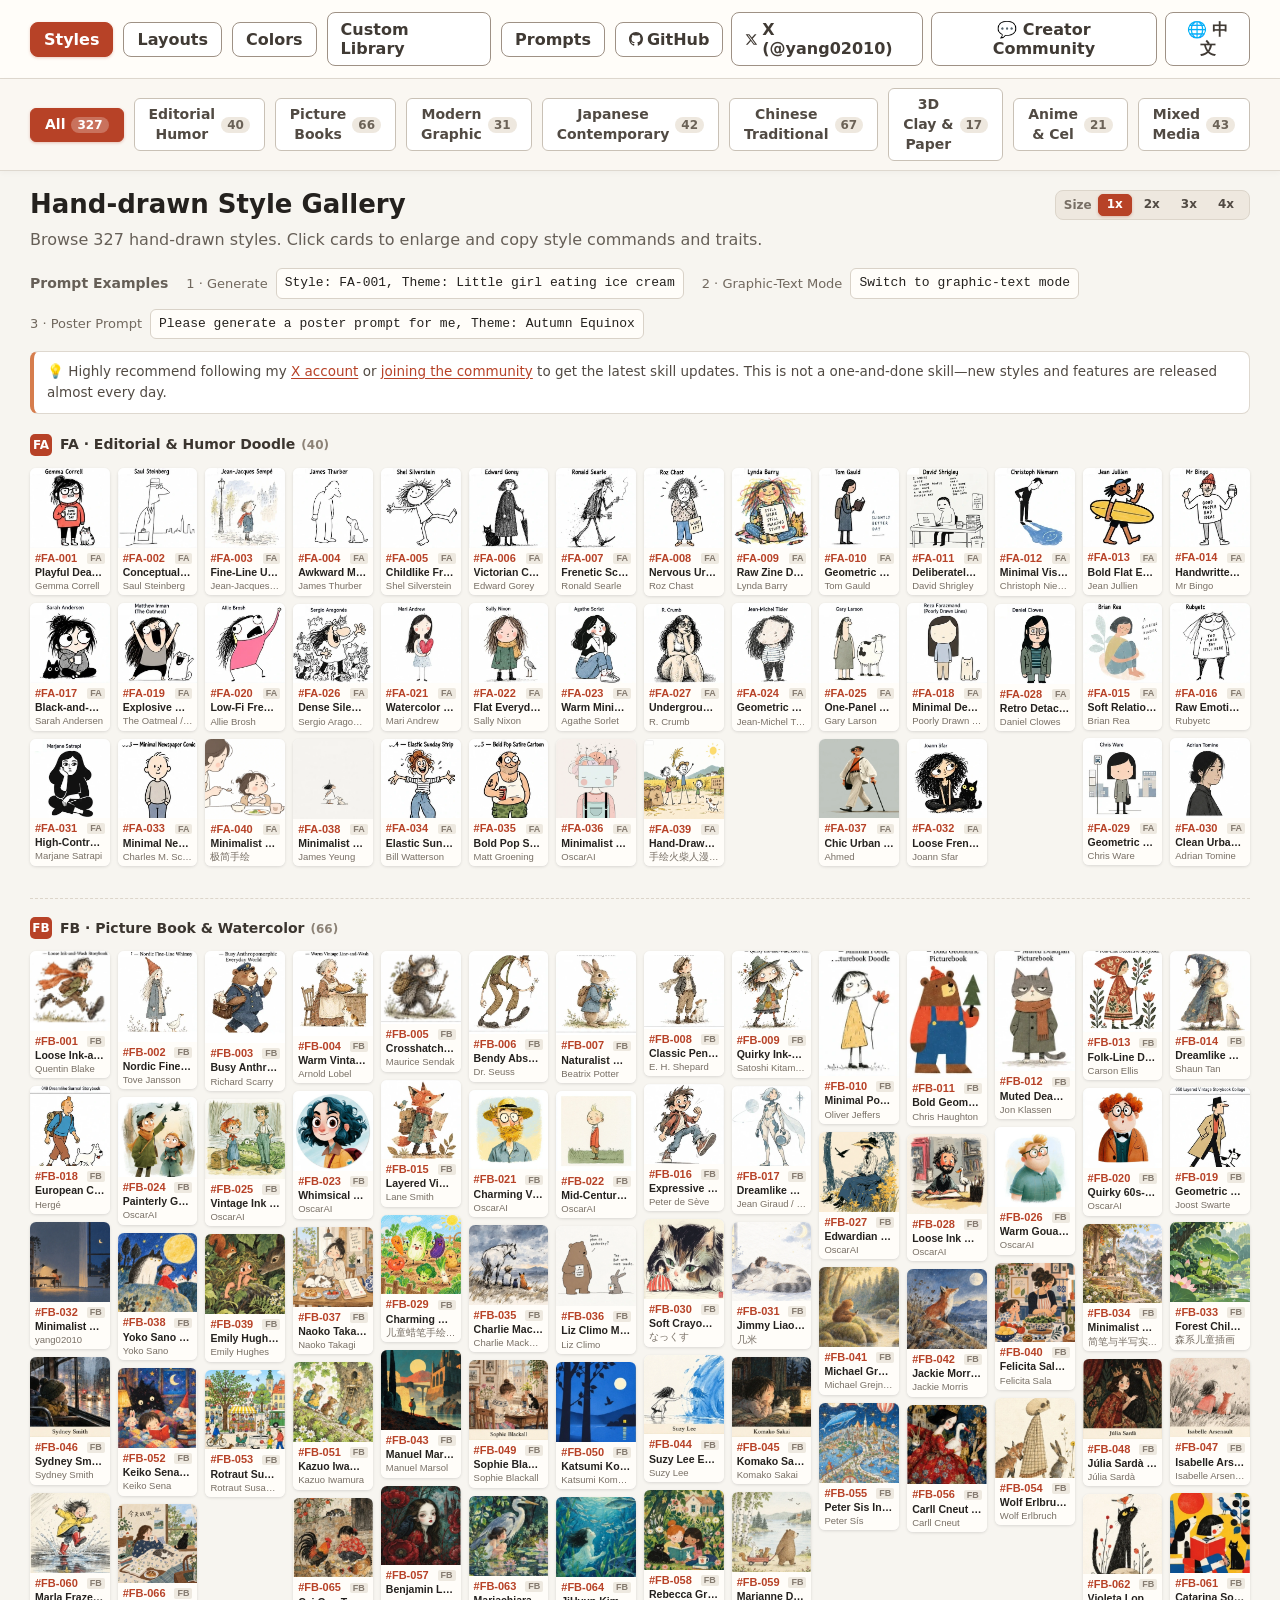
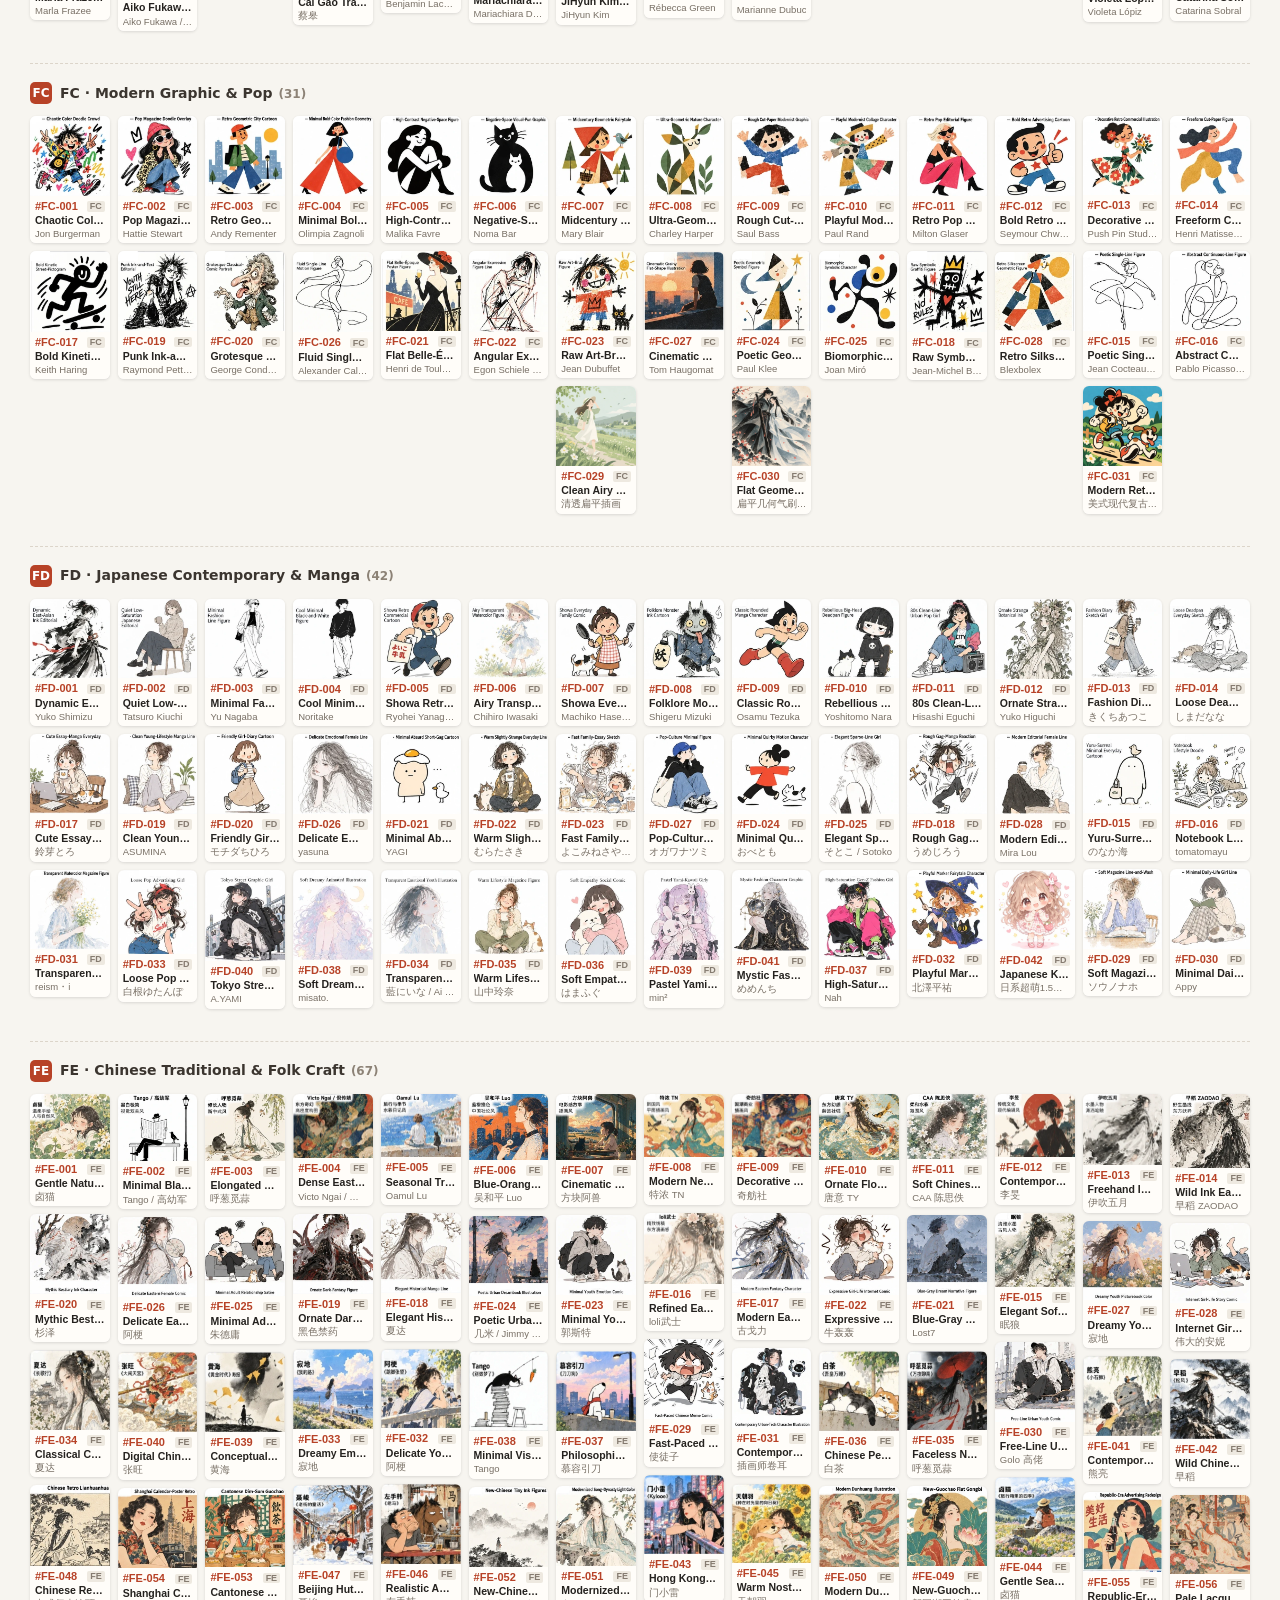
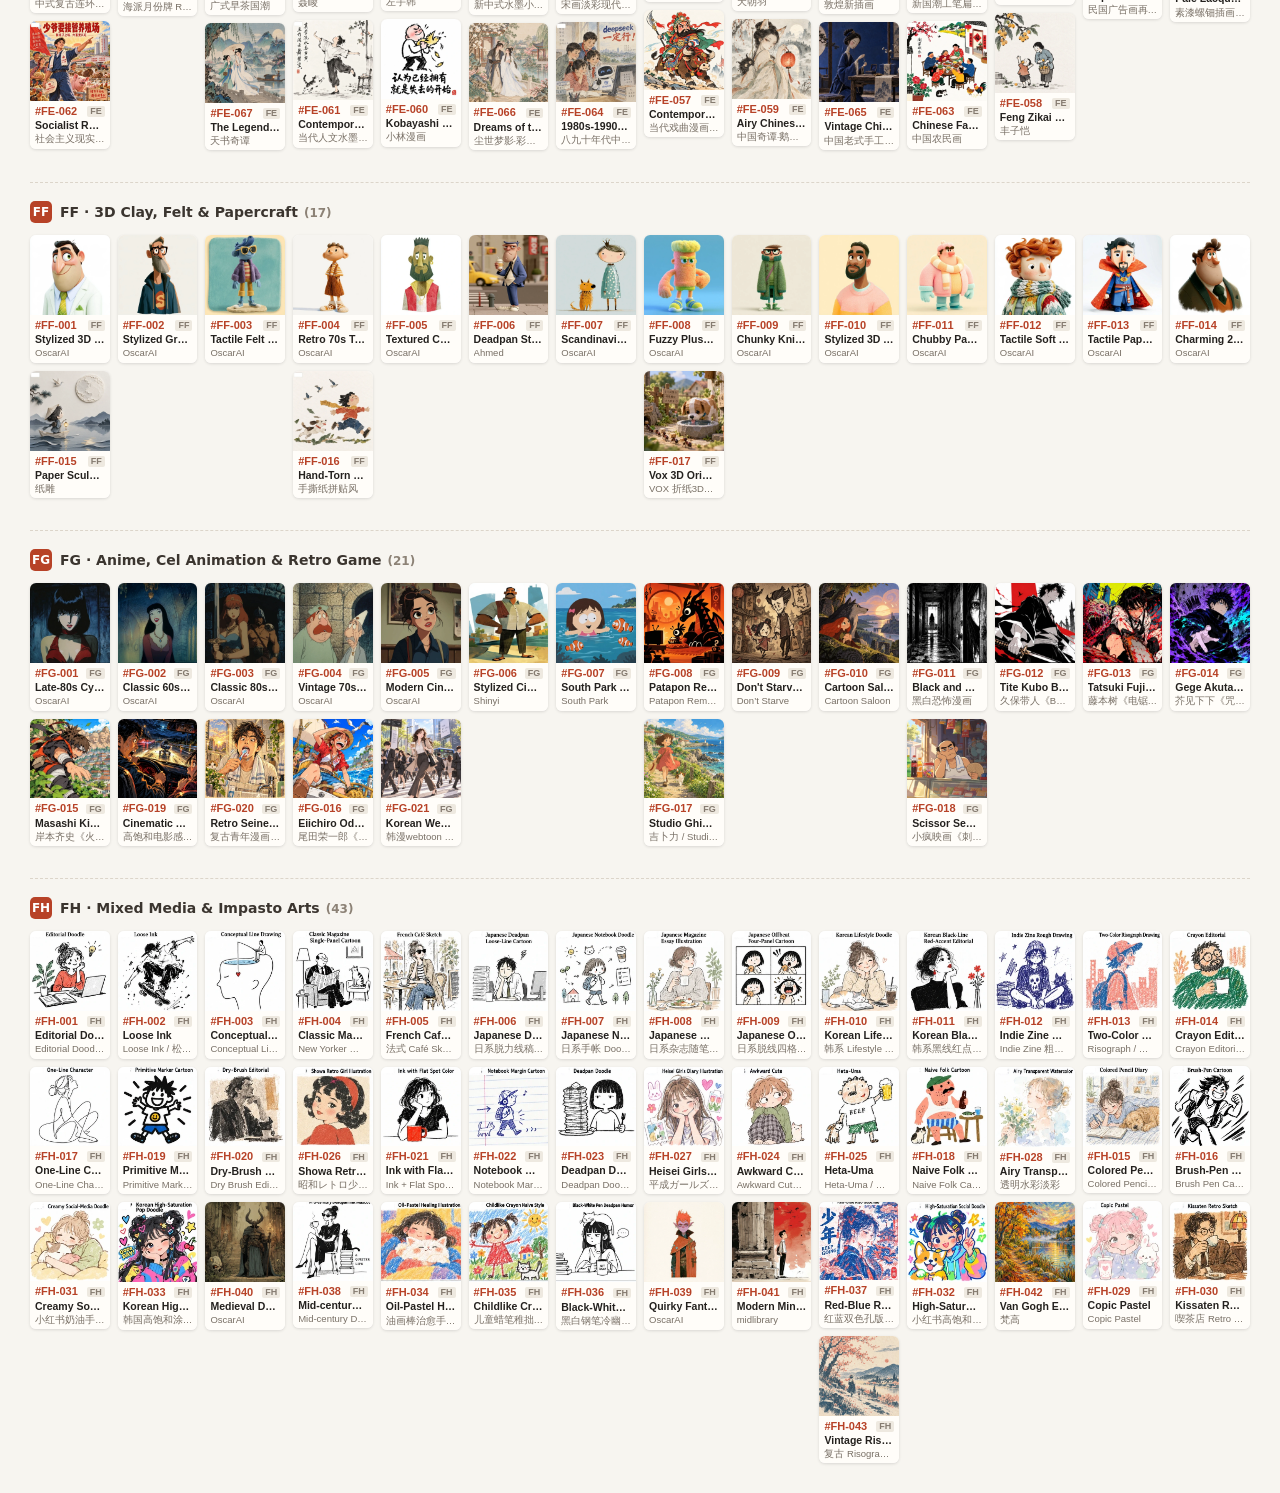
<file: static/handraw-style/skills/handdraw-style-prompter/gallery/index.html>
<!doctype html>
<html lang="zh-CN"><head><meta charset="utf-8"><meta name="viewport" content="width=device-width, initial-scale=1">
<title>手绘风格编号画廊</title><style>
:root{color:#24211e;background:#f7f5f0;font:16px/1.5 system-ui,"Microsoft YaHei",sans-serif}
body{margin:0}
main{max-width:1440px;margin:auto;padding:18px 30px 30px}
.sticky-header{position:sticky;top:0;z-index:100}
.site-nav{display:flex;align-items:center;gap:10px;margin:0;padding:12px 30px;border-bottom:1px solid #ded8cf;background:#fffdf9}
.site-nav a{border:1px solid #9e9185;border-radius:8px;background:#fff;color:#403a34;padding:7px 13px;text-decoration:none;font-weight:800;line-height:1.2;transition:background .15s,color .15s,border-color .15s}
.site-nav a:hover{border-color:#b74227;background:#fff0eb;color:#9f351f}
.site-nav a[aria-current="page"]{border-color:#b74227;background:#b74227;color:#fff;box-shadow:0 1px 3px #b7422744}
.nav-right{margin-left:auto;display:flex;align-items:center;gap:8px}
.nav-ext{display:inline-flex;align-items:center;font-weight:700}
.nav-btn{border:1px solid #9e9185;border-radius:8px;background:#fff;color:#403a34;padding:7px 13px;font:inherit;font-weight:700;line-height:1.2;cursor:pointer;transition:background .15s,color .15s,border-color .15s}
.nav-btn:hover{border-color:#b74227;background:#fff0eb;color:#9f351f}
.nav-btn:focus-visible,.site-nav a:focus-visible{outline:3px solid #d67d4d;outline-offset:3px}
.sub-nav{display:flex;gap:10px;align-items:center;padding:9px 30px;background:#faf7f2;border-bottom:1px solid #ded8cf;box-shadow:0 2px 6px rgba(0,0,0,0.03)}
.filter{display:inline-flex;align-items:center;gap:6px;border:1px solid #c9c1b6;border-radius:6px;background:#fff;color:#514a43;padding:6px 14px;font:inherit;font-size:14px;font-weight:600;line-height:1.4;cursor:pointer;transition:background .15s,color .15s,border-color .15s,box-shadow .15s}
.filter:hover{border-color:#b74227;color:#b74227;background:#fff8f5}
.filter span{display:inline-block;padding:1px 6px;border-radius:999px;background:#eee8df;color:#6b6257;font-size:12px;font-weight:700;font-variant-numeric:tabular-nums;line-height:1.2;transition:all .15s}
.filter.is-active{border-color:#b74227;background:#b74227;color:#fff;box-shadow:0 1px 3px rgba(183,66,39,0.3)}
.filter.is-active span{background:rgba(255,255,255,0.25);color:#fff}
h1{margin:0}
.lead{margin:8px 0 16px;color:#665f57}
.prompt-examples{display:flex;align-items:center;flex-wrap:wrap;gap:10px 18px;margin:12px 0 20px}
.prompt-examples h2{margin:0;color:#665f57;font-size:14px;font-weight:600}
.prompt-example{display:flex;align-items:center;gap:8px;min-width:0}
.prompt-label{color:#71685e;font-size:13px;white-space:nowrap}
.prompt-value{padding:5px 8px;border:1px solid #d9d2c8;border-radius:6px;background:#fffdf9;color:#24211e;font:13px/1.4 ui-monospace,SFMono-Regular,Consolas,"Liberation Mono",monospace;white-space:nowrap}
.prompt-notice{width:100%;box-sizing:border-box;margin:2px 0 0;padding:9px 13px;border:1px solid #ded8cf;border-left:4px solid #d67d4d;border-radius:8px;background:#fff;color:#514a43;font-size:13.5px;line-height:1.6}
.prompt-notice a,.prompt-notice button{color:#b74227;font-weight:700;text-decoration:underline;text-underline-offset:2px;background:transparent;border:0;padding:0;font:inherit;cursor:pointer;display:inline}
.prompt-notice a:hover,.prompt-notice button:hover{color:#9f351f}
.update-status{display:flex;align-items:center;gap:8px;flex-wrap:wrap;margin:14px 0 18px;padding:9px 12px;border-left:3px solid #8b8177;background:#ece8e2;color:#514a43;font-size:14px}
.update-status strong{color:#24211e}
.update-status.is-update{border-color:#b74227;background:#fff0eb;color:#7f3022}
.update-status button{border:1px solid currentColor;border-radius:6px;background:transparent;color:inherit;padding:4px 8px;font:inherit;cursor:pointer}
.update-status button:hover{background:#ffffff80}
.gallery-root{display:block}
.style-group{margin-top:32px}
.style-group.is-first,.is-filtered .style-group{margin-top:10px}
.group-header{display:flex;align-items:center;gap:8px;padding-top:18px;border-top:1px dashed #dcd5ca;margin-bottom:12px}
.style-group.is-first .group-header,.is-filtered .group-header{border-top:none;padding-top:0}
.group-badge{display:inline-flex;align-items:center;justify-content:center;width:22px;height:22px;background:#b74227;color:#fff;font-size:12px;font-weight:800;border-radius:5px;line-height:1;flex-shrink:0}
.group-title{margin:0;font-size:14px;font-weight:700;color:#3b352f;display:flex;align-items:baseline;gap:6px}
.group-count{font-size:12px;color:#8c8276;font-weight:600;font-variant-numeric:tabular-nums}
.gallery{--columns:14;--gap:8px;display:grid;grid-template-columns:repeat(var(--columns),minmax(0,1fr));gap:var(--gap);align-items:start}
.masonry-column{display:flex;flex-direction:column;gap:var(--gap);min-width:0}
.style-card{display:block;box-sizing:border-box;position:relative;width:100%;margin:0;padding:0;border:0;border-radius:6px;background:#fff;box-shadow:0 1px 3px #0000001f;overflow:hidden;cursor:zoom-in;text-align:left;transition:transform .15s ease,box-shadow .15s ease}
.style-card:hover{transform:scale(1.04);z-index:5;box-shadow:0 4px 12px rgba(0,0,0,0.18)}
.style-card:focus-visible,.filter:focus-visible,.copy:focus-visible,.close:focus-visible{outline:2px solid #d67d4d;outline-offset:2px}
.style-card img{display:block;width:100%;height:auto;background:#ede8e1}
.style-info{display:block;padding:4px 5px;background:#fffdf9}
.style-header{display:flex;align-items:center;justify-content:space-between;margin-bottom:1px}
.style-num{color:#b74227;font-weight:850;font-size:11px;font-variant-numeric:tabular-nums;line-height:1.2}
.style-group-pill{font-size:9px;font-weight:700;color:#857b70;background:#eee9e0;padding:0 3px;border-radius:2px;line-height:1.2}
.style-name{display:block;font-weight:700;font-size:10.5px;color:#24211e;overflow:hidden;text-overflow:ellipsis;white-space:nowrap;line-height:1.25}
.style-ref{display:block;font-size:9.5px;color:#786f65;margin-top:1px;overflow:hidden;text-overflow:ellipsis;white-space:nowrap;line-height:1.2}
dialog#preview{width:min(94vw,960px);max-height:94vh;padding:18px;border:0;border-radius:14px;background:#171513;color:#fff;box-shadow:0 20px 70px #0008;box-sizing:border-box}
dialog::backdrop{background:#000b}
.dialog-content{display:flex;flex-direction:column;max-height:86vh}
.dialog-image-box{display:flex;align-items:center;justify-content:center;min-height:0;flex:1 1 auto;overflow:hidden}
dialog img{display:block;max-width:100%;max-height:60vh;margin:auto;object-fit:contain;border-radius:8px}
.dialog-body{margin-top:12px;display:flex;flex-direction:column;gap:8px;flex-shrink:0}
.dialog-title-row{display:flex;align-items:baseline;justify-content:space-between;gap:12px;flex-wrap:wrap}
.dialog-title{margin:0;font-size:17px;font-weight:700;color:#fff}
.dialog-ref{font-size:13.5px;color:#c4bbb0}
.dialog-traits{background:#23201d;border:1px solid #3d3731;border-radius:8px;padding:9px 12px;font-size:13px;line-height:1.5;color:#ded8cf;max-height:14vh;overflow-y:auto}
.dialog-actions{display:flex;align-items:center;gap:10px;margin-top:4px}
.copy,.close{border:0;border-radius:7px;padding:7px 12px;font:inherit;font-size:13.5px;font-weight:600;cursor:pointer;transition:background .15s,opacity .15s}
.copy{background:#b74227;color:#fff}
.copy:hover{background:#cf4f33}
.copy-secondary{background:#38332c;color:#ded8cf;border:1px solid #544d44}
.copy-secondary:hover{background:#4a443b;color:#fff}
.close{background:#332f2b;color:#ded8cf;margin-left:auto}
.close:hover{background:#47423d;color:#fff}
.dialog-tip{margin:6px 0 0;font-size:12px;color:#8e877e;text-align:center}
.visually-hidden{position:absolute;width:1px;height:1px;padding:0;margin:-1px;overflow:hidden;clip:rect(0,0,0,0);white-space:nowrap;border:0}
[hidden]{display:none!important}
@media(min-width:1441px){.gallery{--columns:16;--gap:8px}}
@media(max-width:1200px){.gallery{--columns:11;--gap:7px}}
@media(max-width:960px){.gallery{--columns:9;--gap:6px}}
@media(max-width:760px){main{padding:14px 16px 20px}
.site-nav{padding:10px 16px;flex-wrap:wrap;gap:8px}
.nav-right{width:100%;justify-content:flex-start;gap:6px;margin-left:0}
.site-nav a,.nav-btn{padding:6px 10px;font-size:13px}
.sub-nav{padding:8px 16px;gap:6px;overflow-x:auto;-webkit-overflow-scrolling:touch}
.filter{padding:4px 8px;font-size:12.5px;white-space:nowrap}
.prompt-examples{align-items:flex-start;flex-direction:column;gap:8px}
.prompt-example{flex-wrap:wrap}
.prompt-value{white-space:normal}
.gallery{--columns:7;--gap:6px}
.dialog-actions{flex-wrap:wrap}
.gallery-title-bar{gap:10px}
.gallery-title-bar h1{font-size:22px}
}
@media(max-width:560px){.gallery{--columns:5;--gap:5px}}
@media(max-width:400px){.gallery{--columns:4;--gap:4px}}
.gallery-title-bar{display:flex;align-items:center;justify-content:space-between;gap:14px;flex-wrap:wrap;margin:0 0 2px}
.gallery-title-bar h1{margin:0;font-size:26px;font-weight:800;color:#24211e;line-height:1.2}
.size-switcher{display:inline-flex;align-items:center;gap:6px;background:#eee8df;padding:3px 6px;border-radius:8px;border:1px solid #dcd5ca;margin-left:auto}
.size-label{font-size:12px;color:#786f65;font-weight:700;line-height:1;margin-left:2px}
.size-btn-group{display:inline-flex;align-items:center;gap:3px}
.size-btn{border:1px solid transparent;background:transparent;color:#514a43;font:inherit;font-size:12px;font-weight:750;padding:2px 8px;border-radius:5px;cursor:pointer;line-height:1.3;transition:background .15s,color .15s,border-color .15s,box-shadow .15s}
.size-btn:hover{color:#b74227;background:#ffffffa0}
.size-btn.is-active{background:#b74227;color:#fff;border-color:#b74227;box-shadow:0 1px 3px rgba(183,66,39,0.3)}
.size-btn:focus-visible{outline:2px solid #d67d4d;outline-offset:1px}

[data-size="2x"] .gallery{--columns:7;--gap:10px}
[data-size="2x"] .style-info{padding:6px 7px}
[data-size="2x"] .style-num{font-size:12px}
[data-size="2x"] .style-group-pill{font-size:10px;padding:1px 4px}
[data-size="2x"] .style-name{font-size:12px}
[data-size="2x"] .style-ref{font-size:11px}
@media(min-width:1441px){[data-size="2x"] .gallery{--columns:8;--gap:10px}}
@media(max-width:1200px){[data-size="2x"] .gallery{--columns:6;--gap:9px}}
@media(max-width:960px){[data-size="2x"] .gallery{--columns:5;--gap:8px}}
@media(max-width:760px){[data-size="2x"] .gallery{--columns:4;--gap:8px}}
@media(max-width:560px){[data-size="2x"] .gallery{--columns:3;--gap:7px}}
@media(max-width:400px){[data-size="2x"] .gallery{--columns:2;--gap:6px}}

[data-size="3x"] .gallery{--columns:5;--gap:12px}
[data-size="3x"] .style-info{padding:8px 9px}
[data-size="3x"] .style-num{font-size:13px}
[data-size="3x"] .style-group-pill{font-size:11px;padding:1px 5px}
[data-size="3x"] .style-name{font-size:13px}
[data-size="3x"] .style-ref{font-size:12px}
@media(min-width:1441px){[data-size="3x"] .gallery{--columns:5;--gap:12px}}
@media(max-width:1200px){[data-size="3x"] .gallery{--columns:4;--gap:10px}}
@media(max-width:960px){[data-size="3x"] .gallery{--columns:3;--gap:10px}}
@media(max-width:760px){[data-size="3x"] .gallery{--columns:3;--gap:8px}}
@media(max-width:560px){[data-size="3x"] .gallery{--columns:2;--gap:8px}}
@media(max-width:400px){[data-size="3x"] .gallery{--columns:2;--gap:6px}}

[data-size="4x"] .gallery{--columns:3;--gap:14px}
[data-size="4x"] .style-info{padding:9px 11px}
[data-size="4x"] .style-num{font-size:14px}
[data-size="4x"] .style-group-pill{font-size:11.5px;padding:2px 5px}
[data-size="4x"] .style-name{font-size:14px}
[data-size="4x"] .style-ref{font-size:12.5px}
@media(min-width:1441px){[data-size="4x"] .gallery{--columns:4;--gap:14px}}
@media(max-width:1200px){[data-size="4x"] .gallery{--columns:3;--gap:12px}}
@media(max-width:960px){[data-size="4x"] .gallery{--columns:3;--gap:12px}}
@media(max-width:760px){[data-size="4x"] .gallery{--columns:2;--gap:10px}}
@media(max-width:560px){[data-size="4x"] .gallery{--columns:2;--gap:8px}}
@media(max-width:400px){[data-size="4x"] .gallery{--columns:1;--gap:8px}}
</style></head>
<body>
<header class="sticky-header">
<nav class="site-nav" aria-label="画廊导航"><a href="index.html" aria-current="page" data-i18n="stylesNav">风格画廊</a><a href="layouts.html" data-i18n="layoutsNav">图型画廊</a><a href="colors.html" data-i18n="colorsNav">色彩画廊</a><a href="assets.html" data-i18n="assetsNav">自建图库</a><a href="tutorials.html" data-i18n="tutorialsNav">提示词</a><div class="nav-right"><a class="nav-ext" href="https://github.com/yang0/handraw-style" target="_blank" rel="noopener noreferrer" title="GitHub 仓库"><svg width="14" height="14" viewBox="0 0 16 16" fill="currentColor" style="vertical-align:-2px;margin-right:4px" aria-hidden="true"><path d="M8 0C3.58 0 0 3.58 0 8c0 3.54 2.29 6.53 5.47 7.59.4.07.55-.17.55-.38 0-.19-.01-.82-.01-1.49-2.01.37-2.53-.49-2.69-.94-.09-.23-.48-.94-.82-1.13-.28-.15-.68-.52-.01-.53.63-.01 1.08.58 1.23.82.72 1.21 1.87.87 2.33.66.07-.52.28-.87.51-1.07-1.78-.2-3.64-.89-3.64-3.95 0-.87.31-1.59.82-2.15-.08-.2-.36-1.02.08-2.12 0 0 .67-.21 2.2.82.64-.18 1.32-.27 2-.27.68 0 1.36.09 2 .27 1.53-1.04 2.2-.82 2.2-.82.44 1.1.16 1.92.08 2.12.51.56.82 1.27.82 2.15 0 3.07-1.87 3.75-3.65 3.95.29.25.54.73.54 1.48 0 1.07-.01 1.93-.01 2.2 0 .21.15.46.55.38A8.013 8.013 0 0016 8c0-4.42-3.58-8-8-8z"/></svg>GitHub</a><a class="nav-ext" href="https://x.com/yang02010" target="_blank" rel="noopener noreferrer" title="X (Twitter) @yang02010"><svg width="13" height="13" viewBox="0 0 24 24" fill="currentColor" style="vertical-align:-2px;margin-right:4px" aria-hidden="true"><path d="M18.244 2.25h3.308l-7.227 8.26 8.502 11.24H16.17l-5.214-6.817L4.99 21.75H1.68l7.73-8.835L1.254 2.25H8.08l4.713 6.231zm-1.161 17.52h1.833L7.084 4.126H5.117z"/></svg>X (@yang02010)</a><button class="nav-btn" id="wechat-btn" type="button" data-i18n="wechatBtn">💬 创作变现交流群</button><button class="nav-btn" id="lang-btn" type="button" aria-label="Switch Language">🌐 EN / 中</button></div></nav>
<nav class="sub-nav filters" aria-label="风格分类"><button class="filter is-active" type="button" data-group="all" data-label-zh="全部" data-label-en="All">全部 <span>327</span></button><button class="filter" type="button" data-group="FA" data-label-zh="国际社论" data-label-en="Editorial Humor">国际社论 <span>40</span></button><button class="filter" type="button" data-group="FB" data-label-zh="经典绘本" data-label-en="Picture Books">经典绘本 <span>66</span></button><button class="filter" type="button" data-group="FC" data-label-zh="现代平面" data-label-en="Modern Graphic">现代平面 <span>31</span></button><button class="filter" type="button" data-group="FD" data-label-zh="日本当代" data-label-en="Japanese Contemporary">日本当代 <span>42</span></button><button class="filter" type="button" data-group="FE" data-label-zh="新国风非遗" data-label-en="Chinese Traditional">新国风非遗 <span>67</span></button><button class="filter" type="button" data-group="FF" data-label-zh="3D黏土纸雕" data-label-en="3D Clay & Paper">3D黏土纸雕 <span>17</span></button><button class="filter" type="button" data-group="FG" data-label-zh="动漫和赛璐璐" data-label-en="Anime & Cel">动漫和赛璐璐 <span>21</span></button><button class="filter" type="button" data-group="FH" data-label-zh="先锋综合" data-label-en="Mixed Media">先锋综合 <span>43</span></button></nav>
</header>
<main data-local-version="1.8.5" data-remote-version-url="https://raw.githubusercontent.com/yang0/handraw-style/master/skills/handdraw-style-prompter/references/version.json">
<div class="gallery-title-bar">
<h1 data-i18n="title">手绘风格编号画廊</h1>
<div class="size-switcher" role="group" aria-label="图片尺寸">
<span class="size-label" data-i18n="sizeLabel">尺寸</span>
<div class="size-btn-group">
<button type="button" class="size-btn is-active" data-size="1x">1x</button>
<button type="button" class="size-btn" data-size="2x">2x</button>
<button type="button" class="size-btn" data-size="3x">3x</button>
<button type="button" class="size-btn" data-size="4x">4x</button>
</div>
</div>
</div>
<p class="lead" data-i18n="lead">浏览 327 种手绘风格，点击卡片放大查看并复制生图指令与特征词。</p>
<section class="prompt-examples" aria-labelledby="prompt-examples-title">
<h2 id="prompt-examples-title" data-i18n="promptTitle">提示词案例</h2>
<div class="prompt-example"><span class="prompt-label" data-i18n="ex1Label">1 · 出图</span><code class="prompt-value" data-i18n="ex1Code">风格：001，主题：吃冰淇淋的小姑娘</code></div>
<div class="prompt-example"><span class="prompt-label" data-i18n="ex2Label">2 · 切换图文模式</span><code class="prompt-value" data-i18n="ex2Code">切换为图文模式</code></div>
<div class="prompt-example"><span class="prompt-label" data-i18n="ex3Label">3 · 海报提示词</span><code class="prompt-value" data-i18n="ex3Code">请帮我出海报提示词， 主题：秋分</code></div>
<div class="prompt-notice" data-i18n-html="promptNotice">💡 强烈推荐大家关注我的<a href="https://x.com/yang02010" target="_blank" rel="noopener noreferrer">x账号</a>，或者<button type="button" class="open-wechat-modal">加入交流群</button>获取skill更新的最新信息。因为这不是一个发布就完事的skill，这段时间几乎每天都会有新的风格或者功能发布。</div>
</section>
<section id="update-status" class="update-status" role="status" aria-live="polite" hidden></section>
<h2 data-i18n="stylesTitle" class="visually-hidden">风格索引（327）</h2>
<section id="gallery" class="gallery-root"><section class="style-group is-first" data-group="FA"><div class="group-header"><span class="group-badge">FA</span><h2 class="group-title" data-zh="国际社论幽默" data-en="Editorial &amp; Humor Doodle">FA · 国际社论幽默 <span class="group-count">(40)</span></h2></div><div class="gallery group-gallery"><button class="style-card" type="button" data-number="FA-001" data-group="FA" data-legacy="001" data-image="../../../images/individual/FA/FA-001.webp" data-name="Playful Deadpan Doodle" data-reference="Gemma Correll" data-traits="松散黑线、怪萌人物、少量点色、白底、日常吐槽与尴尬幽默；人物轮廓优先于细节堆砌，脸型、头身比例与手脚形状要形成清楚而独立的视觉语言；表情偏冷脸、尴尬或突然夸张，姿态要有明确喜剧节奏，避免统一的可爱微笑。" title="#FA-001 · Playful Deadpan Doodle (Gemma Correll)" aria-label="查看 #FA-001 Playful Deadpan Doodle"><img src="../../../images/individual/FA/FA-001.webp" alt="#FA-001 Playful Deadpan Doodle" loading="lazy"><span class="style-info"><span class="style-header"><span class="style-num">#FA-001</span><span class="style-group-pill">FA</span></span><span class="style-name">Playful Deadpan Doodle</span><span class="style-ref">Gemma Correll</span></span></button>
<button class="style-card" type="button" data-number="FA-002" data-group="FA" data-legacy="002" data-image="../../../images/individual/FA/FA-002.webp" data-name="Conceptual Continuous-Line Editorial" data-reference="Saul Steinberg" data-traits="极简线描、连续线、概念隐喻、人与空间一体化、智性幽默。" title="#FA-002 · Conceptual Continuous-Line Editorial (Saul Steinberg)" aria-label="查看 #FA-002 Conceptual Continuous-Line Editorial"><img src="../../../images/individual/FA/FA-002.webp" alt="#FA-002 Conceptual Continuous-Line Editorial" loading="lazy"><span class="style-info"><span class="style-header"><span class="style-num">#FA-002</span><span class="style-group-pill">FA</span></span><span class="style-name">Conceptual Continuous-Line Editorial</span><span class="style-ref">Saul Steinberg</span></span></button>
<button class="style-card" type="button" data-number="FA-003" data-group="FA" data-legacy="003" data-image="../../../images/individual/FA/FA-003.webp" data-name="Fine-Line Urban Miniature" data-reference="Jean-Jacques Sempé" data-traits="极细钢笔线、小人物大空间、大量留白、温柔法式都市幽默。" title="#FA-003 · Fine-Line Urban Miniature (Jean-Jacques Sempé)" aria-label="查看 #FA-003 Fine-Line Urban Miniature"><img src="../../../images/individual/FA/FA-003.webp" alt="#FA-003 Fine-Line Urban Miniature" loading="lazy"><span class="style-info"><span class="style-header"><span class="style-num">#FA-003</span><span class="style-group-pill">FA</span></span><span class="style-name">Fine-Line Urban Miniature</span><span class="style-ref">Jean-Jacques Sempé</span></span></button>
<button class="style-card" type="button" data-number="FA-004" data-group="FA" data-legacy="004" data-image="../../../images/individual/FA/FA-004.webp" data-name="Awkward Minimal Ink Cartoon" data-reference="James Thurber" data-traits="故意笨拙的极简线条、比例失衡、几笔成形、冷幽默。" title="#FA-004 · Awkward Minimal Ink Cartoon (James Thurber)" aria-label="查看 #FA-004 Awkward Minimal Ink Cartoon"><img src="../../../images/individual/FA/FA-004.webp" alt="#FA-004 Awkward Minimal Ink Cartoon" loading="lazy"><span class="style-info"><span class="style-header"><span class="style-num">#FA-004</span><span class="style-group-pill">FA</span></span><span class="style-name">Awkward Minimal Ink Cartoon</span><span class="style-ref">James Thurber</span></span></button>
<button class="style-card" type="button" data-number="FA-005" data-group="FA" data-legacy="005" data-image="../../../images/individual/FA/FA-005.webp" data-name="Childlike Free-Line Humor" data-reference="Shel Silverstein" data-traits="极简黑线、儿童式自由造型、荒诞动作、低细节。" title="#FA-005 · Childlike Free-Line Humor (Shel Silverstein)" aria-label="查看 #FA-005 Childlike Free-Line Humor"><img src="../../../images/individual/FA/FA-005.webp" alt="#FA-005 Childlike Free-Line Humor" loading="lazy"><span class="style-info"><span class="style-header"><span class="style-num">#FA-005</span><span class="style-group-pill">FA</span></span><span class="style-name">Childlike Free-Line Humor</span><span class="style-ref">Shel Silverstein</span></span></button>
<button class="style-card" type="button" data-number="FA-006" data-group="FA" data-legacy="006" data-image="../../../images/individual/FA/FA-006.webp" data-name="Victorian Crosshatch Gothic Cartoon" data-reference="Edward Gorey" data-traits="黑白钢笔、密集排线、维多利亚气息、古怪冷峻黑色幽默。" title="#FA-006 · Victorian Crosshatch Gothic Cartoon (Edward Gorey)" aria-label="查看 #FA-006 Victorian Crosshatch Gothic Cartoon"><img src="../../../images/individual/FA/FA-006.webp" alt="#FA-006 Victorian Crosshatch Gothic Cartoon" loading="lazy"><span class="style-info"><span class="style-header"><span class="style-num">#FA-006</span><span class="style-group-pill">FA</span></span><span class="style-name">Victorian Crosshatch Gothic Cartoon</span><span class="style-ref">Edward Gorey</span></span></button>
<button class="style-card" type="button" data-number="FA-007" data-group="FA" data-legacy="007" data-image="../../../images/individual/FA/FA-007.webp" data-name="Frenetic Scratch-Ink Caricature" data-reference="Ronald Searle" data-traits="狂躁钢笔、断裂墨线、细长人体、尖锐夸张、动态极强。" title="#FA-007 · Frenetic Scratch-Ink Caricature (Ronald Searle)" aria-label="查看 #FA-007 Frenetic Scratch-Ink Caricature"><img src="../../../images/individual/FA/FA-007.webp" alt="#FA-007 Frenetic Scratch-Ink Caricature" loading="lazy"><span class="style-info"><span class="style-header"><span class="style-num">#FA-007</span><span class="style-group-pill">FA</span></span><span class="style-name">Frenetic Scratch-Ink Caricature</span><span class="style-ref">Ronald Searle</span></span></button>
<button class="style-card" type="button" data-number="FA-008" data-group="FA" data-legacy="008" data-image="../../../images/individual/FA/FA-008.webp" data-name="Nervous Urban Notebook Cartoon" data-reference="Roz Chast" data-traits="神经质手绘、歪斜线条、手写文字、都市焦虑式喜剧；人物轮廓优先于细节堆砌，脸型、头身比例与手脚形状要形成清楚而独立的视觉语言；表情与肢体动作要服从该风格的人格机制，避免回落为统一的标准Q版表情。" title="#FA-008 · Nervous Urban Notebook Cartoon (Roz Chast)" aria-label="查看 #FA-008 Nervous Urban Notebook Cartoon"><img src="../../../images/individual/FA/FA-008.webp" alt="#FA-008 Nervous Urban Notebook Cartoon" loading="lazy"><span class="style-info"><span class="style-header"><span class="style-num">#FA-008</span><span class="style-group-pill">FA</span></span><span class="style-name">Nervous Urban Notebook Cartoon</span><span class="style-ref">Roz Chast</span></span></button>
<button class="style-card" type="button" data-number="FA-009" data-group="FA" data-legacy="009" data-image="../../../images/individual/FA/FA-009.webp" data-name="Raw Zine Diary Cartoon" data-reference="Lynda Barry" data-traits="粗糙手帐、Zine 感、手写字、原始情绪、反精致；人物轮廓优先于细节堆砌，脸型、头身比例与手脚形状要形成清楚而独立的视觉语言；保留纸纹、颗粒、套印或手工媒介的不完美，强化独立出版物的触感。" title="#FA-009 · Raw Zine Diary Cartoon (Lynda Barry)" aria-label="查看 #FA-009 Raw Zine Diary Cartoon"><img src="../../../images/individual/FA/FA-009.webp" alt="#FA-009 Raw Zine Diary Cartoon" loading="lazy"><span class="style-info"><span class="style-header"><span class="style-num">#FA-009</span><span class="style-group-pill">FA</span></span><span class="style-name">Raw Zine Diary Cartoon</span><span class="style-ref">Lynda Barry</span></span></button>
<button class="style-card" type="button" data-number="FA-010" data-group="FA" data-legacy="010" data-image="../../../images/individual/FA/FA-010.webp" data-name="Geometric Literary Deadpan" data-reference="Tom Gauld" data-traits="极小几何人物、极简场景、文学/科技梗、冷面幽默；脸部与服装主动做减法，依靠清楚轮廓、眼口和少量关键形状建立人物辨识度；表情偏冷脸、尴尬或突然夸张，姿态要有明确喜剧节奏，避免统一的可爱微笑。" title="#FA-010 · Geometric Literary Deadpan (Tom Gauld)" aria-label="查看 #FA-010 Geometric Literary Deadpan"><img src="../../../images/individual/FA/FA-010.webp" alt="#FA-010 Geometric Literary Deadpan" loading="lazy"><span class="style-info"><span class="style-header"><span class="style-num">#FA-010</span><span class="style-group-pill">FA</span></span><span class="style-name">Geometric Literary Deadpan</span><span class="style-ref">Tom Gauld</span></span></button>
<button class="style-card" type="button" data-number="FA-011" data-group="FA" data-legacy="011" data-image="../../../images/individual/FA/FA-011.webp" data-name="Deliberately Bad Absurd Doodle" data-reference="David Shrigley" data-traits="故意画坏、粗糙黑线、幼稚造型、荒诞文字、强 meme 感；人物轮廓优先于细节堆砌，脸型、头身比例与手脚形状要形成清楚而独立的视觉语言；表情偏冷脸、尴尬或突然夸张，姿态要有明确喜剧节奏，避免统一的可爱微笑。" title="#FA-011 · Deliberately Bad Absurd Doodle (David Shrigley)" aria-label="查看 #FA-011 Deliberately Bad Absurd Doodle"><img src="../../../images/individual/FA/FA-011.webp" alt="#FA-011 Deliberately Bad Absurd Doodle" loading="lazy"><span class="style-info"><span class="style-header"><span class="style-num">#FA-011</span><span class="style-group-pill">FA</span></span><span class="style-name">Deliberately Bad Absurd Doodle</span><span class="style-ref">David Shrigley</span></span></button>
<button class="style-card" type="button" data-number="FA-012" data-group="FA" data-legacy="012" data-image="../../../images/individual/FA/FA-012.webp" data-name="Minimal Visual-Pun Editorial" data-reference="Christoph Niemann" data-traits="极简概念设计、物体重解释、视觉双关、脑洞型构图；脸部与服装主动做减法，依靠清楚轮廓、眼口和少量关键形状建立人物辨识度；表情与肢体动作要服从该风格的人格机制，避免回落为统一的标准Q版表情。" title="#FA-012 · Minimal Visual-Pun Editorial (Christoph Niemann)" aria-label="查看 #FA-012 Minimal Visual-Pun Editorial"><img src="../../../images/individual/FA/FA-012.webp" alt="#FA-012 Minimal Visual-Pun Editorial" loading="lazy"><span class="style-info"><span class="style-header"><span class="style-num">#FA-012</span><span class="style-group-pill">FA</span></span><span class="style-name">Minimal Visual-Pun Editorial</span><span class="style-ref">Christoph Niemann</span></span></button>
<button class="style-card" type="button" data-number="FA-013" data-group="FA" data-legacy="013" data-image="../../../images/individual/FA/FA-013.webp" data-name="Bold Flat Everyday Satire" data-reference="Jean Jullien" data-traits="粗黑轮廓、扁平色块、现代人物、互联网生活讽刺；以醒目外轮廓和大形组织人物，五官少而有力，动作通过肩胯与手脚方向直接传达；表情偏冷脸、尴尬或突然夸张，姿态要有明确喜剧节奏，避免统一的可爱微笑。" title="#FA-013 · Bold Flat Everyday Satire (Jean Jullien)" aria-label="查看 #FA-013 Bold Flat Everyday Satire"><img src="../../../images/individual/FA/FA-013.webp" alt="#FA-013 Bold Flat Everyday Satire" loading="lazy"><span class="style-info"><span class="style-header"><span class="style-num">#FA-013</span><span class="style-group-pill">FA</span></span><span class="style-name">Bold Flat Everyday Satire</span><span class="style-ref">Jean Jullien</span></span></button>
<button class="style-card" type="button" data-number="FA-014" data-group="FA" data-legacy="014" data-image="../../../images/individual/FA/FA-014.webp" data-name="Handwritten British Anti-Inspiration Cartoon" data-reference="Mr Bingo" data-traits="随手钢笔、手写字、恶趣味、英式反鸡汤幽默；保留明显手绘笔压、停顿与轻微不齐整感，让轮廓产生真实纸上绘制的节奏；表情偏冷脸、尴尬或突然夸张，姿态要有明确喜剧节奏，避免统一的可爱微笑。" title="#FA-014 · Handwritten British Anti-Inspiration Cartoon (Mr Bingo)" aria-label="查看 #FA-014 Handwritten British Anti-Inspiration Cartoon"><img src="../../../images/individual/FA/FA-014.webp" alt="#FA-014 Handwritten British Anti-Inspiration Cartoon" loading="lazy"><span class="style-info"><span class="style-header"><span class="style-num">#FA-014</span><span class="style-group-pill">FA</span></span><span class="style-name">Handwritten British Anti-Inspiration Cartoon</span><span class="style-ref">Mr Bingo</span></span></button>
<button class="style-card" type="button" data-number="FA-015" data-group="FA" data-legacy="015" data-image="../../../images/individual/FA/FA-015.webp" data-name="Soft Relationship Editorial Line Art" data-reference="Brian Rea" data-traits="极简人物线稿、人与关系、柔和色块、生活型社论；脸部与服装主动做减法，依靠清楚轮廓、眼口和少量关键形状建立人物辨识度；配色控制在柔和低刺激色域，用少量点色区分层次，背景保持轻和干净。" title="#FA-015 · Soft Relationship Editorial Line Art (Brian Rea)" aria-label="查看 #FA-015 Soft Relationship Editorial Line Art"><img src="../../../images/individual/FA/FA-015.webp" alt="#FA-015 Soft Relationship Editorial Line Art" loading="lazy"><span class="style-info"><span class="style-header"><span class="style-num">#FA-015</span><span class="style-group-pill">FA</span></span><span class="style-name">Soft Relationship Editorial Line Art</span><span class="style-ref">Brian Rea</span></span></button>
<button class="style-card" type="button" data-number="FA-016" data-group="FA" data-legacy="016" data-image="../../../images/individual/FA/FA-016.webp" data-name="Raw Emotional Internet Doodle" data-reference="Rubyetc" data-traits="粗糙黑线、极简人体、心理情绪、自嘲式互联网漫画；脸部与服装主动做减法，依靠清楚轮廓、眼口和少量关键形状建立人物辨识度；保留纸纹、颗粒、套印或手工媒介的不完美，强化独立出版物的触感。" title="#FA-016 · Raw Emotional Internet Doodle (Rubyetc)" aria-label="查看 #FA-016 Raw Emotional Internet Doodle"><img src="../../../images/individual/FA/FA-016.webp" alt="#FA-016 Raw Emotional Internet Doodle" loading="lazy"><span class="style-info"><span class="style-header"><span class="style-num">#FA-016</span><span class="style-group-pill">FA</span></span><span class="style-name">Raw Emotional Internet Doodle</span><span class="style-ref">Rubyetc</span></span></button>
<button class="style-card" type="button" data-number="FA-017" data-group="FA" data-legacy="017" data-image="../../../images/individual/FA/FA-017.webp" data-name="Black-and-White Reaction Diary Cartoon" data-reference="Sarah Andersen" data-traits="黑白简线、圆眼反应表情、松散黑发、日常衣着；人物常与小动物或生活物件并置，依靠简单轮廓和大面积留白塑造轻松的生活漫画感。" title="#FA-017 · Black-and-White Reaction Diary Cartoon (Sarah Andersen)" aria-label="查看 #FA-017 Black-and-White Reaction Diary Cartoon"><img src="../../../images/individual/FA/FA-017.webp" alt="#FA-017 Black-and-White Reaction Diary Cartoon" loading="lazy"><span class="style-info"><span class="style-header"><span class="style-num">#FA-017</span><span class="style-group-pill">FA</span></span><span class="style-name">Black-and-White Reaction Diary Cartoon</span><span class="style-ref">Sarah Andersen</span></span></button>
<button class="style-card" type="button" data-number="FA-018" data-group="FA" data-legacy="018" data-image="../../../images/individual/FA/FA-018.webp" data-name="Minimal Deadpan Dialogue Cartoon" data-reference="Poorly Drawn Lines / Reza Farazmand" data-traits="极简圆头人物、面无表情、简单动物、灰蓝与米色小色块；人物和动物以干净轮廓置于白底中，靠冷淡姿态和微小关系制造荒诞幽默。" title="#FA-018 · Minimal Deadpan Dialogue Cartoon (Poorly Drawn Lines / Reza Farazmand)" aria-label="查看 #FA-018 Minimal Deadpan Dialogue Cartoon"><img src="../../../images/individual/FA/FA-018.webp" alt="#FA-018 Minimal Deadpan Dialogue Cartoon" loading="lazy"><span class="style-info"><span class="style-header"><span class="style-num">#FA-018</span><span class="style-group-pill">FA</span></span><span class="style-name">Minimal Deadpan Dialogue Cartoon</span><span class="style-ref">Poorly Drawn Lines / Reza Farazmand</span></span></button>
<button class="style-card" type="button" data-number="FA-019" data-group="FA" data-legacy="019" data-image="../../../images/individual/FA/FA-019.webp" data-name="Explosive Webcomic Exaggeration" data-reference="The Oatmeal / Matthew Inman" data-traits="粗黑线、夸张圆眼、张大嘴、头发和四肢大幅甩动；人物常与动物同框，以强烈动作、巨大表情和少量灰黑色块形成爆发式网络漫画效果。" title="#FA-019 · Explosive Webcomic Exaggeration (The Oatmeal / Matthew Inman)" aria-label="查看 #FA-019 Explosive Webcomic Exaggeration"><img src="../../../images/individual/FA/FA-019.webp" alt="#FA-019 Explosive Webcomic Exaggeration" loading="lazy"><span class="style-info"><span class="style-header"><span class="style-num">#FA-019</span><span class="style-group-pill">FA</span></span><span class="style-name">Explosive Webcomic Exaggeration</span><span class="style-ref">The Oatmeal / Matthew Inman</span></span></button>
<button class="style-card" type="button" data-number="FA-020" data-group="FA" data-legacy="020" data-image="../../../images/individual/FA/FA-020.webp" data-name="Low-Fi Frenzy Cartoon" data-reference="Allie Brosh" data-traits="粗糙鼠绘感、黑色乱发、极端大眼大嘴、粉色大色块、单人失控动作；保留低保真数字涂画的不规整轮廓和直接粗粝的互联网幽默。" title="#FA-020 · Low-Fi Frenzy Cartoon (Allie Brosh)" aria-label="查看 #FA-020 Low-Fi Frenzy Cartoon"><img src="../../../images/individual/FA/FA-020.webp" alt="#FA-020 Low-Fi Frenzy Cartoon" loading="lazy"><span class="style-info"><span class="style-header"><span class="style-num">#FA-020</span><span class="style-group-pill">FA</span></span><span class="style-name">Low-Fi Frenzy Cartoon</span><span class="style-ref">Allie Brosh</span></span></button>
<button class="style-card" type="button" data-number="FA-021" data-group="FA" data-legacy="021" data-image="../../../images/individual/FA/FA-021.webp" data-name="Watercolor Handwritten Life Notes" data-reference="Mari Andrew" data-traits="极简女性人物、细黑线、细长四肢、柔和水彩点染；以红色心形等单一物件承载生活情绪，画面保持白底、留白和轻微纸张质感。" title="#FA-021 · Watercolor Handwritten Life Notes (Mari Andrew)" aria-label="查看 #FA-021 Watercolor Handwritten Life Notes"><img src="../../../images/individual/FA/FA-021.webp" alt="#FA-021 Watercolor Handwritten Life Notes" loading="lazy"><span class="style-info"><span class="style-header"><span class="style-num">#FA-021</span><span class="style-group-pill">FA</span></span><span class="style-name">Watercolor Handwritten Life Notes</span><span class="style-ref">Mari Andrew</span></span></button>
<button class="style-card" type="button" data-number="FA-022" data-group="FA" data-legacy="022" data-image="../../../images/individual/FA/FA-022.webp" data-name="Flat Everyday Women Lifestyle" data-reference="Sally Nixon" data-traits="日常女性人物、蓬松手绘线稿、低饱和外套与围巾、旁边的小鸟；姿态自然站立，服装和动物用清楚色块区分，整体保留生活速写的轻松感。" title="#FA-022 · Flat Everyday Women Lifestyle (Sally Nixon)" aria-label="查看 #FA-022 Flat Everyday Women Lifestyle"><img src="../../../images/individual/FA/FA-022.webp" alt="#FA-022 Flat Everyday Women Lifestyle" loading="lazy"><span class="style-info"><span class="style-header"><span class="style-num">#FA-022</span><span class="style-group-pill">FA</span></span><span class="style-name">Flat Everyday Women Lifestyle</span><span class="style-ref">Sally Nixon</span></span></button>
<button class="style-card" type="button" data-number="FA-023" data-group="FA" data-legacy="023" data-image="../../../images/individual/FA/FA-023.webp" data-name="Warm Minimal Female Line Cartoon" data-reference="Agathe Sorlet" data-traits="黑色简线、黑色长发女性、坐姿、白上衣与蓝色牛仔裤；以少量暖色腮红和红色鞋带点亮画面，背景保持干净，气质亲密而松弛。" title="#FA-023 · Warm Minimal Female Line Cartoon (Agathe Sorlet)" aria-label="查看 #FA-023 Warm Minimal Female Line Cartoon"><img src="../../../images/individual/FA/FA-023.webp" alt="#FA-023 Warm Minimal Female Line Cartoon" loading="lazy"><span class="style-info"><span class="style-header"><span class="style-num">#FA-023</span><span class="style-group-pill">FA</span></span><span class="style-name">Warm Minimal Female Line Cartoon</span><span class="style-ref">Agathe Sorlet</span></span></button>
<button class="style-card" type="button" data-number="FA-024" data-group="FA" data-legacy="024" data-image="../../../images/individual/FA/FA-024.webp" data-name="Geometric Fashion Deadpan" data-reference="Jean-Michel Tixier" data-traits="夸张大头、松散黑色短线、冷面人物、横条纹上衣、灰黑与浅色块；人物比例故意不协调，依靠简化脸部和粗略纹理形成时尚而疏离的幽默感。" title="#FA-024 · Geometric Fashion Deadpan (Jean-Michel Tixier)" aria-label="查看 #FA-024 Geometric Fashion Deadpan"><img src="../../../images/individual/FA/FA-024.webp" alt="#FA-024 Geometric Fashion Deadpan" loading="lazy"><span class="style-info"><span class="style-header"><span class="style-num">#FA-024</span><span class="style-group-pill">FA</span></span><span class="style-name">Geometric Fashion Deadpan</span><span class="style-ref">Jean-Michel Tixier</span></span></button>
<button class="style-card" type="button" data-number="FA-025" data-group="FA" data-legacy="025" data-image="../../../images/individual/FA/FA-025.webp" data-name="One-Panel Absurd Social Cartoon" data-reference="Gary Larson" data-traits="单格漫画、极简黑线、细长人物与动物并置、荒诞社会情境；人物和动物以克制的姿态和少量灰绿色块呈现一本正经的反逻辑幽默。" title="#FA-025 · One-Panel Absurd Social Cartoon (Gary Larson)" aria-label="查看 #FA-025 One-Panel Absurd Social Cartoon"><img src="../../../images/individual/FA/FA-025.webp" alt="#FA-025 One-Panel Absurd Social Cartoon" loading="lazy"><span class="style-info"><span class="style-header"><span class="style-num">#FA-025</span><span class="style-group-pill">FA</span></span><span class="style-name">One-Panel Absurd Social Cartoon</span><span class="style-ref">Gary Larson</span></span></button>
<button class="style-card" type="button" data-number="FA-026" data-group="FA" data-legacy="026" data-image="../../../images/individual/FA/FA-026.webp" data-name="Dense Silent Physical Comedy" data-reference="Sergio Aragonés" data-traits="密集小动物和小人物、粗黑线、夸张鼻子与张嘴大笑、四肢向外伸展；画面充满无字肢体喜剧和拥挤的动作信息。" title="#FA-026 · Dense Silent Physical Comedy (Sergio Aragonés)" aria-label="查看 #FA-026 Dense Silent Physical Comedy"><img src="../../../images/individual/FA/FA-026.webp" alt="#FA-026 Dense Silent Physical Comedy" loading="lazy"><span class="style-info"><span class="style-header"><span class="style-num">#FA-026</span><span class="style-group-pill">FA</span></span><span class="style-name">Dense Silent Physical Comedy</span><span class="style-ref">Sergio Aragonés</span></span></button>
<button class="style-card" type="button" data-number="FA-027" data-group="FA" data-legacy="027" data-image="../../../images/individual/FA/FA-027.webp" data-name="Underground Crosshatched Grotesque Cartoon" data-reference="R. Crumb" data-traits="黑色密排线、粗重轮廓、坐姿人物、夸张而不修饰的人体比例；皮肤、头发和衣物依靠密集交叉排线塑造，带有地下漫画的粗粝与怪诞。" title="#FA-027 · Underground Crosshatched Grotesque Cartoon (R. Crumb)" aria-label="查看 #FA-027 Underground Crosshatched Grotesque Cartoon"><img src="../../../images/individual/FA/FA-027.webp" alt="#FA-027 Underground Crosshatched Grotesque Cartoon" loading="lazy"><span class="style-info"><span class="style-header"><span class="style-num">#FA-027</span><span class="style-group-pill">FA</span></span><span class="style-name">Underground Crosshatched Grotesque Cartoon</span><span class="style-ref">R. Crumb</span></span></button>
<button class="style-card" type="button" data-number="FA-028" data-group="FA" data-legacy="028" data-image="../../../images/individual/FA/FA-028.webp" data-name="Retro Detached American Comic" data-reference="Daniel Clowes" data-traits="黑色齐肩直发、方形眼镜、条纹上衣与绿色外套、冷静平涂色块；人物正面站立、表情疏离，画面具有复古美式成人漫画的克制感。" title="#FA-028 · Retro Detached American Comic (Daniel Clowes)" aria-label="查看 #FA-028 Retro Detached American Comic"><img src="../../../images/individual/FA/FA-028.webp" alt="#FA-028 Retro Detached American Comic" loading="lazy"><span class="style-info"><span class="style-header"><span class="style-num">#FA-028</span><span class="style-group-pill">FA</span></span><span class="style-name">Retro Detached American Comic</span><span class="style-ref">Daniel Clowes</span></span></button>
<button class="style-card" type="button" data-number="FA-029" data-group="FA" data-legacy="029" data-image="../../../images/individual/FA/FA-029.webp" data-name="Geometric Diagrammatic Narrative" data-reference="Chris Ware" data-traits="几何精密线条、孤立小人物、公交站牌与城市方块、信息图式留白；人物和环境由规整矩形与细线组成，色彩克制，叙事像一张安静的城市图表。" title="#FA-029 · Geometric Diagrammatic Narrative (Chris Ware)" aria-label="查看 #FA-029 Geometric Diagrammatic Narrative"><img src="../../../images/individual/FA/FA-029.webp" alt="#FA-029 Geometric Diagrammatic Narrative" loading="lazy"><span class="style-info"><span class="style-header"><span class="style-num">#FA-029</span><span class="style-group-pill">FA</span></span><span class="style-name">Geometric Diagrammatic Narrative</span><span class="style-ref">Chris Ware</span></span></button>
<button class="style-card" type="button" data-number="FA-030" data-group="FA" data-legacy="030" data-image="../../../images/individual/FA/FA-030.webp" data-name="Clean Urban Solitude Comic" data-reference="Adrian Tomine" data-traits="清晰细线、年轻亚洲女性半身像、深色外套、低饱和肤色与黑发；人物侧身回望，表情安静克制，背景留白，呈现都市观察和轻微疏离。" title="#FA-030 · Clean Urban Solitude Comic (Adrian Tomine)" aria-label="查看 #FA-030 Clean Urban Solitude Comic"><img src="../../../images/individual/FA/FA-030.webp" alt="#FA-030 Clean Urban Solitude Comic" loading="lazy"><span class="style-info"><span class="style-header"><span class="style-num">#FA-030</span><span class="style-group-pill">FA</span></span><span class="style-name">Clean Urban Solitude Comic</span><span class="style-ref">Adrian Tomine</span></span></button>
<button class="style-card" type="button" data-number="FA-031" data-group="FA" data-legacy="031" data-image="../../../images/individual/FA/FA-031.webp" data-name="High-Contrast Black-White Memoir Cartoon" data-reference="Marjane Satrapi" data-traits="黑白高对比、粗黑剪影、盘坐女性、简化五官、大片纯黑服装；人物姿态直接而静止，依靠白色脸部和黑色轮廓形成克制的回忆录漫画感。" title="#FA-031 · High-Contrast Black-White Memoir Cartoon (Marjane Satrapi)" aria-label="查看 #FA-031 High-Contrast Black-White Memoir Cartoon"><img src="../../../images/individual/FA/FA-031.webp" alt="#FA-031 High-Contrast Black-White Memoir Cartoon" loading="lazy"><span class="style-info"><span class="style-header"><span class="style-num">#FA-031</span><span class="style-group-pill">FA</span></span><span class="style-name">High-Contrast Black-White Memoir Cartoon</span><span class="style-ref">Marjane Satrapi</span></span></button>
<button class="style-card" type="button" data-number="FA-032" data-group="FA" data-legacy="032" data-image="../../../images/individual/FA/FA-032.webp" data-name="Loose French Improvised Ink" data-reference="Joann Sfar" data-traits="松散法式墨线、蓬乱卷发、大眼女性、黑猫、随意坐姿；线条保留手绘停顿和轻微不齐整，配合少量暖色块，形成即兴、俏皮而略带怪诞的画面。" title="#FA-032 · Loose French Improvised Ink (Joann Sfar)" aria-label="查看 #FA-032 Loose French Improvised Ink"><img src="../../../images/individual/FA/FA-032.webp" alt="#FA-032 Loose French Improvised Ink" loading="lazy"><span class="style-info"><span class="style-header"><span class="style-num">#FA-032</span><span class="style-group-pill">FA</span></span><span class="style-name">Loose French Improvised Ink</span><span class="style-ref">Joann Sfar</span></span></button>
<button class="style-card" type="button" data-number="FA-033" data-group="FA" data-legacy="033" data-image="../../../images/individual/FA/FA-033.webp" data-name="Minimal Newspaper Comic" data-reference="Charles M. Schulz" data-traits="极简报纸漫画线、圆头小人物、低动作高人格、细微表情。" title="#FA-033 · Minimal Newspaper Comic (Charles M. Schulz)" aria-label="查看 #FA-033 Minimal Newspaper Comic"><img src="../../../images/individual/FA/FA-033.webp" alt="#FA-033 Minimal Newspaper Comic" loading="lazy"><span class="style-info"><span class="style-header"><span class="style-num">#FA-033</span><span class="style-group-pill">FA</span></span><span class="style-name">Minimal Newspaper Comic</span><span class="style-ref">Charles M. Schulz</span></span></button>
<button class="style-card" type="button" data-number="FA-034" data-group="FA" data-legacy="034" data-image="../../../images/individual/FA/FA-034.webp" data-name="Elastic Sunday Strip" data-reference="Bill Watterson" data-traits="松散弹性墨线、夸张儿童表情、强肢体动作、少量透明水彩；保留明显手绘笔压、停顿与轻微不齐整感，让轮廓产生真实纸上绘制的节奏；上色保留透明叠染、柔软边缘和纸纹，允许轻微颜色不均与留白。" title="#FA-034 · Elastic Sunday Strip (Bill Watterson)" aria-label="查看 #FA-034 Elastic Sunday Strip"><img src="../../../images/individual/FA/FA-034.webp" alt="#FA-034 Elastic Sunday Strip" loading="lazy"><span class="style-info"><span class="style-header"><span class="style-num">#FA-034</span><span class="style-group-pill">FA</span></span><span class="style-name">Elastic Sunday Strip</span><span class="style-ref">Bill Watterson</span></span></button>
<button class="style-card" type="button" data-number="FA-035" data-group="FA" data-legacy="035" data-image="../../../images/individual/FA/FA-035.webp" data-name="Bold Pop Satire Cartoon" data-reference="Matt Groening" data-traits="粗黑轮廓、圆凸大眼、扁平人物、极少阴影、成人讽刺；以醒目外轮廓和大形组织人物，五官少而有力，动作通过肩胯与手脚方向直接传达；配色使用少量高纯度撞色和平涂，让人物剪影和服装保持强图形对比。" title="#FA-035 · Bold Pop Satire Cartoon (Matt Groening)" aria-label="查看 #FA-035 Bold Pop Satire Cartoon"><img src="../../../images/individual/FA/FA-035.webp" alt="#FA-035 Bold Pop Satire Cartoon" loading="lazy"><span class="style-info"><span class="style-header"><span class="style-num">#FA-035</span><span class="style-group-pill">FA</span></span><span class="style-name">Bold Pop Satire Cartoon</span><span class="style-ref">Matt Groening</span></span></button>
<button class="style-card" type="button" data-number="FA-036" data-group="FA" data-legacy="229" data-image="../../../images/individual/FA/FA-036.webp" data-name="Minimalist Organic Pastel Editorial" data-reference="OscarAI" data-traits="现代极简编辑插画风、轻细灵动的铅笔/墨线、抽象有机几何形状、柔和莫兰迪粉彩色调、微颗粒纸本噪点与呼吸感留白。" title="#FA-036 · Minimalist Organic Pastel Editorial (OscarAI)" aria-label="查看 #FA-036 Minimalist Organic Pastel Editorial"><img src="../../../images/individual/FA/FA-036.webp" alt="#FA-036 Minimalist Organic Pastel Editorial" loading="lazy"><span class="style-info"><span class="style-header"><span class="style-num">#FA-036</span><span class="style-group-pill">FA</span></span><span class="style-name">Minimalist Organic Pastel Editorial</span><span class="style-ref">OscarAI</span></span></button>
<button class="style-card" type="button" data-number="FA-037" data-group="FA" data-legacy="231" data-image="../../../images/individual/FA/FA-037.webp" data-name="Chic Urban Editorial Motion Character" data-reference="Ahmed" data-traits="现代都市时尚编辑插画风、优雅舒展的动态剪影、松弛大方的服饰垂坠感、哑光粉彩与柔和铅笔微颗粒纹理、暖色提亮撞色、兼具高级时尚感与动画角色设计的清爽气质。" title="#FA-037 · Chic Urban Editorial Motion Character (Ahmed)" aria-label="查看 #FA-037 Chic Urban Editorial Motion Character"><img src="../../../images/individual/FA/FA-037.webp" alt="#FA-037 Chic Urban Editorial Motion Character" loading="lazy"><span class="style-info"><span class="style-header"><span class="style-num">#FA-037</span><span class="style-group-pill">FA</span></span><span class="style-name">Chic Urban Editorial Motion Character</span><span class="style-ref">Ahmed</span></span></button>
<button class="style-card" type="button" data-number="FA-038" data-group="FA" data-legacy="253" data-image="../../../images/individual/FA/FA-038.webp" data-name="Minimalist Poetic Sempé Ink Doodle" data-reference="James Yeung" data-traits="极简法式诗意水墨线描风、桑贝式松弛写意小人与萌宠、大面积纯净留白、质朴手绘墨水笔触、治愈松弛的都市童心与生活小哲思。" title="#FA-038 · Minimalist Poetic Sempé Ink Doodle (James Yeung)" aria-label="查看 #FA-038 Minimalist Poetic Sempé Ink Doodle"><img src="../../../images/individual/FA/FA-038.webp" alt="#FA-038 Minimalist Poetic Sempé Ink Doodle" loading="lazy"><span class="style-info"><span class="style-header"><span class="style-num">#FA-038</span><span class="style-group-pill">FA</span></span><span class="style-name">Minimalist Poetic Sempé Ink Doodle</span><span class="style-ref">James Yeung</span></span></button>
<button class="style-card" type="button" data-number="FA-039" data-group="FA" data-legacy="274" data-image="../../../images/individual/FA/FA-039.webp" data-name="Hand-Drawn Stick Figure Cartoon" data-reference="手绘火柴人漫画" data-traits="手绘火柴人漫画。人物必须采用真正的 stick figure anatomy：正常偏小的圆形头部，头部约占人物总高度 1/4～1/3；脖子、躯干、双臂、双腿主要由单根细黑线构成。肩、肘、膝只通过线条折角表达，手和脚极度简化。五官仅用两个小黑点眼睛、短线眉毛和极简单嘴型，发型用简单平涂。人物姿态依靠火柴线骨架的倾斜、弯曲、重心和四肢方向表达。黑色细手绘线条，轻微不规则，但整体清晰克制。上身/衣服用极简单的几何色块。背景根据主题使用低细节卡通，部分留白。" title="#FA-039 · Hand-Drawn Stick Figure Cartoon (手绘火柴人漫画)" aria-label="查看 #FA-039 Hand-Drawn Stick Figure Cartoon"><img src="../../../images/individual/FA/FA-039.webp" alt="#FA-039 Hand-Drawn Stick Figure Cartoon" loading="lazy"><span class="style-info"><span class="style-header"><span class="style-num">#FA-039</span><span class="style-group-pill">FA</span></span><span class="style-name">Hand-Drawn Stick Figure Cartoon</span><span class="style-ref">手绘火柴人漫画</span></span></button>
<button class="style-card" type="button" data-number="FA-040" data-group="FA" data-legacy="279" data-image="../../../images/individual/FA/FA-040.webp" data-name="Minimalist 2D Hand-Drawn Doodle" data-reference="极简手绘" data-traits="极简2D手绘简笔画表现，强调概括造型、轻柔线条、低细节、天真趣味" title="#FA-040 · Minimalist 2D Hand-Drawn Doodle (极简手绘)" aria-label="查看 #FA-040 Minimalist 2D Hand-Drawn Doodle"><img src="../../../images/individual/FA/FA-040.webp" alt="#FA-040 Minimalist 2D Hand-Drawn Doodle" loading="lazy"><span class="style-info"><span class="style-header"><span class="style-num">#FA-040</span><span class="style-group-pill">FA</span></span><span class="style-name">Minimalist 2D Hand-Drawn Doodle</span><span class="style-ref">极简手绘</span></span></button></div></section>
<section class="style-group" data-group="FB"><div class="group-header"><span class="group-badge">FB</span><h2 class="group-title" data-zh="经典绘本叙事" data-en="Picture Book &amp; Watercolor">FB · 经典绘本叙事 <span class="group-count">(66)</span></h2></div><div class="gallery group-gallery"><button class="style-card" type="button" data-number="FB-001" data-group="FB" data-legacy="036" data-image="../../../images/individual/FB/FB-001.webp" data-name="Loose Ink-and-Wash Storybook" data-reference="Quentin Blake" data-traits="抖动墨线、松散水彩、四肢夸张、动作极灵、快速速写感。" title="#FB-001 · Loose Ink-and-Wash Storybook (Quentin Blake)" aria-label="查看 #FB-001 Loose Ink-and-Wash Storybook"><img src="../../../images/individual/FB/FB-001.webp" alt="#FB-001 Loose Ink-and-Wash Storybook" loading="lazy"><span class="style-info"><span class="style-header"><span class="style-num">#FB-001</span><span class="style-group-pill">FB</span></span><span class="style-name">Loose Ink-and-Wash Storybook</span><span class="style-ref">Quentin Blake</span></span></button>
<button class="style-card" type="button" data-number="FB-002" data-group="FB" data-legacy="037" data-image="../../../images/individual/FB/FB-002.webp" data-name="Nordic Fine-Line Whimsy" data-reference="Tove Jansson" data-traits="北欧墨线、细密但轻盈、奇异人物、温柔孤独、大留白。" title="#FB-002 · Nordic Fine-Line Whimsy (Tove Jansson)" aria-label="查看 #FB-002 Nordic Fine-Line Whimsy"><img src="../../../images/individual/FB/FB-002.webp" alt="#FB-002 Nordic Fine-Line Whimsy" loading="lazy"><span class="style-info"><span class="style-header"><span class="style-num">#FB-002</span><span class="style-group-pill">FB</span></span><span class="style-name">Nordic Fine-Line Whimsy</span><span class="style-ref">Tove Jansson</span></span></button>
<button class="style-card" type="button" data-number="FB-003" data-group="FB" data-legacy="038" data-image="../../../images/individual/FB/FB-003.webp" data-name="Busy Anthropomorphic Everyday World" data-reference="Richard Scarry" data-traits="拟人动物社会、职业角色、圆润轮廓、丰富生活动作。" title="#FB-003 · Busy Anthropomorphic Everyday World (Richard Scarry)" aria-label="查看 #FB-003 Busy Anthropomorphic Everyday World"><img src="../../../images/individual/FB/FB-003.webp" alt="#FB-003 Busy Anthropomorphic Everyday World" loading="lazy"><span class="style-info"><span class="style-header"><span class="style-num">#FB-003</span><span class="style-group-pill">FB</span></span><span class="style-name">Busy Anthropomorphic Everyday World</span><span class="style-ref">Richard Scarry</span></span></button>
<button class="style-card" type="button" data-number="FB-004" data-group="FB" data-legacy="039" data-image="../../../images/individual/FB/FB-004.webp" data-name="Warm Vintage Line-and-Wash" data-reference="Arnold Lobel" data-traits="古典细线、水彩旧书感、安静角色、温暖生活气息。" title="#FB-004 · Warm Vintage Line-and-Wash (Arnold Lobel)" aria-label="查看 #FB-004 Warm Vintage Line-and-Wash"><img src="../../../images/individual/FB/FB-004.webp" alt="#FB-004 Warm Vintage Line-and-Wash" loading="lazy"><span class="style-info"><span class="style-header"><span class="style-num">#FB-004</span><span class="style-group-pill">FB</span></span><span class="style-name">Warm Vintage Line-and-Wash</span><span class="style-ref">Arnold Lobel</span></span></button>
<button class="style-card" type="button" data-number="FB-005" data-group="FB" data-legacy="040" data-image="../../../images/individual/FB/FB-005.webp" data-name="Crosshatched Wild Storybook" data-reference="Maurice Sendak" data-traits="细线排线、怪物造型、童话荒诞、毛茸茸纹理。" title="#FB-005 · Crosshatched Wild Storybook (Maurice Sendak)" aria-label="查看 #FB-005 Crosshatched Wild Storybook"><img src="../../../images/individual/FB/FB-005.webp" alt="#FB-005 Crosshatched Wild Storybook" loading="lazy"><span class="style-info"><span class="style-header"><span class="style-num">#FB-005</span><span class="style-group-pill">FB</span></span><span class="style-name">Crosshatched Wild Storybook</span><span class="style-ref">Maurice Sendak</span></span></button>
<button class="style-card" type="button" data-number="FB-006" data-group="FB" data-legacy="041" data-image="../../../images/individual/FB/FB-006.webp" data-name="Bendy Absurd Storybook" data-reference="Dr. Seuss" data-traits="极端比例、弯曲结构、怪生物、流动线条、疯狂想象。" title="#FB-006 · Bendy Absurd Storybook (Dr. Seuss)" aria-label="查看 #FB-006 Bendy Absurd Storybook"><img src="../../../images/individual/FB/FB-006.webp" alt="#FB-006 Bendy Absurd Storybook" loading="lazy"><span class="style-info"><span class="style-header"><span class="style-num">#FB-006</span><span class="style-group-pill">FB</span></span><span class="style-name">Bendy Absurd Storybook</span><span class="style-ref">Dr. Seuss</span></span></button>
<button class="style-card" type="button" data-number="FB-007" data-group="FB" data-legacy="042" data-image="../../../images/individual/FB/FB-007.webp" data-name="Naturalist Watercolor Animal Storybook" data-reference="Beatrix Potter" data-traits="精细水彩、自然主义动物、古典绘本、柔和纸张感。" title="#FB-007 · Naturalist Watercolor Animal Storybook (Beatrix Potter)" aria-label="查看 #FB-007 Naturalist Watercolor Animal Storybook"><img src="../../../images/individual/FB/FB-007.webp" alt="#FB-007 Naturalist Watercolor Animal Storybook" loading="lazy"><span class="style-info"><span class="style-header"><span class="style-num">#FB-007</span><span class="style-group-pill">FB</span></span><span class="style-name">Naturalist Watercolor Animal Storybook</span><span class="style-ref">Beatrix Potter</span></span></button>
<button class="style-card" type="button" data-number="FB-008" data-group="FB" data-legacy="043" data-image="../../../images/individual/FB/FB-008.webp" data-name="Classic Pen-and-Light-Wash Storybook" data-reference="E. H. Shepard" data-traits="钢笔速写、淡水彩、古典角色、优雅而轻松。" title="#FB-008 · Classic Pen-and-Light-Wash Storybook (E. H. Shepard)" aria-label="查看 #FB-008 Classic Pen-and-Light-Wash Storybook"><img src="../../../images/individual/FB/FB-008.webp" alt="#FB-008 Classic Pen-and-Light-Wash Storybook" loading="lazy"><span class="style-info"><span class="style-header"><span class="style-num">#FB-008</span><span class="style-group-pill">FB</span></span><span class="style-name">Classic Pen-and-Light-Wash Storybook</span><span class="style-ref">E. H. Shepard</span></span></button>
<button class="style-card" type="button" data-number="FB-009" data-group="FB" data-legacy="044" data-image="../../../images/individual/FB/FB-009.webp" data-name="Quirky Ink-and-Watercolor Tale" data-reference="Satoshi Kitamura" data-traits="怪趣人物、墨线、水彩、不规则比例、现代童话；保留明显手绘笔压、停顿与轻微不齐整感，让轮廓产生真实纸上绘制的节奏；上色保留透明叠染、柔软边缘和纸纹，允许轻微颜色不均与留白。" title="#FB-009 · Quirky Ink-and-Watercolor Tale (Satoshi Kitamura)" aria-label="查看 #FB-009 Quirky Ink-and-Watercolor Tale"><img src="../../../images/individual/FB/FB-009.webp" alt="#FB-009 Quirky Ink-and-Watercolor Tale" loading="lazy"><span class="style-info"><span class="style-header"><span class="style-num">#FB-009</span><span class="style-group-pill">FB</span></span><span class="style-name">Quirky Ink-and-Watercolor Tale</span><span class="style-ref">Satoshi Kitamura</span></span></button>
<button class="style-card" type="button" data-number="FB-010" data-group="FB" data-legacy="045" data-image="../../../images/individual/FB/FB-010.webp" data-name="Minimal Poetic Picturebook Doodle" data-reference="Oliver Jeffers" data-traits="极简人物、手写感、松散涂色、诗意荒诞；脸部与服装主动做减法，依靠清楚轮廓、眼口和少量关键形状建立人物辨识度；表情偏冷脸、尴尬或突然夸张，姿态要有明确喜剧节奏，避免统一的可爱微笑。" title="#FB-010 · Minimal Poetic Picturebook Doodle (Oliver Jeffers)" aria-label="查看 #FB-010 Minimal Poetic Picturebook Doodle"><img src="../../../images/individual/FB/FB-010.webp" alt="#FB-010 Minimal Poetic Picturebook Doodle" loading="lazy"><span class="style-info"><span class="style-header"><span class="style-num">#FB-010</span><span class="style-group-pill">FB</span></span><span class="style-name">Minimal Poetic Picturebook Doodle</span><span class="style-ref">Oliver Jeffers</span></span></button>
<button class="style-card" type="button" data-number="FB-011" data-group="FB" data-legacy="046" data-image="../../../images/individual/FB/FB-011.webp" data-name="Bold Geometric Picturebook" data-reference="Chris Haughton" data-traits="几何块面、极简轮廓、高饱和色、强剪影；脸部与服装主动做减法，依靠清楚轮廓、眼口和少量关键形状建立人物辨识度；配色使用少量高纯度撞色和平涂，让人物剪影和服装保持强图形对比。" title="#FB-011 · Bold Geometric Picturebook (Chris Haughton)" aria-label="查看 #FB-011 Bold Geometric Picturebook"><img src="../../../images/individual/FB/FB-011.webp" alt="#FB-011 Bold Geometric Picturebook" loading="lazy"><span class="style-info"><span class="style-header"><span class="style-num">#FB-011</span><span class="style-group-pill">FB</span></span><span class="style-name">Bold Geometric Picturebook</span><span class="style-ref">Chris Haughton</span></span></button>
<button class="style-card" type="button" data-number="FB-012" data-group="FB" data-legacy="047" data-image="../../../images/individual/FB/FB-012.webp" data-name="Muted Deadpan Picturebook" data-reference="Jon Klassen" data-traits="极简动物、半闭眼、低饱和、Deadpan 冷幽默；脸部与服装主动做减法，依靠清楚轮廓、眼口和少量关键形状建立人物辨识度；配色控制在柔和低刺激色域，用少量点色区分层次，背景保持轻和干净。" title="#FB-012 · Muted Deadpan Picturebook (Jon Klassen)" aria-label="查看 #FB-012 Muted Deadpan Picturebook"><img src="../../../images/individual/FB/FB-012.webp" alt="#FB-012 Muted Deadpan Picturebook" loading="lazy"><span class="style-info"><span class="style-header"><span class="style-num">#FB-012</span><span class="style-group-pill">FB</span></span><span class="style-name">Muted Deadpan Picturebook</span><span class="style-ref">Jon Klassen</span></span></button>
<button class="style-card" type="button" data-number="FB-013" data-group="FB" data-legacy="048" data-image="../../../images/individual/FB/FB-013.webp" data-name="Folk-Line Decorative Storybook" data-reference="Carson Ellis" data-traits="民俗线描、复古配色、植物纹样、奇异群像；人物轮廓优先于细节堆砌，脸型、头身比例与手脚形状要形成清楚而独立的视觉语言；表情与肢体动作要服从该风格的人格机制，避免回落为统一的标准Q版表情。" title="#FB-013 · Folk-Line Decorative Storybook (Carson Ellis)" aria-label="查看 #FB-013 Folk-Line Decorative Storybook"><img src="../../../images/individual/FB/FB-013.webp" alt="#FB-013 Folk-Line Decorative Storybook" loading="lazy"><span class="style-info"><span class="style-header"><span class="style-num">#FB-013</span><span class="style-group-pill">FB</span></span><span class="style-name">Folk-Line Decorative Storybook</span><span class="style-ref">Carson Ellis</span></span></button>
<button class="style-card" type="button" data-number="FB-014" data-group="FB" data-legacy="049" data-image="../../../images/individual/FB/FB-014.webp" data-name="Dreamlike Surreal Storybook" data-reference="Shaun Tan" data-traits="柔和手绘笔触、轻微超现实人物、低饱和梦境配色、安静叙事气质；人物轮廓简洁清楚，比例略诗意变形，表情克制偏沉静，留出白底与空间感，避免过于指向单一作者的独特怪脸机制。" title="#FB-014 · Dreamlike Surreal Storybook (Shaun Tan)" aria-label="查看 #FB-014 Dreamlike Surreal Storybook"><img src="../../../images/individual/FB/FB-014.webp" alt="#FB-014 Dreamlike Surreal Storybook" loading="lazy"><span class="style-info"><span class="style-header"><span class="style-num">#FB-014</span><span class="style-group-pill">FB</span></span><span class="style-name">Dreamlike Surreal Storybook</span><span class="style-ref">Shaun Tan</span></span></button>
<button class="style-card" type="button" data-number="FB-015" data-group="FB" data-legacy="050" data-image="../../../images/individual/FB/FB-015.webp" data-name="Layered Vintage Storybook Collage" data-reference="Lane Smith" data-traits="分层拼贴质感、复古纸张肌理、手工剪贴与印刷颗粒感并存；人物由大形与贴纸般色块构成，造型怪趣但易读，配色温暖克制，强调材料感与旧书气息，避免复现某个固定童书角色。" title="#FB-015 · Layered Vintage Storybook Collage (Lane Smith)" aria-label="查看 #FB-015 Layered Vintage Storybook Collage"><img src="../../../images/individual/FB/FB-015.webp" alt="#FB-015 Layered Vintage Storybook Collage" loading="lazy"><span class="style-info"><span class="style-header"><span class="style-num">#FB-015</span><span class="style-group-pill">FB</span></span><span class="style-name">Layered Vintage Storybook Collage</span><span class="style-ref">Lane Smith</span></span></button>
<button class="style-card" type="button" data-number="FB-016" data-group="FB" data-legacy="051" data-image="../../../images/individual/FB/FB-016.webp" data-name="Expressive Character Sketch Cartoon" data-reference="Peter de Sève" data-traits="速写式手绘线条、夸张但亲切的人物表演、清楚外轮廓与鲜明性格；脸部结构简化，眉眼嘴主导情绪，动作有动画草图般弹性和节奏，适合做高人格角色，避免过度逼近具体作者角色设计。" title="#FB-016 · Expressive Character Sketch Cartoon (Peter de Sève)" aria-label="查看 #FB-016 Expressive Character Sketch Cartoon"><img src="../../../images/individual/FB/FB-016.webp" alt="#FB-016 Expressive Character Sketch Cartoon" loading="lazy"><span class="style-info"><span class="style-header"><span class="style-num">#FB-016</span><span class="style-group-pill">FB</span></span><span class="style-name">Expressive Character Sketch Cartoon</span><span class="style-ref">Peter de Sève</span></span></button>
<button class="style-card" type="button" data-number="FB-017" data-group="FB" data-legacy="052" data-image="../../../images/individual/FB/FB-017.webp" data-name="Dreamlike Clean-Line Sci-Fi Figure" data-reference="Jean Giraud / Moebius" data-traits="干净细线、轻科技感人物、简洁未来服装与梦境般留白；线条清晰克制，配色偏浅淡蓝灰或柔和中性色，人物修长、姿态安静，强调现代科幻插图气质而非某个具体世界观。" title="#FB-017 · Dreamlike Clean-Line Sci-Fi Figure (Jean Giraud / Moebius)" aria-label="查看 #FB-017 Dreamlike Clean-Line Sci-Fi Figure"><img src="../../../images/individual/FB/FB-017.webp" alt="#FB-017 Dreamlike Clean-Line Sci-Fi Figure" loading="lazy"><span class="style-info"><span class="style-header"><span class="style-num">#FB-017</span><span class="style-group-pill">FB</span></span><span class="style-name">Dreamlike Clean-Line Sci-Fi Figure</span><span class="style-ref">Jean Giraud / Moebius</span></span></button>
<button class="style-card" type="button" data-number="FB-018" data-group="FB" data-legacy="053" data-image="../../../images/individual/FB/FB-018.webp" data-name="European Clear-Line Adventure Figure" data-reference="Hergé" data-traits="欧洲清线漫画语言、整洁闭合轮廓、平涂配色、人物可读性极高；造型简洁、动作明确，脸部结构控制在少量特征之内，带轻冒险叙事感，避免直接滑向某个经典固定角色。" title="#FB-018 · European Clear-Line Adventure Figure (Hergé)" aria-label="查看 #FB-018 European Clear-Line Adventure Figure"><img src="../../../images/individual/FB/FB-018.webp" alt="#FB-018 European Clear-Line Adventure Figure" loading="lazy"><span class="style-info"><span class="style-header"><span class="style-num">#FB-018</span><span class="style-group-pill">FB</span></span><span class="style-name">European Clear-Line Adventure Figure</span><span class="style-ref">Hergé</span></span></button>
<button class="style-card" type="button" data-number="FB-019" data-group="FB" data-legacy="054" data-image="../../../images/individual/FB/FB-019.webp" data-name="Geometric European Clear-Line Figure" data-reference="Joost Swarte" data-traits="几何化清线人物、现代主义图形秩序、简洁建筑感服装与姿态；以圆方弧线组织角色，平涂色块干净，表情直接而克制，整体更偏欧洲平面设计人物感，避免过强的单一作者指纹。" title="#FB-019 · Geometric European Clear-Line Figure (Joost Swarte)" aria-label="查看 #FB-019 Geometric European Clear-Line Figure"><img src="../../../images/individual/FB/FB-019.webp" alt="#FB-019 Geometric European Clear-Line Figure" loading="lazy"><span class="style-info"><span class="style-header"><span class="style-num">#FB-019</span><span class="style-group-pill">FB</span></span><span class="style-name">Geometric European Clear-Line Figure</span><span class="style-ref">Joost Swarte</span></span></button>
<button class="style-card" type="button" data-number="FB-020" data-group="FB" data-legacy="218" data-image="../../../images/individual/FB/FB-020.webp" data-name="Quirky 60s-70s Retro Storybook Illustration" data-reference="OscarAI" data-traits="60-70年代复古儿童绘本插画感、夸张大眼睛与生动面部特征、粗糙手绘线条、质朴色铅笔/蜡笔颗粒质感、暖调复古配色、简练几何轮廓与怪诞可爱的人物造型。" title="#FB-020 · Quirky 60s-70s Retro Storybook Illustration (OscarAI)" aria-label="查看 #FB-020 Quirky 60s-70s Retro Storybook Illustration"><img src="../../../images/individual/FB/FB-020.webp" alt="#FB-020 Quirky 60s-70s Retro Storybook Illustration" loading="lazy"><span class="style-info"><span class="style-header"><span class="style-num">#FB-020</span><span class="style-group-pill">FB</span></span><span class="style-name">Quirky 60s-70s Retro Storybook Illustration</span><span class="style-ref">OscarAI</span></span></button>
<button class="style-card" type="button" data-number="FB-021" data-group="FB" data-legacy="219" data-image="../../../images/individual/FB/FB-021.webp" data-name="Charming Vintage Storybook Illustration" data-reference="OscarAI" data-traits="复古暖调手绘儿童绘本插画风、质感蜡笔与彩铅颗粒肌理、松弛粗糙的墨水轮廓线、夸张生动的大眼睛与古怪可爱角色造型、复古纸本留边边框、明亮温暖的欧式复古动画叙事感。" title="#FB-021 · Charming Vintage Storybook Illustration (OscarAI)" aria-label="查看 #FB-021 Charming Vintage Storybook Illustration"><img src="../../../images/individual/FB/FB-021.webp" alt="#FB-021 Charming Vintage Storybook Illustration" loading="lazy"><span class="style-info"><span class="style-header"><span class="style-num">#FB-021</span><span class="style-group-pill">FB</span></span><span class="style-name">Charming Vintage Storybook Illustration</span><span class="style-ref">OscarAI</span></span></button>
<button class="style-card" type="button" data-number="FB-022" data-group="FB" data-legacy="222" data-image="../../../images/individual/FB/FB-022.webp" data-name="Mid-Century Poetic Ink &amp; Watercolor Storybook" data-reference="OscarAI" data-traits="二十世纪中叶经典复古儿童绘本风、细腻松弛的钢笔墨水线条、清透柔和的水彩晕染、大面积纯净留白、质朴水彩纸纹理、丁丁历险记般的诗意复古童趣。" title="#FB-022 · Mid-Century Poetic Ink &amp; Watercolor Storybook (OscarAI)" aria-label="查看 #FB-022 Mid-Century Poetic Ink &amp; Watercolor Storybook"><img src="../../../images/individual/FB/FB-022.webp" alt="#FB-022 Mid-Century Poetic Ink &amp; Watercolor Storybook" loading="lazy"><span class="style-info"><span class="style-header"><span class="style-num">#FB-022</span><span class="style-group-pill">FB</span></span><span class="style-name">Mid-Century Poetic Ink &amp; Watercolor Storybook</span><span class="style-ref">OscarAI</span></span></button>
<button class="style-card" type="button" data-number="FB-023" data-group="FB" data-legacy="223" data-image="../../../images/individual/FB/FB-023.webp" data-name="Whimsical Watercolor Die-Cut Sticker Cartoon" data-reference="OscarAI" data-traits="手绘水彩贴纸风、圆形模切与干净白边边框、明亮灵动的大眼睛与微卷发丝、温润水彩与不透明水粉质感、治愈可爱的现代儿童插画与潮玩贴纸美学。" title="#FB-023 · Whimsical Watercolor Die-Cut Sticker Cartoon (OscarAI)" aria-label="查看 #FB-023 Whimsical Watercolor Die-Cut Sticker Cartoon"><img src="../../../images/individual/FB/FB-023.webp" alt="#FB-023 Whimsical Watercolor Die-Cut Sticker Cartoon" loading="lazy"><span class="style-info"><span class="style-header"><span class="style-num">#FB-023</span><span class="style-group-pill">FB</span></span><span class="style-name">Whimsical Watercolor Die-Cut Sticker Cartoon</span><span class="style-ref">OscarAI</span></span></button>
<button class="style-card" type="button" data-number="FB-024" data-group="FB" data-legacy="226" data-image="../../../images/individual/FB/FB-024.webp" data-name="Painterly Gouache Animation Storybook" data-reference="OscarAI" data-traits="温暖厚涂水粉动画插画风、松弛可见的干湿画笔笔触、夸张清澈的纯真大眼、温润电影感柔光与雪景氛围、复古绘本与现代动画长片概念美术质感。" title="#FB-024 · Painterly Gouache Animation Storybook (OscarAI)" aria-label="查看 #FB-024 Painterly Gouache Animation Storybook"><img src="../../../images/individual/FB/FB-024.webp" alt="#FB-024 Painterly Gouache Animation Storybook" loading="lazy"><span class="style-info"><span class="style-header"><span class="style-num">#FB-024</span><span class="style-group-pill">FB</span></span><span class="style-name">Painterly Gouache Animation Storybook</span><span class="style-ref">OscarAI</span></span></button>
<button class="style-card" type="button" data-number="FB-025" data-group="FB" data-legacy="230" data-image="../../../images/individual/FB/FB-025.webp" data-name="Vintage Ink &amp; Watercolor Comic Storybook" data-reference="OscarAI" data-traits="经典复古手绘漫画绘本风、生动流畅的蘸水笔墨水线条、温润质朴的水彩平涂晕染、复古报刊插画排线、大眼睛与红润脸蛋的可爱人物造型、温暖怀旧的童年冒险叙事感。" title="#FB-025 · Vintage Ink &amp; Watercolor Comic Storybook (OscarAI)" aria-label="查看 #FB-025 Vintage Ink &amp; Watercolor Comic Storybook"><img src="../../../images/individual/FB/FB-025.webp" alt="#FB-025 Vintage Ink &amp; Watercolor Comic Storybook" loading="lazy"><span class="style-info"><span class="style-header"><span class="style-num">#FB-025</span><span class="style-group-pill">FB</span></span><span class="style-name">Vintage Ink &amp; Watercolor Comic Storybook</span><span class="style-ref">OscarAI</span></span></button>
<button class="style-card" type="button" data-number="FB-026" data-group="FB" data-legacy="233" data-image="../../../images/individual/FB/FB-026.webp" data-name="Warm Gouache &amp; Colored Pencil Storybook Character" data-reference="OscarAI" data-traits="温暖水粉与彩色铅笔手绘绘本风、细腻柔和的铅笔颗粒质感与排线肌理、圆润饱满的卡通面部轮廓、大黑框眼镜与可爱红鼻头、治愈温馨的现代儿童插画质感。" title="#FB-026 · Warm Gouache &amp; Colored Pencil Storybook Character (OscarAI)" aria-label="查看 #FB-026 Warm Gouache &amp; Colored Pencil Storybook Character"><img src="../../../images/individual/FB/FB-026.webp" alt="#FB-026 Warm Gouache &amp; Colored Pencil Storybook Character" loading="lazy"><span class="style-info"><span class="style-header"><span class="style-num">#FB-026</span><span class="style-group-pill">FB</span></span><span class="style-name">Warm Gouache &amp; Colored Pencil Storybook Character</span><span class="style-ref">OscarAI</span></span></button>
<button class="style-card" type="button" data-number="FB-027" data-group="FB" data-legacy="235" data-image="../../../images/individual/FB/FB-027.webp" data-name="Edwardian Vintage Ink Fashion Editorial" data-reference="OscarAI" data-traits="爱德华时代复古时尚墨水插画风、精美利落的钢笔排线与羽化阴影、典雅复古的礼帽长裙剪影、极简复古蓝与芥末黄点缀平涂、大面积呼吸感留白与诗意文学氛围。" title="#FB-027 · Edwardian Vintage Ink Fashion Editorial (OscarAI)" aria-label="查看 #FB-027 Edwardian Vintage Ink Fashion Editorial"><img src="../../../images/individual/FB/FB-027.webp" alt="#FB-027 Edwardian Vintage Ink Fashion Editorial" loading="lazy"><span class="style-info"><span class="style-header"><span class="style-num">#FB-027</span><span class="style-group-pill">FB</span></span><span class="style-name">Edwardian Vintage Ink Fashion Editorial</span><span class="style-ref">OscarAI</span></span></button>
<button class="style-card" type="button" data-number="FB-028" data-group="FB" data-legacy="243" data-image="../../../images/individual/FB/FB-028.webp" data-name="Loose Ink &amp; Gouache Storybook Studio" data-reference="OscarAI" data-traits="松散墨水线条与水粉手绘插画风、率性写意的笔触排线、大头蓬松卷发与胡须大叔与宠物鸭子、温馨充满故事感的欧式生活日常画室。" title="#FB-028 · Loose Ink &amp; Gouache Storybook Studio (OscarAI)" aria-label="查看 #FB-028 Loose Ink &amp; Gouache Storybook Studio"><img src="../../../images/individual/FB/FB-028.webp" alt="#FB-028 Loose Ink &amp; Gouache Storybook Studio" loading="lazy"><span class="style-info"><span class="style-header"><span class="style-num">#FB-028</span><span class="style-group-pill">FB</span></span><span class="style-name">Loose Ink &amp; Gouache Storybook Studio</span><span class="style-ref">OscarAI</span></span></button>
<button class="style-card" type="button" data-number="FB-029" data-group="FB" data-legacy="251" data-image="../../../images/individual/FB/FB-029.webp" data-name="Charming Children Crayon Storybook" data-reference="儿童蜡笔手绘绘本" data-traits="儿童蜡笔手绘绘本风、粗蜡笔涂抹质感与明显手绘肌理、低幼绘本插画、童真可爱、造型简化与平视视角、画面干净简约、温暖柔和马卡龙配色、明亮轻快、线条自然稚拙、整体温暖治愈。" title="#FB-029 · Charming Children Crayon Storybook (儿童蜡笔手绘绘本)" aria-label="查看 #FB-029 Charming Children Crayon Storybook"><img src="../../../images/individual/FB/FB-029.webp" alt="#FB-029 Charming Children Crayon Storybook" loading="lazy"><span class="style-info"><span class="style-header"><span class="style-num">#FB-029</span><span class="style-group-pill">FB</span></span><span class="style-name">Charming Children Crayon Storybook</span><span class="style-ref">儿童蜡笔手绘绘本</span></span></button>
<button class="style-card" type="button" data-number="FB-030" data-group="FB" data-legacy="252" data-image="../../../images/individual/FB/FB-030.webp" data-name="Soft Crayon &amp; Sumi-e Cat Storybook" data-reference="なっくす" data-traits="温润蜡笔与水墨和风绘本风、质朴手绘炭笔蜡笔颗粒肌理、巨型猫咪的翡翠绿眼与细腻毛流、微型人偶与红色印章、充满童趣温暖的日式日常绘本。" title="#FB-030 · Soft Crayon &amp; Sumi-e Cat Storybook (なっくす)" aria-label="查看 #FB-030 Soft Crayon &amp; Sumi-e Cat Storybook"><img src="../../../images/individual/FB/FB-030.webp" alt="#FB-030 Soft Crayon &amp; Sumi-e Cat Storybook" loading="lazy"><span class="style-info"><span class="style-header"><span class="style-num">#FB-030</span><span class="style-group-pill">FB</span></span><span class="style-name">Soft Crayon &amp; Sumi-e Cat Storybook</span><span class="style-ref">なっくす</span></span></button>
<button class="style-card" type="button" data-number="FB-031" data-group="FB" data-legacy="254" data-image="../../../images/individual/FB/FB-031.webp" data-name="Jimmy Liao Whimsical &amp; Poetic Storybook Watercolor" data-reference="几米" data-traits="几米绘本插画风、大面积纯净留白与空灵通透构图、童真童趣与细腻温情、淡雅水彩晕染与柔和手绘线条、治愈诗意的绘本故事感。" title="#FB-031 · Jimmy Liao Whimsical &amp; Poetic Storybook Watercolor (几米)" aria-label="查看 #FB-031 Jimmy Liao Whimsical &amp; Poetic Storybook Watercolor"><img src="../../../images/individual/FB/FB-031.webp" alt="#FB-031 Jimmy Liao Whimsical &amp; Poetic Storybook Watercolor" loading="lazy"><span class="style-info"><span class="style-header"><span class="style-num">#FB-031</span><span class="style-group-pill">FB</span></span><span class="style-name">Jimmy Liao Whimsical &amp; Poetic Storybook Watercolor</span><span class="style-ref">几米</span></span></button>
<button class="style-card" type="button" data-number="FB-032" data-group="FB" data-legacy="258" data-image="../../../images/individual/FB/FB-032.webp" data-name="Minimalist Atmospheric Storybook &amp; Vast Scale Contrast" data-reference="yang02010" data-traits="现代极简绘本插画风、大面积同色系连续环境主导画面、背景极度简化并仅保留少量必要景物、人物微缩与宏大环境强烈尺度反差、安静松弛与诗意孤独氛围、非对称大面积负空间留白、主体轮廓简练概括、手绘笔触与纸张颗粒/蜡笔丙烯干刷纹理。" title="#FB-032 · Minimalist Atmospheric Storybook &amp; Vast Scale Contrast (yang02010)" aria-label="查看 #FB-032 Minimalist Atmospheric Storybook &amp; Vast Scale Contrast"><img src="../../../images/individual/FB/FB-032.webp" alt="#FB-032 Minimalist Atmospheric Storybook &amp; Vast Scale Contrast" loading="lazy"><span class="style-info"><span class="style-header"><span class="style-num">#FB-032</span><span class="style-group-pill">FB</span></span><span class="style-name">Minimalist Atmospheric Storybook &amp; Vast Scale Contrast</span><span class="style-ref">yang02010</span></span></button>
<button class="style-card" type="button" data-number="FB-033" data-group="FB" data-legacy="266" data-image="../../../images/individual/FB/FB-033.webp" data-name="Forest Children Storybook Illustration" data-reference="森系儿童插画" data-traits="新自然系童话绘本插画；孩子与自然环境共处；人物小巧可爱、造型圆润简洁；自然植物占据画面主体；嫩绿、草绿、深绿与少量暖色点缀；柔和自然光、树影斑驳、逆光透叶；雨露与水面高光；环境丰富但不过度写实；植物轮廓概括而有节奏；儿童绘本与动画背景结合；温暖、安静、清透、富有生命力；现代平面装饰型森林童话插画；高度二维化；圆润几何植物；大块纯色色形；弱透视、弱光影；简洁童真、安静治愈、装饰海报感" title="#FB-033 · Forest Children Storybook Illustration (森系儿童插画)" aria-label="查看 #FB-033 Forest Children Storybook Illustration"><img src="../../../images/individual/FB/FB-033.webp" alt="#FB-033 Forest Children Storybook Illustration" loading="lazy"><span class="style-info"><span class="style-header"><span class="style-num">#FB-033</span><span class="style-group-pill">FB</span></span><span class="style-name">Forest Children Storybook Illustration</span><span class="style-ref">森系儿童插画</span></span></button>
<button class="style-card" type="button" data-number="FB-034" data-group="FB" data-legacy="280" data-image="../../../images/individual/FB/FB-034.webp" data-name="Minimalist Doodle &amp; Semi-Realistic Hybrid Illustration" data-reference="简笔与半写实融合风" data-traits="写实与简笔融合的混合插画风。画面中同时存在两种清晰区分的视觉语言：一部分内容采用细腻写实或半写实表现，强调自然质感、真实纹理、柔和层次、细节刻画与轻盈光感；另一部分内容采用极简2D手绘简笔画表现，强调概括造型、轻柔线条、低细节、适度留白与天真趣味。两种画法并置共存，形成明确可辨的风格反差，同时保持统一、和谐、克制的审美协调。 主体角色或主要视觉对象优先采用2D插画化表现，保持平面感、手绘感与概括感，不要做成照片感、3D感或厚重写实感；其余环境、植物、材质、局部场景元素可适度引入细腻半写实表现，另有部分装饰性元素可继续使用极简手绘简笔语言。整体应保留“主体偏2D、局部写实、局部简笔”的清晰层次关系。 整体气质轻盈、温柔、治愈、清新、诗意，带有文艺感与绘本感。色彩以低饱和、高明度、柔和通透的浅色系为主，避免浓烈对比、厚重综合色块和高饱和炫目视觉。背景倾向干净、简洁、留白充足，不过度堆叠信息，画面重视呼吸感、秩序感与视觉节奏。 写实部分不要过度摄影化，不要强烈商业修图感，不要走照片级写实路线；简笔部分不要复杂化，不追求真实结构与繁复刻画，应保留手绘的松弛感、稚拙感与亲和力。线条细而柔和，造型圆润、概括、克制，整体呈现“精致与天真并存”“真实与童趣并存”的视觉效果。 风格重点不是把所有内容统一成单一画法，而是保留“精细写实”与“简洁手绘”之间清晰可辨的差异，并让这种差异成为画面的核心风格特征。整体不做厚涂，不做3D，不做强戏剧光影，不做复杂纹样堆砌，不做过强体积塑造，不做商业海报式锐利修饰。" title="#FB-034 · Minimalist Doodle &amp; Semi-Realistic Hybrid Illustration (简笔与半写实融合风)" aria-label="查看 #FB-034 Minimalist Doodle &amp; Semi-Realistic Hybrid Illustration"><img src="../../../images/individual/FB/FB-034.webp" alt="#FB-034 Minimalist Doodle &amp; Semi-Realistic Hybrid Illustration" loading="lazy"><span class="style-info"><span class="style-header"><span class="style-num">#FB-034</span><span class="style-group-pill">FB</span></span><span class="style-name">Minimalist Doodle &amp; Semi-Realistic Hybrid Illustration</span><span class="style-ref">简笔与半写实融合风</span></span></button>
<button class="style-card" type="button" data-number="FB-035" data-group="FB" data-legacy="291" data-image="../../../images/individual/FB/FB-035.webp" data-name="Charlie Mackesy Expressive Ink &amp; Watercolor Storybook" data-reference="Charlie Mackesy" data-traits="参考绘本作者Charlie Mackesy" title="#FB-035 · Charlie Mackesy Expressive Ink &amp; Watercolor Storybook (Charlie Mackesy)" aria-label="查看 #FB-035 Charlie Mackesy Expressive Ink &amp; Watercolor Storybook"><img src="../../../images/individual/FB/FB-035.webp" alt="#FB-035 Charlie Mackesy Expressive Ink &amp; Watercolor Storybook" loading="lazy"><span class="style-info"><span class="style-header"><span class="style-num">#FB-035</span><span class="style-group-pill">FB</span></span><span class="style-name">Charlie Mackesy Expressive Ink &amp; Watercolor Storybook</span><span class="style-ref">Charlie Mackesy</span></span></button>
<button class="style-card" type="button" data-number="FB-036" data-group="FB" data-legacy="292" data-image="../../../images/individual/FB/FB-036.webp" data-name="Liz Climo Minimal Animal Cartoon Storybook" data-reference="Liz Climo" data-traits="参考绘本作者Liz Climo" title="#FB-036 · Liz Climo Minimal Animal Cartoon Storybook (Liz Climo)" aria-label="查看 #FB-036 Liz Climo Minimal Animal Cartoon Storybook"><img src="../../../images/individual/FB/FB-036.webp" alt="#FB-036 Liz Climo Minimal Animal Cartoon Storybook" loading="lazy"><span class="style-info"><span class="style-header"><span class="style-num">#FB-036</span><span class="style-group-pill">FB</span></span><span class="style-name">Liz Climo Minimal Animal Cartoon Storybook</span><span class="style-ref">Liz Climo</span></span></button>
<button class="style-card" type="button" data-number="FB-037" data-group="FB" data-legacy="293" data-image="../../../images/individual/FB/FB-037.webp" data-name="Naoko Takagi Warm Daily Life Storybook" data-reference="Naoko Takagi" data-traits="参考绘本作者Naoko Takagi" title="#FB-037 · Naoko Takagi Warm Daily Life Storybook (Naoko Takagi)" aria-label="查看 #FB-037 Naoko Takagi Warm Daily Life Storybook"><img src="../../../images/individual/FB/FB-037.webp" alt="#FB-037 Naoko Takagi Warm Daily Life Storybook" loading="lazy"><span class="style-info"><span class="style-header"><span class="style-num">#FB-037</span><span class="style-group-pill">FB</span></span><span class="style-name">Naoko Takagi Warm Daily Life Storybook</span><span class="style-ref">Naoko Takagi</span></span></button>
<button class="style-card" type="button" data-number="FB-038" data-group="FB" data-legacy="294" data-image="../../../images/individual/FB/FB-038.webp" data-name="Yoko Sano Whimsical Crayon &amp; Watercolor Storybook" data-reference="Yoko Sano" data-traits="参考绘本作者Yoko Sano" title="#FB-038 · Yoko Sano Whimsical Crayon &amp; Watercolor Storybook (Yoko Sano)" aria-label="查看 #FB-038 Yoko Sano Whimsical Crayon &amp; Watercolor Storybook"><img src="../../../images/individual/FB/FB-038.webp" alt="#FB-038 Yoko Sano Whimsical Crayon &amp; Watercolor Storybook" loading="lazy"><span class="style-info"><span class="style-header"><span class="style-num">#FB-038</span><span class="style-group-pill">FB</span></span><span class="style-name">Yoko Sano Whimsical Crayon &amp; Watercolor Storybook</span><span class="style-ref">Yoko Sano</span></span></button>
<button class="style-card" type="button" data-number="FB-039" data-group="FB" data-legacy="295" data-image="../../../images/individual/FB/FB-039.webp" data-name="Emily Hughes Wild Lush Botanical Storybook" data-reference="Emily Hughes" data-traits="参考绘本作者Emily Hughes" title="#FB-039 · Emily Hughes Wild Lush Botanical Storybook (Emily Hughes)" aria-label="查看 #FB-039 Emily Hughes Wild Lush Botanical Storybook"><img src="../../../images/individual/FB/FB-039.webp" alt="#FB-039 Emily Hughes Wild Lush Botanical Storybook" loading="lazy"><span class="style-info"><span class="style-header"><span class="style-num">#FB-039</span><span class="style-group-pill">FB</span></span><span class="style-name">Emily Hughes Wild Lush Botanical Storybook</span><span class="style-ref">Emily Hughes</span></span></button>
<button class="style-card" type="button" data-number="FB-040" data-group="FB" data-legacy="296" data-image="../../../images/individual/FB/FB-040.webp" data-name="Felicita Sala Cozy Kitchen &amp; Nature Storybook" data-reference="Felicita Sala" data-traits="参考绘本作者Felicita Sala" title="#FB-040 · Felicita Sala Cozy Kitchen &amp; Nature Storybook (Felicita Sala)" aria-label="查看 #FB-040 Felicita Sala Cozy Kitchen &amp; Nature Storybook"><img src="../../../images/individual/FB/FB-040.webp" alt="#FB-040 Felicita Sala Cozy Kitchen &amp; Nature Storybook" loading="lazy"><span class="style-info"><span class="style-header"><span class="style-num">#FB-040</span><span class="style-group-pill">FB</span></span><span class="style-name">Felicita Sala Cozy Kitchen &amp; Nature Storybook</span><span class="style-ref">Felicita Sala</span></span></button>
<button class="style-card" type="button" data-number="FB-041" data-group="FB" data-legacy="297" data-image="../../../images/individual/FB/FB-041.webp" data-name="Michael Grejniec Textured Paper Watercolor Storybook" data-reference="Michael Grejniec" data-traits="参考绘本作者Michael Grejniec" title="#FB-041 · Michael Grejniec Textured Paper Watercolor Storybook (Michael Grejniec)" aria-label="查看 #FB-041 Michael Grejniec Textured Paper Watercolor Storybook"><img src="../../../images/individual/FB/FB-041.webp" alt="#FB-041 Michael Grejniec Textured Paper Watercolor Storybook" loading="lazy"><span class="style-info"><span class="style-header"><span class="style-num">#FB-041</span><span class="style-group-pill">FB</span></span><span class="style-name">Michael Grejniec Textured Paper Watercolor Storybook</span><span class="style-ref">Michael Grejniec</span></span></button>
<button class="style-card" type="button" data-number="FB-042" data-group="FB" data-legacy="298" data-image="../../../images/individual/FB/FB-042.webp" data-name="Jackie Morris Luminous Wildlife Watercolor Storybook" data-reference="Jackie Morris" data-traits="参考绘本作者Jackie Morris" title="#FB-042 · Jackie Morris Luminous Wildlife Watercolor Storybook (Jackie Morris)" aria-label="查看 #FB-042 Jackie Morris Luminous Wildlife Watercolor Storybook"><img src="../../../images/individual/FB/FB-042.webp" alt="#FB-042 Jackie Morris Luminous Wildlife Watercolor Storybook" loading="lazy"><span class="style-info"><span class="style-header"><span class="style-num">#FB-042</span><span class="style-group-pill">FB</span></span><span class="style-name">Jackie Morris Luminous Wildlife Watercolor Storybook</span><span class="style-ref">Jackie Morris</span></span></button>
<button class="style-card" type="button" data-number="FB-043" data-group="FB" data-legacy="299" data-image="../../../images/individual/FB/FB-043.webp" data-name="Manuel Marsol Bold Acrylic Cinematic Storybook" data-reference="Manuel Marsol" data-traits="参考绘本作者Manuel Marsol" title="#FB-043 · Manuel Marsol Bold Acrylic Cinematic Storybook (Manuel Marsol)" aria-label="查看 #FB-043 Manuel Marsol Bold Acrylic Cinematic Storybook"><img src="../../../images/individual/FB/FB-043.webp" alt="#FB-043 Manuel Marsol Bold Acrylic Cinematic Storybook" loading="lazy"><span class="style-info"><span class="style-header"><span class="style-num">#FB-043</span><span class="style-group-pill">FB</span></span><span class="style-name">Manuel Marsol Bold Acrylic Cinematic Storybook</span><span class="style-ref">Manuel Marsol</span></span></button>
<button class="style-card" type="button" data-number="FB-044" data-group="FB" data-legacy="300" data-image="../../../images/individual/FB/FB-044.webp" data-name="Suzy Lee Expressive Border Charcoal &amp; Watercolor Storybook" data-reference="Suzy Lee" data-traits="参考绘本作者Suzy Lee" title="#FB-044 · Suzy Lee Expressive Border Charcoal &amp; Watercolor Storybook (Suzy Lee)" aria-label="查看 #FB-044 Suzy Lee Expressive Border Charcoal &amp; Watercolor Storybook"><img src="../../../images/individual/FB/FB-044.webp" alt="#FB-044 Suzy Lee Expressive Border Charcoal &amp; Watercolor Storybook" loading="lazy"><span class="style-info"><span class="style-header"><span class="style-num">#FB-044</span><span class="style-group-pill">FB</span></span><span class="style-name">Suzy Lee Expressive Border Charcoal &amp; Watercolor Storybook</span><span class="style-ref">Suzy Lee</span></span></button>
<button class="style-card" type="button" data-number="FB-045" data-group="FB" data-legacy="301" data-image="../../../images/individual/FB/FB-045.webp" data-name="Komako Sakai Textured Acrylic &amp; Charcoal Storybook" data-reference="Komako Sakai" data-traits="参考绘本作者Komako Sakai" title="#FB-045 · Komako Sakai Textured Acrylic &amp; Charcoal Storybook (Komako Sakai)" aria-label="查看 #FB-045 Komako Sakai Textured Acrylic &amp; Charcoal Storybook"><img src="../../../images/individual/FB/FB-045.webp" alt="#FB-045 Komako Sakai Textured Acrylic &amp; Charcoal Storybook" loading="lazy"><span class="style-info"><span class="style-header"><span class="style-num">#FB-045</span><span class="style-group-pill">FB</span></span><span class="style-name">Komako Sakai Textured Acrylic &amp; Charcoal Storybook</span><span class="style-ref">Komako Sakai</span></span></button>
<button class="style-card" type="button" data-number="FB-046" data-group="FB" data-legacy="302" data-image="../../../images/individual/FB/FB-046.webp" data-name="Sydney Smith Luminous Atmospheric Watercolor Storybook" data-reference="Sydney Smith" data-traits="参考绘本作者Sydney Smith" title="#FB-046 · Sydney Smith Luminous Atmospheric Watercolor Storybook (Sydney Smith)" aria-label="查看 #FB-046 Sydney Smith Luminous Atmospheric Watercolor Storybook"><img src="../../../images/individual/FB/FB-046.webp" alt="#FB-046 Sydney Smith Luminous Atmospheric Watercolor Storybook" loading="lazy"><span class="style-info"><span class="style-header"><span class="style-num">#FB-046</span><span class="style-group-pill">FB</span></span><span class="style-name">Sydney Smith Luminous Atmospheric Watercolor Storybook</span><span class="style-ref">Sydney Smith</span></span></button>
<button class="style-card" type="button" data-number="FB-047" data-group="FB" data-legacy="303" data-image="../../../images/individual/FB/FB-047.webp" data-name="Isabelle Arsenault Poetic Pencil &amp; Gouache Storybook" data-reference="Isabelle Arsenault" data-traits="参考绘本作者Isabelle Arsenault" title="#FB-047 · Isabelle Arsenault Poetic Pencil &amp; Gouache Storybook (Isabelle Arsenault)" aria-label="查看 #FB-047 Isabelle Arsenault Poetic Pencil &amp; Gouache Storybook"><img src="../../../images/individual/FB/FB-047.webp" alt="#FB-047 Isabelle Arsenault Poetic Pencil &amp; Gouache Storybook" loading="lazy"><span class="style-info"><span class="style-header"><span class="style-num">#FB-047</span><span class="style-group-pill">FB</span></span><span class="style-name">Isabelle Arsenault Poetic Pencil &amp; Gouache Storybook</span><span class="style-ref">Isabelle Arsenault</span></span></button>
<button class="style-card" type="button" data-number="FB-048" data-group="FB" data-legacy="304" data-image="../../../images/individual/FB/FB-048.webp" data-name="Júlia Sardà Ornate Gothic Whimsical Storybook" data-reference="Júlia Sardà" data-traits="参考绘本作者Júlia Sardà" title="#FB-048 · Júlia Sardà Ornate Gothic Whimsical Storybook (Júlia Sardà)" aria-label="查看 #FB-048 Júlia Sardà Ornate Gothic Whimsical Storybook"><img src="../../../images/individual/FB/FB-048.webp" alt="#FB-048 Júlia Sardà Ornate Gothic Whimsical Storybook" loading="lazy"><span class="style-info"><span class="style-header"><span class="style-num">#FB-048</span><span class="style-group-pill">FB</span></span><span class="style-name">Júlia Sardà Ornate Gothic Whimsical Storybook</span><span class="style-ref">Júlia Sardà</span></span></button>
<button class="style-card" type="button" data-number="FB-049" data-group="FB" data-legacy="305" data-image="../../../images/individual/FB/FB-049.webp" data-name="Sophie Blackall Vintage Chinese Ink &amp; Watercolor Storybook" data-reference="Sophie Blackall" data-traits="参考绘本作者Sophie Blackall" title="#FB-049 · Sophie Blackall Vintage Chinese Ink &amp; Watercolor Storybook (Sophie Blackall)" aria-label="查看 #FB-049 Sophie Blackall Vintage Chinese Ink &amp; Watercolor Storybook"><img src="../../../images/individual/FB/FB-049.webp" alt="#FB-049 Sophie Blackall Vintage Chinese Ink &amp; Watercolor Storybook" loading="lazy"><span class="style-info"><span class="style-header"><span class="style-num">#FB-049</span><span class="style-group-pill">FB</span></span><span class="style-name">Sophie Blackall Vintage Chinese Ink &amp; Watercolor Storybook</span><span class="style-ref">Sophie Blackall</span></span></button>
<button class="style-card" type="button" data-number="FB-050" data-group="FB" data-legacy="306" data-image="../../../images/individual/FB/FB-050.webp" data-name="Katsumi Komagata Minimal Geometric Cut-Paper Storybook" data-reference="Katsumi Komagata" data-traits="参考绘本作者Katsumi Komagata" title="#FB-050 · Katsumi Komagata Minimal Geometric Cut-Paper Storybook (Katsumi Komagata)" aria-label="查看 #FB-050 Katsumi Komagata Minimal Geometric Cut-Paper Storybook"><img src="../../../images/individual/FB/FB-050.webp" alt="#FB-050 Katsumi Komagata Minimal Geometric Cut-Paper Storybook" loading="lazy"><span class="style-info"><span class="style-header"><span class="style-num">#FB-050</span><span class="style-group-pill">FB</span></span><span class="style-name">Katsumi Komagata Minimal Geometric Cut-Paper Storybook</span><span class="style-ref">Katsumi Komagata</span></span></button>
<button class="style-card" type="button" data-number="FB-051" data-group="FB" data-legacy="307" data-image="../../../images/individual/FB/FB-051.webp" data-name="Kazuo Iwamura Warm Forest Animals Watercolor Storybook" data-reference="Kazuo Iwamura" data-traits="参考绘本作者Kazuo Iwamura" title="#FB-051 · Kazuo Iwamura Warm Forest Animals Watercolor Storybook (Kazuo Iwamura)" aria-label="查看 #FB-051 Kazuo Iwamura Warm Forest Animals Watercolor Storybook"><img src="../../../images/individual/FB/FB-051.webp" alt="#FB-051 Kazuo Iwamura Warm Forest Animals Watercolor Storybook" loading="lazy"><span class="style-info"><span class="style-header"><span class="style-num">#FB-051</span><span class="style-group-pill">FB</span></span><span class="style-name">Kazuo Iwamura Warm Forest Animals Watercolor Storybook</span><span class="style-ref">Kazuo Iwamura</span></span></button>
<button class="style-card" type="button" data-number="FB-052" data-group="FB" data-legacy="308" data-image="../../../images/individual/FB/FB-052.webp" data-name="Keiko Sena Whimsical Collage Paper-Cut Storybook" data-reference="Keiko Sena" data-traits="参考绘本作者Keiko Sena" title="#FB-052 · Keiko Sena Whimsical Collage Paper-Cut Storybook (Keiko Sena)" aria-label="查看 #FB-052 Keiko Sena Whimsical Collage Paper-Cut Storybook"><img src="../../../images/individual/FB/FB-052.webp" alt="#FB-052 Keiko Sena Whimsical Collage Paper-Cut Storybook" loading="lazy"><span class="style-info"><span class="style-header"><span class="style-num">#FB-052</span><span class="style-group-pill">FB</span></span><span class="style-name">Keiko Sena Whimsical Collage Paper-Cut Storybook</span><span class="style-ref">Keiko Sena</span></span></button>
<button class="style-card" type="button" data-number="FB-053" data-group="FB" data-legacy="309" data-image="../../../images/individual/FB/FB-053.webp" data-name="Rotraut Susanne Berner Bustling Wimmelbuch Line &amp; Wash Storybook" data-reference="Rotraut Susanne Berner" data-traits="参考绘本作者Rotraut Susanne Berner" title="#FB-053 · Rotraut Susanne Berner Bustling Wimmelbuch Line &amp; Wash Storybook (Rotraut Susanne Berner)" aria-label="查看 #FB-053 Rotraut Susanne Berner Bustling Wimmelbuch Line &amp; Wash Storybook"><img src="../../../images/individual/FB/FB-053.webp" alt="#FB-053 Rotraut Susanne Berner Bustling Wimmelbuch Line &amp; Wash Storybook" loading="lazy"><span class="style-info"><span class="style-header"><span class="style-num">#FB-053</span><span class="style-group-pill">FB</span></span><span class="style-name">Rotraut Susanne Berner Bustling Wimmelbuch Line &amp; Wash Storybook</span><span class="style-ref">Rotraut Susanne Berner</span></span></button>
<button class="style-card" type="button" data-number="FB-054" data-group="FB" data-legacy="310" data-image="../../../images/individual/FB/FB-054.webp" data-name="Wolf Erlbruch Philosophical Collage &amp; Chalk Storybook" data-reference="Wolf Erlbruch" data-traits="参考绘本作者Wolf Erlbruch" title="#FB-054 · Wolf Erlbruch Philosophical Collage &amp; Chalk Storybook (Wolf Erlbruch)" aria-label="查看 #FB-054 Wolf Erlbruch Philosophical Collage &amp; Chalk Storybook"><img src="../../../images/individual/FB/FB-054.webp" alt="#FB-054 Wolf Erlbruch Philosophical Collage &amp; Chalk Storybook" loading="lazy"><span class="style-info"><span class="style-header"><span class="style-num">#FB-054</span><span class="style-group-pill">FB</span></span><span class="style-name">Wolf Erlbruch Philosophical Collage &amp; Chalk Storybook</span><span class="style-ref">Wolf Erlbruch</span></span></button>
<button class="style-card" type="button" data-number="FB-055" data-group="FB" data-legacy="311" data-image="../../../images/individual/FB/FB-055.webp" data-name="Peter Sis Intricate Stippled Map &amp; Fantasy Storybook" data-reference="Peter Sís" data-traits="参考绘本作者Peter Sis" title="#FB-055 · Peter Sis Intricate Stippled Map &amp; Fantasy Storybook (Peter Sís)" aria-label="查看 #FB-055 Peter Sis Intricate Stippled Map &amp; Fantasy Storybook"><img src="../../../images/individual/FB/FB-055.webp" alt="#FB-055 Peter Sis Intricate Stippled Map &amp; Fantasy Storybook" loading="lazy"><span class="style-info"><span class="style-header"><span class="style-num">#FB-055</span><span class="style-group-pill">FB</span></span><span class="style-name">Peter Sis Intricate Stippled Map &amp; Fantasy Storybook</span><span class="style-ref">Peter Sís</span></span></button>
<button class="style-card" type="button" data-number="FB-056" data-group="FB" data-legacy="312" data-image="../../../images/individual/FB/FB-056.webp" data-name="Carll Cneut Ornate Flemish Baroque Gouache Storybook" data-reference="Carll Cneut" data-traits="参考绘本作者Carll Cneut" title="#FB-056 · Carll Cneut Ornate Flemish Baroque Gouache Storybook (Carll Cneut)" aria-label="查看 #FB-056 Carll Cneut Ornate Flemish Baroque Gouache Storybook"><img src="../../../images/individual/FB/FB-056.webp" alt="#FB-056 Carll Cneut Ornate Flemish Baroque Gouache Storybook" loading="lazy"><span class="style-info"><span class="style-header"><span class="style-num">#FB-056</span><span class="style-group-pill">FB</span></span><span class="style-name">Carll Cneut Ornate Flemish Baroque Gouache Storybook</span><span class="style-ref">Carll Cneut</span></span></button>
<button class="style-card" type="button" data-number="FB-057" data-group="FB" data-legacy="313" data-image="../../../images/individual/FB/FB-057.webp" data-name="Benjamin Lacombe Gothic Romantic Gouache Storybook" data-reference="Benjamin Lacombe" data-traits="参考绘本作者Benjamin Lacombe" title="#FB-057 · Benjamin Lacombe Gothic Romantic Gouache Storybook (Benjamin Lacombe)" aria-label="查看 #FB-057 Benjamin Lacombe Gothic Romantic Gouache Storybook"><img src="../../../images/individual/FB/FB-057.webp" alt="#FB-057 Benjamin Lacombe Gothic Romantic Gouache Storybook" loading="lazy"><span class="style-info"><span class="style-header"><span class="style-num">#FB-057</span><span class="style-group-pill">FB</span></span><span class="style-name">Benjamin Lacombe Gothic Romantic Gouache Storybook</span><span class="style-ref">Benjamin Lacombe</span></span></button>
<button class="style-card" type="button" data-number="FB-058" data-group="FB" data-legacy="314" data-image="../../../images/individual/FB/FB-058.webp" data-name="Rebecca Green Cozy Gouache &amp; Colored Pencil Storybook" data-reference="Rébecca Green" data-traits="参考绘本作者Rebecca Green" title="#FB-058 · Rebecca Green Cozy Gouache &amp; Colored Pencil Storybook (Rébecca Green)" aria-label="查看 #FB-058 Rebecca Green Cozy Gouache &amp; Colored Pencil Storybook"><img src="../../../images/individual/FB/FB-058.webp" alt="#FB-058 Rebecca Green Cozy Gouache &amp; Colored Pencil Storybook" loading="lazy"><span class="style-info"><span class="style-header"><span class="style-num">#FB-058</span><span class="style-group-pill">FB</span></span><span class="style-name">Rebecca Green Cozy Gouache &amp; Colored Pencil Storybook</span><span class="style-ref">Rébecca Green</span></span></button>
<button class="style-card" type="button" data-number="FB-059" data-group="FB" data-legacy="315" data-image="../../../images/individual/FB/FB-059.webp" data-name="Marianne Dubuc Gentle Forest Animal Watercolor Storybook" data-reference="Marianne Dubuc" data-traits="参考绘本作者Marianne Dubuc" title="#FB-059 · Marianne Dubuc Gentle Forest Animal Watercolor Storybook (Marianne Dubuc)" aria-label="查看 #FB-059 Marianne Dubuc Gentle Forest Animal Watercolor Storybook"><img src="../../../images/individual/FB/FB-059.webp" alt="#FB-059 Marianne Dubuc Gentle Forest Animal Watercolor Storybook" loading="lazy"><span class="style-info"><span class="style-header"><span class="style-num">#FB-059</span><span class="style-group-pill">FB</span></span><span class="style-name">Marianne Dubuc Gentle Forest Animal Watercolor Storybook</span><span class="style-ref">Marianne Dubuc</span></span></button>
<button class="style-card" type="button" data-number="FB-060" data-group="FB" data-legacy="316" data-image="../../../images/individual/FB/FB-060.webp" data-name="Marla Frazee Playful Childlike Pencil &amp; Watercolor Storybook" data-reference="Marla Frazee" data-traits="参考绘本作者Marla Frazee" title="#FB-060 · Marla Frazee Playful Childlike Pencil &amp; Watercolor Storybook (Marla Frazee)" aria-label="查看 #FB-060 Marla Frazee Playful Childlike Pencil &amp; Watercolor Storybook"><img src="../../../images/individual/FB/FB-060.webp" alt="#FB-060 Marla Frazee Playful Childlike Pencil &amp; Watercolor Storybook" loading="lazy"><span class="style-info"><span class="style-header"><span class="style-num">#FB-060</span><span class="style-group-pill">FB</span></span><span class="style-name">Marla Frazee Playful Childlike Pencil &amp; Watercolor Storybook</span><span class="style-ref">Marla Frazee</span></span></button>
<button class="style-card" type="button" data-number="FB-061" data-group="FB" data-legacy="317" data-image="../../../images/individual/FB/FB-061.webp" data-name="Catarina Sobral Bold Geometric Midcentury Graphic Storybook" data-reference="Catarina Sobral" data-traits="参考绘本作者Catarina Sobral" title="#FB-061 · Catarina Sobral Bold Geometric Midcentury Graphic Storybook (Catarina Sobral)" aria-label="查看 #FB-061 Catarina Sobral Bold Geometric Midcentury Graphic Storybook"><img src="../../../images/individual/FB/FB-061.webp" alt="#FB-061 Catarina Sobral Bold Geometric Midcentury Graphic Storybook" loading="lazy"><span class="style-info"><span class="style-header"><span class="style-num">#FB-061</span><span class="style-group-pill">FB</span></span><span class="style-name">Catarina Sobral Bold Geometric Midcentury Graphic Storybook</span><span class="style-ref">Catarina Sobral</span></span></button>
<button class="style-card" type="button" data-number="FB-062" data-group="FB" data-legacy="318" data-image="../../../images/individual/FB/FB-062.webp" data-name="Violeta Lopiz Poetic Minimal Ink &amp; Botanical Storybook" data-reference="Violeta Lópiz" data-traits="参考绘本作者Violeta Lopiz" title="#FB-062 · Violeta Lopiz Poetic Minimal Ink &amp; Botanical Storybook (Violeta Lópiz)" aria-label="查看 #FB-062 Violeta Lopiz Poetic Minimal Ink &amp; Botanical Storybook"><img src="../../../images/individual/FB/FB-062.webp" alt="#FB-062 Violeta Lopiz Poetic Minimal Ink &amp; Botanical Storybook" loading="lazy"><span class="style-info"><span class="style-header"><span class="style-num">#FB-062</span><span class="style-group-pill">FB</span></span><span class="style-name">Violeta Lopiz Poetic Minimal Ink &amp; Botanical Storybook</span><span class="style-ref">Violeta Lópiz</span></span></button>
<button class="style-card" type="button" data-number="FB-063" data-group="FB" data-legacy="319" data-image="../../../images/individual/FB/FB-063.webp" data-name="Mariachiara Di Giorgio Luminous Atmospheric Water &amp; Nature Storybook" data-reference="Mariachiara Di Giorgio" data-traits="参考绘本作者Mariachiara Di Giorgio" title="#FB-063 · Mariachiara Di Giorgio Luminous Atmospheric Water &amp; Nature Storybook (Mariachiara Di Giorgio)" aria-label="查看 #FB-063 Mariachiara Di Giorgio Luminous Atmospheric Water &amp; Nature Storybook"><img src="../../../images/individual/FB/FB-063.webp" alt="#FB-063 Mariachiara Di Giorgio Luminous Atmospheric Water &amp; Nature Storybook" loading="lazy"><span class="style-info"><span class="style-header"><span class="style-num">#FB-063</span><span class="style-group-pill">FB</span></span><span class="style-name">Mariachiara Di Giorgio Luminous Atmospheric Water &amp; Nature Storybook</span><span class="style-ref">Mariachiara Di Giorgio</span></span></button>
<button class="style-card" type="button" data-number="FB-064" data-group="FB" data-legacy="320" data-image="../../../images/individual/FB/FB-064.webp" data-name="JiHyun Kim Deep Ocean Sunlit Watercolor Storybook" data-reference="JiHyun Kim" data-traits="参考绘本作者JiHyun Kim" title="#FB-064 · JiHyun Kim Deep Ocean Sunlit Watercolor Storybook (JiHyun Kim)" aria-label="查看 #FB-064 JiHyun Kim Deep Ocean Sunlit Watercolor Storybook"><img src="../../../images/individual/FB/FB-064.webp" alt="#FB-064 JiHyun Kim Deep Ocean Sunlit Watercolor Storybook" loading="lazy"><span class="style-info"><span class="style-header"><span class="style-num">#FB-064</span><span class="style-group-pill">FB</span></span><span class="style-name">JiHyun Kim Deep Ocean Sunlit Watercolor Storybook</span><span class="style-ref">JiHyun Kim</span></span></button>
<button class="style-card" type="button" data-number="FB-065" data-group="FB" data-legacy="321" data-image="../../../images/individual/FB/FB-065.webp" data-name="Cai Gao Traditional Chinese Folk Warm Storybook" data-reference="蔡皋" data-traits="参考绘本作者蔡皋" title="#FB-065 · Cai Gao Traditional Chinese Folk Warm Storybook (蔡皋)" aria-label="查看 #FB-065 Cai Gao Traditional Chinese Folk Warm Storybook"><img src="../../../images/individual/FB/FB-065.webp" alt="#FB-065 Cai Gao Traditional Chinese Folk Warm Storybook" loading="lazy"><span class="style-info"><span class="style-header"><span class="style-num">#FB-065</span><span class="style-group-pill">FB</span></span><span class="style-name">Cai Gao Traditional Chinese Folk Warm Storybook</span><span class="style-ref">蔡皋</span></span></button>
<button class="style-card" type="button" data-number="FB-066" data-group="FB" data-legacy="322" data-image="../../../images/individual/FB/FB-066.webp" data-name="Aiko Fukawa Cozy Domestic Life &amp; Floral Gouache Storybook" data-reference="Aiko Fukawa / 布川爱子" data-traits="参考绘本作者Aiko Fukawa" title="#FB-066 · Aiko Fukawa Cozy Domestic Life &amp; Floral Gouache Storybook (Aiko Fukawa / 布川爱子)" aria-label="查看 #FB-066 Aiko Fukawa Cozy Domestic Life &amp; Floral Gouache Storybook"><img src="../../../images/individual/FB/FB-066.webp" alt="#FB-066 Aiko Fukawa Cozy Domestic Life &amp; Floral Gouache Storybook" loading="lazy"><span class="style-info"><span class="style-header"><span class="style-num">#FB-066</span><span class="style-group-pill">FB</span></span><span class="style-name">Aiko Fukawa Cozy Domestic Life &amp; Floral Gouache Storybook</span><span class="style-ref">Aiko Fukawa / 布川爱子</span></span></button></div></section>
<section class="style-group" data-group="FC"><div class="group-header"><span class="group-badge">FC</span><h2 class="group-title" data-zh="现代平面艺术" data-en="Modern Graphic &amp; Pop">FC · 现代平面艺术 <span class="group-count">(31)</span></h2></div><div class="gallery group-gallery"><button class="style-card" type="button" data-number="FC-001" data-group="FC" data-legacy="055" data-image="../../../images/individual/FC/FC-001.webp" data-name="Chaotic Color Doodle Crowd" data-reference="Jon Burgerman" data-traits="" title="#FC-001 · Chaotic Color Doodle Crowd (Jon Burgerman)" aria-label="查看 #FC-001 Chaotic Color Doodle Crowd"><img src="../../../images/individual/FC/FC-001.webp" alt="#FC-001 Chaotic Color Doodle Crowd" loading="lazy"><span class="style-info"><span class="style-header"><span class="style-num">#FC-001</span><span class="style-group-pill">FC</span></span><span class="style-name">Chaotic Color Doodle Crowd</span><span class="style-ref">Jon Burgerman</span></span></button>
<button class="style-card" type="button" data-number="FC-002" data-group="FC" data-legacy="056" data-image="../../../images/individual/FC/FC-002.webp" data-name="Pop Magazine Doodle Overlay" data-reference="Hattie Stewart" data-traits="卡通嘴眼、杂志涂鸦覆盖、Pop 色彩、朋克恶搞；人物轮廓优先于细节堆砌，脸型、头身比例与手脚形状要形成清楚而独立的视觉语言；配色使用少量高纯度撞色和平涂，让人物剪影和服装保持强图形对比。" title="#FC-002 · Pop Magazine Doodle Overlay (Hattie Stewart)" aria-label="查看 #FC-002 Pop Magazine Doodle Overlay"><img src="../../../images/individual/FC/FC-002.webp" alt="#FC-002 Pop Magazine Doodle Overlay" loading="lazy"><span class="style-info"><span class="style-header"><span class="style-num">#FC-002</span><span class="style-group-pill">FC</span></span><span class="style-name">Pop Magazine Doodle Overlay</span><span class="style-ref">Hattie Stewart</span></span></button>
<button class="style-card" type="button" data-number="FC-003" data-group="FC" data-legacy="057" data-image="../../../images/individual/FC/FC-003.webp" data-name="Retro Geometric City Cartoon" data-reference="Andy Rementer" data-traits="几何人物、复古城市、高饱和平涂、70s–80s 商业卡通感；人物以圆、方、弧线等大形构成，五官图标化，比例强调图形辨识而非写实解剖；配色使用少量高纯度撞色和平涂，让人物剪影和服装保持强图形对比。" title="#FC-003 · Retro Geometric City Cartoon (Andy Rementer)" aria-label="查看 #FC-003 Retro Geometric City Cartoon"><img src="../../../images/individual/FC/FC-003.webp" alt="#FC-003 Retro Geometric City Cartoon" loading="lazy"><span class="style-info"><span class="style-header"><span class="style-num">#FC-003</span><span class="style-group-pill">FC</span></span><span class="style-name">Retro Geometric City Cartoon</span><span class="style-ref">Andy Rementer</span></span></button>
<button class="style-card" type="button" data-number="FC-004" data-group="FC" data-legacy="058" data-image="../../../images/individual/FC/FC-004.webp" data-name="Minimal Bold-Color Fashion Geometry" data-reference="Olimpia Zagnoli" data-traits="极简几何、大块高饱和色、女性时尚人物；脸部与服装主动做减法，依靠清楚轮廓、眼口和少量关键形状建立人物辨识度；配色使用少量高纯度撞色和平涂，让人物剪影和服装保持强图形对比。" title="#FC-004 · Minimal Bold-Color Fashion Geometry (Olimpia Zagnoli)" aria-label="查看 #FC-004 Minimal Bold-Color Fashion Geometry"><img src="../../../images/individual/FC/FC-004.webp" alt="#FC-004 Minimal Bold-Color Fashion Geometry" loading="lazy"><span class="style-info"><span class="style-header"><span class="style-num">#FC-004</span><span class="style-group-pill">FC</span></span><span class="style-name">Minimal Bold-Color Fashion Geometry</span><span class="style-ref">Olimpia Zagnoli</span></span></button>
<button class="style-card" type="button" data-number="FC-005" data-group="FC" data-legacy="059" data-image="../../../images/individual/FC/FC-005.webp" data-name="High-Contrast Negative-Space Figure" data-reference="Malika Favre" data-traits="极简剪影、正负形、高对比色、强视觉切割；脸部与服装主动做减法，依靠清楚轮廓、眼口和少量关键形状建立人物辨识度；主要依靠黑白关系和大面积留白塑形，表情集中在眼神、眉形与嘴形变化。" title="#FC-005 · High-Contrast Negative-Space Figure (Malika Favre)" aria-label="查看 #FC-005 High-Contrast Negative-Space Figure"><img src="../../../images/individual/FC/FC-005.webp" alt="#FC-005 High-Contrast Negative-Space Figure" loading="lazy"><span class="style-info"><span class="style-header"><span class="style-num">#FC-005</span><span class="style-group-pill">FC</span></span><span class="style-name">High-Contrast Negative-Space Figure</span><span class="style-ref">Malika Favre</span></span></button>
<button class="style-card" type="button" data-number="FC-006" data-group="FC" data-legacy="060" data-image="../../../images/individual/FC/FC-006.webp" data-name="Negative-Space Visual-Pun Graphic" data-reference="Noma Bar" data-traits="负空间、双重图像、极少颜色、视觉双关；人物轮廓优先于细节堆砌，脸型、头身比例与手脚形状要形成清楚而独立的视觉语言；表情与肢体动作要服从该风格的人格机制，避免回落为统一的标准Q版表情。" title="#FC-006 · Negative-Space Visual-Pun Graphic (Noma Bar)" aria-label="查看 #FC-006 Negative-Space Visual-Pun Graphic"><img src="../../../images/individual/FC/FC-006.webp" alt="#FC-006 Negative-Space Visual-Pun Graphic" loading="lazy"><span class="style-info"><span class="style-header"><span class="style-num">#FC-006</span><span class="style-group-pill">FC</span></span><span class="style-name">Negative-Space Visual-Pun Graphic</span><span class="style-ref">Noma Bar</span></span></button>
<button class="style-card" type="button" data-number="FC-007" data-group="FC" data-legacy="061" data-image="../../../images/individual/FC/FC-007.webp" data-name="Midcentury Geometric Fairytale" data-reference="Mary Blair" data-traits="几何童话、现代主义色块、夸张比例、明快配色。" title="#FC-007 · Midcentury Geometric Fairytale (Mary Blair)" aria-label="查看 #FC-007 Midcentury Geometric Fairytale"><img src="../../../images/individual/FC/FC-007.webp" alt="#FC-007 Midcentury Geometric Fairytale" loading="lazy"><span class="style-info"><span class="style-header"><span class="style-num">#FC-007</span><span class="style-group-pill">FC</span></span><span class="style-name">Midcentury Geometric Fairytale</span><span class="style-ref">Mary Blair</span></span></button>
<button class="style-card" type="button" data-number="FC-008" data-group="FC" data-legacy="062" data-image="../../../images/individual/FC/FC-008.webp" data-name="Ultra-Geometric Nature Character" data-reference="Charley Harper" data-traits="极端几何化动物与人物、Flat Shape、装饰性强。" title="#FC-008 · Ultra-Geometric Nature Character (Charley Harper)" aria-label="查看 #FC-008 Ultra-Geometric Nature Character"><img src="../../../images/individual/FC/FC-008.webp" alt="#FC-008 Ultra-Geometric Nature Character" loading="lazy"><span class="style-info"><span class="style-header"><span class="style-num">#FC-008</span><span class="style-group-pill">FC</span></span><span class="style-name">Ultra-Geometric Nature Character</span><span class="style-ref">Charley Harper</span></span></button>
<button class="style-card" type="button" data-number="FC-009" data-group="FC" data-legacy="063" data-image="../../../images/individual/FC/FC-009.webp" data-name="Rough Cut-Paper Modernist Graphic" data-reference="Saul Bass" data-traits="剪纸般粗粝几何形、强符号、极少元素。" title="#FC-009 · Rough Cut-Paper Modernist Graphic (Saul Bass)" aria-label="查看 #FC-009 Rough Cut-Paper Modernist Graphic"><img src="../../../images/individual/FC/FC-009.webp" alt="#FC-009 Rough Cut-Paper Modernist Graphic" loading="lazy"><span class="style-info"><span class="style-header"><span class="style-num">#FC-009</span><span class="style-group-pill">FC</span></span><span class="style-name">Rough Cut-Paper Modernist Graphic</span><span class="style-ref">Saul Bass</span></span></button>
<button class="style-card" type="button" data-number="FC-010" data-group="FC" data-legacy="064" data-image="../../../images/individual/FC/FC-010.webp" data-name="Playful Modernist Collage Character" data-reference="Paul Rand" data-traits="拼贴、玩具式图形、几何人物、现代主义幽默。" title="#FC-010 · Playful Modernist Collage Character (Paul Rand)" aria-label="查看 #FC-010 Playful Modernist Collage Character"><img src="../../../images/individual/FC/FC-010.webp" alt="#FC-010 Playful Modernist Collage Character" loading="lazy"><span class="style-info"><span class="style-header"><span class="style-num">#FC-010</span><span class="style-group-pill">FC</span></span><span class="style-name">Playful Modernist Collage Character</span><span class="style-ref">Paul Rand</span></span></button>
<button class="style-card" type="button" data-number="FC-011" data-group="FC" data-legacy="065" data-image="../../../images/individual/FC/FC-011.webp" data-name="Retro Pop Editorial Figure" data-reference="Milton Glaser" data-traits="复古社论、强轮廓、波普色彩、海报化人物。" title="#FC-011 · Retro Pop Editorial Figure (Milton Glaser)" aria-label="查看 #FC-011 Retro Pop Editorial Figure"><img src="../../../images/individual/FC/FC-011.webp" alt="#FC-011 Retro Pop Editorial Figure" loading="lazy"><span class="style-info"><span class="style-header"><span class="style-num">#FC-011</span><span class="style-group-pill">FC</span></span><span class="style-name">Retro Pop Editorial Figure</span><span class="style-ref">Milton Glaser</span></span></button>
<button class="style-card" type="button" data-number="FC-012" data-group="FC" data-legacy="066" data-image="../../../images/individual/FC/FC-012.webp" data-name="Bold Retro Advertising Cartoon" data-reference="Seymour Chwast" data-traits="粗线、复古广告、怪趣人物、Push Pin 气质。" title="#FC-012 · Bold Retro Advertising Cartoon (Seymour Chwast)" aria-label="查看 #FC-012 Bold Retro Advertising Cartoon"><img src="../../../images/individual/FC/FC-012.webp" alt="#FC-012 Bold Retro Advertising Cartoon" loading="lazy"><span class="style-info"><span class="style-header"><span class="style-num">#FC-012</span><span class="style-group-pill">FC</span></span><span class="style-name">Bold Retro Advertising Cartoon</span><span class="style-ref">Seymour Chwast</span></span></button>
<button class="style-card" type="button" data-number="FC-013" data-group="FC" data-legacy="067" data-image="../../../images/individual/FC/FC-013.webp" data-name="Decorative Retro Commercial Illustration" data-reference="Push Pin Studios" data-traits="复古商业插画、装饰线条、怪人物、印刷感。" title="#FC-013 · Decorative Retro Commercial Illustration (Push Pin Studios)" aria-label="查看 #FC-013 Decorative Retro Commercial Illustration"><img src="../../../images/individual/FC/FC-013.webp" alt="#FC-013 Decorative Retro Commercial Illustration" loading="lazy"><span class="style-info"><span class="style-header"><span class="style-num">#FC-013</span><span class="style-group-pill">FC</span></span><span class="style-name">Decorative Retro Commercial Illustration</span><span class="style-ref">Push Pin Studios</span></span></button>
<button class="style-card" type="button" data-number="FC-014" data-group="FC" data-legacy="068" data-image="../../../images/individual/FC/FC-014.webp" data-name="Freeform Cut-Paper Figure" data-reference="Henri Matisse cut-outs" data-traits="剪纸色块、自由人体、极简轮廓、大面积纯色。" title="#FC-014 · Freeform Cut-Paper Figure (Henri Matisse cut-outs)" aria-label="查看 #FC-014 Freeform Cut-Paper Figure"><img src="../../../images/individual/FC/FC-014.webp" alt="#FC-014 Freeform Cut-Paper Figure" loading="lazy"><span class="style-info"><span class="style-header"><span class="style-num">#FC-014</span><span class="style-group-pill">FC</span></span><span class="style-name">Freeform Cut-Paper Figure</span><span class="style-ref">Henri Matisse cut-outs</span></span></button>
<button class="style-card" type="button" data-number="FC-015" data-group="FC" data-legacy="069" data-image="../../../images/individual/FC/FC-015.webp" data-name="Poetic Single-Line Figure" data-reference="Jean Cocteau line drawing" data-traits="单线脸、不断笔、极少细节、优雅诗性。" title="#FC-015 · Poetic Single-Line Figure (Jean Cocteau line drawing)" aria-label="查看 #FC-015 Poetic Single-Line Figure"><img src="../../../images/individual/FC/FC-015.webp" alt="#FC-015 Poetic Single-Line Figure" loading="lazy"><span class="style-info"><span class="style-header"><span class="style-num">#FC-015</span><span class="style-group-pill">FC</span></span><span class="style-name">Poetic Single-Line Figure</span><span class="style-ref">Jean Cocteau line drawing</span></span></button>
<button class="style-card" type="button" data-number="FC-016" data-group="FC" data-legacy="070" data-image="../../../images/individual/FC/FC-016.webp" data-name="Abstract Continuous-Line Figure" data-reference="Pablo Picasso line drawings" data-traits="连续线、抽象人体、几何变形、符号化。" title="#FC-016 · Abstract Continuous-Line Figure (Pablo Picasso line drawings)" aria-label="查看 #FC-016 Abstract Continuous-Line Figure"><img src="../../../images/individual/FC/FC-016.webp" alt="#FC-016 Abstract Continuous-Line Figure" loading="lazy"><span class="style-info"><span class="style-header"><span class="style-num">#FC-016</span><span class="style-group-pill">FC</span></span><span class="style-name">Abstract Continuous-Line Figure</span><span class="style-ref">Pablo Picasso line drawings</span></span></button>
<button class="style-card" type="button" data-number="FC-017" data-group="FC" data-legacy="071" data-image="../../../images/individual/FC/FC-017.webp" data-name="Bold Kinetic Street-Pictogram" data-reference="Keith Haring" data-traits="粗黑连续轮廓、动态小人、高动作、街头图腾。" title="#FC-017 · Bold Kinetic Street-Pictogram (Keith Haring)" aria-label="查看 #FC-017 Bold Kinetic Street-Pictogram"><img src="../../../images/individual/FC/FC-017.webp" alt="#FC-017 Bold Kinetic Street-Pictogram" loading="lazy"><span class="style-info"><span class="style-header"><span class="style-num">#FC-017</span><span class="style-group-pill">FC</span></span><span class="style-name">Bold Kinetic Street-Pictogram</span><span class="style-ref">Keith Haring</span></span></button>
<button class="style-card" type="button" data-number="FC-018" data-group="FC" data-legacy="072" data-image="../../../images/individual/FC/FC-018.webp" data-name="Raw Symbolic Graffiti Figure" data-reference="Jean-Michel Basquiat" data-traits="原始涂鸦、皇冠与符号、文字碎片、爆裂能量。" title="#FC-018 · Raw Symbolic Graffiti Figure (Jean-Michel Basquiat)" aria-label="查看 #FC-018 Raw Symbolic Graffiti Figure"><img src="../../../images/individual/FC/FC-018.webp" alt="#FC-018 Raw Symbolic Graffiti Figure" loading="lazy"><span class="style-info"><span class="style-header"><span class="style-num">#FC-018</span><span class="style-group-pill">FC</span></span><span class="style-name">Raw Symbolic Graffiti Figure</span><span class="style-ref">Jean-Michel Basquiat</span></span></button>
<button class="style-card" type="button" data-number="FC-019" data-group="FC" data-legacy="073" data-image="../../../images/individual/FC/FC-019.webp" data-name="Punk Ink-and-Text Editorial" data-reference="Raymond Pettibon" data-traits="黑墨速写、朋克线稿、文字并置、粗粝社论；保留明显手绘笔压、停顿与轻微不齐整感，让轮廓产生真实纸上绘制的节奏；表情与肢体动作要服从该风格的人格机制，避免回落为统一的标准Q版表情。" title="#FC-019 · Punk Ink-and-Text Editorial (Raymond Pettibon)" aria-label="查看 #FC-019 Punk Ink-and-Text Editorial"><img src="../../../images/individual/FC/FC-019.webp" alt="#FC-019 Punk Ink-and-Text Editorial" loading="lazy"><span class="style-info"><span class="style-header"><span class="style-num">#FC-019</span><span class="style-group-pill">FC</span></span><span class="style-name">Punk Ink-and-Text Editorial</span><span class="style-ref">Raymond Pettibon</span></span></button>
<button class="style-card" type="button" data-number="FC-020" data-group="FC" data-legacy="074" data-image="../../../images/individual/FC/FC-020.webp" data-name="Grotesque Classical-Comic Portrait" data-reference="George Condo drawing" data-traits="扭曲五官、怪表情、古典人物与漫画混合；人物轮廓优先于细节堆砌，脸型、头身比例与手脚形状要形成清楚而独立的视觉语言；表情与肢体动作要服从该风格的人格机制，避免回落为统一的标准Q版表情。" title="#FC-020 · Grotesque Classical-Comic Portrait (George Condo drawing)" aria-label="查看 #FC-020 Grotesque Classical-Comic Portrait"><img src="../../../images/individual/FC/FC-020.webp" alt="#FC-020 Grotesque Classical-Comic Portrait" loading="lazy"><span class="style-info"><span class="style-header"><span class="style-num">#FC-020</span><span class="style-group-pill">FC</span></span><span class="style-name">Grotesque Classical-Comic Portrait</span><span class="style-ref">George Condo drawing</span></span></button>
<button class="style-card" type="button" data-number="FC-021" data-group="FC" data-legacy="075" data-image="../../../images/individual/FC/FC-021.webp" data-name="Flat Belle-Époque Poster Figure" data-reference="Henri de Toulouse-Lautrec" data-traits="海报式人物、简化轮廓、平面色块、都市生活。" title="#FC-021 · Flat Belle-Époque Poster Figure (Henri de Toulouse-Lautrec)" aria-label="查看 #FC-021 Flat Belle-Époque Poster Figure"><img src="../../../images/individual/FC/FC-021.webp" alt="#FC-021 Flat Belle-Époque Poster Figure" loading="lazy"><span class="style-info"><span class="style-header"><span class="style-num">#FC-021</span><span class="style-group-pill">FC</span></span><span class="style-name">Flat Belle-Époque Poster Figure</span><span class="style-ref">Henri de Toulouse-Lautrec</span></span></button>
<button class="style-card" type="button" data-number="FC-022" data-group="FC" data-legacy="076" data-image="../../../images/individual/FC/FC-022.webp" data-name="Angular Expressive Figure Line" data-reference="Egon Schiele drawing" data-traits="断裂敏感线条、细瘦人体、扭曲姿态、强情绪。" title="#FC-022 · Angular Expressive Figure Line (Egon Schiele drawing)" aria-label="查看 #FC-022 Angular Expressive Figure Line"><img src="../../../images/individual/FC/FC-022.webp" alt="#FC-022 Angular Expressive Figure Line" loading="lazy"><span class="style-info"><span class="style-header"><span class="style-num">#FC-022</span><span class="style-group-pill">FC</span></span><span class="style-name">Angular Expressive Figure Line</span><span class="style-ref">Egon Schiele drawing</span></span></button>
<button class="style-card" type="button" data-number="FC-023" data-group="FC" data-legacy="077" data-image="../../../images/individual/FC/FC-023.webp" data-name="Raw Art-Brut Figure" data-reference="Jean Dubuffet" data-traits="Art Brut、粗糙线、人形符号、儿童式反精致。" title="#FC-023 · Raw Art-Brut Figure (Jean Dubuffet)" aria-label="查看 #FC-023 Raw Art-Brut Figure"><img src="../../../images/individual/FC/FC-023.webp" alt="#FC-023 Raw Art-Brut Figure" loading="lazy"><span class="style-info"><span class="style-header"><span class="style-num">#FC-023</span><span class="style-group-pill">FC</span></span><span class="style-name">Raw Art-Brut Figure</span><span class="style-ref">Jean Dubuffet</span></span></button>
<button class="style-card" type="button" data-number="FC-024" data-group="FC" data-legacy="078" data-image="../../../images/individual/FC/FC-024.webp" data-name="Poetic Geometric Symbol Figure" data-reference="Paul Klee" data-traits="细线几何、童真符号、诗意色块、抽象人物。" title="#FC-024 · Poetic Geometric Symbol Figure (Paul Klee)" aria-label="查看 #FC-024 Poetic Geometric Symbol Figure"><img src="../../../images/individual/FC/FC-024.webp" alt="#FC-024 Poetic Geometric Symbol Figure" loading="lazy"><span class="style-info"><span class="style-header"><span class="style-num">#FC-024</span><span class="style-group-pill">FC</span></span><span class="style-name">Poetic Geometric Symbol Figure</span><span class="style-ref">Paul Klee</span></span></button>
<button class="style-card" type="button" data-number="FC-025" data-group="FC" data-legacy="079" data-image="../../../images/individual/FC/FC-025.webp" data-name="Biomorphic Symbolic Character" data-reference="Joan Miró" data-traits="生物符号、原始线条、红蓝黄点色、自由空间。" title="#FC-025 · Biomorphic Symbolic Character (Joan Miró)" aria-label="查看 #FC-025 Biomorphic Symbolic Character"><img src="../../../images/individual/FC/FC-025.webp" alt="#FC-025 Biomorphic Symbolic Character" loading="lazy"><span class="style-info"><span class="style-header"><span class="style-num">#FC-025</span><span class="style-group-pill">FC</span></span><span class="style-name">Biomorphic Symbolic Character</span><span class="style-ref">Joan Miró</span></span></button>
<button class="style-card" type="button" data-number="FC-026" data-group="FC" data-legacy="080" data-image="../../../images/individual/FC/FC-026.webp" data-name="Fluid Single-Line Motion Figure" data-reference="Alexander Calder drawings" data-traits="单线人物、流畅连续线、极简动态。" title="#FC-026 · Fluid Single-Line Motion Figure (Alexander Calder drawings)" aria-label="查看 #FC-026 Fluid Single-Line Motion Figure"><img src="../../../images/individual/FC/FC-026.webp" alt="#FC-026 Fluid Single-Line Motion Figure" loading="lazy"><span class="style-info"><span class="style-header"><span class="style-num">#FC-026</span><span class="style-group-pill">FC</span></span><span class="style-name">Fluid Single-Line Motion Figure</span><span class="style-ref">Alexander Calder drawings</span></span></button>
<button class="style-card" type="button" data-number="FC-027" data-group="FC" data-legacy="081" data-image="../../../images/individual/FC/FC-027.webp" data-name="Cinematic Grainy Flat-Shape Illustration" data-reference="Tom Haugomat" data-traits="电影感极简色块、颗粒、强光影、远近层次；脸部与服装主动做减法，依靠清楚轮廓、眼口和少量关键形状建立人物辨识度；保留纸纹、颗粒、套印或手工媒介的不完美，强化独立出版物的触感。" title="#FC-027 · Cinematic Grainy Flat-Shape Illustration (Tom Haugomat)" aria-label="查看 #FC-027 Cinematic Grainy Flat-Shape Illustration"><img src="../../../images/individual/FC/FC-027.webp" alt="#FC-027 Cinematic Grainy Flat-Shape Illustration" loading="lazy"><span class="style-info"><span class="style-header"><span class="style-num">#FC-027</span><span class="style-group-pill">FC</span></span><span class="style-name">Cinematic Grainy Flat-Shape Illustration</span><span class="style-ref">Tom Haugomat</span></span></button>
<button class="style-card" type="button" data-number="FC-028" data-group="FC" data-legacy="082" data-image="../../../images/individual/FC/FC-028.webp" data-name="Retro Silkscreen Geometric Figure" data-reference="Blexbolex" data-traits="复古丝网印刷、厚重几何色层、旧书颗粒；人物以圆、方、弧线等大形构成，五官图标化，比例强调图形辨识而非写实解剖；保留纸纹、颗粒、套印或手工媒介的不完美，强化独立出版物的触感。" title="#FC-028 · Retro Silkscreen Geometric Figure (Blexbolex)" aria-label="查看 #FC-028 Retro Silkscreen Geometric Figure"><img src="../../../images/individual/FC/FC-028.webp" alt="#FC-028 Retro Silkscreen Geometric Figure" loading="lazy"><span class="style-info"><span class="style-header"><span class="style-num">#FC-028</span><span class="style-group-pill">FC</span></span><span class="style-name">Retro Silkscreen Geometric Figure</span><span class="style-ref">Blexbolex</span></span></button>
<button class="style-card" type="button" data-number="FC-029" data-group="FC" data-legacy="276" data-image="../../../images/individual/FC/FC-029.webp" data-name="Clean Airy Flat Vector Illustration" data-reference="清透扁平插画" data-traits="轮廓清晰的大面积平涂色块塑造形体；造型适度概括与圆润几何化，保留关键识别特征；每个区域最多两级平面明暗与清晰硬边阴影，通过色块明度、冷暖和面积对比表现空间层次；色彩明亮清爽、柔和通透，纯净平滑的画面质感；极简主义、简洁现代，具有轻盈的现代商业插画与编辑插画感" title="#FC-029 · Clean Airy Flat Vector Illustration (清透扁平插画)" aria-label="查看 #FC-029 Clean Airy Flat Vector Illustration"><img src="../../../images/individual/FC/FC-029.webp" alt="#FC-029 Clean Airy Flat Vector Illustration" loading="lazy"><span class="style-info"><span class="style-header"><span class="style-num">#FC-029</span><span class="style-group-pill">FC</span></span><span class="style-name">Clean Airy Flat Vector Illustration</span><span class="style-ref">清透扁平插画</span></span></button>
<button class="style-card" type="button" data-number="FC-030" data-group="FC" data-legacy="287" data-image="../../../images/individual/FC/FC-030.webp" data-name="Flat Geometric Airbrush Grain Illustration" data-reference="扁平几何气刷颗粒插画" data-traits="扁平几何插图、夸张的不对称比例、柔和的气刷阴影、精细的印刷颗粒感。角色由几个超大尺寸、不对称的形状构建而成。大型物体是姿势的一部分，并改变轮廓。黑色剪纸面部特征。情感从全身姿态中传达出来。扁平颜色块带有清晰边缘；形状重叠处采用柔和的深色到颜色的喷雾渐变。精细的点刻颗粒主要位于墨水区域内部，在纸张上几乎不可见。" title="#FC-030 · Flat Geometric Airbrush Grain Illustration (扁平几何气刷颗粒插画)" aria-label="查看 #FC-030 Flat Geometric Airbrush Grain Illustration"><img src="../../../images/individual/FC/FC-030.webp" alt="#FC-030 Flat Geometric Airbrush Grain Illustration" loading="lazy"><span class="style-info"><span class="style-header"><span class="style-num">#FC-030</span><span class="style-group-pill">FC</span></span><span class="style-name">Flat Geometric Airbrush Grain Illustration</span><span class="style-ref">扁平几何气刷颗粒插画</span></span></button>
<button class="style-card" type="button" data-number="FC-031" data-group="FC" data-legacy="288" data-image="../../../images/individual/FC/FC-031.webp" data-name="Modern Retro Rubber-Hose Cartoon Illustration" data-reference="美式现代复古橡皮管卡通插画" data-traits="灵感来自美式现代复古 Rubber-Hose 插画风格。但整体更加现代、明亮、干净、可爱。角色采用圆润、简洁、夸张的卡通造型，四肢像柔软的橡皮管一样自然弯曲和延伸，弱化真实关节与人体结构，让动作更自由、更有节奏感。整体以粗而流畅的黑色轮廓线搭配干净的平涂色块，减少复杂光影和厚重做旧效果。造型简洁时尚，比例可爱，表情有个性。整体清爽、协调、有设计感。画面具有轻松幽默、俏皮可爱和一点点怪趣感，动作夸张流畅，像带有爵士节奏的动态瞬间。整体视觉偏现代潮流插画、复古海报和独立品牌插画质感，干净、可爱、有辨识度，减少老旧胶片颗粒与过度怀旧感。" title="#FC-031 · Modern Retro Rubber-Hose Cartoon Illustration (美式现代复古橡皮管卡通插画)" aria-label="查看 #FC-031 Modern Retro Rubber-Hose Cartoon Illustration"><img src="../../../images/individual/FC/FC-031.webp" alt="#FC-031 Modern Retro Rubber-Hose Cartoon Illustration" loading="lazy"><span class="style-info"><span class="style-header"><span class="style-num">#FC-031</span><span class="style-group-pill">FC</span></span><span class="style-name">Modern Retro Rubber-Hose Cartoon Illustration</span><span class="style-ref">美式现代复古橡皮管卡通插画</span></span></button></div></section>
<section class="style-group" data-group="FD"><div class="group-header"><span class="group-badge">FD</span><h2 class="group-title" data-zh="日本当代插画" data-en="Japanese Contemporary &amp; Manga">FD · 日本当代插画 <span class="group-count">(42)</span></h2></div><div class="gallery group-gallery"><button class="style-card" type="button" data-number="FD-001" data-group="FD" data-legacy="083" data-image="../../../images/individual/FD/FD-001.webp" data-name="Dynamic East-Asian Ink Editorial" data-reference="Yuko Shimizu" data-traits="流动墨线、东方笔意、强动作、现代 Editorial；保留明显手绘笔压、停顿与轻微不齐整感，让轮廓产生真实纸上绘制的节奏；线条带书写性与留白意识，衣褶、发丝和姿势顺势流动，东方感来自形与节奏。" title="#FD-001 · Dynamic East-Asian Ink Editorial (Yuko Shimizu)" aria-label="查看 #FD-001 Dynamic East-Asian Ink Editorial"><img src="../../../images/individual/FD/FD-001.webp" alt="#FD-001 Dynamic East-Asian Ink Editorial" loading="lazy"><span class="style-info"><span class="style-header"><span class="style-num">#FD-001</span><span class="style-group-pill">FD</span></span><span class="style-name">Dynamic East-Asian Ink Editorial</span><span class="style-ref">Yuko Shimizu</span></span></button>
<button class="style-card" type="button" data-number="FD-002" data-group="FD" data-legacy="084" data-image="../../../images/individual/FD/FD-002.webp" data-name="Quiet Low-Saturation Japanese Editorial" data-reference="Tatsuro Kiuchi" data-traits="安静平面人物、低饱和、留白、日系现代社论；人物轮廓优先于细节堆砌，脸型、头身比例与手脚形状要形成清楚而独立的视觉语言；配色控制在柔和低刺激色域，用少量点色区分层次，背景保持轻和干净。" title="#FD-002 · Quiet Low-Saturation Japanese Editorial (Tatsuro Kiuchi)" aria-label="查看 #FD-002 Quiet Low-Saturation Japanese Editorial"><img src="../../../images/individual/FD/FD-002.webp" alt="#FD-002 Quiet Low-Saturation Japanese Editorial" loading="lazy"><span class="style-info"><span class="style-header"><span class="style-num">#FD-002</span><span class="style-group-pill">FD</span></span><span class="style-name">Quiet Low-Saturation Japanese Editorial</span><span class="style-ref">Tatsuro Kiuchi</span></span></button>
<button class="style-card" type="button" data-number="FD-003" data-group="FD" data-legacy="085" data-image="../../../images/individual/FD/FD-003.webp" data-name="Minimal Fashion Line Figure" data-reference="Yu Nagaba" data-traits="极简黑线、时尚人物、无阴影、大白底；脸部与服装主动做减法，依靠清楚轮廓、眼口和少量关键形状建立人物辨识度；人物姿态松弛自然，服装靠清楚剪影体现时尚感，避免模板化甜美脸。" title="#FD-003 · Minimal Fashion Line Figure (Yu Nagaba)" aria-label="查看 #FD-003 Minimal Fashion Line Figure"><img src="../../../images/individual/FD/FD-003.webp" alt="#FD-003 Minimal Fashion Line Figure" loading="lazy"><span class="style-info"><span class="style-header"><span class="style-num">#FD-003</span><span class="style-group-pill">FD</span></span><span class="style-name">Minimal Fashion Line Figure</span><span class="style-ref">Yu Nagaba</span></span></button>
<button class="style-card" type="button" data-number="FD-004" data-group="FD" data-legacy="086" data-image="../../../images/individual/FD/FD-004.webp" data-name="Cool Minimal Black-and-White Figure" data-reference="Noritake" data-traits="黑白线稿、极简脸、无表情、清冷日常；脸部与服装主动做减法，依靠清楚轮廓、眼口和少量关键形状建立人物辨识度；主要依靠黑白关系和大面积留白塑形，表情集中在眼神、眉形与嘴形变化。" title="#FD-004 · Cool Minimal Black-and-White Figure (Noritake)" aria-label="查看 #FD-004 Cool Minimal Black-and-White Figure"><img src="../../../images/individual/FD/FD-004.webp" alt="#FD-004 Cool Minimal Black-and-White Figure" loading="lazy"><span class="style-info"><span class="style-header"><span class="style-num">#FD-004</span><span class="style-group-pill">FD</span></span><span class="style-name">Cool Minimal Black-and-White Figure</span><span class="style-ref">Noritake</span></span></button>
<button class="style-card" type="button" data-number="FD-005" data-group="FD" data-legacy="087" data-image="../../../images/individual/FD/FD-005.webp" data-name="Showa Retro Commercial Cartoon" data-reference="Ryohei Yanagihara" data-traits="昭和商业插画、圆润人物、明快复古色。" title="#FD-005 · Showa Retro Commercial Cartoon (Ryohei Yanagihara)" aria-label="查看 #FD-005 Showa Retro Commercial Cartoon"><img src="../../../images/individual/FD/FD-005.webp" alt="#FD-005 Showa Retro Commercial Cartoon" loading="lazy"><span class="style-info"><span class="style-header"><span class="style-num">#FD-005</span><span class="style-group-pill">FD</span></span><span class="style-name">Showa Retro Commercial Cartoon</span><span class="style-ref">Ryohei Yanagihara</span></span></button>
<button class="style-card" type="button" data-number="FD-006" data-group="FD" data-legacy="088" data-image="../../../images/individual/FD/FD-006.webp" data-name="Airy Transparent Watercolor Figure" data-reference="Chihiro Iwasaki" data-traits="极轻透明水彩、柔和人物、湿边晕染、大量白纸。" title="#FD-006 · Airy Transparent Watercolor Figure (Chihiro Iwasaki)" aria-label="查看 #FD-006 Airy Transparent Watercolor Figure"><img src="../../../images/individual/FD/FD-006.webp" alt="#FD-006 Airy Transparent Watercolor Figure" loading="lazy"><span class="style-info"><span class="style-header"><span class="style-num">#FD-006</span><span class="style-group-pill">FD</span></span><span class="style-name">Airy Transparent Watercolor Figure</span><span class="style-ref">Chihiro Iwasaki</span></span></button>
<button class="style-card" type="button" data-number="FD-007" data-group="FD" data-legacy="089" data-image="../../../images/individual/FD/FD-007.webp" data-name="Showa Everyday Family Comic" data-reference="Machiko Hasegawa" data-traits="昭和家庭漫画、简洁线条、日常观察。" title="#FD-007 · Showa Everyday Family Comic (Machiko Hasegawa)" aria-label="查看 #FD-007 Showa Everyday Family Comic"><img src="../../../images/individual/FD/FD-007.webp" alt="#FD-007 Showa Everyday Family Comic" loading="lazy"><span class="style-info"><span class="style-header"><span class="style-num">#FD-007</span><span class="style-group-pill">FD</span></span><span class="style-name">Showa Everyday Family Comic</span><span class="style-ref">Machiko Hasegawa</span></span></button>
<button class="style-card" type="button" data-number="FD-008" data-group="FD" data-legacy="090" data-image="../../../images/individual/FD/FD-008.webp" data-name="Folklore Monster Ink Cartoon" data-reference="Shigeru Mizuki" data-traits="朴拙漫画线、民俗怪谈、妖怪造型、黑白纹理。" title="#FD-008 · Folklore Monster Ink Cartoon (Shigeru Mizuki)" aria-label="查看 #FD-008 Folklore Monster Ink Cartoon"><img src="../../../images/individual/FD/FD-008.webp" alt="#FD-008 Folklore Monster Ink Cartoon" loading="lazy"><span class="style-info"><span class="style-header"><span class="style-num">#FD-008</span><span class="style-group-pill">FD</span></span><span class="style-name">Folklore Monster Ink Cartoon</span><span class="style-ref">Shigeru Mizuki</span></span></button>
<button class="style-card" type="button" data-number="FD-009" data-group="FD" data-legacy="091" data-image="../../../images/individual/FD/FD-009.webp" data-name="Classic Rounded Manga Character" data-reference="Osamu Tezuka" data-traits="圆润漫画轮廓、清楚表演、大眼、强动作可读性。" title="#FD-009 · Classic Rounded Manga Character (Osamu Tezuka)" aria-label="查看 #FD-009 Classic Rounded Manga Character"><img src="../../../images/individual/FD/FD-009.webp" alt="#FD-009 Classic Rounded Manga Character" loading="lazy"><span class="style-info"><span class="style-header"><span class="style-num">#FD-009</span><span class="style-group-pill">FD</span></span><span class="style-name">Classic Rounded Manga Character</span><span class="style-ref">Osamu Tezuka</span></span></button>
<button class="style-card" type="button" data-number="FD-010" data-group="FD" data-legacy="092" data-image="../../../images/individual/FD/FD-010.webp" data-name="Rebellious Big-Head Deadpan Figure" data-reference="Yoshitomo Nara" data-traits="大头冷脸、叛逆眼神、极少背景、怪可爱；人物轮廓优先于细节堆砌，脸型、头身比例与手脚形状要形成清楚而独立的视觉语言；表情偏冷脸、尴尬或突然夸张，姿态要有明确喜剧节奏，避免统一的可爱微笑。" title="#FD-010 · Rebellious Big-Head Deadpan Figure (Yoshitomo Nara)" aria-label="查看 #FD-010 Rebellious Big-Head Deadpan Figure"><img src="../../../images/individual/FD/FD-010.webp" alt="#FD-010 Rebellious Big-Head Deadpan Figure" loading="lazy"><span class="style-info"><span class="style-header"><span class="style-num">#FD-010</span><span class="style-group-pill">FD</span></span><span class="style-name">Rebellious Big-Head Deadpan Figure</span><span class="style-ref">Yoshitomo Nara</span></span></button>
<button class="style-card" type="button" data-number="FD-011" data-group="FD" data-legacy="093" data-image="../../../images/individual/FD/FD-011.webp" data-name="80s Clean-Line Urban Pop Girl" data-reference="Hisashi Eguchi" data-traits="清线都市少女、80s 时尚、大块留白、Pop 色；人物轮廓优先于细节堆砌，脸型、头身比例与手脚形状要形成清楚而独立的视觉语言；配色使用少量高纯度撞色和平涂，让人物剪影和服装保持强图形对比。" title="#FD-011 · 80s Clean-Line Urban Pop Girl (Hisashi Eguchi)" aria-label="查看 #FD-011 80s Clean-Line Urban Pop Girl"><img src="../../../images/individual/FD/FD-011.webp" alt="#FD-011 80s Clean-Line Urban Pop Girl" loading="lazy"><span class="style-info"><span class="style-header"><span class="style-num">#FD-011</span><span class="style-group-pill">FD</span></span><span class="style-name">80s Clean-Line Urban Pop Girl</span><span class="style-ref">Hisashi Eguchi</span></span></button>
<button class="style-card" type="button" data-number="FD-012" data-group="FD" data-legacy="094" data-image="../../../images/individual/FD/FD-012.webp" data-name="Ornate Strange Botanical Ink" data-reference="Yuko Higuchi" data-traits="精密钢笔、奇异动植物、古典怪萌、细节密集；保留明显手绘笔压、停顿与轻微不齐整感，让轮廓产生真实纸上绘制的节奏；表情与肢体动作要服从该风格的人格机制，避免回落为统一的标准Q版表情。" title="#FD-012 · Ornate Strange Botanical Ink (Yuko Higuchi)" aria-label="查看 #FD-012 Ornate Strange Botanical Ink"><img src="../../../images/individual/FD/FD-012.webp" alt="#FD-012 Ornate Strange Botanical Ink" loading="lazy"><span class="style-info"><span class="style-header"><span class="style-num">#FD-012</span><span class="style-group-pill">FD</span></span><span class="style-name">Ornate Strange Botanical Ink</span><span class="style-ref">Yuko Higuchi</span></span></button>
<button class="style-card" type="button" data-number="FD-013" data-group="FD" data-legacy="095" data-image="../../../images/individual/FD/FD-013.webp" data-name="Fashion Diary Sketch Girl" data-reference="きくちあつこ" data-traits="女孩穿搭速写、手绘服装、Instagram 日记感；保留明显手绘笔压、停顿与轻微不齐整感，让轮廓产生真实纸上绘制的节奏；人物姿态松弛自然，服装靠清楚剪影体现时尚感，避免模板化甜美脸。" title="#FD-013 · Fashion Diary Sketch Girl (きくちあつこ)" aria-label="查看 #FD-013 Fashion Diary Sketch Girl"><img src="../../../images/individual/FD/FD-013.webp" alt="#FD-013 Fashion Diary Sketch Girl" loading="lazy"><span class="style-info"><span class="style-header"><span class="style-num">#FD-013</span><span class="style-group-pill">FD</span></span><span class="style-name">Fashion Diary Sketch Girl</span><span class="style-ref">きくちあつこ</span></span></button>
<button class="style-card" type="button" data-number="FD-014" data-group="FD" data-legacy="096" data-image="../../../images/individual/FD/FD-014.webp" data-name="Loose Deadpan Everyday Sketch" data-reference="しまだなな" data-traits="脱力人物、松散线条、生活吐槽；人物轮廓优先于细节堆砌，脸型、头身比例与手脚形状要形成清楚而独立的视觉语言；表情偏冷脸、尴尬或突然夸张，姿态要有明确喜剧节奏，避免统一的可爱微笑。" title="#FD-014 · Loose Deadpan Everyday Sketch (しまだなな)" aria-label="查看 #FD-014 Loose Deadpan Everyday Sketch"><img src="../../../images/individual/FD/FD-014.webp" alt="#FD-014 Loose Deadpan Everyday Sketch" loading="lazy"><span class="style-info"><span class="style-header"><span class="style-num">#FD-014</span><span class="style-group-pill">FD</span></span><span class="style-name">Loose Deadpan Everyday Sketch</span><span class="style-ref">しまだなな</span></span></button>
<button class="style-card" type="button" data-number="FD-015" data-group="FD" data-legacy="097" data-image="../../../images/individual/FD/FD-015.webp" data-name="Yuru-Surreal Minimal Everyday Cartoon" data-reference="のなか海" data-traits="ゆるシュール、极简人物、反逻辑日常；脸部与服装主动做减法，依靠清楚轮廓、眼口和少量关键形状建立人物辨识度；表情与肢体动作要服从该风格的人格机制，避免回落为统一的标准Q版表情。" title="#FD-015 · Yuru-Surreal Minimal Everyday Cartoon (のなか海)" aria-label="查看 #FD-015 Yuru-Surreal Minimal Everyday Cartoon"><img src="../../../images/individual/FD/FD-015.webp" alt="#FD-015 Yuru-Surreal Minimal Everyday Cartoon" loading="lazy"><span class="style-info"><span class="style-header"><span class="style-num">#FD-015</span><span class="style-group-pill">FD</span></span><span class="style-name">Yuru-Surreal Minimal Everyday Cartoon</span><span class="style-ref">のなか海</span></span></button>
<button class="style-card" type="button" data-number="FD-016" data-group="FD" data-legacy="098" data-image="../../../images/individual/FD/FD-016.webp" data-name="Notebook Lifestyle Doodle" data-reference="tomatomayu" data-traits="手帐式小人物、小物罗列、文字注记、生活记录；人物轮廓优先于细节堆砌，脸型、头身比例与手脚形状要形成清楚而独立的视觉语言；表情与肢体动作要服从该风格的人格机制，避免回落为统一的标准Q版表情。" title="#FD-016 · Notebook Lifestyle Doodle (tomatomayu)" aria-label="查看 #FD-016 Notebook Lifestyle Doodle"><img src="../../../images/individual/FD/FD-016.webp" alt="#FD-016 Notebook Lifestyle Doodle" loading="lazy"><span class="style-info"><span class="style-header"><span class="style-num">#FD-016</span><span class="style-group-pill">FD</span></span><span class="style-name">Notebook Lifestyle Doodle</span><span class="style-ref">tomatomayu</span></span></button>
<button class="style-card" type="button" data-number="FD-017" data-group="FD" data-legacy="099" data-image="../../../images/individual/FD/FD-017.webp" data-name="Cute Essay-Manga Everyday" data-reference="鈴芽とろ" data-traits="可爱 Essay Manga、生活与职场小剧场；人物轮廓优先于细节堆砌，脸型、头身比例与手脚形状要形成清楚而独立的视觉语言；表情与肢体动作要服从该风格的人格机制，避免回落为统一的标准Q版表情。" title="#FD-017 · Cute Essay-Manga Everyday (鈴芽とろ)" aria-label="查看 #FD-017 Cute Essay-Manga Everyday"><img src="../../../images/individual/FD/FD-017.webp" alt="#FD-017 Cute Essay-Manga Everyday" loading="lazy"><span class="style-info"><span class="style-header"><span class="style-num">#FD-017</span><span class="style-group-pill">FD</span></span><span class="style-name">Cute Essay-Manga Everyday</span><span class="style-ref">鈴芽とろ</span></span></button>
<button class="style-card" type="button" data-number="FD-018" data-group="FD" data-legacy="100" data-image="../../../images/individual/FD/FD-018.webp" data-name="Rough Gag-Manga Reaction" data-reference="うめじろう" data-traits="粗糙搞笑漫画、强 reaction、夸张情绪；人物轮廓优先于细节堆砌，脸型、头身比例与手脚形状要形成清楚而独立的视觉语言；表情偏冷脸、尴尬或突然夸张，姿态要有明确喜剧节奏，避免统一的可爱微笑。" title="#FD-018 · Rough Gag-Manga Reaction (うめじろう)" aria-label="查看 #FD-018 Rough Gag-Manga Reaction"><img src="../../../images/individual/FD/FD-018.webp" alt="#FD-018 Rough Gag-Manga Reaction" loading="lazy"><span class="style-info"><span class="style-header"><span class="style-num">#FD-018</span><span class="style-group-pill">FD</span></span><span class="style-name">Rough Gag-Manga Reaction</span><span class="style-ref">うめじろう</span></span></button>
<button class="style-card" type="button" data-number="FD-019" data-group="FD" data-legacy="101" data-image="../../../images/individual/FD/FD-019.webp" data-name="Clean Young-Lifestyle Manga Line" data-reference="ASUMINA" data-traits="清秀线稿、年轻女性、轻宅生活感；人物轮廓优先于细节堆砌，脸型、头身比例与手脚形状要形成清楚而独立的视觉语言；人物姿态松弛自然，服装靠清楚剪影体现时尚感，避免模板化甜美脸。" title="#FD-019 · Clean Young-Lifestyle Manga Line (ASUMINA)" aria-label="查看 #FD-019 Clean Young-Lifestyle Manga Line"><img src="../../../images/individual/FD/FD-019.webp" alt="#FD-019 Clean Young-Lifestyle Manga Line" loading="lazy"><span class="style-info"><span class="style-header"><span class="style-num">#FD-019</span><span class="style-group-pill">FD</span></span><span class="style-name">Clean Young-Lifestyle Manga Line</span><span class="style-ref">ASUMINA</span></span></button>
<button class="style-card" type="button" data-number="FD-020" data-group="FD" data-legacy="102" data-image="../../../images/individual/FD/FD-020.webp" data-name="Friendly Girl-Diary Cartoon" data-reference="モチダちひろ" data-traits="女生日常博客漫画、简单可亲、生活感；人物轮廓优先于细节堆砌，脸型、头身比例与手脚形状要形成清楚而独立的视觉语言；人物姿态松弛自然，服装靠清楚剪影体现时尚感，避免模板化甜美脸。" title="#FD-020 · Friendly Girl-Diary Cartoon (モチダちひろ)" aria-label="查看 #FD-020 Friendly Girl-Diary Cartoon"><img src="../../../images/individual/FD/FD-020.webp" alt="#FD-020 Friendly Girl-Diary Cartoon" loading="lazy"><span class="style-info"><span class="style-header"><span class="style-num">#FD-020</span><span class="style-group-pill">FD</span></span><span class="style-name">Friendly Girl-Diary Cartoon</span><span class="style-ref">モチダちひろ</span></span></button>
<button class="style-card" type="button" data-number="FD-021" data-group="FD" data-legacy="103" data-image="../../../images/individual/FD/FD-021.webp" data-name="Minimal Absurd Short-Gag Cartoon" data-reference="YAGI" data-traits="荒诞短漫画、冷笑话、极简小人物；脸部与服装主动做减法，依靠清楚轮廓、眼口和少量关键形状建立人物辨识度；表情偏冷脸、尴尬或突然夸张，姿态要有明确喜剧节奏，避免统一的可爱微笑。" title="#FD-021 · Minimal Absurd Short-Gag Cartoon (YAGI)" aria-label="查看 #FD-021 Minimal Absurd Short-Gag Cartoon"><img src="../../../images/individual/FD/FD-021.webp" alt="#FD-021 Minimal Absurd Short-Gag Cartoon" loading="lazy"><span class="style-info"><span class="style-header"><span class="style-num">#FD-021</span><span class="style-group-pill">FD</span></span><span class="style-name">Minimal Absurd Short-Gag Cartoon</span><span class="style-ref">YAGI</span></span></button>
<button class="style-card" type="button" data-number="FD-022" data-group="FD" data-legacy="104" data-image="../../../images/individual/FD/FD-022.webp" data-name="Warm Slightly-Strange Everyday Line" data-reference="むらたさき" data-traits="温暖线条、轻怪角色、小众生活气质；人物轮廓优先于细节堆砌，脸型、头身比例与手脚形状要形成清楚而独立的视觉语言；表情与肢体动作要服从该风格的人格机制，避免回落为统一的标准Q版表情。" title="#FD-022 · Warm Slightly-Strange Everyday Line (むらたさき)" aria-label="查看 #FD-022 Warm Slightly-Strange Everyday Line"><img src="../../../images/individual/FD/FD-022.webp" alt="#FD-022 Warm Slightly-Strange Everyday Line" loading="lazy"><span class="style-info"><span class="style-header"><span class="style-num">#FD-022</span><span class="style-group-pill">FD</span></span><span class="style-name">Warm Slightly-Strange Everyday Line</span><span class="style-ref">むらたさき</span></span></button>
<button class="style-card" type="button" data-number="FD-023" data-group="FD" data-legacy="105" data-image="../../../images/individual/FD/FD-023.webp" data-name="Fast Family-Essay Sketch" data-reference="よこみねさやか" data-traits="家庭 Essay、快速线稿、日常观察；人物轮廓优先于细节堆砌，脸型、头身比例与手脚形状要形成清楚而独立的视觉语言；表情与肢体动作要服从该风格的人格机制，避免回落为统一的标准Q版表情。" title="#FD-023 · Fast Family-Essay Sketch (よこみねさやか)" aria-label="查看 #FD-023 Fast Family-Essay Sketch"><img src="../../../images/individual/FD/FD-023.webp" alt="#FD-023 Fast Family-Essay Sketch" loading="lazy"><span class="style-info"><span class="style-header"><span class="style-num">#FD-023</span><span class="style-group-pill">FD</span></span><span class="style-name">Fast Family-Essay Sketch</span><span class="style-ref">よこみねさやか</span></span></button>
<button class="style-card" type="button" data-number="FD-024" data-group="FD" data-legacy="106" data-image="../../../images/individual/FD/FD-024.webp" data-name="Minimal Quirky Motion Character" data-reference="おべとも" data-traits="极简古怪人物、图形化、短动画式节奏；脸部与服装主动做减法，依靠清楚轮廓、眼口和少量关键形状建立人物辨识度；表情与肢体动作要服从该风格的人格机制，避免回落为统一的标准Q版表情。" title="#FD-024 · Minimal Quirky Motion Character (おべとも)" aria-label="查看 #FD-024 Minimal Quirky Motion Character"><img src="../../../images/individual/FD/FD-024.webp" alt="#FD-024 Minimal Quirky Motion Character" loading="lazy"><span class="style-info"><span class="style-header"><span class="style-num">#FD-024</span><span class="style-group-pill">FD</span></span><span class="style-name">Minimal Quirky Motion Character</span><span class="style-ref">おべとも</span></span></button>
<button class="style-card" type="button" data-number="FD-025" data-group="FD" data-legacy="107" data-image="../../../images/individual/FD/FD-025.webp" data-name="Elegant Sparse-Line Girl" data-reference="そとこ / Sotoko" data-traits="极少线条、纤细女孩、优雅留白；线条轻细并保留呼吸感，人物比例偏修长，眉眼与嘴角的小变化承担主要表情；人物姿态松弛自然，服装靠清楚剪影体现时尚感，避免模板化甜美脸。" title="#FD-025 · Elegant Sparse-Line Girl (そとこ / Sotoko)" aria-label="查看 #FD-025 Elegant Sparse-Line Girl"><img src="../../../images/individual/FD/FD-025.webp" alt="#FD-025 Elegant Sparse-Line Girl" loading="lazy"><span class="style-info"><span class="style-header"><span class="style-num">#FD-025</span><span class="style-group-pill">FD</span></span><span class="style-name">Elegant Sparse-Line Girl</span><span class="style-ref">そとこ / Sotoko</span></span></button>
<button class="style-card" type="button" data-number="FD-026" data-group="FD" data-legacy="108" data-image="../../../images/individual/FD/FD-026.webp" data-name="Delicate Emotional Female Line" data-reference="yasuna" data-traits="纤细人物线稿、女性情绪、长线条发丝；线条轻细并保留呼吸感，人物比例偏修长，眉眼与嘴角的小变化承担主要表情；人物姿态松弛自然，服装靠清楚剪影体现时尚感，避免模板化甜美脸。" title="#FD-026 · Delicate Emotional Female Line (yasuna)" aria-label="查看 #FD-026 Delicate Emotional Female Line"><img src="../../../images/individual/FD/FD-026.webp" alt="#FD-026 Delicate Emotional Female Line" loading="lazy"><span class="style-info"><span class="style-header"><span class="style-num">#FD-026</span><span class="style-group-pill">FD</span></span><span class="style-name">Delicate Emotional Female Line</span><span class="style-ref">yasuna</span></span></button>
<button class="style-card" type="button" data-number="FD-027" data-group="FD" data-legacy="109" data-image="../../../images/individual/FD/FD-027.webp" data-name="Pop-Culture Minimal Figure" data-reference="オガワナツミ" data-traits="简化人物、Pop Culture、年轻轻时尚；脸部与服装主动做减法，依靠清楚轮廓、眼口和少量关键形状建立人物辨识度；配色使用少量高纯度撞色和平涂，让人物剪影和服装保持强图形对比。" title="#FD-027 · Pop-Culture Minimal Figure (オガワナツミ)" aria-label="查看 #FD-027 Pop-Culture Minimal Figure"><img src="../../../images/individual/FD/FD-027.webp" alt="#FD-027 Pop-Culture Minimal Figure" loading="lazy"><span class="style-info"><span class="style-header"><span class="style-num">#FD-027</span><span class="style-group-pill">FD</span></span><span class="style-name">Pop-Culture Minimal Figure</span><span class="style-ref">オガワナツミ</span></span></button>
<button class="style-card" type="button" data-number="FD-028" data-group="FD" data-legacy="110" data-image="../../../images/individual/FD/FD-028.webp" data-name="Modern Editorial Female Line" data-reference="Mira Lou" data-traits="现代女性线稿、编辑插画、清爽人物；人物轮廓优先于细节堆砌，脸型、头身比例与手脚形状要形成清楚而独立的视觉语言；人物姿态松弛自然，服装靠清楚剪影体现时尚感，避免模板化甜美脸。" title="#FD-028 · Modern Editorial Female Line (Mira Lou)" aria-label="查看 #FD-028 Modern Editorial Female Line"><img src="../../../images/individual/FD/FD-028.webp" alt="#FD-028 Modern Editorial Female Line" loading="lazy"><span class="style-info"><span class="style-header"><span class="style-num">#FD-028</span><span class="style-group-pill">FD</span></span><span class="style-name">Modern Editorial Female Line</span><span class="style-ref">Mira Lou</span></span></button>
<button class="style-card" type="button" data-number="FD-029" data-group="FD" data-legacy="111" data-image="../../../images/individual/FD/FD-029.webp" data-name="Soft Magazine Line-and-Wash" data-reference="ソウノナホ" data-traits="细线 + 淡水彩、生活方式、日系杂志感；线条轻细并保留呼吸感，人物比例偏修长，眉眼与嘴角的小变化承担主要表情；上色保留透明叠染、柔软边缘和纸纹，允许轻微颜色不均与留白。" title="#FD-029 · Soft Magazine Line-and-Wash (ソウノナホ)" aria-label="查看 #FD-029 Soft Magazine Line-and-Wash"><img src="../../../images/individual/FD/FD-029.webp" alt="#FD-029 Soft Magazine Line-and-Wash" loading="lazy"><span class="style-info"><span class="style-header"><span class="style-num">#FD-029</span><span class="style-group-pill">FD</span></span><span class="style-name">Soft Magazine Line-and-Wash</span><span class="style-ref">ソウノナホ</span></span></button>
<button class="style-card" type="button" data-number="FD-030" data-group="FD" data-legacy="112" data-image="../../../images/individual/FD/FD-030.webp" data-name="Minimal Daily-Life Girl Line" data-reference="Appy" data-traits="极简女生日常、细线、低干扰构图；脸部与服装主动做减法，依靠清楚轮廓、眼口和少量关键形状建立人物辨识度；人物姿态松弛自然，服装靠清楚剪影体现时尚感，避免模板化甜美脸。" title="#FD-030 · Minimal Daily-Life Girl Line (Appy)" aria-label="查看 #FD-030 Minimal Daily-Life Girl Line"><img src="../../../images/individual/FD/FD-030.webp" alt="#FD-030 Minimal Daily-Life Girl Line" loading="lazy"><span class="style-info"><span class="style-header"><span class="style-num">#FD-030</span><span class="style-group-pill">FD</span></span><span class="style-name">Minimal Daily-Life Girl Line</span><span class="style-ref">Appy</span></span></button>
<button class="style-card" type="button" data-number="FD-031" data-group="FD" data-legacy="113" data-image="../../../images/individual/FD/FD-031.webp" data-name="Transparent Watercolor Magazine Figure" data-reference="reism・i" data-traits="简线人物、透明水彩、干净女性杂志感；人物轮廓优先于细节堆砌，脸型、头身比例与手脚形状要形成清楚而独立的视觉语言；上色保留透明叠染、柔软边缘和纸纹，允许轻微颜色不均与留白。" title="#FD-031 · Transparent Watercolor Magazine Figure (reism・i)" aria-label="查看 #FD-031 Transparent Watercolor Magazine Figure"><img src="../../../images/individual/FD/FD-031.webp" alt="#FD-031 Transparent Watercolor Magazine Figure" loading="lazy"><span class="style-info"><span class="style-header"><span class="style-num">#FD-031</span><span class="style-group-pill">FD</span></span><span class="style-name">Transparent Watercolor Magazine Figure</span><span class="style-ref">reism・i</span></span></button>
<button class="style-card" type="button" data-number="FD-032" data-group="FD" data-legacy="114" data-image="../../../images/individual/FD/FD-032.webp" data-name="Playful Marker Fairytale Character" data-reference="北澤平祐" data-traits="彩色马克笔、奇想小物、轻童话人物；以醒目外轮廓和大形组织人物，五官少而有力，动作通过肩胯与手脚方向直接传达；表情与肢体动作要服从该风格的人格机制，避免回落为统一的标准Q版表情。" title="#FD-032 · Playful Marker Fairytale Character (北澤平祐)" aria-label="查看 #FD-032 Playful Marker Fairytale Character"><img src="../../../images/individual/FD/FD-032.webp" alt="#FD-032 Playful Marker Fairytale Character" loading="lazy"><span class="style-info"><span class="style-header"><span class="style-num">#FD-032</span><span class="style-group-pill">FD</span></span><span class="style-name">Playful Marker Fairytale Character</span><span class="style-ref">北澤平祐</span></span></button>
<button class="style-card" type="button" data-number="FD-033" data-group="FD" data-legacy="115" data-image="../../../images/individual/FD/FD-033.webp" data-name="Loose Pop Advertising Girl" data-reference="白根ゆたんぽ" data-traits="女孩、奇怪姿态、广告 Pop、松弛幽默；人物轮廓优先于细节堆砌，脸型、头身比例与手脚形状要形成清楚而独立的视觉语言；配色使用少量高纯度撞色和平涂，让人物剪影和服装保持强图形对比。" title="#FD-033 · Loose Pop Advertising Girl (白根ゆたんぽ)" aria-label="查看 #FD-033 Loose Pop Advertising Girl"><img src="../../../images/individual/FD/FD-033.webp" alt="#FD-033 Loose Pop Advertising Girl" loading="lazy"><span class="style-info"><span class="style-header"><span class="style-num">#FD-033</span><span class="style-group-pill">FD</span></span><span class="style-name">Loose Pop Advertising Girl</span><span class="style-ref">白根ゆたんぽ</span></span></button>
<button class="style-card" type="button" data-number="FD-034" data-group="FD" data-legacy="116" data-image="../../../images/individual/FD/FD-034.webp" data-name="Transparent Emotional Youth Illustration" data-reference="藍にいな / Ai Niina" data-traits="青春情绪、透明色、MV 感、线条流动；人物轮廓优先于细节堆砌，脸型、头身比例与手脚形状要形成清楚而独立的视觉语言；上色保留透明叠染、柔软边缘和纸纹，允许轻微颜色不均与留白。" title="#FD-034 · Transparent Emotional Youth Illustration (藍にいな / Ai Niina)" aria-label="查看 #FD-034 Transparent Emotional Youth Illustration"><img src="../../../images/individual/FD/FD-034.webp" alt="#FD-034 Transparent Emotional Youth Illustration" loading="lazy"><span class="style-info"><span class="style-header"><span class="style-num">#FD-034</span><span class="style-group-pill">FD</span></span><span class="style-name">Transparent Emotional Youth Illustration</span><span class="style-ref">藍にいな / Ai Niina</span></span></button>
<button class="style-card" type="button" data-number="FD-035" data-group="FD" data-legacy="117" data-image="../../../images/individual/FD/FD-035.webp" data-name="Warm Lifestyle Magazine Figure" data-reference="山中玲奈" data-traits="温暖人物、轻线稿、生活杂志氛围；人物轮廓优先于细节堆砌，脸型、头身比例与手脚形状要形成清楚而独立的视觉语言；保留纸纹、颗粒、套印或手工媒介的不完美，强化独立出版物的触感。" title="#FD-035 · Warm Lifestyle Magazine Figure (山中玲奈)" aria-label="查看 #FD-035 Warm Lifestyle Magazine Figure"><img src="../../../images/individual/FD/FD-035.webp" alt="#FD-035 Warm Lifestyle Magazine Figure" loading="lazy"><span class="style-info"><span class="style-header"><span class="style-num">#FD-035</span><span class="style-group-pill">FD</span></span><span class="style-name">Warm Lifestyle Magazine Figure</span><span class="style-ref">山中玲奈</span></span></button>
<button class="style-card" type="button" data-number="FD-036" data-group="FD" data-legacy="118" data-image="../../../images/individual/FD/FD-036.webp" data-name="Soft Empathy Social Comic" data-reference="はまふぐ" data-traits="柔软人物、共感型短漫画、社交媒体情绪；人物轮廓优先于细节堆砌，脸型、头身比例与手脚形状要形成清楚而独立的视觉语言；配色控制在柔和低刺激色域，用少量点色区分层次，背景保持轻和干净。" title="#FD-036 · Soft Empathy Social Comic (はまふぐ)" aria-label="查看 #FD-036 Soft Empathy Social Comic"><img src="../../../images/individual/FD/FD-036.webp" alt="#FD-036 Soft Empathy Social Comic" loading="lazy"><span class="style-info"><span class="style-header"><span class="style-num">#FD-036</span><span class="style-group-pill">FD</span></span><span class="style-name">Soft Empathy Social Comic</span><span class="style-ref">はまふぐ</span></span></button>
<button class="style-card" type="button" data-number="FD-037" data-group="FD" data-legacy="119" data-image="../../../images/individual/FD/FD-037.webp" data-name="High-Saturation Gen-Z Fashion Girl" data-reference="Nah" data-traits="潮流女孩、高饱和、Z 世代、Graphic Fashion；人物轮廓优先于细节堆砌，脸型、头身比例与手脚形状要形成清楚而独立的视觉语言；配色使用少量高纯度撞色和平涂，让人物剪影和服装保持强图形对比。" title="#FD-037 · High-Saturation Gen-Z Fashion Girl (Nah)" aria-label="查看 #FD-037 High-Saturation Gen-Z Fashion Girl"><img src="../../../images/individual/FD/FD-037.webp" alt="#FD-037 High-Saturation Gen-Z Fashion Girl" loading="lazy"><span class="style-info"><span class="style-header"><span class="style-num">#FD-037</span><span class="style-group-pill">FD</span></span><span class="style-name">High-Saturation Gen-Z Fashion Girl</span><span class="style-ref">Nah</span></span></button>
<button class="style-card" type="button" data-number="FD-038" data-group="FD" data-legacy="120" data-image="../../../images/individual/FD/FD-038.webp" data-name="Soft Dreamy Animated Illustration" data-reference="misato." data-traits="柔和幻想、轻动画感、梦境人物；人物轮廓优先于细节堆砌，脸型、头身比例与手脚形状要形成清楚而独立的视觉语言；配色控制在柔和低刺激色域，用少量点色区分层次，背景保持轻和干净。" title="#FD-038 · Soft Dreamy Animated Illustration (misato.)" aria-label="查看 #FD-038 Soft Dreamy Animated Illustration"><img src="../../../images/individual/FD/FD-038.webp" alt="#FD-038 Soft Dreamy Animated Illustration" loading="lazy"><span class="style-info"><span class="style-header"><span class="style-num">#FD-038</span><span class="style-group-pill">FD</span></span><span class="style-name">Soft Dreamy Animated Illustration</span><span class="style-ref">misato.</span></span></button>
<button class="style-card" type="button" data-number="FD-039" data-group="FD" data-legacy="121" data-image="../../../images/individual/FD/FD-039.webp" data-name="Pastel Yami-Kawaii Girly" data-reference="min²" data-traits="Pastel Girly、梦幻、Yami-kawaii、低对比；人物轮廓优先于细节堆砌，脸型、头身比例与手脚形状要形成清楚而独立的视觉语言；人物姿态松弛自然，服装靠清楚剪影体现时尚感，避免模板化甜美脸。" title="#FD-039 · Pastel Yami-Kawaii Girly (min²)" aria-label="查看 #FD-039 Pastel Yami-Kawaii Girly"><img src="../../../images/individual/FD/FD-039.webp" alt="#FD-039 Pastel Yami-Kawaii Girly" loading="lazy"><span class="style-info"><span class="style-header"><span class="style-num">#FD-039</span><span class="style-group-pill">FD</span></span><span class="style-name">Pastel Yami-Kawaii Girly</span><span class="style-ref">min²</span></span></button>
<button class="style-card" type="button" data-number="FD-040" data-group="FD" data-legacy="122" data-image="../../../images/individual/FD/FD-040.webp" data-name="Tokyo Street Graphic Girl" data-reference="A.YAMI" data-traits="东京街头、图形化女孩、年轻潮流；人物轮廓优先于细节堆砌，脸型、头身比例与手脚形状要形成清楚而独立的视觉语言；人物姿态松弛自然，服装靠清楚剪影体现时尚感，避免模板化甜美脸。" title="#FD-040 · Tokyo Street Graphic Girl (A.YAMI)" aria-label="查看 #FD-040 Tokyo Street Graphic Girl"><img src="../../../images/individual/FD/FD-040.webp" alt="#FD-040 Tokyo Street Graphic Girl" loading="lazy"><span class="style-info"><span class="style-header"><span class="style-num">#FD-040</span><span class="style-group-pill">FD</span></span><span class="style-name">Tokyo Street Graphic Girl</span><span class="style-ref">A.YAMI</span></span></button>
<button class="style-card" type="button" data-number="FD-041" data-group="FD" data-legacy="123" data-image="../../../images/individual/FD/FD-041.webp" data-name="Mystic Fashion Character Graphic" data-reference="めめんち" data-traits="强配色、神秘女孩、Fashion × Character；人物轮廓优先于细节堆砌，脸型、头身比例与手脚形状要形成清楚而独立的视觉语言；人物姿态松弛自然，服装靠清楚剪影体现时尚感，避免模板化甜美脸。" title="#FD-041 · Mystic Fashion Character Graphic (めめんち)" aria-label="查看 #FD-041 Mystic Fashion Character Graphic"><img src="../../../images/individual/FD/FD-041.webp" alt="#FD-041 Mystic Fashion Character Graphic" loading="lazy"><span class="style-info"><span class="style-header"><span class="style-num">#FD-041</span><span class="style-group-pill">FD</span></span><span class="style-name">Mystic Fashion Character Graphic</span><span class="style-ref">めめんち</span></span></button>
<button class="style-card" type="button" data-number="FD-042" data-group="FD" data-legacy="260" data-image="../../../images/individual/FD/FD-042.webp" data-name="Japanese Kawaii Mini Chibi 2D Illustration" data-reference="日系超萌1.5头身Q版" data-traits="Japanese Mini Chibi /Kawaii Chibi, 2d, 1.5 头身。" title="#FD-042 · Japanese Kawaii Mini Chibi 2D Illustration (日系超萌1.5头身Q版)" aria-label="查看 #FD-042 Japanese Kawaii Mini Chibi 2D Illustration"><img src="../../../images/individual/FD/FD-042.webp" alt="#FD-042 Japanese Kawaii Mini Chibi 2D Illustration" loading="lazy"><span class="style-info"><span class="style-header"><span class="style-num">#FD-042</span><span class="style-group-pill">FD</span></span><span class="style-name">Japanese Kawaii Mini Chibi 2D Illustration</span><span class="style-ref">日系超萌1.5头身Q版</span></span></button></div></section>
<section class="style-group" data-group="FE"><div class="group-header"><span class="group-badge">FE</span><h2 class="group-title" data-zh="新国风与传统工艺" data-en="Chinese Traditional &amp; Folk Craft">FE · 新国风与传统工艺 <span class="group-count">(67)</span></h2></div><div class="gallery group-gallery"><button class="style-card" type="button" data-number="FE-001" data-group="FE" data-legacy="124" data-image="../../../images/individual/FE/FE-001.webp" data-name="Gentle Nature Dreambook Illustration" data-reference="卤猫" data-traits="温柔手绘、人与自然、植物动物、梦境色彩；人物轮廓优先于细节堆砌，脸型、头身比例与手脚形状要形成清楚而独立的视觉语言；表情与肢体动作要服从该风格的人格机制，避免回落为统一的标准Q版表情。" title="#FE-001 · Gentle Nature Dreambook Illustration (卤猫)" aria-label="查看 #FE-001 Gentle Nature Dreambook Illustration"><img src="../../../images/individual/FE/FE-001.webp" alt="#FE-001 Gentle Nature Dreambook Illustration" loading="lazy"><span class="style-info"><span class="style-header"><span class="style-num">#FE-001</span><span class="style-group-pill">FE</span></span><span class="style-name">Gentle Nature Dreambook Illustration</span><span class="style-ref">卤猫</span></span></button>
<button class="style-card" type="button" data-number="FE-002" data-group="FE" data-legacy="125" data-image="../../../images/individual/FE/FE-002.webp" data-name="Minimal Black-White Visual-Pun Cartoon" data-reference="Tango / 高幼军" data-traits="黑白极简、视觉双关、几笔成梗、无对白冷幽默；脸部与服装主动做减法，依靠清楚轮廓、眼口和少量关键形状建立人物辨识度；主要依靠黑白关系和大面积留白塑形，表情集中在眼神、眉形与嘴形变化。" title="#FE-002 · Minimal Black-White Visual-Pun Cartoon (Tango / 高幼军)" aria-label="查看 #FE-002 Minimal Black-White Visual-Pun Cartoon"><img src="../../../images/individual/FE/FE-002.webp" alt="#FE-002 Minimal Black-White Visual-Pun Cartoon" loading="lazy"><span class="style-info"><span class="style-header"><span class="style-num">#FE-002</span><span class="style-group-pill">FE</span></span><span class="style-name">Minimal Black-White Visual-Pun Cartoon</span><span class="style-ref">Tango / 高幼军</span></span></button>
<button class="style-card" type="button" data-number="FE-003" data-group="FE" data-legacy="126" data-image="../../../images/individual/FE/FE-003.webp" data-name="Elongated New-Chinese Minimal Figure" data-reference="呼葱觅蒜" data-traits="修长人物、无脸或弱五官、新中式、古典生活；脸部与服装主动做减法，依靠清楚轮廓、眼口和少量关键形状建立人物辨识度；线条带书写性与留白意识，衣褶、发丝和姿势顺势流动，东方感来自形与节奏。" title="#FE-003 · Elongated New-Chinese Minimal Figure (呼葱觅蒜)" aria-label="查看 #FE-003 Elongated New-Chinese Minimal Figure"><img src="../../../images/individual/FE/FE-003.webp" alt="#FE-003 Elongated New-Chinese Minimal Figure" loading="lazy"><span class="style-info"><span class="style-header"><span class="style-num">#FE-003</span><span class="style-group-pill">FE</span></span><span class="style-name">Elongated New-Chinese Minimal Figure</span><span class="style-ref">呼葱觅蒜</span></span></button>
<button class="style-card" type="button" data-number="FE-004" data-group="FE" data-legacy="127" data-image="../../../images/individual/FE/FE-004.webp" data-name="Dense East-Asian Fantasy Editorial" data-reference="Victo Ngai / 倪传婧" data-traits="高密度东方构图、丰富线条、奇幻 Editorial；人物轮廓优先于细节堆砌，脸型、头身比例与手脚形状要形成清楚而独立的视觉语言；线条带书写性与留白意识，衣褶、发丝和姿势顺势流动，东方感来自形与节奏。" title="#FE-004 · Dense East-Asian Fantasy Editorial (Victo Ngai / 倪传婧)" aria-label="查看 #FE-004 Dense East-Asian Fantasy Editorial"><img src="../../../images/individual/FE/FE-004.webp" alt="#FE-004 Dense East-Asian Fantasy Editorial" loading="lazy"><span class="style-info"><span class="style-header"><span class="style-num">#FE-004</span><span class="style-group-pill">FE</span></span><span class="style-name">Dense East-Asian Fantasy Editorial</span><span class="style-ref">Victo Ngai / 倪传婧</span></span></button>
<button class="style-card" type="button" data-number="FE-005" data-group="FE" data-legacy="128" data-image="../../../images/individual/FE/FE-005.webp" data-name="Seasonal Travel Watercolor Diary" data-reference="Oamul Lu" data-traits="柔和水彩、季节与旅行、自然、治愈留白；人物轮廓优先于细节堆砌，脸型、头身比例与手脚形状要形成清楚而独立的视觉语言；上色保留透明叠染、柔软边缘和纸纹，允许轻微颜色不均与留白。" title="#FE-005 · Seasonal Travel Watercolor Diary (Oamul Lu)" aria-label="查看 #FE-005 Seasonal Travel Watercolor Diary"><img src="../../../images/individual/FE/FE-005.webp" alt="#FE-005 Seasonal Travel Watercolor Diary" loading="lazy"><span class="style-info"><span class="style-header"><span class="style-num">#FE-005</span><span class="style-group-pill">FE</span></span><span class="style-name">Seasonal Travel Watercolor Diary</span><span class="style-ref">Oamul Lu</span></span></button>
<button class="style-card" type="button" data-number="FE-006" data-group="FE" data-legacy="129" data-image="../../../images/individual/FE/FE-006.webp" data-name="Blue-Orange Grainy Chinese Editorial" data-reference="吴和平 Luo" data-traits="蓝橙撞色、颗粒色块、中国现代社论；人物轮廓优先于细节堆砌，脸型、头身比例与手脚形状要形成清楚而独立的视觉语言；线条带书写性与留白意识，衣褶、发丝和姿势顺势流动，东方感来自形与节奏。" title="#FE-006 · Blue-Orange Grainy Chinese Editorial (吴和平 Luo)" aria-label="查看 #FE-006 Blue-Orange Grainy Chinese Editorial"><img src="../../../images/individual/FE/FE-006.webp" alt="#FE-006 Blue-Orange Grainy Chinese Editorial" loading="lazy"><span class="style-info"><span class="style-header"><span class="style-num">#FE-006</span><span class="style-group-pill">FE</span></span><span class="style-name">Blue-Orange Grainy Chinese Editorial</span><span class="style-ref">吴和平 Luo</span></span></button>
<button class="style-card" type="button" data-number="FE-007" data-group="FE" data-legacy="130" data-image="../../../images/individual/FE/FE-007.webp" data-name="Cinematic Saturated Story Illustration" data-reference="方块阿兽" data-traits="强色彩、电影感场景、故事性人物；人物轮廓优先于细节堆砌，脸型、头身比例与手脚形状要形成清楚而独立的视觉语言；表情与肢体动作要服从该风格的人格机制，避免回落为统一的标准Q版表情。" title="#FE-007 · Cinematic Saturated Story Illustration (方块阿兽)" aria-label="查看 #FE-007 Cinematic Saturated Story Illustration"><img src="../../../images/individual/FE/FE-007.webp" alt="#FE-007 Cinematic Saturated Story Illustration" loading="lazy"><span class="style-info"><span class="style-header"><span class="style-num">#FE-007</span><span class="style-group-pill">FE</span></span><span class="style-name">Cinematic Saturated Story Illustration</span><span class="style-ref">方块阿兽</span></span></button>
<button class="style-card" type="button" data-number="FE-008" data-group="FE" data-legacy="131" data-image="../../../images/individual/FE/FE-008.webp" data-name="Modern New-Guofeng Flat-Line Illustration" data-reference="特浓 TN" data-traits="新国风、流畅线条、黄橙蓝绿、传统元素现代化；人物以圆、方、弧线等大形构成，五官图标化，比例强调图形辨识而非写实解剖；线条带书写性与留白意识，衣褶、发丝和姿势顺势流动，东方感来自形与节奏。" title="#FE-008 · Modern New-Guofeng Flat-Line Illustration (特浓 TN)" aria-label="查看 #FE-008 Modern New-Guofeng Flat-Line Illustration"><img src="../../../images/individual/FE/FE-008.webp" alt="#FE-008 Modern New-Guofeng Flat-Line Illustration" loading="lazy"><span class="style-info"><span class="style-header"><span class="style-num">#FE-008</span><span class="style-group-pill">FE</span></span><span class="style-name">Modern New-Guofeng Flat-Line Illustration</span><span class="style-ref">特浓 TN</span></span></button>
<button class="style-card" type="button" data-number="FE-009" data-group="FE" data-legacy="132" data-image="../../../images/individual/FE/FE-009.webp" data-name="Decorative Guochao Character Illustration" data-reference="奇舫社" data-traits="国潮商业插画、人物 + 建筑 + 装饰纹样；人物轮廓优先于细节堆砌，脸型、头身比例与手脚形状要形成清楚而独立的视觉语言；表情与肢体动作要服从该风格的人格机制，避免回落为统一的标准Q版表情。" title="#FE-009 · Decorative Guochao Character Illustration (奇舫社)" aria-label="查看 #FE-009 Decorative Guochao Character Illustration"><img src="../../../images/individual/FE/FE-009.webp" alt="#FE-009 Decorative Guochao Character Illustration" loading="lazy"><span class="style-info"><span class="style-header"><span class="style-num">#FE-009</span><span class="style-group-pill">FE</span></span><span class="style-name">Decorative Guochao Character Illustration</span><span class="style-ref">奇舫社</span></span></button>
<button class="style-card" type="button" data-number="FE-010" data-group="FE" data-legacy="133" data-image="../../../images/individual/FE/FE-010.webp" data-name="Ornate Flowing Eastern Fantasy Figure" data-reference="唐意 TY" data-traits="飘逸人物、东方幻想、蓝绿橙红、装饰性强；人物轮廓优先于细节堆砌，脸型、头身比例与手脚形状要形成清楚而独立的视觉语言；线条带书写性与留白意识，衣褶、发丝和姿势顺势流动，东方感来自形与节奏。" title="#FE-010 · Ornate Flowing Eastern Fantasy Figure (唐意 TY)" aria-label="查看 #FE-010 Ornate Flowing Eastern Fantasy Figure"><img src="../../../images/individual/FE/FE-010.webp" alt="#FE-010 Ornate Flowing Eastern Fantasy Figure" loading="lazy"><span class="style-info"><span class="style-header"><span class="style-num">#FE-010</span><span class="style-group-pill">FE</span></span><span class="style-name">Ornate Flowing Eastern Fantasy Figure</span><span class="style-ref">唐意 TY</span></span></button>
<button class="style-card" type="button" data-number="FE-011" data-group="FE" data-legacy="134" data-image="../../../images/individual/FE/FE-011.webp" data-name="Soft Chinese Watercolor Atmosphere" data-reference="CAA 陈思佚" data-traits="柔和水彩、中国元素、朦胧光线；人物轮廓优先于细节堆砌，脸型、头身比例与手脚形状要形成清楚而独立的视觉语言；上色保留透明叠染、柔软边缘和纸纹，允许轻微颜色不均与留白。" title="#FE-011 · Soft Chinese Watercolor Atmosphere (CAA 陈思佚)" aria-label="查看 #FE-011 Soft Chinese Watercolor Atmosphere"><img src="../../../images/individual/FE/FE-011.webp" alt="#FE-011 Soft Chinese Watercolor Atmosphere" loading="lazy"><span class="style-info"><span class="style-header"><span class="style-num">#FE-011</span><span class="style-group-pill">FE</span></span><span class="style-name">Soft Chinese Watercolor Atmosphere</span><span class="style-ref">CAA 陈思佚</span></span></button>
<button class="style-card" type="button" data-number="FE-012" data-group="FE" data-legacy="135" data-image="../../../images/individual/FE/FE-012.webp" data-name="Contemporary Chinese Cultural Editorial" data-reference="李旻" data-traits="传统文化现代编辑化、干净构图、当代中国气质；人物轮廓优先于细节堆砌，脸型、头身比例与手脚形状要形成清楚而独立的视觉语言；线条带书写性与留白意识，衣褶、发丝和姿势顺势流动，东方感来自形与节奏。" title="#FE-012 · Contemporary Chinese Cultural Editorial (李旻)" aria-label="查看 #FE-012 Contemporary Chinese Cultural Editorial"><img src="../../../images/individual/FE/FE-012.webp" alt="#FE-012 Contemporary Chinese Cultural Editorial" loading="lazy"><span class="style-info"><span class="style-header"><span class="style-num">#FE-012</span><span class="style-group-pill">FE</span></span><span class="style-name">Contemporary Chinese Cultural Editorial</span><span class="style-ref">李旻</span></span></button>
<button class="style-card" type="button" data-number="FE-013" data-group="FE" data-legacy="136" data-image="../../../images/individual/FE/FE-013.webp" data-name="Freehand Ink-Wash Ancient Figure" data-reference="伊吹五月" data-traits="水墨人物、古风衣袂、潇洒笔触、大面积留白；保留明显手绘笔压、停顿与轻微不齐整感，让轮廓产生真实纸上绘制的节奏；上色保留透明叠染、柔软边缘和纸纹，允许轻微颜色不均与留白。" title="#FE-013 · Freehand Ink-Wash Ancient Figure (伊吹五月)" aria-label="查看 #FE-013 Freehand Ink-Wash Ancient Figure"><img src="../../../images/individual/FE/FE-013.webp" alt="#FE-013 Freehand Ink-Wash Ancient Figure" loading="lazy"><span class="style-info"><span class="style-header"><span class="style-num">#FE-013</span><span class="style-group-pill">FE</span></span><span class="style-name">Freehand Ink-Wash Ancient Figure</span><span class="style-ref">伊吹五月</span></span></button>
<button class="style-card" type="button" data-number="FE-014" data-group="FE" data-legacy="137" data-image="../../../images/individual/FE/FE-014.webp" data-name="Wild Ink Eastern Weirdness" data-reference="早稻 ZAODAO" data-traits="野生墨线、水墨怪人、东方妖异、极强作者手感；保留明显手绘笔压、停顿与轻微不齐整感，让轮廓产生真实纸上绘制的节奏；线条带书写性与留白意识，衣褶、发丝和姿势顺势流动，东方感来自形与节奏。" title="#FE-014 · Wild Ink Eastern Weirdness (早稻 ZAODAO)" aria-label="查看 #FE-014 Wild Ink Eastern Weirdness"><img src="../../../images/individual/FE/FE-014.webp" alt="#FE-014 Wild Ink Eastern Weirdness" loading="lazy"><span class="style-info"><span class="style-header"><span class="style-num">#FE-014</span><span class="style-group-pill">FE</span></span><span class="style-name">Wild Ink Eastern Weirdness</span><span class="style-ref">早稻 ZAODAO</span></span></button>
<button class="style-card" type="button" data-number="FE-015" data-group="FE" data-legacy="138" data-image="../../../images/individual/FE/FE-015.webp" data-name="Elegant Soft Ink Ancient Figure" data-reference="眠狼" data-traits="清雅水墨、古风人物、柔和情绪；保留明显手绘笔压、停顿与轻微不齐整感，让轮廓产生真实纸上绘制的节奏；配色控制在柔和低刺激色域，用少量点色区分层次，背景保持轻和干净。" title="#FE-015 · Elegant Soft Ink Ancient Figure (眠狼)" aria-label="查看 #FE-015 Elegant Soft Ink Ancient Figure"><img src="../../../images/individual/FE/FE-015.webp" alt="#FE-015 Elegant Soft Ink Ancient Figure" loading="lazy"><span class="style-info"><span class="style-header"><span class="style-num">#FE-015</span><span class="style-group-pill">FE</span></span><span class="style-name">Elegant Soft Ink Ancient Figure</span><span class="style-ref">眠狼</span></span></button>
<button class="style-card" type="button" data-number="FE-016" data-group="FE" data-legacy="139" data-image="../../../images/individual/FE/FE-016.webp" data-name="Refined Eastern Line-Art Character" data-reference="loli武士" data-traits="精致手绘线稿、东方人物、清雅漫画感；线条轻细并保留呼吸感，人物比例偏修长，眉眼与嘴角的小变化承担主要表情；线条带书写性与留白意识，衣褶、发丝和姿势顺势流动，东方感来自形与节奏。" title="#FE-016 · Refined Eastern Line-Art Character (loli武士)" aria-label="查看 #FE-016 Refined Eastern Line-Art Character"><img src="../../../images/individual/FE/FE-016.webp" alt="#FE-016 Refined Eastern Line-Art Character" loading="lazy"><span class="style-info"><span class="style-header"><span class="style-num">#FE-016</span><span class="style-group-pill">FE</span></span><span class="style-name">Refined Eastern Line-Art Character</span><span class="style-ref">loli武士</span></span></button>
<button class="style-card" type="button" data-number="FE-017" data-group="FE" data-legacy="140" data-image="../../../images/individual/FE/FE-017.webp" data-name="Modern Eastern Fantasy Character" data-reference="古戈力" data-traits="新国风人物、东方奇幻、现代角色设计；人物轮廓优先于细节堆砌，脸型、头身比例与手脚形状要形成清楚而独立的视觉语言；线条带书写性与留白意识，衣褶、发丝和姿势顺势流动，东方感来自形与节奏。" title="#FE-017 · Modern Eastern Fantasy Character (古戈力)" aria-label="查看 #FE-017 Modern Eastern Fantasy Character"><img src="../../../images/individual/FE/FE-017.webp" alt="#FE-017 Modern Eastern Fantasy Character" loading="lazy"><span class="style-info"><span class="style-header"><span class="style-num">#FE-017</span><span class="style-group-pill">FE</span></span><span class="style-name">Modern Eastern Fantasy Character</span><span class="style-ref">古戈力</span></span></button>
<button class="style-card" type="button" data-number="FE-018" data-group="FE" data-legacy="141" data-image="../../../images/individual/FE/FE-018.webp" data-name="Elegant Historical Manga Line" data-reference="夏达" data-traits="清雅漫画线稿、古风青年、细腻叙事；人物轮廓优先于细节堆砌，脸型、头身比例与手脚形状要形成清楚而独立的视觉语言；线条带书写性与留白意识，衣褶、发丝和姿势顺势流动，东方感来自形与节奏。" title="#FE-018 · Elegant Historical Manga Line (夏达)" aria-label="查看 #FE-018 Elegant Historical Manga Line"><img src="../../../images/individual/FE/FE-018.webp" alt="#FE-018 Elegant Historical Manga Line" loading="lazy"><span class="style-info"><span class="style-header"><span class="style-num">#FE-018</span><span class="style-group-pill">FE</span></span><span class="style-name">Elegant Historical Manga Line</span><span class="style-ref">夏达</span></span></button>
<button class="style-card" type="button" data-number="FE-019" data-group="FE" data-legacy="142" data-image="../../../images/individual/FE/FE-019.webp" data-name="Ornate Dark-Fantasy Figure" data-reference="黑色禁药" data-traits="华丽人物、暗黑幻想、装饰细节、唯美系；人物轮廓优先于细节堆砌，脸型、头身比例与手脚形状要形成清楚而独立的视觉语言；表情与肢体动作要服从该风格的人格机制，避免回落为统一的标准Q版表情。" title="#FE-019 · Ornate Dark-Fantasy Figure (黑色禁药)" aria-label="查看 #FE-019 Ornate Dark-Fantasy Figure"><img src="../../../images/individual/FE/FE-019.webp" alt="#FE-019 Ornate Dark-Fantasy Figure" loading="lazy"><span class="style-info"><span class="style-header"><span class="style-num">#FE-019</span><span class="style-group-pill">FE</span></span><span class="style-name">Ornate Dark-Fantasy Figure</span><span class="style-ref">黑色禁药</span></span></button>
<button class="style-card" type="button" data-number="FE-020" data-group="FE" data-legacy="143" data-image="../../../images/individual/FE/FE-020.webp" data-name="Mythic Bestiary Ink Character" data-reference="杉泽" data-traits="山海经异兽、传统笔意、现代怪物设计；保留明显手绘笔压、停顿与轻微不齐整感，让轮廓产生真实纸上绘制的节奏；表情与肢体动作要服从该风格的人格机制，避免回落为统一的标准Q版表情。" title="#FE-020 · Mythic Bestiary Ink Character (杉泽)" aria-label="查看 #FE-020 Mythic Bestiary Ink Character"><img src="../../../images/individual/FE/FE-020.webp" alt="#FE-020 Mythic Bestiary Ink Character" loading="lazy"><span class="style-info"><span class="style-header"><span class="style-num">#FE-020</span><span class="style-group-pill">FE</span></span><span class="style-name">Mythic Bestiary Ink Character</span><span class="style-ref">杉泽</span></span></button>
<button class="style-card" type="button" data-number="FE-021" data-group="FE" data-legacy="144" data-image="../../../images/individual/FE/FE-021.webp" data-name="Blue-Gray Dream Narrative Figure" data-reference="Lost7" data-traits="蓝灰梦境、孤独人物、绘本叙事；人物轮廓优先于细节堆砌，脸型、头身比例与手脚形状要形成清楚而独立的视觉语言；表情与肢体动作要服从该风格的人格机制，避免回落为统一的标准Q版表情。" title="#FE-021 · Blue-Gray Dream Narrative Figure (Lost7)" aria-label="查看 #FE-021 Blue-Gray Dream Narrative Figure"><img src="../../../images/individual/FE/FE-021.webp" alt="#FE-021 Blue-Gray Dream Narrative Figure" loading="lazy"><span class="style-info"><span class="style-header"><span class="style-num">#FE-021</span><span class="style-group-pill">FE</span></span><span class="style-name">Blue-Gray Dream Narrative Figure</span><span class="style-ref">Lost7</span></span></button>
<button class="style-card" type="button" data-number="FE-022" data-group="FE" data-legacy="145" data-image="../../../images/individual/FE/FE-022.webp" data-name="Expressive Girl-Life Internet Comic" data-reference="牛轰轰" data-traits="女生生活漫画、夸张表情、网络吐槽；人物轮廓优先于细节堆砌，脸型、头身比例与手脚形状要形成清楚而独立的视觉语言；表情偏冷脸、尴尬或突然夸张，姿态要有明确喜剧节奏，避免统一的可爱微笑。" title="#FE-022 · Expressive Girl-Life Internet Comic (牛轰轰)" aria-label="查看 #FE-022 Expressive Girl-Life Internet Comic"><img src="../../../images/individual/FE/FE-022.webp" alt="#FE-022 Expressive Girl-Life Internet Comic" loading="lazy"><span class="style-info"><span class="style-header"><span class="style-num">#FE-022</span><span class="style-group-pill">FE</span></span><span class="style-name">Expressive Girl-Life Internet Comic</span><span class="style-ref">牛轰轰</span></span></button>
<button class="style-card" type="button" data-number="FE-023" data-group="FE" data-legacy="146" data-image="../../../images/individual/FE/FE-023.webp" data-name="Minimal Youth Emotion Comic" data-reference="郭斯特" data-traits="极简青年日常、社交情绪、轻漫画；脸部与服装主动做减法，依靠清楚轮廓、眼口和少量关键形状建立人物辨识度；表情与肢体动作要服从该风格的人格机制，避免回落为统一的标准Q版表情。" title="#FE-023 · Minimal Youth Emotion Comic (郭斯特)" aria-label="查看 #FE-023 Minimal Youth Emotion Comic"><img src="../../../images/individual/FE/FE-023.webp" alt="#FE-023 Minimal Youth Emotion Comic" loading="lazy"><span class="style-info"><span class="style-header"><span class="style-num">#FE-023</span><span class="style-group-pill">FE</span></span><span class="style-name">Minimal Youth Emotion Comic</span><span class="style-ref">郭斯特</span></span></button>
<button class="style-card" type="button" data-number="FE-024" data-group="FE" data-legacy="147" data-image="../../../images/individual/FE/FE-024.webp" data-name="Poetic Urban Dreambook Illustration" data-reference="几米 / Jimmy Liao" data-traits="彩色手绘、诗意都市、童话超现实、孤独感；人物轮廓优先于细节堆砌，脸型、头身比例与手脚形状要形成清楚而独立的视觉语言；表情与肢体动作要服从该风格的人格机制，避免回落为统一的标准Q版表情。" title="#FE-024 · Poetic Urban Dreambook Illustration (几米 / Jimmy Liao)" aria-label="查看 #FE-024 Poetic Urban Dreambook Illustration"><img src="../../../images/individual/FE/FE-024.webp" alt="#FE-024 Poetic Urban Dreambook Illustration" loading="lazy"><span class="style-info"><span class="style-header"><span class="style-num">#FE-024</span><span class="style-group-pill">FE</span></span><span class="style-name">Poetic Urban Dreambook Illustration</span><span class="style-ref">几米 / Jimmy Liao</span></span></button>
<button class="style-card" type="button" data-number="FE-025" data-group="FE" data-legacy="148" data-image="../../../images/individual/FE/FE-025.webp" data-name="Minimal Adult Relationship Satire" data-reference="朱德庸" data-traits="极简成人漫画、都市男女、关系讽刺；脸部与服装主动做减法，依靠清楚轮廓、眼口和少量关键形状建立人物辨识度；表情偏冷脸、尴尬或突然夸张，姿态要有明确喜剧节奏，避免统一的可爱微笑。" title="#FE-025 · Minimal Adult Relationship Satire (朱德庸)" aria-label="查看 #FE-025 Minimal Adult Relationship Satire"><img src="../../../images/individual/FE/FE-025.webp" alt="#FE-025 Minimal Adult Relationship Satire" loading="lazy"><span class="style-info"><span class="style-header"><span class="style-num">#FE-025</span><span class="style-group-pill">FE</span></span><span class="style-name">Minimal Adult Relationship Satire</span><span class="style-ref">朱德庸</span></span></button>
<button class="style-card" type="button" data-number="FE-026" data-group="FE" data-legacy="149" data-image="../../../images/individual/FE/FE-026.webp" data-name="Delicate Eastern Female Comic" data-reference="阿梗" data-traits="东方女性漫画、细腻线条、古典氛围；线条轻细并保留呼吸感，人物比例偏修长，眉眼与嘴角的小变化承担主要表情；人物姿态松弛自然，服装靠清楚剪影体现时尚感，避免模板化甜美脸。" title="#FE-026 · Delicate Eastern Female Comic (阿梗)" aria-label="查看 #FE-026 Delicate Eastern Female Comic"><img src="../../../images/individual/FE/FE-026.webp" alt="#FE-026 Delicate Eastern Female Comic" loading="lazy"><span class="style-info"><span class="style-header"><span class="style-num">#FE-026</span><span class="style-group-pill">FE</span></span><span class="style-name">Delicate Eastern Female Comic</span><span class="style-ref">阿梗</span></span></button>
<button class="style-card" type="button" data-number="FE-027" data-group="FE" data-legacy="150" data-image="../../../images/individual/FE/FE-027.webp" data-name="Dreamy Youth Picturebook Color" data-reference="寂地" data-traits="绘本色彩、梦境、青春情绪、柔和人物；人物轮廓优先于细节堆砌，脸型、头身比例与手脚形状要形成清楚而独立的视觉语言；配色控制在柔和低刺激色域，用少量点色区分层次，背景保持轻和干净。" title="#FE-027 · Dreamy Youth Picturebook Color (寂地)" aria-label="查看 #FE-027 Dreamy Youth Picturebook Color"><img src="../../../images/individual/FE/FE-027.webp" alt="#FE-027 Dreamy Youth Picturebook Color" loading="lazy"><span class="style-info"><span class="style-header"><span class="style-num">#FE-027</span><span class="style-group-pill">FE</span></span><span class="style-name">Dreamy Youth Picturebook Color</span><span class="style-ref">寂地</span></span></button>
<button class="style-card" type="button" data-number="FE-028" data-group="FE" data-legacy="151" data-image="../../../images/individual/FE/FE-028.webp" data-name="Internet Girl-Life Story Comic" data-reference="伟大的安妮" data-traits="网络少女漫画、清晰情绪、生活叙事；人物轮廓优先于细节堆砌，脸型、头身比例与手脚形状要形成清楚而独立的视觉语言；人物姿态松弛自然，服装靠清楚剪影体现时尚感，避免模板化甜美脸。" title="#FE-028 · Internet Girl-Life Story Comic (伟大的安妮)" aria-label="查看 #FE-028 Internet Girl-Life Story Comic"><img src="../../../images/individual/FE/FE-028.webp" alt="#FE-028 Internet Girl-Life Story Comic" loading="lazy"><span class="style-info"><span class="style-header"><span class="style-num">#FE-028</span><span class="style-group-pill">FE</span></span><span class="style-name">Internet Girl-Life Story Comic</span><span class="style-ref">伟大的安妮</span></span></button>
<button class="style-card" type="button" data-number="FE-029" data-group="FE" data-legacy="152" data-image="../../../images/individual/FE/FE-029.webp" data-name="Fast-Paced Chinese Meme Comic" data-reference="使徒子" data-traits="中文互联网梗漫画、表情强、节奏快；人物轮廓优先于细节堆砌，脸型、头身比例与手脚形状要形成清楚而独立的视觉语言；表情偏冷脸、尴尬或突然夸张，姿态要有明确喜剧节奏，避免统一的可爱微笑。" title="#FE-029 · Fast-Paced Chinese Meme Comic (使徒子)" aria-label="查看 #FE-029 Fast-Paced Chinese Meme Comic"><img src="../../../images/individual/FE/FE-029.webp" alt="#FE-029 Fast-Paced Chinese Meme Comic" loading="lazy"><span class="style-info"><span class="style-header"><span class="style-num">#FE-029</span><span class="style-group-pill">FE</span></span><span class="style-name">Fast-Paced Chinese Meme Comic</span><span class="style-ref">使徒子</span></span></button>
<button class="style-card" type="button" data-number="FE-030" data-group="FE" data-legacy="153" data-image="../../../images/individual/FE/FE-030.webp" data-name="Free-Line Urban Youth Comic" data-reference="Golo 高佬" data-traits="青春手绘、自由线条、城市青年；人物轮廓优先于细节堆砌，脸型、头身比例与手脚形状要形成清楚而独立的视觉语言；表情与肢体动作要服从该风格的人格机制，避免回落为统一的标准Q版表情。" title="#FE-030 · Free-Line Urban Youth Comic (Golo 高佬)" aria-label="查看 #FE-030 Free-Line Urban Youth Comic"><img src="../../../images/individual/FE/FE-030.webp" alt="#FE-030 Free-Line Urban Youth Comic" loading="lazy"><span class="style-info"><span class="style-header"><span class="style-num">#FE-030</span><span class="style-group-pill">FE</span></span><span class="style-name">Free-Line Urban Youth Comic</span><span class="style-ref">Golo 高佬</span></span></button>
<button class="style-card" type="button" data-number="FE-031" data-group="FE" data-legacy="154" data-image="../../../images/individual/FE/FE-031.webp" data-name="Contemporary Urban-Tech Character Illustration" data-reference="插画师卷耳" data-traits="当代商业人物、都市/科技、清晰平面语言；人物轮廓优先于细节堆砌，脸型、头身比例与手脚形状要形成清楚而独立的视觉语言；表情与肢体动作要服从该风格的人格机制，避免回落为统一的标准Q版表情。" title="#FE-031 · Contemporary Urban-Tech Character Illustration (插画师卷耳)" aria-label="查看 #FE-031 Contemporary Urban-Tech Character Illustration"><img src="../../../images/individual/FE/FE-031.webp" alt="#FE-031 Contemporary Urban-Tech Character Illustration" loading="lazy"><span class="style-info"><span class="style-header"><span class="style-num">#FE-031</span><span class="style-group-pill">FE</span></span><span class="style-name">Contemporary Urban-Tech Character Illustration</span><span class="style-ref">插画师卷耳</span></span></button>
<button class="style-card" type="button" data-number="FE-032" data-group="FE" data-legacy="201" data-image="../../../images/individual/FE/FE-032.webp" data-name="Delicate Youth Narrative Comic" data-reference="阿梗" data-traits="偏写实的人物比例与青春群像；细腻线稿，水彩、水墨与版画经验融入彩色画面；重视光线、环境与人物情绪，画面清爽但不是“大头萌系日常”。" title="#FE-032 · Delicate Youth Narrative Comic (阿梗)" aria-label="查看 #FE-032 Delicate Youth Narrative Comic"><img src="../../../images/individual/FE/FE-032.webp" alt="#FE-032 Delicate Youth Narrative Comic" loading="lazy"><span class="style-info"><span class="style-header"><span class="style-num">#FE-032</span><span class="style-group-pill">FE</span></span><span class="style-name">Delicate Youth Narrative Comic</span><span class="style-ref">阿梗</span></span></button>
<button class="style-card" type="button" data-number="FE-033" data-group="FE" data-legacy="202" data-image="../../../images/individual/FE/FE-033.webp" data-name="Dreamy Emotional Picturebook Comic" data-reference="寂地" data-traits="清新温暖而带淡淡忧伤；色彩承担情绪表达，现实场景与幻想意象交织；人物和空间具有绘本式象征性，文字与画面共同完成叙事。" title="#FE-033 · Dreamy Emotional Picturebook Comic (寂地)" aria-label="查看 #FE-033 Dreamy Emotional Picturebook Comic"><img src="../../../images/individual/FE/FE-033.webp" alt="#FE-033 Dreamy Emotional Picturebook Comic" loading="lazy"><span class="style-info"><span class="style-header"><span class="style-num">#FE-033</span><span class="style-group-pill">FE</span></span><span class="style-name">Dreamy Emotional Picturebook Comic</span><span class="style-ref">寂地</span></span></button>
<button class="style-card" type="button" data-number="FE-034" data-group="FE" data-legacy="203" data-image="../../../images/individual/FE/FE-034.webp" data-name="Classical Chinese Fine-Line Manga" data-reference="夏达" data-traits="细密、灵秀的线条和人物塑造；古典服饰、建筑与自然背景考究；人物情绪含蓄，擅长历史与古风长篇叙事，不宜简化为“古风美女插画”。" title="#FE-034 · Classical Chinese Fine-Line Manga (夏达)" aria-label="查看 #FE-034 Classical Chinese Fine-Line Manga"><img src="../../../images/individual/FE/FE-034.webp" alt="#FE-034 Classical Chinese Fine-Line Manga" loading="lazy"><span class="style-info"><span class="style-header"><span class="style-num">#FE-034</span><span class="style-group-pill">FE</span></span><span class="style-name">Classical Chinese Fine-Line Manga</span><span class="style-ref">夏达</span></span></button>
<button class="style-card" type="button" data-number="FE-035" data-group="FE" data-legacy="204" data-image="../../../images/individual/FE/FE-035.webp" data-name="Faceless New-Chinese Figure Illustration" data-reference="呼葱觅蒜" data-traits="标志性的“无脸古装群像”；以发型、服装、轮廓、动作和环境传达身份与情绪；人物多修长、弱化五官，强调衣袂节奏、光影和电影感构图，追求“无脸有魂”。" title="#FE-035 · Faceless New-Chinese Figure Illustration (呼葱觅蒜)" aria-label="查看 #FE-035 Faceless New-Chinese Figure Illustration"><img src="../../../images/individual/FE/FE-035.webp" alt="#FE-035 Faceless New-Chinese Figure Illustration" loading="lazy"><span class="style-info"><span class="style-header"><span class="style-num">#FE-035</span><span class="style-group-pill">FE</span></span><span class="style-name">Faceless New-Chinese Figure Illustration</span><span class="style-ref">呼葱觅蒜</span></span></button>
<button class="style-card" type="button" data-number="FE-036" data-group="FE" data-legacy="205" data-image="../../../images/individual/FE/FE-036.webp" data-name="Chinese Pet Deadpan Cartoon" data-reference="白茶" data-traits="以猫狗性格和“内心戏”驱动笑点；造型概括、表情高度角色化，常配短句或对白；画面干净、留白多，兼具漫画感和中国绘画趣味，核心不是单纯“可爱”。" title="#FE-036 · Chinese Pet Deadpan Cartoon (白茶)" aria-label="查看 #FE-036 Chinese Pet Deadpan Cartoon"><img src="../../../images/individual/FE/FE-036.webp" alt="#FE-036 Chinese Pet Deadpan Cartoon" loading="lazy"><span class="style-info"><span class="style-header"><span class="style-num">#FE-036</span><span class="style-group-pill">FE</span></span><span class="style-name">Chinese Pet Deadpan Cartoon</span><span class="style-ref">白茶</span></span></button>
<button class="style-card" type="button" data-number="FE-037" data-group="FE" data-legacy="206" data-image="../../../images/individual/FE/FE-037.webp" data-name="Philosophical Minimal Dog Cartoon" data-reference="慕容引刀" data-traits="简洁的轮廓线与大面积留白；白色小狗“刀刀”以沉静旁观者姿态出现，常站在屋顶、街角、栏杆或城市边缘；配合短句、独白和轻哲思，形成温柔、孤独、幽默的都市寓言感。" title="#FE-037 · Philosophical Minimal Dog Cartoon (慕容引刀)" aria-label="查看 #FE-037 Philosophical Minimal Dog Cartoon"><img src="../../../images/individual/FE/FE-037.webp" alt="#FE-037 Philosophical Minimal Dog Cartoon" loading="lazy"><span class="style-info"><span class="style-header"><span class="style-num">#FE-037</span><span class="style-group-pill">FE</span></span><span class="style-name">Philosophical Minimal Dog Cartoon</span><span class="style-ref">慕容引刀</span></span></button>
<button class="style-card" type="button" data-number="FE-038" data-group="FE" data-legacy="207" data-image="../../../images/individual/FE/FE-038.webp" data-name="Minimal Visual-Pun Cartoon" data-reference="Tango" data-traits="寥寥几笔、黑白或极少色彩、大留白；把日常物件、人物和动物重新组合形成视觉双关；逻辑清晰但结果荒诞，常用无字或极少文字制造“看懂后一笑”的瞬间。" title="#FE-038 · Minimal Visual-Pun Cartoon (Tango)" aria-label="查看 #FE-038 Minimal Visual-Pun Cartoon"><img src="../../../images/individual/FE/FE-038.webp" alt="#FE-038 Minimal Visual-Pun Cartoon" loading="lazy"><span class="style-info"><span class="style-header"><span class="style-num">#FE-038</span><span class="style-group-pill">FE</span></span><span class="style-name">Minimal Visual-Pun Cartoon</span><span class="style-ref">Tango</span></span></button>
<button class="style-card" type="button" data-number="FE-039" data-group="FE" data-legacy="208" data-image="../../../images/individual/FE/FE-039.webp" data-name="Conceptual Eastern Film Poster Design" data-reference="黄海" data-traits="以电影核心概念为先，而非固定画法；擅长“减法”、视觉隐喻与大尺度留白，常借鉴水墨、书法、传统图形与东方空间意识；摄影、插画、字体、图形会随项目变化。" title="#FE-039 · Conceptual Eastern Film Poster Design (黄海)" aria-label="查看 #FE-039 Conceptual Eastern Film Poster Design"><img src="../../../images/individual/FE/FE-039.webp" alt="#FE-039 Conceptual Eastern Film Poster Design" loading="lazy"><span class="style-info"><span class="style-header"><span class="style-num">#FE-039</span><span class="style-group-pill">FE</span></span><span class="style-name">Conceptual Eastern Film Poster Design</span><span class="style-ref">黄海</span></span></button>
<button class="style-card" type="button" data-number="FE-040" data-group="FE" data-legacy="209" data-image="../../../images/individual/FE/FE-040.webp" data-name="Digital Chinese Gongbi Fantasy" data-reference="张旺" data-traits="用数位板和数字笔刷模拟中国画皴、擦、点、染；重视白描、工笔人物、衣纹和结构；题材常取古典文学、志怪、神话与历史，具有严谨线描和数字水墨结合的特征。" title="#FE-040 · Digital Chinese Gongbi Fantasy (张旺)" aria-label="查看 #FE-040 Digital Chinese Gongbi Fantasy"><img src="../../../images/individual/FE/FE-040.webp" alt="#FE-040 Digital Chinese Gongbi Fantasy" loading="lazy"><span class="style-info"><span class="style-header"><span class="style-num">#FE-040</span><span class="style-group-pill">FE</span></span><span class="style-name">Digital Chinese Gongbi Fantasy</span><span class="style-ref">张旺</span></span></button>
<button class="style-card" type="button" data-number="FE-041" data-group="FE" data-legacy="210" data-image="../../../images/individual/FE/FE-041.webp" data-name="Contemporary Chinese Ink Picturebook" data-reference="熊亮" data-traits="中国水墨的线条与墨色为核心，但叙事结构现代；造型简练、灵动、略带拙趣与怪趣；把传统神祇、民俗和东方哲学转换成儿童可以进入的日常童话。" title="#FE-041 · Contemporary Chinese Ink Picturebook (熊亮)" aria-label="查看 #FE-041 Contemporary Chinese Ink Picturebook"><img src="../../../images/individual/FE/FE-041.webp" alt="#FE-041 Contemporary Chinese Ink Picturebook" loading="lazy"><span class="style-info"><span class="style-header"><span class="style-num">#FE-041</span><span class="style-group-pill">FE</span></span><span class="style-name">Contemporary Chinese Ink Picturebook</span><span class="style-ref">熊亮</span></span></button>
<button class="style-card" type="button" data-number="FE-042" data-group="FE" data-legacy="211" data-image="../../../images/individual/FE/FE-042.webp" data-name="Wild Chinese Ink Fantasy Comic" data-reference="早稻" data-traits="铅笔、毛笔、墨水、水彩与有质感纸张并用；墨线狂放、干湿与飞白明显，静态细节与强烈动作并存；常见少年侠客、山林、妖怪与志怪幻想，气质野、孤独而自由。" title="#FE-042 · Wild Chinese Ink Fantasy Comic (早稻)" aria-label="查看 #FE-042 Wild Chinese Ink Fantasy Comic"><img src="../../../images/individual/FE/FE-042.webp" alt="#FE-042 Wild Chinese Ink Fantasy Comic" loading="lazy"><span class="style-info"><span class="style-header"><span class="style-num">#FE-042</span><span class="style-group-pill">FE</span></span><span class="style-name">Wild Chinese Ink Fantasy Comic</span><span class="style-ref">早稻</span></span></button>
<button class="style-card" type="button" data-number="FE-043" data-group="FE" data-legacy="212" data-image="../../../images/individual/FE/FE-043.webp" data-name="Hong Kong Urban Female Comic Illustration" data-reference="门小雷" data-traits="强烈的女性主体意识与身体表现；人物自信、性感但不以媚态为核心；水彩、漫画线条、时装与香港都市经验交织，构图自由且有当代独立漫画气质。" title="#FE-043 · Hong Kong Urban Female Comic Illustration (门小雷)" aria-label="查看 #FE-043 Hong Kong Urban Female Comic Illustration"><img src="../../../images/individual/FE/FE-043.webp" alt="#FE-043 Hong Kong Urban Female Comic Illustration" loading="lazy"><span class="style-info"><span class="style-header"><span class="style-num">#FE-043</span><span class="style-group-pill">FE</span></span><span class="style-name">Hong Kong Urban Female Comic Illustration</span><span class="style-ref">门小雷</span></span></button>
<button class="style-card" type="button" data-number="FE-044" data-group="FE" data-legacy="213" data-image="../../../images/individual/FE/FE-044.webp" data-name="Gentle Seasonal Nature Illustration" data-reference="卤猫" data-traits="长期围绕四季、自然、旅行和日常生活；人物常缩小在更大的环境中，强调人与自然的关系；色彩柔和明亮、笔触松弛，画面带梦境感、季节光线和安静的孤独感。" title="#FE-044 · Gentle Seasonal Nature Illustration (卤猫)" aria-label="查看 #FE-044 Gentle Seasonal Nature Illustration"><img src="../../../images/individual/FE/FE-044.webp" alt="#FE-044 Gentle Seasonal Nature Illustration" loading="lazy"><span class="style-info"><span class="style-header"><span class="style-num">#FE-044</span><span class="style-group-pill">FE</span></span><span class="style-name">Gentle Seasonal Nature Illustration</span><span class="style-ref">卤猫</span></span></button>
<button class="style-card" type="button" data-number="FE-045" data-group="FE" data-legacy="214" data-image="../../../images/individual/FE/FE-045.webp" data-name="Warm Nostalgic Everyday Picturebook" data-reference="天朝羽" data-traits="作者自述关键词为“温暖、感动、记录”；常以80后成长记忆、家庭、友情与生活阶段为内容；画面偏日记和绘本叙事，柔和温暖，偶尔进入荒诞或黑白想象。" title="#FE-045 · Warm Nostalgic Everyday Picturebook (天朝羽)" aria-label="查看 #FE-045 Warm Nostalgic Everyday Picturebook"><img src="../../../images/individual/FE/FE-045.webp" alt="#FE-045 Warm Nostalgic Everyday Picturebook" loading="lazy"><span class="style-info"><span class="style-header"><span class="style-num">#FE-045</span><span class="style-group-pill">FE</span></span><span class="style-name">Warm Nostalgic Everyday Picturebook</span><span class="style-ref">天朝羽</span></span></button>
<button class="style-card" type="button" data-number="FE-046" data-group="FE" data-legacy="215" data-image="../../../images/individual/FE/FE-046.webp" data-name="Realistic Absurdist Webcomic" data-reference="左手韩" data-traits="基础造型相对写实，人物面部和肢体却高度表演化；夸张表情、无厘头台词、鬼畜式节奏和电影分镜制造喜剧反差；作者常自拍表情作为绘画参考。" title="#FE-046 · Realistic Absurdist Webcomic (左手韩)" aria-label="查看 #FE-046 Realistic Absurdist Webcomic"><img src="../../../images/individual/FE/FE-046.webp" alt="#FE-046 Realistic Absurdist Webcomic" loading="lazy"><span class="style-info"><span class="style-header"><span class="style-num">#FE-046</span><span class="style-group-pill">FE</span></span><span class="style-name">Realistic Absurdist Webcomic</span><span class="style-ref">左手韩</span></span></button>
<button class="style-card" type="button" data-number="FE-047" data-group="FE" data-legacy="216" data-image="../../../images/individual/FE/FE-047.webp" data-name="Beijing Hutong Watercolor Graphic Novel" data-reference="聂峻" data-traits="全水彩手绘、明快色彩、轻松线条与流畅分镜；擅长老北京胡同、街坊日常与儿童视角，把现实生活和轻度奇幻自然融合，空间细节丰富但整体温暖轻盈。" title="#FE-047 · Beijing Hutong Watercolor Graphic Novel (聂峻)" aria-label="查看 #FE-047 Beijing Hutong Watercolor Graphic Novel"><img src="../../../images/individual/FE/FE-047.webp" alt="#FE-047 Beijing Hutong Watercolor Graphic Novel" loading="lazy"><span class="style-info"><span class="style-header"><span class="style-num">#FE-047</span><span class="style-group-pill">FE</span></span><span class="style-name">Beijing Hutong Watercolor Graphic Novel</span><span class="style-ref">聂峻</span></span></button>
<button class="style-card" type="button" data-number="FE-048" data-group="FE" data-legacy="188" data-image="../../../images/individual/FE/FE-048.webp" data-name="Chinese Retro Lianhuanhua" data-reference="中式复古连环画" data-traits="黑色细线、旧纸、有限色、传统叙事。" title="#FE-048 · Chinese Retro Lianhuanhua (中式复古连环画)" aria-label="查看 #FE-048 Chinese Retro Lianhuanhua"><img src="../../../images/individual/FE/FE-048.webp" alt="#FE-048 Chinese Retro Lianhuanhua" loading="lazy"><span class="style-info"><span class="style-header"><span class="style-num">#FE-048</span><span class="style-group-pill">FE</span></span><span class="style-name">Chinese Retro Lianhuanhua</span><span class="style-ref">中式复古连环画</span></span></button>
<button class="style-card" type="button" data-number="FE-049" data-group="FE" data-legacy="189" data-image="../../../images/individual/FE/FE-049.webp" data-name="New-Guochao Flat Gongbi" data-reference="新国潮工笔扁平" data-traits="工笔结构 + 平面色块 + 金色/传统纹样。" title="#FE-049 · New-Guochao Flat Gongbi (新国潮工笔扁平)" aria-label="查看 #FE-049 New-Guochao Flat Gongbi"><img src="../../../images/individual/FE/FE-049.webp" alt="#FE-049 New-Guochao Flat Gongbi" loading="lazy"><span class="style-info"><span class="style-header"><span class="style-num">#FE-049</span><span class="style-group-pill">FE</span></span><span class="style-name">New-Guochao Flat Gongbi</span><span class="style-ref">新国潮工笔扁平</span></span></button>
<button class="style-card" type="button" data-number="FE-050" data-group="FE" data-legacy="190" data-image="../../../images/individual/FE/FE-050.webp" data-name="Modern Dunhuang Illustration" data-reference="敦煌新插画" data-traits="飞天曲线、矿物色、莲花云纹、壁画颗粒。" title="#FE-050 · Modern Dunhuang Illustration (敦煌新插画)" aria-label="查看 #FE-050 Modern Dunhuang Illustration"><img src="../../../images/individual/FE/FE-050.webp" alt="#FE-050 Modern Dunhuang Illustration" loading="lazy"><span class="style-info"><span class="style-header"><span class="style-num">#FE-050</span><span class="style-group-pill">FE</span></span><span class="style-name">Modern Dunhuang Illustration</span><span class="style-ref">敦煌新插画</span></span></button>
<button class="style-card" type="button" data-number="FE-051" data-group="FE" data-legacy="191" data-image="../../../images/individual/FE/FE-051.webp" data-name="Modernized Song-Dynasty Light Color" data-reference="宋画淡彩现代化" data-traits="米白留白、细线、青绿赭石、古典安静。" title="#FE-051 · Modernized Song-Dynasty Light Color (宋画淡彩现代化)" aria-label="查看 #FE-051 Modernized Song-Dynasty Light Color"><img src="../../../images/individual/FE/FE-051.webp" alt="#FE-051 Modernized Song-Dynasty Light Color" loading="lazy"><span class="style-info"><span class="style-header"><span class="style-num">#FE-051</span><span class="style-group-pill">FE</span></span><span class="style-name">Modernized Song-Dynasty Light Color</span><span class="style-ref">宋画淡彩现代化</span></span></button>
<button class="style-card" type="button" data-number="FE-052" data-group="FE" data-legacy="192" data-image="../../../images/individual/FE/FE-052.webp" data-name="New-Chinese Tiny Ink Figures" data-reference="新中式水墨小人" data-traits="大留白、水墨晕染、小人物、东方情绪。" title="#FE-052 · New-Chinese Tiny Ink Figures (新中式水墨小人)" aria-label="查看 #FE-052 New-Chinese Tiny Ink Figures"><img src="../../../images/individual/FE/FE-052.webp" alt="#FE-052 New-Chinese Tiny Ink Figures" loading="lazy"><span class="style-info"><span class="style-header"><span class="style-num">#FE-052</span><span class="style-group-pill">FE</span></span><span class="style-name">New-Chinese Tiny Ink Figures</span><span class="style-ref">新中式水墨小人</span></span></button>
<button class="style-card" type="button" data-number="FE-053" data-group="FE" data-legacy="193" data-image="../../../images/individual/FE/FE-053.webp" data-name="Cantonese Dim-Sum Guochao" data-reference="广式早茶国潮" data-traits="岭南元素、点心、暖橙青绿、生活国潮。" title="#FE-053 · Cantonese Dim-Sum Guochao (广式早茶国潮)" aria-label="查看 #FE-053 Cantonese Dim-Sum Guochao"><img src="../../../images/individual/FE/FE-053.webp" alt="#FE-053 Cantonese Dim-Sum Guochao" loading="lazy"><span class="style-info"><span class="style-header"><span class="style-num">#FE-053</span><span class="style-group-pill">FE</span></span><span class="style-name">Cantonese Dim-Sum Guochao</span><span class="style-ref">广式早茶国潮</span></span></button>
<button class="style-card" type="button" data-number="FE-054" data-group="FE" data-legacy="194" data-image="../../../images/individual/FE/FE-054.webp" data-name="Shanghai Calendar-Poster Retro" data-reference="海派月份牌 Retro" data-traits="20–30 年代上海商业画、女性、复古广告色。" title="#FE-054 · Shanghai Calendar-Poster Retro (海派月份牌 Retro)" aria-label="查看 #FE-054 Shanghai Calendar-Poster Retro"><img src="../../../images/individual/FE/FE-054.webp" alt="#FE-054 Shanghai Calendar-Poster Retro" loading="lazy"><span class="style-info"><span class="style-header"><span class="style-num">#FE-054</span><span class="style-group-pill">FE</span></span><span class="style-name">Shanghai Calendar-Poster Retro</span><span class="style-ref">海派月份牌 Retro</span></span></button>
<button class="style-card" type="button" data-number="FE-055" data-group="FE" data-legacy="195" data-image="../../../images/individual/FE/FE-055.webp" data-name="Republic-Era Advertising Redesign" data-reference="民国广告画再设计" data-traits="旧商业人物、平涂、复古字体结构、现代化简化。" title="#FE-055 · Republic-Era Advertising Redesign (民国广告画再设计)" aria-label="查看 #FE-055 Republic-Era Advertising Redesign"><img src="../../../images/individual/FE/FE-055.webp" alt="#FE-055 Republic-Era Advertising Redesign" loading="lazy"><span class="style-info"><span class="style-header"><span class="style-num">#FE-055</span><span class="style-group-pill">FE</span></span><span class="style-name">Republic-Era Advertising Redesign</span><span class="style-ref">民国广告画再设计</span></span></button>
<button class="style-card" type="button" data-number="FE-056" data-group="FE" data-legacy="240" data-image="../../../images/individual/FE/FE-056.webp" data-name="Pale Lacquer &amp; Raden Decorative Illustration" data-reference="素漆螺钿插画风" data-traits="**当代新中式浅色漆画式二维装饰插画，融合中国古典人物画的造型语言与现代平面设计。整体首先呈现为平面装饰画，而非传统工笔写实绘画。造型高度概括，轮廓完整流畅，人物比例与形态根据主题自适应，但始终保持简化、纤细、含蓄；面部几乎不塑造真实体积，五官简洁、符号化、留白化，肤色均匀平整。** **以清晰轮廓、大面积平涂色块和极少量柔和过渡塑造形体，内部细节明显删减并图案化；弱明暗、弱透视、弱空间纵深，不表现真实光源，不使用空气透视和写实景深。** **整体采用高明度、浅暖色基调，但避免颜色过度灰化、粉化和褪色。画面约 65%–80% 保持象牙白、米白、浅杏、暖灰、浅玉色等明亮区域；朱砂、石青、石绿、灰蓝、浅赭等传统矿物色作为有限的中等面积色块使用。整体饱和度在原有浅雅基础上轻微提升约 10%–15%，使朱砂更鲜润、石青更清透、石绿更明确，但仍保持柔和克制，不进入高饱和、浓艳或艳俗状态。** **色彩关系强调“浅底 + 少量较纯色块”的对比：大面积背景和肤色继续保持低饱和、高明度，服饰边缘、器物、花叶、局部装饰可以使用稍纯一些的朱砂红、石青蓝、石绿色形成视觉节奏。避免整幅画平均增艳，也避免所有颜色同时提高饱和度。** **深色只承担少量轮廓、结构与视觉锚点，禁止形成大面积黑色或深褐色块，避免黑漆底、暗金底和厚重宫廷色调。深色面积应明显少于浅色和中性色，整体仍保持通透、明亮、柔和。** **表面保留中国传统漆艺的温润、细腻和微微矿物质感，但以浅色漆面、哑光漆面和柔和矿物颜料质感为主。色彩表面可以具有轻微矿物颜料的颗粒感、天然色差和温润厚度，但不追求厚重黑漆、金箔堆积、高反射或珠宝般光泽。** **螺钿与贝母仅作为极少量的“装饰性镶嵌层”使用，而不是全局材质。虹彩区域控制在画面约 3%–8%，只出现在具有明确装饰属性的局部纹样、边缘、点缀区域或次要表面中；不得随机覆盖主要造型，不改变主体原本的材质属性。** **螺钿效果应呈现为薄片状、细碎、局部、克制的贝母色偏，可出现极轻微的青绿、粉紫、淡蓝虹彩，但综合色彩必须服从整体矿物色体系，而不是形成大片闪光、水晶化、金属化或珠宝化效果。** **尤其保持主体核心形态、皮肤、面部、主要大色块和大面积背景的材质纯净，不被螺钿纹理侵入。虹彩只作为视觉点睛，而不是画面主要质感。** **画面强调装饰性构成，通过平面叠压、轮廓遮挡、局部越界和形状穿插建立层次；空间更接近漆画、壁画、屏风画与现代装饰画的组织逻辑，而不是现实场景透视。** **整体气质明亮、温润、静谧、古雅、精致、轻盈、含蓄。相比传统低饱和新中式插画，色彩稍微更鲜活、更清澈、更有矿物颜料的纯净感，但仍然保持高级、克制和东方审美，不做浓艳国潮，不做鲜艳商业插画。** **避免：大面积黑色、黑漆底、暗金色调、厚重宫廷感、全局螺钿化、随机虹彩覆盖、大块贝壳拼贴、水晶化、珠宝化、过度灰粉、过度奶油色、全画面褪色、低对比到发白、浓艳国潮、高饱和撞色、荧光色、写实工笔、真实人体塑造、现代古风 CG、摄影感、电影光影、真实三维空间、写实山水透视、复杂衣纹、精细刺绣、高密度环境细节、仙侠氛围。**" title="#FE-056 · Pale Lacquer &amp; Raden Decorative Illustration (素漆螺钿插画风)" aria-label="查看 #FE-056 Pale Lacquer &amp; Raden Decorative Illustration"><img src="../../../images/individual/FE/FE-056.webp" alt="#FE-056 Pale Lacquer &amp; Raden Decorative Illustration" loading="lazy"><span class="style-info"><span class="style-header"><span class="style-num">#FE-056</span><span class="style-group-pill">FE</span></span><span class="style-name">Pale Lacquer &amp; Raden Decorative Illustration</span><span class="style-ref">素漆螺钿插画风</span></span></button>
<button class="style-card" type="button" data-number="FE-057" data-group="FE" data-legacy="242" data-image="../../../images/individual/FE/FE-057.webp" data-name="Contemporary Peking Opera Comic Illustration" data-reference="当代戏曲漫画插画风" data-traits="当代手绘戏曲漫画插画风，借用中国京剧人物画谱、京剧脸谱和老派中国戏曲漫画的造型语言，并以现代插画审美重新简化和整理。古代人物：保留明显的戏曲角色特征。一张图中如果有多个角色，每个人都要有不同眉眼结构，让角色之间通过眼形、眉形、脸型和妆容直接形成区分；避免所有人物共用同一张“京剧脸”。现代人物：不要用脸谱和头饰，但是可以有戏曲式化妆，除了女主角，其他人都不要吊眼角。所有人物比例整体偏短、偏宽、偏压缩，约2.5～3头身，头部相对较大、躯干较短、腿短、手脚小；即使人物处于坐姿、奔跑、打斗或其他动作中，也不要恢复正常写实人体比例，而要始终保持紧凑、团块化、略带笨拙的戏曲漫画体态。人物、动物、器物和环境都可根据性格与剧情进行概括、压缩、夸张和变形，造型紧凑、歪斜、略带拙趣。使用松弛清晰的黑色手绘墨线，搭配经过现代插画化提亮的朱红、翠绿、湖蓝、鹅黄、粉紫、青绿等中高明度东方色彩，以大色块和平涂为主，整体明快、轻盈、干净，不做灰暗复古和仿古做旧。画面强调大轮廓、低细节密度和大量负空间，人物高度概括，场景不必完整展开，只保留最能说明情境的局部元素和少量环境线索，避免复杂建筑、密集军阵、繁复纹样和满画面铺陈。整体既有京剧脸谱和老派戏曲漫画的怪趣、程式感与角色性，又具有当代插画的简洁、鲜亮、轻松和设计感。人物高度概括，背景简洁，保留大量负空间。" title="#FE-057 · Contemporary Peking Opera Comic Illustration (当代戏曲漫画插画风)" aria-label="查看 #FE-057 Contemporary Peking Opera Comic Illustration"><img src="../../../images/individual/FE/FE-057.webp" alt="#FE-057 Contemporary Peking Opera Comic Illustration" loading="lazy"><span class="style-info"><span class="style-header"><span class="style-num">#FE-057</span><span class="style-group-pill">FE</span></span><span class="style-name">Contemporary Peking Opera Comic Illustration</span><span class="style-ref">当代戏曲漫画插画风</span></span></button>
<button class="style-card" type="button" data-number="FE-058" data-group="FE" data-legacy="256" data-image="../../../images/individual/FE/FE-058.webp" data-name="Feng Zikai Literati Brushwork &amp; Whimsical Ink Sketch" data-reference="丰子恺" data-traits="丰子恺文人漫画风格、大面积宣纸意境留白、朴实幽默与生活哲思趣意、简练写意的传统毛笔水墨勾勒、高度概括生动的人形动态、温润清雅的传统国画设色。" title="#FE-058 · Feng Zikai Literati Brushwork &amp; Whimsical Ink Sketch (丰子恺)" aria-label="查看 #FE-058 Feng Zikai Literati Brushwork &amp; Whimsical Ink Sketch"><img src="../../../images/individual/FE/FE-058.webp" alt="#FE-058 Feng Zikai Literati Brushwork &amp; Whimsical Ink Sketch" loading="lazy"><span class="style-info"><span class="style-header"><span class="style-num">#FE-058</span><span class="style-group-pill">FE</span></span><span class="style-name">Feng Zikai Literati Brushwork &amp; Whimsical Ink Sketch</span><span class="style-ref">丰子恺</span></span></button>
<button class="style-card" type="button" data-number="FE-059" data-group="FE" data-legacy="257" data-image="../../../images/individual/FE/FE-059.webp" data-name="Airy Chinese Ink Fantasy Animation" data-reference="中国奇谭·鹅鹅鹅" data-traits="参考作品：中国奇谭《鹅鹅鹅》的画风。仅参考其整体视觉语言、线条、笔触、水墨质感、设色方式、人物造型语言、东方幻想气质与手绘动画感，不直接复制或延续原作中的角色、服装、道具、场景、构图、剧情和具体视觉元素；如果主题没有明确指定，默认不要引入任何原作角色或标志性元素。 保留其古朴、诡谲、含蓄、荒诞的东方水墨动画气质，但整体画面不要过暗。减少大面积黑灰和重墨压暗，避免低曝光、强暗角和大片深色阴影；提高整体明度与空气感，多使用浅墨、淡彩、米白、灰青、浅赭等高明度低饱和色彩，让纸张底色、雾气和留白参与画面。画面可以神秘、诡异，但不要靠“压黑”制造氛围，整体保持清透、柔和、层次分明。" title="#FE-059 · Airy Chinese Ink Fantasy Animation (中国奇谭·鹅鹅鹅)" aria-label="查看 #FE-059 Airy Chinese Ink Fantasy Animation"><img src="../../../images/individual/FE/FE-059.webp" alt="#FE-059 Airy Chinese Ink Fantasy Animation" loading="lazy"><span class="style-info"><span class="style-header"><span class="style-num">#FE-059</span><span class="style-group-pill">FE</span></span><span class="style-name">Airy Chinese Ink Fantasy Animation</span><span class="style-ref">中国奇谭·鹅鹅鹅</span></span></button>
<button class="style-card" type="button" data-number="FE-060" data-group="FE" data-legacy="267" data-image="../../../images/individual/FE/FE-060.webp" data-name="Kobayashi Manga Minimal Ink Style" data-reference="小林漫画" data-traits="白底中国式极简手绘漫画；黑色毛笔/软头笔快速勾画；线条松散粗粝、粗细变化明显、略带断笔与手绘抖动；人物高度概括、比例略夸张、造型笨拙有趣；场景只保留最必要的物件与动作；大面积留白；黑色线稿为主体；脸颊、衣服或小道具加入少量红黄绿局部平涂；中国写意人物画与老式讽刺漫画的味道；" title="#FE-060 · Kobayashi Manga Minimal Ink Style (小林漫画)" aria-label="查看 #FE-060 Kobayashi Manga Minimal Ink Style"><img src="../../../images/individual/FE/FE-060.webp" alt="#FE-060 Kobayashi Manga Minimal Ink Style" loading="lazy"><span class="style-info"><span class="style-header"><span class="style-num">#FE-060</span><span class="style-group-pill">FE</span></span><span class="style-name">Kobayashi Manga Minimal Ink Style</span><span class="style-ref">小林漫画</span></span></button>
<button class="style-card" type="button" data-number="FE-061" data-group="FE" data-legacy="268" data-image="../../../images/individual/FE/FE-061.webp" data-name="Contemporary Literati Ink Cartoon" data-reference="当代人文水墨漫画" data-traits="现代生活人物、动物和日常小场景；白色或微暖纸面、大面积留白；毛笔和墨线快速画人物；线条松弛、粗细不一、枯湿自然、允许断笔和不闭合轮廓；人物高度概括、比例略笨拙，以姿态和动作表达情绪；人物是画面的主要视觉主体；场景保留少量必要元素；墨色为主，少量朱红、赭石、石绿、湖蓝局部点染；书法题字和朱红印章自然嵌入留白；整体拙朴、松弛、幽默、闲适；现代生活速写与中国写意笔墨结合" title="#FE-061 · Contemporary Literati Ink Cartoon (当代人文水墨漫画)" aria-label="查看 #FE-061 Contemporary Literati Ink Cartoon"><img src="../../../images/individual/FE/FE-061.webp" alt="#FE-061 Contemporary Literati Ink Cartoon" loading="lazy"><span class="style-info"><span class="style-header"><span class="style-num">#FE-061</span><span class="style-group-pill">FE</span></span><span class="style-name">Contemporary Literati Ink Cartoon</span><span class="style-ref">当代人文水墨漫画</span></span></button>
<button class="style-card" type="button" data-number="FE-062" data-group="FE" data-legacy="269" data-image="../../../images/individual/FE/FE-062.webp" data-name="Socialist Realist Propaganda Poster" data-reference="社会主义现实主义宣传画" data-traits="" title="#FE-062 · Socialist Realist Propaganda Poster (社会主义现实主义宣传画)" aria-label="查看 #FE-062 Socialist Realist Propaganda Poster"><img src="../../../images/individual/FE/FE-062.webp" alt="#FE-062 Socialist Realist Propaganda Poster" loading="lazy"><span class="style-info"><span class="style-header"><span class="style-num">#FE-062</span><span class="style-group-pill">FE</span></span><span class="style-name">Socialist Realist Propaganda Poster</span><span class="style-ref">社会主义现实主义宣传画</span></span></button>
<button class="style-card" type="button" data-number="FE-063" data-group="FE" data-legacy="270" data-image="../../../images/individual/FE/FE-063.webp" data-name="Chinese Farmers Painting" data-reference="中国农民画" data-traits="错透视、鲜艳平涂、大量留白。" title="#FE-063 · Chinese Farmers Painting (中国农民画)" aria-label="查看 #FE-063 Chinese Farmers Painting"><img src="../../../images/individual/FE/FE-063.webp" alt="#FE-063 Chinese Farmers Painting" loading="lazy"><span class="style-info"><span class="style-header"><span class="style-num">#FE-063</span><span class="style-group-pill">FE</span></span><span class="style-name">Chinese Farmers Painting</span><span class="style-ref">中国农民画</span></span></button>
<button class="style-card" type="button" data-number="FE-064" data-group="FE" data-legacy="271" data-image="../../../images/individual/FE/FE-064.webp" data-name="1980s-1990s Chinese Textbook Illustration" data-reference="八九十年代中国课本插图风" data-traits="" title="#FE-064 · 1980s-1990s Chinese Textbook Illustration (八九十年代中国课本插图风)" aria-label="查看 #FE-064 1980s-1990s Chinese Textbook Illustration"><img src="../../../images/individual/FE/FE-064.webp" alt="#FE-064 1980s-1990s Chinese Textbook Illustration" loading="lazy"><span class="style-info"><span class="style-header"><span class="style-num">#FE-064</span><span class="style-group-pill">FE</span></span><span class="style-name">1980s-1990s Chinese Textbook Illustration</span><span class="style-ref">八九十年代中国课本插图风</span></span></button>
<button class="style-card" type="button" data-number="FE-065" data-group="FE" data-legacy="277" data-image="../../../images/individual/FE/FE-065.webp" data-name="Vintage Chinese Handmade Puppet Stop-Motion Animation" data-reference="中国老式手工木偶定格动画风" data-traits="中国老式手工木偶定格动画风；东方传统手工人偶；细长且略显笨拙的人体比例；狭长脸型、细眉凤眼、极简手绘五官与淡淡胭脂；苍白哑光的纸偶、木偶与泥偶面部；粗糙毛发纤维；朴素粗布古装，剪裁质朴，保留明显布料纤维与手工针线缝制痕迹；实体微缩手工布景，微缩道具，背景疏朗开阔与大面积空处；低技术微缩定格动画摄影棚质感，轻微胶片颗粒与浅景深；古典中式民间传说与志怪故事气息" title="#FE-065 · Vintage Chinese Handmade Puppet Stop-Motion Animation (中国老式手工木偶定格动画风)" aria-label="查看 #FE-065 Vintage Chinese Handmade Puppet Stop-Motion Animation"><img src="../../../images/individual/FE/FE-065.webp" alt="#FE-065 Vintage Chinese Handmade Puppet Stop-Motion Animation" loading="lazy"><span class="style-info"><span class="style-header"><span class="style-num">#FE-065</span><span class="style-group-pill">FE</span></span><span class="style-name">Vintage Chinese Handmade Puppet Stop-Motion Animation</span><span class="style-ref">中国老式手工木偶定格动画风</span></span></button>
<button class="style-card" type="button" data-number="FE-066" data-group="FE" data-legacy="289" data-image="../../../images/individual/FE/FE-066.webp" data-name="Dreams of the Mortal World: Red Chamber Color Illustration" data-reference="尘世梦影·彩绘红楼梦" data-traits="参考风格：尘世梦影：彩绘红楼梦， 孙温，但是整体略微明亮鲜润，亮度提升约15%，饱和度适度提升，画面适当留白有呼吸感，更符合现代年轻人审美" title="#FE-066 · Dreams of the Mortal World: Red Chamber Color Illustration (尘世梦影·彩绘红楼梦)" aria-label="查看 #FE-066 Dreams of the Mortal World: Red Chamber Color Illustration"><img src="../../../images/individual/FE/FE-066.webp" alt="#FE-066 Dreams of the Mortal World: Red Chamber Color Illustration" loading="lazy"><span class="style-info"><span class="style-header"><span class="style-num">#FE-066</span><span class="style-group-pill">FE</span></span><span class="style-name">Dreams of the Mortal World: Red Chamber Color Illustration</span><span class="style-ref">尘世梦影·彩绘红楼梦</span></span></button>
<button class="style-card" type="button" data-number="FE-067" data-group="FE" data-legacy="290" data-image="../../../images/individual/FE/FE-067.webp" data-name="The Legend of Sealed Book Animation Style" data-reference="天书奇谭" data-traits="" title="#FE-067 · The Legend of Sealed Book Animation Style (天书奇谭)" aria-label="查看 #FE-067 The Legend of Sealed Book Animation Style"><img src="../../../images/individual/FE/FE-067.webp" alt="#FE-067 The Legend of Sealed Book Animation Style" loading="lazy"><span class="style-info"><span class="style-header"><span class="style-num">#FE-067</span><span class="style-group-pill">FE</span></span><span class="style-name">The Legend of Sealed Book Animation Style</span><span class="style-ref">天书奇谭</span></span></button></div></section>
<section class="style-group" data-group="FF"><div class="group-header"><span class="group-badge">FF</span><h2 class="group-title" data-zh="3D黏土毛毡与纸雕" data-en="3D Clay, Felt &amp; Papercraft">FF · 3D黏土毛毡与纸雕 <span class="group-count">(17)</span></h2></div><div class="gallery group-gallery"><button class="style-card" type="button" data-number="FF-001" data-group="FF" data-legacy="217" data-image="../../../images/individual/FF/FF-001.webp" data-name="Stylized 3D Cartoon Personality" data-reference="OscarAI" data-traits="奇想风格化3D卡通美学、夸张头身比例、富有表现力的大眼、独特剪影轮廓与精细触感材质纹理；具有现代动画长片质感。" title="#FF-001 · Stylized 3D Cartoon Personality (OscarAI)" aria-label="查看 #FF-001 Stylized 3D Cartoon Personality"><img src="../../../images/individual/FF/FF-001.webp" alt="#FF-001 Stylized 3D Cartoon Personality" loading="lazy"><span class="style-info"><span class="style-header"><span class="style-num">#FF-001</span><span class="style-group-pill">FF</span></span><span class="style-name">Stylized 3D Cartoon Personality</span><span class="style-ref">OscarAI</span></span></button>
<button class="style-card" type="button" data-number="FF-002" data-group="FF" data-legacy="220" data-image="../../../images/individual/FF/FF-002.webp" data-name="Stylized Graphic 2D Animation Character" data-reference="OscarAI" data-traits="现代2D动画概念设计风、干练利落的几何剪影、大块平涂与微质感光影、夸张修长的身体比例、极富个性的面部轮廓与黑框眼镜造型、清新明快的角色概念原画感。" title="#FF-002 · Stylized Graphic 2D Animation Character (OscarAI)" aria-label="查看 #FF-002 Stylized Graphic 2D Animation Character"><img src="../../../images/individual/FF/FF-002.webp" alt="#FF-002 Stylized Graphic 2D Animation Character" loading="lazy"><span class="style-info"><span class="style-header"><span class="style-num">#FF-002</span><span class="style-group-pill">FF</span></span><span class="style-name">Stylized Graphic 2D Animation Character</span><span class="style-ref">OscarAI</span></span></button>
<button class="style-card" type="button" data-number="FF-003" data-group="FF" data-legacy="221" data-image="../../../images/individual/FF/FF-003.webp" data-name="Tactile Felt &amp; Knitted 3D Puppet" data-reference="OscarAI" data-traits="定格动画式手工毛毡与针织3D人偶、温润质朴的毛线与布料绒毛纤维肌理、童趣复古粉彩色调、夸张头身比与古怪时尚着装、触感真实的微缩实体模型感。" title="#FF-003 · Tactile Felt &amp; Knitted 3D Puppet (OscarAI)" aria-label="查看 #FF-003 Tactile Felt &amp; Knitted 3D Puppet"><img src="../../../images/individual/FF/FF-003.webp" alt="#FF-003 Tactile Felt &amp; Knitted 3D Puppet" loading="lazy"><span class="style-info"><span class="style-header"><span class="style-num">#FF-003</span><span class="style-group-pill">FF</span></span><span class="style-name">Tactile Felt &amp; Knitted 3D Puppet</span><span class="style-ref">OscarAI</span></span></button>
<button class="style-card" type="button" data-number="FF-004" data-group="FF" data-legacy="224" data-image="../../../images/individual/FF/FF-004.webp" data-name="Retro 70s Tactile Wool &amp; Clay Stop-Motion Puppet" data-reference="OscarAI" data-traits="70年代复古定格动画人偶风、温润黏土与羊羔绒/颗粒毛圈布料触感、暖调复古暖棕与姜黄配色、朴拙可爱的五官与夸张大脚大耳、怀旧儿童剧集的微缩实体感。" title="#FF-004 · Retro 70s Tactile Wool &amp; Clay Stop-Motion Puppet (OscarAI)" aria-label="查看 #FF-004 Retro 70s Tactile Wool &amp; Clay Stop-Motion Puppet"><img src="../../../images/individual/FF/FF-004.webp" alt="#FF-004 Retro 70s Tactile Wool &amp; Clay Stop-Motion Puppet" loading="lazy"><span class="style-info"><span class="style-header"><span class="style-num">#FF-004</span><span class="style-group-pill">FF</span></span><span class="style-name">Retro 70s Tactile Wool &amp; Clay Stop-Motion Puppet</span><span class="style-ref">OscarAI</span></span></button>
<button class="style-card" type="button" data-number="FF-005" data-group="FF" data-legacy="225" data-image="../../../images/individual/FF/FF-005.webp" data-name="Textured Cut-Paper Collage Storybook" data-reference="OscarAI" data-traits="复古手工剪纸拼贴绘本风、几何块面切割与质朴纸张撕边肌理、多层纹理纸张套叠、复古哑光大地与红黄色系、简练图形化的人物肖像与版画手工感。" title="#FF-005 · Textured Cut-Paper Collage Storybook (OscarAI)" aria-label="查看 #FF-005 Textured Cut-Paper Collage Storybook"><img src="../../../images/individual/FF/FF-005.webp" alt="#FF-005 Textured Cut-Paper Collage Storybook" loading="lazy"><span class="style-info"><span class="style-header"><span class="style-num">#FF-005</span><span class="style-group-pill">FF</span></span><span class="style-name">Textured Cut-Paper Collage Storybook</span><span class="style-ref">OscarAI</span></span></button>
<button class="style-card" type="button" data-number="FF-006" data-group="FF" data-legacy="227" data-image="../../../images/individual/FF/FF-006.webp" data-name="Deadpan Stylized 3D Urban Character" data-reference="Ahmed" data-traits="现代风格化3D黏土/胶体角色雕刻、略带厌世与冷幽默的死鱼眼夸张神态、独特的拉长头部与夸张下颌剪影、哑光微雕质感、生动诙谐的都市通勤者小剧场。" title="#FF-006 · Deadpan Stylized 3D Urban Character (Ahmed)" aria-label="查看 #FF-006 Deadpan Stylized 3D Urban Character"><img src="../../../images/individual/FF/FF-006.webp" alt="#FF-006 Deadpan Stylized 3D Urban Character" loading="lazy"><span class="style-info"><span class="style-header"><span class="style-num">#FF-006</span><span class="style-group-pill">FF</span></span><span class="style-name">Deadpan Stylized 3D Urban Character</span><span class="style-ref">Ahmed</span></span></button>
<button class="style-card" type="button" data-number="FF-007" data-group="FF" data-legacy="228" data-image="../../../images/individual/FF/FF-007.webp" data-name="Scandinavian Folk-Art Naive Storybook" data-reference="OscarAI" data-traits="北欧极简民间艺术绘本风、质朴稚拙的童趣造型、柔和哑光大地色系、松弛质感手绘笔触与克制留白、带有温暖手工民俗温度。" title="#FF-007 · Scandinavian Folk-Art Naive Storybook (OscarAI)" aria-label="查看 #FF-007 Scandinavian Folk-Art Naive Storybook"><img src="../../../images/individual/FF/FF-007.webp" alt="#FF-007 Scandinavian Folk-Art Naive Storybook" loading="lazy"><span class="style-info"><span class="style-header"><span class="style-num">#FF-007</span><span class="style-group-pill">FF</span></span><span class="style-name">Scandinavian Folk-Art Naive Storybook</span><span class="style-ref">OscarAI</span></span></button>
<button class="style-card" type="button" data-number="FF-008" data-group="FF" data-legacy="232" data-image="../../../images/individual/FF/FF-008.webp" data-name="Fuzzy Plush Toy 3D Character" data-reference="OscarAI" data-traits="治愈系毛绒玩具与雪尼尔毛线3D人偶、逼真蓬松的绒毛与针织纤维触感、明快鲜艳的冰淇淋马卡龙配色、憨萌可爱的几何形体与大头小短腿比例、潮流艺术玩具感。" title="#FF-008 · Fuzzy Plush Toy 3D Character (OscarAI)" aria-label="查看 #FF-008 Fuzzy Plush Toy 3D Character"><img src="../../../images/individual/FF/FF-008.webp" alt="#FF-008 Fuzzy Plush Toy 3D Character" loading="lazy"><span class="style-info"><span class="style-header"><span class="style-num">#FF-008</span><span class="style-group-pill">FF</span></span><span class="style-name">Fuzzy Plush Toy 3D Character</span><span class="style-ref">OscarAI</span></span></button>
<button class="style-card" type="button" data-number="FF-009" data-group="FF" data-legacy="234" data-image="../../../images/individual/FF/FF-009.webp" data-name="Chunky Knit Mohair Stop-Motion Puppet" data-reference="OscarAI" data-traits="定格动画式粗针马海毛毛衣人偶风、逼真细腻的毛圈毛线编织与毛绒长毛纤维肌理、冷脸呆萌的死鱼眼黑框眼镜宅男造型、夸张长款大衣与修长小腿、微缩实体手办质感。" title="#FF-009 · Chunky Knit Mohair Stop-Motion Puppet (OscarAI)" aria-label="查看 #FF-009 Chunky Knit Mohair Stop-Motion Puppet"><img src="../../../images/individual/FF/FF-009.webp" alt="#FF-009 Chunky Knit Mohair Stop-Motion Puppet" loading="lazy"><span class="style-info"><span class="style-header"><span class="style-num">#FF-009</span><span class="style-group-pill">FF</span></span><span class="style-name">Chunky Knit Mohair Stop-Motion Puppet</span><span class="style-ref">OscarAI</span></span></button>
<button class="style-card" type="button" data-number="FF-010" data-group="FF" data-legacy="236" data-image="../../../images/individual/FF/FF-010.webp" data-name="Stylized 3D Animation Feature Character" data-reference="OscarAI" data-traits="现代3D动画长片角色风、温润雕刻感面部轮廓与胡须发丝、颗粒毛衣针织纹理、富有神采的大眼与微表情、暖调柔和的工作室柔光光影。" title="#FF-010 · Stylized 3D Animation Feature Character (OscarAI)" aria-label="查看 #FF-010 Stylized 3D Animation Feature Character"><img src="../../../images/individual/FF/FF-010.webp" alt="#FF-010 Stylized 3D Animation Feature Character" loading="lazy"><span class="style-info"><span class="style-header"><span class="style-num">#FF-010</span><span class="style-group-pill">FF</span></span><span class="style-name">Stylized 3D Animation Feature Character</span><span class="style-ref">OscarAI</span></span></button>
<button class="style-card" type="button" data-number="FF-011" data-group="FF" data-legacy="237" data-image="../../../images/individual/FF/FF-011.webp" data-name="Chubby Pastel Knitted Toy 3D Character" data-reference="OscarAI" data-traits="圆滚滚软萌针织与黏土3D玩偶风、细腻质感的棉线针织围巾手套与毛衣、糖果粉彩马卡龙色调、圆润夸张的身材与呆萌微怒表情、潮玩治愈系微缩模型感。" title="#FF-011 · Chubby Pastel Knitted Toy 3D Character (OscarAI)" aria-label="查看 #FF-011 Chubby Pastel Knitted Toy 3D Character"><img src="../../../images/individual/FF/FF-011.webp" alt="#FF-011 Chubby Pastel Knitted Toy 3D Character" loading="lazy"><span class="style-info"><span class="style-header"><span class="style-num">#FF-011</span><span class="style-group-pill">FF</span></span><span class="style-name">Chubby Pastel Knitted Toy 3D Character</span><span class="style-ref">OscarAI</span></span></button>
<button class="style-card" type="button" data-number="FF-012" data-group="FF" data-legacy="248" data-image="../../../images/individual/FF/FF-012.webp" data-name="Tactile Soft 3D Claymation &amp; Storybook Character" data-reference="OscarAI" data-traits="手作触感软萌3D黏土定格动画风、圆润柔和造型与趣味夸张身体比例、微颗粒手作黏土肌理、生动鲜明的个性化角色、介于定格动画玩偶与现代儿童插画绘本之间的温暖美学。" title="#FF-012 · Tactile Soft 3D Claymation &amp; Storybook Character (OscarAI)" aria-label="查看 #FF-012 Tactile Soft 3D Claymation &amp; Storybook Character"><img src="../../../images/individual/FF/FF-012.webp" alt="#FF-012 Tactile Soft 3D Claymation &amp; Storybook Character" loading="lazy"><span class="style-info"><span class="style-header"><span class="style-num">#FF-012</span><span class="style-group-pill">FF</span></span><span class="style-name">Tactile Soft 3D Claymation &amp; Storybook Character</span><span class="style-ref">OscarAI</span></span></button>
<button class="style-card" type="button" data-number="FF-013" data-group="FF" data-legacy="249" data-image="../../../images/individual/FF/FF-013.webp" data-name="Tactile Papercraft &amp; Fabric 3D Cartoon" data-reference="OscarAI" data-traits="纸雕+折纸+布纹质感3D卡通风、夸张生动五官与趣味身体比例、真实微距立体柔光光影。" title="#FF-013 · Tactile Papercraft &amp; Fabric 3D Cartoon (OscarAI)" aria-label="查看 #FF-013 Tactile Papercraft &amp; Fabric 3D Cartoon"><img src="../../../images/individual/FF/FF-013.webp" alt="#FF-013 Tactile Papercraft &amp; Fabric 3D Cartoon" loading="lazy"><span class="style-info"><span class="style-header"><span class="style-num">#FF-013</span><span class="style-group-pill">FF</span></span><span class="style-name">Tactile Papercraft &amp; Fabric 3D Cartoon</span><span class="style-ref">OscarAI</span></span></button>
<button class="style-card" type="button" data-number="FF-014" data-group="FF" data-legacy="261" data-image="../../../images/individual/FF/FF-014.webp" data-name="Charming 2D Animation Feature Character Visdev" data-reference="OscarAI" data-traits="温润细腻的2D动画长片角色概念设计风、大眼与黑框眼镜的生动表情、利落剪影造型与微质感笔触边缘、纯白留白背景、质朴温和的大地与森林色系、极具亲和力与故事感的动画视觉开发(visdev)艺术。" title="#FF-014 · Charming 2D Animation Feature Character Visdev (OscarAI)" aria-label="查看 #FF-014 Charming 2D Animation Feature Character Visdev"><img src="../../../images/individual/FF/FF-014.webp" alt="#FF-014 Charming 2D Animation Feature Character Visdev" loading="lazy"><span class="style-info"><span class="style-header"><span class="style-num">#FF-014</span><span class="style-group-pill">FF</span></span><span class="style-name">Charming 2D Animation Feature Character Visdev</span><span class="style-ref">OscarAI</span></span></button>
<button class="style-card" type="button" data-number="FF-015" data-group="FF" data-legacy="272" data-image="../../../images/individual/FF/FF-015.webp" data-name="Paper Sculpture Illustration" data-reference="纸雕" data-traits="纸雕，角色高度概括、比例略夸张、造型笨拙有趣；场景只保留最必要的物件与动作；大面积留白" title="#FF-015 · Paper Sculpture Illustration (纸雕)" aria-label="查看 #FF-015 Paper Sculpture Illustration"><img src="../../../images/individual/FF/FF-015.webp" alt="#FF-015 Paper Sculpture Illustration" loading="lazy"><span class="style-info"><span class="style-header"><span class="style-num">#FF-015</span><span class="style-group-pill">FF</span></span><span class="style-name">Paper Sculpture Illustration</span><span class="style-ref">纸雕</span></span></button>
<button class="style-card" type="button" data-number="FF-016" data-group="FF" data-legacy="273" data-image="../../../images/individual/FF/FF-016.webp" data-name="Hand-Torn Paper Collage Illustration" data-reference="手撕纸拼贴风" data-traits="角色高度概括、比例略夸张、造型笨拙有趣；场景只保留最必要的物件与动作；大面积留白" title="#FF-016 · Hand-Torn Paper Collage Illustration (手撕纸拼贴风)" aria-label="查看 #FF-016 Hand-Torn Paper Collage Illustration"><img src="../../../images/individual/FF/FF-016.webp" alt="#FF-016 Hand-Torn Paper Collage Illustration" loading="lazy"><span class="style-info"><span class="style-header"><span class="style-num">#FF-016</span><span class="style-group-pill">FF</span></span><span class="style-name">Hand-Torn Paper Collage Illustration</span><span class="style-ref">手撕纸拼贴风</span></span></button>
<button class="style-card" type="button" data-number="FF-017" data-group="FF" data-legacy="278" data-image="../../../images/individual/FF/FF-017.webp" data-name="Vox 3D Origami Collage Animation" data-reference="VOX 折纸3D立体拼贴动画" data-traits="vox 折纸3d立体拼贴动画+微缩摄影，场景有景深" title="#FF-017 · Vox 3D Origami Collage Animation (VOX 折纸3D立体拼贴动画)" aria-label="查看 #FF-017 Vox 3D Origami Collage Animation"><img src="../../../images/individual/FF/FF-017.webp" alt="#FF-017 Vox 3D Origami Collage Animation" loading="lazy"><span class="style-info"><span class="style-header"><span class="style-num">#FF-017</span><span class="style-group-pill">FF</span></span><span class="style-name">Vox 3D Origami Collage Animation</span><span class="style-ref">VOX 折纸3D立体拼贴动画</span></span></button></div></section>
<section class="style-group" data-group="FG"><div class="group-header"><span class="group-badge">FG</span><h2 class="group-title" data-zh="动漫和赛璐璐" data-en="Anime, Cel Animation &amp; Retro Game">FG · 动漫和赛璐璐 <span class="group-count">(21)</span></h2></div><div class="gallery group-gallery"><button class="style-card" type="button" data-number="FG-001" data-group="FG" data-legacy="239" data-image="../../../images/individual/FG/FG-001.webp" data-name="Late-80s Cyberpunk Dark OVA Cel Anime" data-reference="OscarAI" data-traits="80年代末日本黑暗赛博朋克OVA赛璐珞动画风、锐利手绘勾线、浓郁阴郁的丙烯手绘背景、高对比度硬光影、冷艳魅惑的女性肖像与黄金时代动画胶片质感。" title="#FG-001 · Late-80s Cyberpunk Dark OVA Cel Anime (OscarAI)" aria-label="查看 #FG-001 Late-80s Cyberpunk Dark OVA Cel Anime"><img src="../../../images/individual/FG/FG-001.webp" alt="#FG-001 Late-80s Cyberpunk Dark OVA Cel Anime" loading="lazy"><span class="style-info"><span class="style-header"><span class="style-num">#FG-001</span><span class="style-group-pill">FG</span></span><span class="style-name">Late-80s Cyberpunk Dark OVA Cel Anime</span><span class="style-ref">OscarAI</span></span></button>
<button class="style-card" type="button" data-number="FG-002" data-group="FG" data-legacy="241" data-image="../../../images/individual/FG/FG-002.webp" data-name="Classic 60s-70s Xerox Cel Animation" data-reference="OscarAI" data-traits="60-70年代经典静电复印(Xerox)手绘赛璐珞动画风、生动微糙的石墨铅笔动态勾线、古典手绘水粉城堡背景、优雅灵动的迪士尼黄金时代复古人物造型。" title="#FG-002 · Classic 60s-70s Xerox Cel Animation (OscarAI)" aria-label="查看 #FG-002 Classic 60s-70s Xerox Cel Animation"><img src="../../../images/individual/FG/FG-002.webp" alt="#FG-002 Classic 60s-70s Xerox Cel Animation" loading="lazy"><span class="style-info"><span class="style-header"><span class="style-num">#FG-002</span><span class="style-group-pill">FG</span></span><span class="style-name">Classic 60s-70s Xerox Cel Animation</span><span class="style-ref">OscarAI</span></span></button>
<button class="style-card" type="button" data-number="FG-003" data-group="FG" data-legacy="245" data-image="../../../images/individual/FG/FG-003.webp" data-name="Classic 80s-90s Heroic Fantasy Cel Anime" data-reference="OscarAI" data-traits="80-90年代经典剑与魔法奇幻赛璐珞动画风、纯正手绘赛璐珞质感、红发持剑女勇士与古堡阴影下的重甲战士、古典戏剧性冷暖打光。" title="#FG-003 · Classic 80s-90s Heroic Fantasy Cel Anime (OscarAI)" aria-label="查看 #FG-003 Classic 80s-90s Heroic Fantasy Cel Anime"><img src="../../../images/individual/FG/FG-003.webp" alt="#FG-003 Classic 80s-90s Heroic Fantasy Cel Anime" loading="lazy"><span class="style-info"><span class="style-header"><span class="style-num">#FG-003</span><span class="style-group-pill">FG</span></span><span class="style-name">Classic 80s-90s Heroic Fantasy Cel Anime</span><span class="style-ref">OscarAI</span></span></button>
<button class="style-card" type="button" data-number="FG-004" data-group="FG" data-legacy="246" data-image="../../../images/individual/FG/FG-004.webp" data-name="Vintage 70s European Comic Animation Cel" data-reference="OscarAI" data-traits="70年代欧洲传统手绘手作动画风、质朴粗糙的手绘石墙背景、夸张滑稽的红发大胡子卫兵与尖帽侍从、古典讽刺动画与阿斯特里克斯式的幽默神态。" title="#FG-004 · Vintage 70s European Comic Animation Cel (OscarAI)" aria-label="查看 #FG-004 Vintage 70s European Comic Animation Cel"><img src="../../../images/individual/FG/FG-004.webp" alt="#FG-004 Vintage 70s European Comic Animation Cel" loading="lazy"><span class="style-info"><span class="style-header"><span class="style-num">#FG-004</span><span class="style-group-pill">FG</span></span><span class="style-name">Vintage 70s European Comic Animation Cel</span><span class="style-ref">OscarAI</span></span></button>
<button class="style-card" type="button" data-number="FG-005" data-group="FG" data-legacy="247" data-image="../../../images/individual/FG/FG-005.webp" data-name="Modern Cinematic 2D Character Animation" data-reference="OscarAI" data-traits="现代电影级2D动画角色插画风、灵动深邃的大眼睛与微卷盘发墨镜、细腻柔和的室内环境光影与利落干净的动画清线造型。" title="#FG-005 · Modern Cinematic 2D Character Animation (OscarAI)" aria-label="查看 #FG-005 Modern Cinematic 2D Character Animation"><img src="../../../images/individual/FG/FG-005.webp" alt="#FG-005 Modern Cinematic 2D Character Animation" loading="lazy"><span class="style-info"><span class="style-header"><span class="style-num">#FG-005</span><span class="style-group-pill">FG</span></span><span class="style-name">Modern Cinematic 2D Character Animation</span><span class="style-ref">OscarAI</span></span></button>
<button class="style-card" type="button" data-number="FG-006" data-group="FG" data-legacy="250" data-image="../../../images/individual/FG/FG-006.webp" data-name="Stylized Cinematic Action-Comedy Character" data-reference="Shinyi" data-traits="风格化大块面剪影动画插画风、夸张强壮的胡子大叔与市井风情、干练几何块面平涂与微颗粒光影、充满动势与幽默张力的街头角色原画。" title="#FG-006 · Stylized Cinematic Action-Comedy Character (Shinyi)" aria-label="查看 #FG-006 Stylized Cinematic Action-Comedy Character"><img src="../../../images/individual/FG/FG-006.webp" alt="#FG-006 Stylized Cinematic Action-Comedy Character" loading="lazy"><span class="style-info"><span class="style-header"><span class="style-num">#FG-006</span><span class="style-group-pill">FG</span></span><span class="style-name">Stylized Cinematic Action-Comedy Character</span><span class="style-ref">Shinyi</span></span></button>
<button class="style-card" type="button" data-number="FG-007" data-group="FG" data-legacy="262" data-image="../../../images/individual/FG/FG-007.webp" data-name="South Park Animation Style" data-reference="South Park" data-traits="扁平几何色块、粗黑轮廓线、简化圆润人物形体、夸张圆眼与极简五官、鲜明高饱和蓝色与海洋色调、电视动画式平涂质感。" title="#FG-007 · South Park Animation Style (South Park)" aria-label="查看 #FG-007 South Park Animation Style"><img src="../../../images/individual/FG/FG-007.webp" alt="#FG-007 South Park Animation Style" loading="lazy"><span class="style-info"><span class="style-header"><span class="style-num">#FG-007</span><span class="style-group-pill">FG</span></span><span class="style-name">South Park Animation Style</span><span class="style-ref">South Park</span></span></button>
<button class="style-card" type="button" data-number="FG-008" data-group="FG" data-legacy="263" data-image="../../../images/individual/FG/FG-008.webp" data-name="Patapon Remastered" data-reference="Patapon Remastered" data-traits="" title="#FG-008 · Patapon Remastered (Patapon Remastered)" aria-label="查看 #FG-008 Patapon Remastered"><img src="../../../images/individual/FG/FG-008.webp" alt="#FG-008 Patapon Remastered" loading="lazy"><span class="style-info"><span class="style-header"><span class="style-num">#FG-008</span><span class="style-group-pill">FG</span></span><span class="style-name">Patapon Remastered</span><span class="style-ref">Patapon Remastered</span></span></button>
<button class="style-card" type="button" data-number="FG-009" data-group="FG" data-legacy="264" data-image="../../../images/individual/FG/FG-009.webp" data-name="Don&#x27;t Starve Animation Style" data-reference="Don’t Starve" data-traits="" title="#FG-009 · Don&#x27;t Starve Animation Style (Don’t Starve)" aria-label="查看 #FG-009 Don&#x27;t Starve Animation Style"><img src="../../../images/individual/FG/FG-009.webp" alt="#FG-009 Don&#x27;t Starve Animation Style" loading="lazy"><span class="style-info"><span class="style-header"><span class="style-num">#FG-009</span><span class="style-group-pill">FG</span></span><span class="style-name">Don&#x27;t Starve Animation Style</span><span class="style-ref">Don’t Starve</span></span></button>
<button class="style-card" type="button" data-number="FG-010" data-group="FG" data-legacy="265" data-image="../../../images/individual/FG/FG-010.webp" data-name="Cartoon Saloon Animation Style" data-reference="Cartoon Saloon" data-traits="" title="#FG-010 · Cartoon Saloon Animation Style (Cartoon Saloon)" aria-label="查看 #FG-010 Cartoon Saloon Animation Style"><img src="../../../images/individual/FG/FG-010.webp" alt="#FG-010 Cartoon Saloon Animation Style" loading="lazy"><span class="style-info"><span class="style-header"><span class="style-num">#FG-010</span><span class="style-group-pill">FG</span></span><span class="style-name">Cartoon Saloon Animation Style</span><span class="style-ref">Cartoon Saloon</span></span></button>
<button class="style-card" type="button" data-number="FG-011" data-group="FG" data-legacy="281" data-image="../../../images/individual/FG/FG-011.webp" data-name="Black and White Horror Manga Style" data-reference="黑白恐怖漫画" data-traits="精密排线、高对比实黑、留白式悬念" title="#FG-011 · Black and White Horror Manga Style (黑白恐怖漫画)" aria-label="查看 #FG-011 Black and White Horror Manga Style"><img src="../../../images/individual/FG/FG-011.webp" alt="#FG-011 Black and White Horror Manga Style" loading="lazy"><span class="style-info"><span class="style-header"><span class="style-num">#FG-011</span><span class="style-group-pill">FG</span></span><span class="style-name">Black and White Horror Manga Style</span><span class="style-ref">黑白恐怖漫画</span></span></button>
<button class="style-card" type="button" data-number="FG-012" data-group="FG" data-legacy="282" data-image="../../../images/individual/FG/FG-012.webp" data-name="Tite Kubo Bleach Manga Style" data-reference="久保带人《BLEACH》" data-traits="" title="#FG-012 · Tite Kubo Bleach Manga Style (久保带人《BLEACH》)" aria-label="查看 #FG-012 Tite Kubo Bleach Manga Style"><img src="../../../images/individual/FG/FG-012.webp" alt="#FG-012 Tite Kubo Bleach Manga Style" loading="lazy"><span class="style-info"><span class="style-header"><span class="style-num">#FG-012</span><span class="style-group-pill">FG</span></span><span class="style-name">Tite Kubo Bleach Manga Style</span><span class="style-ref">久保带人《BLEACH》</span></span></button>
<button class="style-card" type="button" data-number="FG-013" data-group="FG" data-legacy="283" data-image="../../../images/individual/FG/FG-013.webp" data-name="Tatsuki Fujimoto Chainsaw Man Manga Style" data-reference="藤本树《电锯人》" data-traits="" title="#FG-013 · Tatsuki Fujimoto Chainsaw Man Manga Style (藤本树《电锯人》)" aria-label="查看 #FG-013 Tatsuki Fujimoto Chainsaw Man Manga Style"><img src="../../../images/individual/FG/FG-013.webp" alt="#FG-013 Tatsuki Fujimoto Chainsaw Man Manga Style" loading="lazy"><span class="style-info"><span class="style-header"><span class="style-num">#FG-013</span><span class="style-group-pill">FG</span></span><span class="style-name">Tatsuki Fujimoto Chainsaw Man Manga Style</span><span class="style-ref">藤本树《电锯人》</span></span></button>
<button class="style-card" type="button" data-number="FG-014" data-group="FG" data-legacy="284" data-image="../../../images/individual/FG/FG-014.webp" data-name="Gege Akutami Jujutsu Kaisen Manga Style" data-reference="芥见下下《咒术回战》" data-traits="" title="#FG-014 · Gege Akutami Jujutsu Kaisen Manga Style (芥见下下《咒术回战》)" aria-label="查看 #FG-014 Gege Akutami Jujutsu Kaisen Manga Style"><img src="../../../images/individual/FG/FG-014.webp" alt="#FG-014 Gege Akutami Jujutsu Kaisen Manga Style" loading="lazy"><span class="style-info"><span class="style-header"><span class="style-num">#FG-014</span><span class="style-group-pill">FG</span></span><span class="style-name">Gege Akutami Jujutsu Kaisen Manga Style</span><span class="style-ref">芥见下下《咒术回战》</span></span></button>
<button class="style-card" type="button" data-number="FG-015" data-group="FG" data-legacy="285" data-image="../../../images/individual/FG/FG-015.webp" data-name="Masashi Kishimoto Naruto Manga Style" data-reference="岸本齐史《火影忍者》" data-traits="" title="#FG-015 · Masashi Kishimoto Naruto Manga Style (岸本齐史《火影忍者》)" aria-label="查看 #FG-015 Masashi Kishimoto Naruto Manga Style"><img src="../../../images/individual/FG/FG-015.webp" alt="#FG-015 Masashi Kishimoto Naruto Manga Style" loading="lazy"><span class="style-info"><span class="style-header"><span class="style-num">#FG-015</span><span class="style-group-pill">FG</span></span><span class="style-name">Masashi Kishimoto Naruto Manga Style</span><span class="style-ref">岸本齐史《火影忍者》</span></span></button>
<button class="style-card" type="button" data-number="FG-016" data-group="FG" data-legacy="286" data-image="../../../images/individual/FG/FG-016.webp" data-name="Eiichiro Oda One Piece Manga Style" data-reference="尾田荣一郎《海贼王》" data-traits="" title="#FG-016 · Eiichiro Oda One Piece Manga Style (尾田荣一郎《海贼王》)" aria-label="查看 #FG-016 Eiichiro Oda One Piece Manga Style"><img src="../../../images/individual/FG/FG-016.webp" alt="#FG-016 Eiichiro Oda One Piece Manga Style" loading="lazy"><span class="style-info"><span class="style-header"><span class="style-num">#FG-016</span><span class="style-group-pill">FG</span></span><span class="style-name">Eiichiro Oda One Piece Manga Style</span><span class="style-ref">尾田荣一郎《海贼王》</span></span></button>
<button class="style-card" type="button" data-number="FG-017" data-group="FG" data-legacy="323" data-image="../../../images/individual/FG/FG-017.webp" data-name="Studio Ghibli Nostalgic Hand-Drawn Cel Anime &amp; Painterly Landscape" data-reference="吉卜力 / Studio Ghibli" data-traits="参考吉卜力动画风格" title="#FG-017 · Studio Ghibli Nostalgic Hand-Drawn Cel Anime &amp; Painterly Landscape (吉卜力 / Studio Ghibli)" aria-label="查看 #FG-017 Studio Ghibli Nostalgic Hand-Drawn Cel Anime &amp; Painterly Landscape"><img src="../../../images/individual/FG/FG-017.webp" alt="#FG-017 Studio Ghibli Nostalgic Hand-Drawn Cel Anime &amp; Painterly Landscape" loading="lazy"><span class="style-info"><span class="style-header"><span class="style-num">#FG-017</span><span class="style-group-pill">FG</span></span><span class="style-name">Studio Ghibli Nostalgic Hand-Drawn Cel Anime &amp; Painterly Landscape</span><span class="style-ref">吉卜力 / Studio Ghibli</span></span></button>
<button class="style-card" type="button" data-number="FG-018" data-group="FG" data-legacy="324" data-image="../../../images/individual/FG/FG-018.webp" data-name="Scissor Seven Season 1 Anime Style, Simple Composition, Highly Generalized Character Design" data-reference="小疯映画《刺客伍六七》 / Scissor Seven (Sharefun Studio)" data-traits="参考风格：小疯映画的刺客伍六七第一季，构图简单，角色高度概括" title="#FG-018 · Scissor Seven Season 1 Anime Style, Simple Composition, Highly Generalized Character Design (小疯映画《刺客伍六七》 / Scissor Seven (Sharefun Studio))" aria-label="查看 #FG-018 Scissor Seven Season 1 Anime Style, Simple Composition, Highly Generalized Character Design"><img src="../../../images/individual/FG/FG-018.webp" alt="#FG-018 Scissor Seven Season 1 Anime Style, Simple Composition, Highly Generalized Character Design" loading="lazy"><span class="style-info"><span class="style-header"><span class="style-num">#FG-018</span><span class="style-group-pill">FG</span></span><span class="style-name">Scissor Seven Season 1 Anime Style, Simple Composition, Highly Generalized Character Design</span><span class="style-ref">小疯映画《刺客伍六七》 / Scissor Seven (Sharefun Studio)</span></span></button>
<button class="style-card" type="button" data-number="FG-019" data-group="FG" data-legacy="325" data-image="../../../images/individual/FG/FG-019.webp" data-name="Cinematic American Comic Illustration, Expressive Anime Emotion, Digital Impasto" data-reference="高饱和电影感美漫插画 / Cinematic American Comic Illustration" data-traits="风格：高饱和电影感美漫插画（Cinematic American Comic Illustration），也可以称作 美漫线稿 × 日漫表情 × 数字厚涂风格。线条：黑色粗描边、密集排线、手绘刮擦纹理。上色：高饱和撞色、厚涂与赛璐璐结合。人物：日漫式夸张表情，美漫式面部结构。构图：广角透视、电影分镜、强烈的视觉冲突。质感：复古印刷漫画、数字厚涂、AI 插画的混合质感。角色：中国普通老百姓的形象" title="#FG-019 · Cinematic American Comic Illustration, Expressive Anime Emotion, Digital Impasto (高饱和电影感美漫插画 / Cinematic American Comic Illustration)" aria-label="查看 #FG-019 Cinematic American Comic Illustration, Expressive Anime Emotion, Digital Impasto"><img src="../../../images/individual/FG/FG-019.webp" alt="#FG-019 Cinematic American Comic Illustration, Expressive Anime Emotion, Digital Impasto" loading="lazy"><span class="style-info"><span class="style-header"><span class="style-num">#FG-019</span><span class="style-group-pill">FG</span></span><span class="style-name">Cinematic American Comic Illustration, Expressive Anime Emotion, Digital Impasto</span><span class="style-ref">高饱和电影感美漫插画 / Cinematic American Comic Illustration</span></span></button>
<button class="style-card" type="button" data-number="FG-020" data-group="FG" data-legacy="326" data-image="../../../images/individual/FG/FG-020.webp" data-name="Retro Seinen Manga Line Art, American Narrative Illustration, Digital Cel Shading" data-reference="复古青年漫画与美式叙事插画 / Retro Seinen Manga &amp; American Narrative Illustration" data-traits="复古漫画、半写实人物、日式青年漫画线稿、美式叙事插画、暖色低饱和、手绘墨线、复古纸张纹理、夸张表情、动态速度线、数字赛璐璐上色。" title="#FG-020 · Retro Seinen Manga Line Art, American Narrative Illustration, Digital Cel Shading (复古青年漫画与美式叙事插画 / Retro Seinen Manga &amp; American Narrative Illustration)" aria-label="查看 #FG-020 Retro Seinen Manga Line Art, American Narrative Illustration, Digital Cel Shading"><img src="../../../images/individual/FG/FG-020.webp" alt="#FG-020 Retro Seinen Manga Line Art, American Narrative Illustration, Digital Cel Shading" loading="lazy"><span class="style-info"><span class="style-header"><span class="style-num">#FG-020</span><span class="style-group-pill">FG</span></span><span class="style-name">Retro Seinen Manga Line Art, American Narrative Illustration, Digital Cel Shading</span><span class="style-ref">复古青年漫画与美式叙事插画 / Retro Seinen Manga &amp; American Narrative Illustration</span></span></button>
<button class="style-card" type="button" data-number="FG-021" data-group="FG" data-legacy="327" data-image="../../../images/individual/FG/FG-021.webp" data-name="Korean Webtoon" data-reference="韩漫webtoon / Korean Webtoon" data-traits="" title="#FG-021 · Korean Webtoon (韩漫webtoon / Korean Webtoon)" aria-label="查看 #FG-021 Korean Webtoon"><img src="../../../images/individual/FG/FG-021.webp" alt="#FG-021 Korean Webtoon" loading="lazy"><span class="style-info"><span class="style-header"><span class="style-num">#FG-021</span><span class="style-group-pill">FG</span></span><span class="style-name">Korean Webtoon</span><span class="style-ref">韩漫webtoon / Korean Webtoon</span></span></button></div></section>
<section class="style-group" data-group="FH"><div class="group-header"><span class="group-badge">FH</span><h2 class="group-title" data-zh="先锋实验与综合媒介" data-en="Mixed Media &amp; Impasto Arts">FH · 先锋实验与综合媒介 <span class="group-count">(43)</span></h2></div><div class="gallery group-gallery"><button class="style-card" type="button" data-number="FH-001" data-group="FH" data-legacy="155" data-image="../../../images/individual/FH/FH-001.webp" data-name="Editorial Doodle" data-reference="Editorial Doodle / 社论涂鸦" data-traits="随手黑线、少量点色、人物 + 概念、白底。" title="#FH-001 · Editorial Doodle (Editorial Doodle / 社论涂鸦)" aria-label="查看 #FH-001 Editorial Doodle"><img src="../../../images/individual/FH/FH-001.webp" alt="#FH-001 Editorial Doodle" loading="lazy"><span class="style-info"><span class="style-header"><span class="style-num">#FH-001</span><span class="style-group-pill">FH</span></span><span class="style-name">Editorial Doodle</span><span class="style-ref">Editorial Doodle / 社论涂鸦</span></span></button>
<button class="style-card" type="button" data-number="FH-002" data-group="FH" data-legacy="156" data-image="../../../images/individual/FH/FH-002.webp" data-name="Loose Ink" data-reference="Loose Ink / 松散墨线" data-traits="不稳定笔压、断续墨线、快速动作、即兴感。" title="#FH-002 · Loose Ink (Loose Ink / 松散墨线)" aria-label="查看 #FH-002 Loose Ink"><img src="../../../images/individual/FH/FH-002.webp" alt="#FH-002 Loose Ink" loading="lazy"><span class="style-info"><span class="style-header"><span class="style-num">#FH-002</span><span class="style-group-pill">FH</span></span><span class="style-name">Loose Ink</span><span class="style-ref">Loose Ink / 松散墨线</span></span></button>
<button class="style-card" type="button" data-number="FH-003" data-group="FH" data-legacy="157" data-image="../../../images/individual/FH/FH-003.webp" data-name="Conceptual Line Drawing" data-reference="Conceptual Line Drawing / 概念线描" data-traits="极少线条、视觉隐喻、图形脑洞、留白。" title="#FH-003 · Conceptual Line Drawing (Conceptual Line Drawing / 概念线描)" aria-label="查看 #FH-003 Conceptual Line Drawing"><img src="../../../images/individual/FH/FH-003.webp" alt="#FH-003 Conceptual Line Drawing" loading="lazy"><span class="style-info"><span class="style-header"><span class="style-num">#FH-003</span><span class="style-group-pill">FH</span></span><span class="style-name">Conceptual Line Drawing</span><span class="style-ref">Conceptual Line Drawing / 概念线描</span></span></button>
<button class="style-card" type="button" data-number="FH-004" data-group="FH" data-legacy="158" data-image="../../../images/individual/FH/FH-004.webp" data-name="Classic Magazine Single-Panel Cartoon" data-reference="New Yorker 单格社论漫画" data-traits="黑线、成人场景、冷脸人物、一个情境一个笑点。" title="#FH-004 · Classic Magazine Single-Panel Cartoon (New Yorker 单格社论漫画)" aria-label="查看 #FH-004 Classic Magazine Single-Panel Cartoon"><img src="../../../images/individual/FH/FH-004.webp" alt="#FH-004 Classic Magazine Single-Panel Cartoon" loading="lazy"><span class="style-info"><span class="style-header"><span class="style-num">#FH-004</span><span class="style-group-pill">FH</span></span><span class="style-name">Classic Magazine Single-Panel Cartoon</span><span class="style-ref">New Yorker 单格社论漫画</span></span></button>
<button class="style-card" type="button" data-number="FH-005" data-group="FH" data-legacy="159" data-image="../../../images/individual/FH/FH-005.webp" data-name="French Café Sketch" data-reference="法式 Café Sketch" data-traits="钢笔速写、细长人物、咖啡馆日常、少量淡彩。" title="#FH-005 · French Café Sketch (法式 Café Sketch)" aria-label="查看 #FH-005 French Café Sketch"><img src="../../../images/individual/FH/FH-005.webp" alt="#FH-005 French Café Sketch" loading="lazy"><span class="style-info"><span class="style-header"><span class="style-num">#FH-005</span><span class="style-group-pill">FH</span></span><span class="style-name">French Café Sketch</span><span class="style-ref">法式 Café Sketch</span></span></button>
<button class="style-card" type="button" data-number="FH-006" data-group="FH" data-legacy="160" data-image="../../../images/individual/FH/FH-006.webp" data-name="Japanese Deadpan Loose-Line Cartoon" data-reference="日系脱力线稿漫画" data-traits="极细线、松垮人体、无力表情、社畜/日常梗。" title="#FH-006 · Japanese Deadpan Loose-Line Cartoon (日系脱力线稿漫画)" aria-label="查看 #FH-006 Japanese Deadpan Loose-Line Cartoon"><img src="../../../images/individual/FH/FH-006.webp" alt="#FH-006 Japanese Deadpan Loose-Line Cartoon" loading="lazy"><span class="style-info"><span class="style-header"><span class="style-num">#FH-006</span><span class="style-group-pill">FH</span></span><span class="style-name">Japanese Deadpan Loose-Line Cartoon</span><span class="style-ref">日系脱力线稿漫画</span></span></button>
<button class="style-card" type="button" data-number="FH-007" data-group="FH" data-legacy="161" data-image="../../../images/individual/FH/FH-007.webp" data-name="Japanese Notebook Doodle" data-reference="日系手帐 Doodle" data-traits="小人物、手写字、箭头、贴纸、小图标。" title="#FH-007 · Japanese Notebook Doodle (日系手帐 Doodle)" aria-label="查看 #FH-007 Japanese Notebook Doodle"><img src="../../../images/individual/FH/FH-007.webp" alt="#FH-007 Japanese Notebook Doodle" loading="lazy"><span class="style-info"><span class="style-header"><span class="style-num">#FH-007</span><span class="style-group-pill">FH</span></span><span class="style-name">Japanese Notebook Doodle</span><span class="style-ref">日系手帐 Doodle</span></span></button>
<button class="style-card" type="button" data-number="FH-008" data-group="FH" data-legacy="162" data-image="../../../images/individual/FH/FH-008.webp" data-name="Japanese Magazine Essay Illustration" data-reference="日系杂志随笔插画" data-traits="细线、低饱和、穿搭、美食、轻生活场景。" title="#FH-008 · Japanese Magazine Essay Illustration (日系杂志随笔插画)" aria-label="查看 #FH-008 Japanese Magazine Essay Illustration"><img src="../../../images/individual/FH/FH-008.webp" alt="#FH-008 Japanese Magazine Essay Illustration" loading="lazy"><span class="style-info"><span class="style-header"><span class="style-num">#FH-008</span><span class="style-group-pill">FH</span></span><span class="style-name">Japanese Magazine Essay Illustration</span><span class="style-ref">日系杂志随笔插画</span></span></button>
<button class="style-card" type="button" data-number="FH-009" data-group="FH" data-legacy="163" data-image="../../../images/individual/FH/FH-009.webp" data-name="Japanese Offbeat Four-Panel Cartoon" data-reference="日系脱线四格漫画风" data-traits="简单人体、突然夸张表情、短节奏反转。" title="#FH-009 · Japanese Offbeat Four-Panel Cartoon (日系脱线四格漫画风)" aria-label="查看 #FH-009 Japanese Offbeat Four-Panel Cartoon"><img src="../../../images/individual/FH/FH-009.webp" alt="#FH-009 Japanese Offbeat Four-Panel Cartoon" loading="lazy"><span class="style-info"><span class="style-header"><span class="style-num">#FH-009</span><span class="style-group-pill">FH</span></span><span class="style-name">Japanese Offbeat Four-Panel Cartoon</span><span class="style-ref">日系脱线四格漫画风</span></span></button>
<button class="style-card" type="button" data-number="FH-010" data-group="FH" data-legacy="164" data-image="../../../images/individual/FH/FH-010.webp" data-name="Korean Lifestyle Doodle" data-reference="韩系 Lifestyle Doodle" data-traits="柔软细线、奶油色、年轻人物、Instagram 日常。" title="#FH-010 · Korean Lifestyle Doodle (韩系 Lifestyle Doodle)" aria-label="查看 #FH-010 Korean Lifestyle Doodle"><img src="../../../images/individual/FH/FH-010.webp" alt="#FH-010 Korean Lifestyle Doodle" loading="lazy"><span class="style-info"><span class="style-header"><span class="style-num">#FH-010</span><span class="style-group-pill">FH</span></span><span class="style-name">Korean Lifestyle Doodle</span><span class="style-ref">韩系 Lifestyle Doodle</span></span></button>
<button class="style-card" type="button" data-number="FH-011" data-group="FH" data-legacy="165" data-image="../../../images/individual/FH/FH-011.webp" data-name="Korean Black-Line Red-Accent Editorial" data-reference="韩系黑线红点 Editorial" data-traits="黑白细线 + 红色点睛、时尚人物、大留白。" title="#FH-011 · Korean Black-Line Red-Accent Editorial (韩系黑线红点 Editorial)" aria-label="查看 #FH-011 Korean Black-Line Red-Accent Editorial"><img src="../../../images/individual/FH/FH-011.webp" alt="#FH-011 Korean Black-Line Red-Accent Editorial" loading="lazy"><span class="style-info"><span class="style-header"><span class="style-num">#FH-011</span><span class="style-group-pill">FH</span></span><span class="style-name">Korean Black-Line Red-Accent Editorial</span><span class="style-ref">韩系黑线红点 Editorial</span></span></button>
<button class="style-card" type="button" data-number="FH-012" data-group="FH" data-legacy="166" data-image="../../../images/individual/FH/FH-012.webp" data-name="Indie Zine Rough Drawing" data-reference="Indie Zine 粗糙手绘" data-traits="签字笔、故意不专业、Low-fi、地下刊物感。" title="#FH-012 · Indie Zine Rough Drawing (Indie Zine 粗糙手绘)" aria-label="查看 #FH-012 Indie Zine Rough Drawing"><img src="../../../images/individual/FH/FH-012.webp" alt="#FH-012 Indie Zine Rough Drawing" loading="lazy"><span class="style-info"><span class="style-header"><span class="style-num">#FH-012</span><span class="style-group-pill">FH</span></span><span class="style-name">Indie Zine Rough Drawing</span><span class="style-ref">Indie Zine 粗糙手绘</span></span></button>
<button class="style-card" type="button" data-number="FH-013" data-group="FH" data-legacy="167" data-image="../../../images/individual/FH/FH-013.webp" data-name="Two-Color Risograph Drawing" data-reference="Risograph / 双色孔版手绘" data-traits="双色套印、轻微错版、粗颗粒、纸张质感。" title="#FH-013 · Two-Color Risograph Drawing (Risograph / 双色孔版手绘)" aria-label="查看 #FH-013 Two-Color Risograph Drawing"><img src="../../../images/individual/FH/FH-013.webp" alt="#FH-013 Two-Color Risograph Drawing" loading="lazy"><span class="style-info"><span class="style-header"><span class="style-num">#FH-013</span><span class="style-group-pill">FH</span></span><span class="style-name">Two-Color Risograph Drawing</span><span class="style-ref">Risograph / 双色孔版手绘</span></span></button>
<button class="style-card" type="button" data-number="FH-014" data-group="FH" data-legacy="168" data-image="../../../images/individual/FH/FH-014.webp" data-name="Crayon Editorial" data-reference="Crayon Editorial / 蜡笔社论" data-traits="粗蜡笔、越界填色、颗粒、成人主题 + 儿童画感。" title="#FH-014 · Crayon Editorial (Crayon Editorial / 蜡笔社论)" aria-label="查看 #FH-014 Crayon Editorial"><img src="../../../images/individual/FH/FH-014.webp" alt="#FH-014 Crayon Editorial" loading="lazy"><span class="style-info"><span class="style-header"><span class="style-num">#FH-014</span><span class="style-group-pill">FH</span></span><span class="style-name">Crayon Editorial</span><span class="style-ref">Crayon Editorial / 蜡笔社论</span></span></button>
<button class="style-card" type="button" data-number="FH-015" data-group="FH" data-legacy="169" data-image="../../../images/individual/FH/FH-015.webp" data-name="Colored Pencil Diary" data-reference="Colored Pencil Diary / 彩铅日记" data-traits="铅笔轮廓、轻柔彩铅、纸纹、生活记录。" title="#FH-015 · Colored Pencil Diary (Colored Pencil Diary / 彩铅日记)" aria-label="查看 #FH-015 Colored Pencil Diary"><img src="../../../images/individual/FH/FH-015.webp" alt="#FH-015 Colored Pencil Diary" loading="lazy"><span class="style-info"><span class="style-header"><span class="style-num">#FH-015</span><span class="style-group-pill">FH</span></span><span class="style-name">Colored Pencil Diary</span><span class="style-ref">Colored Pencil Diary / 彩铅日记</span></span></button>
<button class="style-card" type="button" data-number="FH-016" data-group="FH" data-legacy="170" data-image="../../../images/individual/FH/FH-016.webp" data-name="Brush-Pen Cartoon" data-reference="Brush Pen Cartoon / 毛笔漫画" data-traits="粗细变化巨大、黑色笔刷、强动作、强表情。" title="#FH-016 · Brush-Pen Cartoon (Brush Pen Cartoon / 毛笔漫画)" aria-label="查看 #FH-016 Brush-Pen Cartoon"><img src="../../../images/individual/FH/FH-016.webp" alt="#FH-016 Brush-Pen Cartoon" loading="lazy"><span class="style-info"><span class="style-header"><span class="style-num">#FH-016</span><span class="style-group-pill">FH</span></span><span class="style-name">Brush-Pen Cartoon</span><span class="style-ref">Brush Pen Cartoon / 毛笔漫画</span></span></button>
<button class="style-card" type="button" data-number="FH-017" data-group="FH" data-legacy="171" data-image="../../../images/individual/FH/FH-017.webp" data-name="One-Line Character" data-reference="One-Line Character / 单线人物画" data-traits="连续线、极少结构、现代极简、时尚人物。" title="#FH-017 · One-Line Character (One-Line Character / 单线人物画)" aria-label="查看 #FH-017 One-Line Character"><img src="../../../images/individual/FH/FH-017.webp" alt="#FH-017 One-Line Character" loading="lazy"><span class="style-info"><span class="style-header"><span class="style-num">#FH-017</span><span class="style-group-pill">FH</span></span><span class="style-name">One-Line Character</span><span class="style-ref">One-Line Character / 单线人物画</span></span></button>
<button class="style-card" type="button" data-number="FH-018" data-group="FH" data-legacy="172" data-image="../../../images/individual/FH/FH-018.webp" data-name="Naive Folk Cartoon" data-reference="Naive Folk Cartoon / 稚拙民间漫画" data-traits="错透视、怪比例、直接色块、朴拙成人幽默。" title="#FH-018 · Naive Folk Cartoon (Naive Folk Cartoon / 稚拙民间漫画)" aria-label="查看 #FH-018 Naive Folk Cartoon"><img src="../../../images/individual/FH/FH-018.webp" alt="#FH-018 Naive Folk Cartoon" loading="lazy"><span class="style-info"><span class="style-header"><span class="style-num">#FH-018</span><span class="style-group-pill">FH</span></span><span class="style-name">Naive Folk Cartoon</span><span class="style-ref">Naive Folk Cartoon / 稚拙民间漫画</span></span></button>
<button class="style-card" type="button" data-number="FH-019" data-group="FH" data-legacy="173" data-image="../../../images/individual/FH/FH-019.webp" data-name="Primitive Marker Cartoon" data-reference="Primitive Marker Cartoon / 粗马克笔人物" data-traits="粗黑线、简单大形、歪比例、极强小尺寸辨识度。" title="#FH-019 · Primitive Marker Cartoon (Primitive Marker Cartoon / 粗马克笔人物)" aria-label="查看 #FH-019 Primitive Marker Cartoon"><img src="../../../images/individual/FH/FH-019.webp" alt="#FH-019 Primitive Marker Cartoon" loading="lazy"><span class="style-info"><span class="style-header"><span class="style-num">#FH-019</span><span class="style-group-pill">FH</span></span><span class="style-name">Primitive Marker Cartoon</span><span class="style-ref">Primitive Marker Cartoon / 粗马克笔人物</span></span></button>
<button class="style-card" type="button" data-number="FH-020" data-group="FH" data-legacy="174" data-image="../../../images/individual/FH/FH-020.webp" data-name="Dry-Brush Editorial" data-reference="Dry Brush Editorial / 干笔社论" data-traits="断裂笔刷、干涩纸纹、成熟抽象人物。" title="#FH-020 · Dry-Brush Editorial (Dry Brush Editorial / 干笔社论)" aria-label="查看 #FH-020 Dry-Brush Editorial"><img src="../../../images/individual/FH/FH-020.webp" alt="#FH-020 Dry-Brush Editorial" loading="lazy"><span class="style-info"><span class="style-header"><span class="style-num">#FH-020</span><span class="style-group-pill">FH</span></span><span class="style-name">Dry-Brush Editorial</span><span class="style-ref">Dry Brush Editorial / 干笔社论</span></span></button>
<button class="style-card" type="button" data-number="FH-021" data-group="FH" data-legacy="175" data-image="../../../images/individual/FH/FH-021.webp" data-name="Ink with Flat Spot Color" data-reference="Ink + Flat Spot Color / 墨线点色" data-traits="黑墨主体 + 单一强调色、极简但醒目。" title="#FH-021 · Ink with Flat Spot Color (Ink + Flat Spot Color / 墨线点色)" aria-label="查看 #FH-021 Ink with Flat Spot Color"><img src="../../../images/individual/FH/FH-021.webp" alt="#FH-021 Ink with Flat Spot Color" loading="lazy"><span class="style-info"><span class="style-header"><span class="style-num">#FH-021</span><span class="style-group-pill">FH</span></span><span class="style-name">Ink with Flat Spot Color</span><span class="style-ref">Ink + Flat Spot Color / 墨线点色</span></span></button>
<button class="style-card" type="button" data-number="FH-022" data-group="FH" data-legacy="176" data-image="../../../images/individual/FH/FH-022.webp" data-name="Notebook Margin Cartoon" data-reference="Notebook Margin Cartoon / 课本边角漫画" data-traits="圆珠笔感、小人物、箭头注释、随手草图。" title="#FH-022 · Notebook Margin Cartoon (Notebook Margin Cartoon / 课本边角漫画)" aria-label="查看 #FH-022 Notebook Margin Cartoon"><img src="../../../images/individual/FH/FH-022.webp" alt="#FH-022 Notebook Margin Cartoon" loading="lazy"><span class="style-info"><span class="style-header"><span class="style-num">#FH-022</span><span class="style-group-pill">FH</span></span><span class="style-name">Notebook Margin Cartoon</span><span class="style-ref">Notebook Margin Cartoon / 课本边角漫画</span></span></button>
<button class="style-card" type="button" data-number="FH-023" data-group="FH" data-legacy="177" data-image="../../../images/individual/FH/FH-023.webp" data-name="Deadpan Doodle" data-reference="Deadpan Doodle / 冷脸涂鸦" data-traits="人物不演、表情平静、荒谬场景制造笑点。" title="#FH-023 · Deadpan Doodle (Deadpan Doodle / 冷脸涂鸦)" aria-label="查看 #FH-023 Deadpan Doodle"><img src="../../../images/individual/FH/FH-023.webp" alt="#FH-023 Deadpan Doodle" loading="lazy"><span class="style-info"><span class="style-header"><span class="style-num">#FH-023</span><span class="style-group-pill">FH</span></span><span class="style-name">Deadpan Doodle</span><span class="style-ref">Deadpan Doodle / 冷脸涂鸦</span></span></button>
<button class="style-card" type="button" data-number="FH-024" data-group="FH" data-legacy="178" data-image="../../../images/individual/FH/FH-024.webp" data-name="Awkward Cute" data-reference="Awkward Cute / 怪尴尬手绘" data-traits="比例别扭、眼神游离、怪但可爱、社恐感。" title="#FH-024 · Awkward Cute (Awkward Cute / 怪尴尬手绘)" aria-label="查看 #FH-024 Awkward Cute"><img src="../../../images/individual/FH/FH-024.webp" alt="#FH-024 Awkward Cute" loading="lazy"><span class="style-info"><span class="style-header"><span class="style-num">#FH-024</span><span class="style-group-pill">FH</span></span><span class="style-name">Awkward Cute</span><span class="style-ref">Awkward Cute / 怪尴尬手绘</span></span></button>
<button class="style-card" type="button" data-number="FH-025" data-group="FH" data-legacy="179" data-image="../../../images/individual/FH/FH-025.webp" data-name="Heta-Uma" data-reference="Heta-Uma / ヘタウマ" data-traits="“画得不好但很好看”、粗糙比例、怪趣成人感。" title="#FH-025 · Heta-Uma (Heta-Uma / ヘタウマ)" aria-label="查看 #FH-025 Heta-Uma"><img src="../../../images/individual/FH/FH-025.webp" alt="#FH-025 Heta-Uma" loading="lazy"><span class="style-info"><span class="style-header"><span class="style-num">#FH-025</span><span class="style-group-pill">FH</span></span><span class="style-name">Heta-Uma</span><span class="style-ref">Heta-Uma / ヘタウマ</span></span></button>
<button class="style-card" type="button" data-number="FH-026" data-group="FH" data-legacy="180" data-image="../../../images/individual/FH/FH-026.webp" data-name="Showa Retro Girl Illustration" data-reference="昭和レトロ少女" data-traits="昭和杂志人物、旧印刷、有限色、复古少女。" title="#FH-026 · Showa Retro Girl Illustration (昭和レトロ少女)" aria-label="查看 #FH-026 Showa Retro Girl Illustration"><img src="../../../images/individual/FH/FH-026.webp" alt="#FH-026 Showa Retro Girl Illustration" loading="lazy"><span class="style-info"><span class="style-header"><span class="style-num">#FH-026</span><span class="style-group-pill">FH</span></span><span class="style-name">Showa Retro Girl Illustration</span><span class="style-ref">昭和レトロ少女</span></span></button>
<button class="style-card" type="button" data-number="FH-027" data-group="FH" data-legacy="181" data-image="../../../images/individual/FH/FH-027.webp" data-name="Heisei Girls Diary Illustration" data-reference="平成ガールズ日記" data-traits="90s–00s 手帐、贴纸、圆珠笔、少女杂志感。" title="#FH-027 · Heisei Girls Diary Illustration (平成ガールズ日記)" aria-label="查看 #FH-027 Heisei Girls Diary Illustration"><img src="../../../images/individual/FH/FH-027.webp" alt="#FH-027 Heisei Girls Diary Illustration" loading="lazy"><span class="style-info"><span class="style-header"><span class="style-num">#FH-027</span><span class="style-group-pill">FH</span></span><span class="style-name">Heisei Girls Diary Illustration</span><span class="style-ref">平成ガールズ日記</span></span></button>
<button class="style-card" type="button" data-number="FH-028" data-group="FH" data-legacy="182" data-image="../../../images/individual/FH/FH-028.webp" data-name="Airy Transparent Watercolor" data-reference="透明水彩淡彩" data-traits="大量白纸、轻水彩、低覆盖率、柔和湿边。" title="#FH-028 · Airy Transparent Watercolor (透明水彩淡彩)" aria-label="查看 #FH-028 Airy Transparent Watercolor"><img src="../../../images/individual/FH/FH-028.webp" alt="#FH-028 Airy Transparent Watercolor" loading="lazy"><span class="style-info"><span class="style-header"><span class="style-num">#FH-028</span><span class="style-group-pill">FH</span></span><span class="style-name">Airy Transparent Watercolor</span><span class="style-ref">透明水彩淡彩</span></span></button>
<button class="style-card" type="button" data-number="FH-029" data-group="FH" data-legacy="183" data-image="../../../images/individual/FH/FH-029.webp" data-name="Copic Pastel" data-reference="Copic Pastel" data-traits="马克笔叠色、柔和糖果色、纸面笔触。" title="#FH-029 · Copic Pastel (Copic Pastel)" aria-label="查看 #FH-029 Copic Pastel"><img src="../../../images/individual/FH/FH-029.webp" alt="#FH-029 Copic Pastel" loading="lazy"><span class="style-info"><span class="style-header"><span class="style-num">#FH-029</span><span class="style-group-pill">FH</span></span><span class="style-name">Copic Pastel</span><span class="style-ref">Copic Pastel</span></span></button>
<button class="style-card" type="button" data-number="FH-030" data-group="FH" data-legacy="184" data-image="../../../images/individual/FH/FH-030.webp" data-name="Kissaten Retro Sketch" data-reference="喫茶店 Retro Sketch" data-traits="昭和咖啡馆、钢笔淡彩、棕橙复古。" title="#FH-030 · Kissaten Retro Sketch (喫茶店 Retro Sketch)" aria-label="查看 #FH-030 Kissaten Retro Sketch"><img src="../../../images/individual/FH/FH-030.webp" alt="#FH-030 Kissaten Retro Sketch" loading="lazy"><span class="style-info"><span class="style-header"><span class="style-num">#FH-030</span><span class="style-group-pill">FH</span></span><span class="style-name">Kissaten Retro Sketch</span><span class="style-ref">喫茶店 Retro Sketch</span></span></button>
<button class="style-card" type="button" data-number="FH-031" data-group="FH" data-legacy="185" data-image="../../../images/individual/FH/FH-031.webp" data-name="Creamy Social-Media Doodle" data-reference="小红书奶油手绘" data-traits="奶油白、粉黄绿、圆线、轻松可爱。" title="#FH-031 · Creamy Social-Media Doodle (小红书奶油手绘)" aria-label="查看 #FH-031 Creamy Social-Media Doodle"><img src="../../../images/individual/FH/FH-031.webp" alt="#FH-031 Creamy Social-Media Doodle" loading="lazy"><span class="style-info"><span class="style-header"><span class="style-num">#FH-031</span><span class="style-group-pill">FH</span></span><span class="style-name">Creamy Social-Media Doodle</span><span class="style-ref">小红书奶油手绘</span></span></button>
<button class="style-card" type="button" data-number="FH-032" data-group="FH" data-legacy="186" data-image="../../../images/individual/FH/FH-032.webp" data-name="High-Saturation Social Doodle" data-reference="小红书高饱和涂鸦" data-traits="橙蓝绿粉、高饱和、粗线、Sticker 与 doodle 元素。" title="#FH-032 · High-Saturation Social Doodle (小红书高饱和涂鸦)" aria-label="查看 #FH-032 High-Saturation Social Doodle"><img src="../../../images/individual/FH/FH-032.webp" alt="#FH-032 High-Saturation Social Doodle" loading="lazy"><span class="style-info"><span class="style-header"><span class="style-num">#FH-032</span><span class="style-group-pill">FH</span></span><span class="style-name">High-Saturation Social Doodle</span><span class="style-ref">小红书高饱和涂鸦</span></span></button>
<button class="style-card" type="button" data-number="FH-033" data-group="FH" data-legacy="187" data-image="../../../images/individual/FH/FH-033.webp" data-name="Korean High-Saturation Pop Doodle" data-reference="韩国高饱和涂鸦" data-traits="高饱和 Pop、潮流女孩、圆润线条、图标式装饰。" title="#FH-033 · Korean High-Saturation Pop Doodle (韩国高饱和涂鸦)" aria-label="查看 #FH-033 Korean High-Saturation Pop Doodle"><img src="../../../images/individual/FH/FH-033.webp" alt="#FH-033 Korean High-Saturation Pop Doodle" loading="lazy"><span class="style-info"><span class="style-header"><span class="style-num">#FH-033</span><span class="style-group-pill">FH</span></span><span class="style-name">Korean High-Saturation Pop Doodle</span><span class="style-ref">韩国高饱和涂鸦</span></span></button>
<button class="style-card" type="button" data-number="FH-034" data-group="FH" data-legacy="196" data-image="../../../images/individual/FH/FH-034.webp" data-name="Oil-Pastel Healing Illustration" data-reference="油画棒治愈手绘" data-traits="粗颗粒、蜡质色块、奶油高饱和、拙朴人物。" title="#FH-034 · Oil-Pastel Healing Illustration (油画棒治愈手绘)" aria-label="查看 #FH-034 Oil-Pastel Healing Illustration"><img src="../../../images/individual/FH/FH-034.webp" alt="#FH-034 Oil-Pastel Healing Illustration" loading="lazy"><span class="style-info"><span class="style-header"><span class="style-num">#FH-034</span><span class="style-group-pill">FH</span></span><span class="style-name">Oil-Pastel Healing Illustration</span><span class="style-ref">油画棒治愈手绘</span></span></button>
<button class="style-card" type="button" data-number="FH-035" data-group="FH" data-legacy="197" data-image="../../../images/individual/FH/FH-035.webp" data-name="Childlike Crayon Naive Style" data-reference="儿童蜡笔稚拙风" data-traits="不准比例、蜡笔越线、高纯色、童真怪萌。" title="#FH-035 · Childlike Crayon Naive Style (儿童蜡笔稚拙风)" aria-label="查看 #FH-035 Childlike Crayon Naive Style"><img src="../../../images/individual/FH/FH-035.webp" alt="#FH-035 Childlike Crayon Naive Style" loading="lazy"><span class="style-info"><span class="style-header"><span class="style-num">#FH-035</span><span class="style-group-pill">FH</span></span><span class="style-name">Childlike Crayon Naive Style</span><span class="style-ref">儿童蜡笔稚拙风</span></span></button>
<button class="style-card" type="button" data-number="FH-036" data-group="FH" data-legacy="198" data-image="../../../images/individual/FH/FH-036.webp" data-name="Black-White Pen Deadpan Humor" data-reference="黑白钢笔冷幽默" data-traits="极简黑线、冷脸人物、大留白、视觉梗。" title="#FH-036 · Black-White Pen Deadpan Humor (黑白钢笔冷幽默)" aria-label="查看 #FH-036 Black-White Pen Deadpan Humor"><img src="../../../images/individual/FH/FH-036.webp" alt="#FH-036 Black-White Pen Deadpan Humor" loading="lazy"><span class="style-info"><span class="style-header"><span class="style-num">#FH-036</span><span class="style-group-pill">FH</span></span><span class="style-name">Black-White Pen Deadpan Humor</span><span class="style-ref">黑白钢笔冷幽默</span></span></button>
<button class="style-card" type="button" data-number="FH-037" data-group="FH" data-legacy="199" data-image="../../../images/individual/FH/FH-037.webp" data-name="Red-Blue Riso Guochao" data-reference="红蓝双色孔版 / Riso 国潮" data-traits="红蓝套印、错版颗粒、中国元素、青年 Zine。" title="#FH-037 · Red-Blue Riso Guochao (红蓝双色孔版 / Riso 国潮)" aria-label="查看 #FH-037 Red-Blue Riso Guochao"><img src="../../../images/individual/FH/FH-037.webp" alt="#FH-037 Red-Blue Riso Guochao" loading="lazy"><span class="style-info"><span class="style-header"><span class="style-num">#FH-037</span><span class="style-group-pill">FH</span></span><span class="style-name">Red-Blue Riso Guochao</span><span class="style-ref">红蓝双色孔版 / Riso 国潮</span></span></button>
<button class="style-card" type="button" data-number="FH-038" data-group="FH" data-legacy="200" data-image="../../../images/individual/FH/FH-038.webp" data-name="Mid-century Deadpan Ink Mascot" data-reference="Mid-century Deadpan Ink Mascot" data-traits="黑白墨线、细长身体、成人服装、冷脸、强留白、Mid-century 社论味。" title="#FH-038 · Mid-century Deadpan Ink Mascot (Mid-century Deadpan Ink Mascot)" aria-label="查看 #FH-038 Mid-century Deadpan Ink Mascot"><img src="../../../images/individual/FH/FH-038.webp" alt="#FH-038 Mid-century Deadpan Ink Mascot" loading="lazy"><span class="style-info"><span class="style-header"><span class="style-num">#FH-038</span><span class="style-group-pill">FH</span></span><span class="style-name">Mid-century Deadpan Ink Mascot</span><span class="style-ref">Mid-century Deadpan Ink Mascot</span></span></button>
<button class="style-card" type="button" data-number="FH-039" data-group="FH" data-legacy="238" data-image="../../../images/individual/FH/FH-039.webp" data-name="Quirky Fantasy Sketchbook Character Concept" data-reference="OscarAI" data-traits="奇幻动画概念速写风、松散纤细的钢笔墨线、质朴水彩晕染与颗粒纸感、精灵耳与慵懒不羁的叛逆神态、层次丰富的异域服饰设计与独立动画设定集美学。" title="#FH-039 · Quirky Fantasy Sketchbook Character Concept (OscarAI)" aria-label="查看 #FH-039 Quirky Fantasy Sketchbook Character Concept"><img src="../../../images/individual/FH/FH-039.webp" alt="#FH-039 Quirky Fantasy Sketchbook Character Concept" loading="lazy"><span class="style-info"><span class="style-header"><span class="style-num">#FH-039</span><span class="style-group-pill">FH</span></span><span class="style-name">Quirky Fantasy Sketchbook Character Concept</span><span class="style-ref">OscarAI</span></span></button>
<button class="style-card" type="button" data-number="FH-040" data-group="FH" data-legacy="244" data-image="../../../images/individual/FH/FH-040.webp" data-name="Medieval Dark Fantasy Ink &amp; Ochre Illustration" data-reference="OscarAI" data-traits="中世纪暗黑奇幻墨线插画风、精密细腻的钢笔交错排线、暗调羊皮纸暖赭色调、压迫感十足的重装牛角铠甲骑士与古老石阶遗迹氛围。" title="#FH-040 · Medieval Dark Fantasy Ink &amp; Ochre Illustration (OscarAI)" aria-label="查看 #FH-040 Medieval Dark Fantasy Ink &amp; Ochre Illustration"><img src="../../../images/individual/FH/FH-040.webp" alt="#FH-040 Medieval Dark Fantasy Ink &amp; Ochre Illustration" loading="lazy"><span class="style-info"><span class="style-header"><span class="style-num">#FH-040</span><span class="style-group-pill">FH</span></span><span class="style-name">Medieval Dark Fantasy Ink &amp; Ochre Illustration</span><span class="style-ref">OscarAI</span></span></button>
<button class="style-card" type="button" data-number="FH-041" data-group="FH" data-legacy="255" data-image="../../../images/individual/FH/FH-041.webp" data-name="Modern Minimalist Sumi-e &amp; Red Gouache Illustration" data-reference="midlibrary" data-traits="现代极简水墨与高对比度红黑插画风、粗粝松弛的宣纸焦墨飞白干笔、大块纯色水粉撞色平涂、现代几何构图与东方意境留白。" title="#FH-041 · Modern Minimalist Sumi-e &amp; Red Gouache Illustration (midlibrary)" aria-label="查看 #FH-041 Modern Minimalist Sumi-e &amp; Red Gouache Illustration"><img src="../../../images/individual/FH/FH-041.webp" alt="#FH-041 Modern Minimalist Sumi-e &amp; Red Gouache Illustration" loading="lazy"><span class="style-info"><span class="style-header"><span class="style-num">#FH-041</span><span class="style-group-pill">FH</span></span><span class="style-name">Modern Minimalist Sumi-e &amp; Red Gouache Illustration</span><span class="style-ref">midlibrary</span></span></button>
<button class="style-card" type="button" data-number="FH-042" data-group="FH" data-legacy="259" data-image="../../../images/individual/FH/FH-042.webp" data-name="Van Gogh Expressive Impasto Oil Painting" data-reference="梵高" data-traits="后印象派厚涂油画质感、短促而强烈的雕塑感厚堆笔触、充满律动感与生命力的线条走势、纯正浓郁的色彩并置与情感张力；只采用梵高标志性的油画画风与笔触肌理，画面元素的选择必须完全切合指定主题，除非用户明确指定，杜绝默认套用星空漩涡、柏树、向日葵、麦田等梵高惯用符号。" title="#FH-042 · Van Gogh Expressive Impasto Oil Painting (梵高)" aria-label="查看 #FH-042 Van Gogh Expressive Impasto Oil Painting"><img src="../../../images/individual/FH/FH-042.webp" alt="#FH-042 Van Gogh Expressive Impasto Oil Painting" loading="lazy"><span class="style-info"><span class="style-header"><span class="style-num">#FH-042</span><span class="style-group-pill">FH</span></span><span class="style-name">Van Gogh Expressive Impasto Oil Painting</span><span class="style-ref">梵高</span></span></button>
<button class="style-card" type="button" data-number="FH-043" data-group="FH" data-legacy="275" data-image="../../../images/individual/FH/FH-043.webp" data-name="Vintage Risograph and Silkscreen Print Illustration" data-reference="复古 Risograph 与丝网印刷插画" data-traits="暖象牙色纤维旧纸底；深普鲁士蓝与灰珊瑚红限色双色套印；大量纸白留白与大面积负空间；手绘轮廓、蚀刻排线、断续干笔、粗颗粒半调网点、点描与平涂墨块塑形；墨色浓淡不均、磨损边缘、纸纹透出、轻微双色套印错位与局部掉墨；构图简洁疏朗，主体突出，背景层叠概括；20世纪中期复古旅行宣传插画与私人速写怀旧文学感" title="#FH-043 · Vintage Risograph and Silkscreen Print Illustration (复古 Risograph 与丝网印刷插画)" aria-label="查看 #FH-043 Vintage Risograph and Silkscreen Print Illustration"><img src="../../../images/individual/FH/FH-043.webp" alt="#FH-043 Vintage Risograph and Silkscreen Print Illustration" loading="lazy"><span class="style-info"><span class="style-header"><span class="style-num">#FH-043</span><span class="style-group-pill">FH</span></span><span class="style-name">Vintage Risograph and Silkscreen Print Illustration</span><span class="style-ref">复古 Risograph 与丝网印刷插画</span></span></button></div></section></section>
</main>
<dialog id="preview" aria-labelledby="dialog-title">
<div class="dialog-content">
<div class="dialog-image-box"><img id="preview-image" alt=""></div>
<div class="dialog-body">
<div class="dialog-title-row"><h3 class="dialog-title" id="dialog-title"></h3><span class="dialog-ref" id="dialog-ref"></span></div>
<div class="dialog-traits" id="dialog-traits"></div>
<div class="dialog-actions">
<button class="copy" id="copy-cmd" type="button" data-i18n="copyCmdBtn">复制出图指令</button>
<button class="copy copy-secondary" id="copy-traits" type="button" data-i18n="copyTraitsBtn">复制特征词</button>
<button class="close" type="button" data-i18n="closeBtn">关闭 ×</button>
</div>
</div>
<p class="dialog-tip" data-i18n="dialogTip">图片出于展示目的做了压缩，AI出的图字迹是很清晰的</p>
</div>
</dialog>
<dialog id="wechat-modal" aria-labelledby="wechat-title" style="width:min(94vw,560px);padding:22px;border:0;border-radius:14px;background:#1e1b18;color:#fff;box-shadow:0 20px 70px #000a;text-align:center"><button class="close" type="button" aria-label="关闭" style="position:absolute;top:12px;right:12px;border:0;border-radius:7px;padding:5px 9px;background:#fff;color:#24211e;cursor:pointer;font:inherit">关闭 ×</button><h3 id="wechat-title" style="margin:4px 0 10px;font-size:17px;color:#fff" data-i18n="wechatTitle">💬 创作变现交流群</h3><p style="margin:0 0 4px;font-size:14px;color:#eee" data-i18n="wechatSub">请优先加群，满了的话也可以尝试加我个人微信</p><p style="margin:0 0 16px;font-size:13px;color:#d67d4d;font-weight:600" data-i18n="wechatNote">请备注：手绘</p><div style="display:flex;justify-content:center;align-items:flex-start;gap:24px;flex-wrap:wrap"><div style="flex:1 1 200px;max-width:240px;background:#fff;padding:10px;border-radius:10px;box-shadow:0 2px 8px rgba(0,0,0,0.3)"><div style="color:#24211e;font-size:13px;font-weight:700;margin-bottom:6px" data-i18n="wechatGroupLabel">① 优先加入群聊</div><img src="../../../images/wechat_group.png" onerror="this.onerror=null;this.src='https://raw.githubusercontent.com/yang0/handraw-style/master/images/wechat_group.png';" alt="手绘交流群二维码" style="display:block;width:100%;height:auto;border-radius:6px"></div><div style="flex:1 1 200px;max-width:240px;background:#fff;padding:10px;border-radius:10px;box-shadow:0 2px 8px rgba(0,0,0,0.3)"><div style="color:#24211e;font-size:13px;font-weight:700;margin-bottom:6px" data-i18n="wechatPersonalLabel">② 个人微信备用</div><img src="../../../images/wechat_personal.png" onerror="this.onerror=null;this.src='https://raw.githubusercontent.com/yang0/handraw-style/master/images/wechat_personal.png';" alt="旺德福个人微信二维码" style="display:block;width:100%;height:auto;border-radius:6px"></div></div><div style="margin-top:16px;padding-top:12px;border-top:1px solid #332f2b;display:flex;justify-content:center;gap:16px;font-size:13px"><a href="https://github.com/yang0/handraw-style" target="_blank" rel="noopener noreferrer" style="color:#d67d4d;text-decoration:none;font-weight:600">GitHub 仓库 ↗</a><a href="https://x.com/yang02010" target="_blank" rel="noopener noreferrer" style="color:#d67d4d;text-decoration:none;font-weight:600">X @yang02010 ↗</a></div></dialog>
<script>
const cards=[...document.querySelectorAll('.style-card')],filters=[...document.querySelectorAll('.filter')],sizeBtns=[...document.querySelectorAll('.size-btn')],dialog=document.querySelector('#preview'),preview=document.querySelector('#preview-image'),dialogTitle=document.querySelector('#dialog-title'),dialogRef=document.querySelector('#dialog-ref'),dialogTraits=document.querySelector('#dialog-traits'),copyCmdBtn=document.querySelector('#copy-cmd'),copyTraitsBtn=document.querySelector('#copy-traits'),gallery=document.querySelector('#gallery'),groupGalleries=[...document.querySelectorAll('.group-gallery')],styleGroups=[...document.querySelectorAll('.style-group')],mainElem=document.querySelector('main'),updateStatus=document.querySelector('#update-status'),localVersion=mainElem.dataset.localVersion||'1.0.0',remoteVersionUrl=mainElem.dataset.remoteVersionUrl,updateCommand='请更新skill https://github.com/yang0/handraw-style',wechatBtn=document.querySelector('#wechat-btn'),wechatModal=document.querySelector('#wechat-modal'),langBtn=document.querySelector('#lang-btn');
let activeCard=null;
const groupMap=new Map();
groupGalleries.forEach(gGal=>groupMap.set(gGal,[...gGal.querySelectorAll('.style-card')]));
const I18N = {
  zh: {
    pageTitle: "手绘风格编号画廊",
    title: "手绘风格编号画廊",
    lead: "浏览 327 种手绘风格，点击卡片放大查看并复制生图指令与特征词。",
    sizeLabel: "尺寸",
    stylesNav: "风格画廊",
    layoutsNav: "图型画廊",
    colorsNav: "色彩画廊",
    assetsNav: "自建图库",
    tutorialsNav: "提示词",
    wechatBtn: "💬 创作变现交流群",
    promptTitle: "提示词案例",
    promptNotice: '💡 强烈推荐大家关注我的<a href="https://x.com/yang02010" target="_blank" rel="noopener noreferrer">x账号</a>，或者<button type="button" class="open-wechat-modal">加入交流群</button>获取skill更新的最新信息。因为这不是一个发布就完事的skill，这段时间几乎每天都会有新的风格或者功能发布。',
    ex1Label: "1 · 出图",
    ex1Code: "风格：FA-001，主题：吃冰淇淋的小姑娘",
    ex2Label: "2 · 切换图文模式",
    ex2Code: "切换为图文模式",
    ex3Label: "3 · 海报提示词",
    ex3Code: "请帮我出海报提示词， 主题：秋分",
    stylesTitle: "风格索引（" + cards.length + "）",
    copyCmdBtn: "复制出图指令",
    copyTraitsBtn: "复制特征词",
    copied: "已复制",
    copyFailed: "复制失败",
    closeBtn: "关闭 ×",
    dialogTip: "图片出于展示目的做了压缩，AI出的图字迹是很清晰的",
    wechatTitle: "💬 创作变现交流群",
    wechatSub: "请优先加群，满了的话也可以尝试加我个人微信",
    wechatNote: "请备注：手绘",
    wechatGroupLabel: "① 优先加入群聊",
    wechatPersonalLabel: "② 个人微信备用",
    langBtn: "🌐 English",
    updateHeading: "发现风格库更新",
    updateMsg: "请复制更新指令，然后丢给 Codex 进行更新。",
    updateCopyBtn: "复制更新指令",
    updateCopied: "已复制",
    updateCopyFailed: "复制失败，请手动复制"
  },
  en: {
    pageTitle: "Hand-drawn Style Gallery",
    title: "Hand-drawn Style Gallery",
    lead: "Browse 327 hand-drawn styles. Click cards to enlarge and copy style commands and traits.",
    sizeLabel: "Size",
    stylesNav: "Styles",
    layoutsNav: "Layouts",
    colorsNav: "Colors",
    assetsNav: "Custom Library",
    tutorialsNav: "Prompts",
    wechatBtn: "💬 Creator Community",
    promptTitle: "Prompt Examples",
    promptNotice: '💡 Highly recommend following my <a href="https://x.com/yang02010" target="_blank" rel="noopener noreferrer">X account</a> or <button type="button" class="open-wechat-modal">joining the community</button> to get the latest skill updates. This is not a one-and-done skill—new styles and features are released almost every day.',
    ex1Label: "1 · Generate",
    ex1Code: "Style: FA-001, Theme: Little girl eating ice cream",
    ex2Label: "2 · Graphic-Text Mode",
    ex2Code: "Switch to graphic-text mode",
    ex3Label: "3 · Poster Prompt",
    ex3Code: "Please generate a poster prompt for me, Theme: Autumn Equinox",
    stylesTitle: "Style Index (" + cards.length + ")",
    copyCmdBtn: "Copy Command",
    copyTraitsBtn: "Copy Traits",
    copied: "Copied!",
    copyFailed: "Copy failed",
    closeBtn: "Close ×",
    dialogTip: "Images are compressed for display; AI outputs are sharp and clear.",
    wechatTitle: "💬 Creator Monetization Community",
    wechatSub: "Please prioritize joining the group; if full, try adding personal WeChat",
    wechatNote: "Note: handdraw",
    wechatGroupLabel: "① Join Group (Priority)",
    wechatPersonalLabel: "② Personal WeChat (Fallback)",
    langBtn: "🌐 中文",
    updateHeading: "Style Library Update Available",
    updateMsg: "Copy update command and send to Codex to update.",
    updateCopyBtn: "Copy Update Command",
    updateCopied: "Copied",
    updateCopyFailed: "Failed to copy, please copy manually"
  }
};
let currentLang = localStorage.getItem('handdraw_lang') || ((navigator.language && navigator.language.startsWith('zh')) ? 'zh' : 'en');
function applyLang(lang) {
  currentLang = lang;
  localStorage.setItem('handdraw_lang', lang);
  document.documentElement.lang = lang === 'zh' ? 'zh-CN' : 'en';
  document.title = I18N[lang].pageTitle;
  document.querySelectorAll('[data-i18n]').forEach(el => {
    const key = el.dataset.i18n;
    if (I18N[lang] && I18N[lang][key]) {
      el.textContent = I18N[lang][key];
    }
  });
  document.querySelectorAll('[data-i18n-html]').forEach(el => {
    const key = el.dataset.i18nHtml;
    if (I18N[lang] && I18N[lang][key]) {
      el.innerHTML = I18N[lang][key];
    }
  });
  document.querySelectorAll('.filter').forEach(btn => {
    const label = lang === 'en' ? btn.dataset.labelEn : btn.dataset.labelZh;
    if (btn.firstChild && btn.firstChild.nodeType === Node.TEXT_NODE) {
      btn.firstChild.textContent = label + ' ';
    }
  });
  document.querySelectorAll('.style-group').forEach(groupSec => {
    const g = groupSec.dataset.group;
    const titleEl = groupSec.querySelector('.group-title');
    const countEl = groupSec.querySelector('.group-count');
    if (titleEl && countEl) {
      const text = lang === 'en' ? titleEl.dataset.en : titleEl.dataset.zh;
      titleEl.replaceChildren(document.createTextNode(`${g} · ${text} `), countEl);
    }
  });
  if (langBtn) langBtn.textContent = I18N[lang].langBtn;
  if (activeCard) updateDialogContent();
}
if (langBtn) {
  langBtn.addEventListener('click', () => {
    applyLang(currentLang === 'zh' ? 'en' : 'zh');
  });
}
applyLang(currentLang);
document.addEventListener('click',event=>{if(event.target.closest('.open-wechat-modal')){event.preventDefault();if(wechatModal)wechatModal.showModal();}});
if(wechatBtn&&wechatModal){wechatBtn.addEventListener('click',()=>wechatModal.showModal());wechatModal.querySelector('.close').addEventListener('click',()=>wechatModal.close());wechatModal.addEventListener('click',event=>{if(event.target===wechatModal)wechatModal.close()});}

let layoutFrame=0;
function scheduleLayout(){if(!layoutFrame)layoutFrame=requestAnimationFrame(arrangeCards);}
function arrangeCards(){
  layoutFrame=0;
  const focused=document.activeElement;
  groupGalleries.forEach(gGal=>{
    const sec=gGal.closest('.style-group');
    if(sec&&sec.hidden)return;
    const gCards=groupMap.get(gGal)||[];
    const visibleCards=gCards.filter(card=>!card.hidden);
    if(!visibleCards.length)return;
    const count=Number(getComputedStyle(gGal).getPropertyValue('--columns'))||1;
    const gap=parseFloat(getComputedStyle(gGal).getPropertyValue('--gap'))||0;
    const columns=Array.from({length:count},()=>{const col=document.createElement('div');col.className='masonry-column';return col;});
    gGal.replaceChildren(...columns);
    const heights=Array(count).fill(0);
    visibleCards.forEach(card=>{
      const index=heights.indexOf(Math.min(...heights));
      columns[index].append(card);
      heights[index]+=card.getBoundingClientRect().height+gap;
    });
  });
  if(cards.includes(focused)&&!focused.hidden)focused.focus({preventScroll:true});
}
function setCategory(group){
  document.body.classList.toggle('is-filtered',group!=='all');
  filters.forEach(btn=>btn.classList.toggle('is-active',btn.dataset.group===group));
  styleGroups.forEach(sec=>{
    sec.hidden=group!=='all'&&sec.dataset.group!==group;
  });
  cards.forEach(card=>{
    card.hidden=group!=='all'&&card.dataset.group!==group;
  });
  scheduleLayout();
}
cards.forEach(card=>{
  const img=card.querySelector('img');
  img.addEventListener('load',scheduleLayout);
  img.addEventListener('error',scheduleLayout);
});
let lastWidth=-1;
new ResizeObserver(entries=>{
  const width=entries[0].contentRect.width;
  if(width!==lastWidth){lastWidth=width;scheduleLayout();}
}).observe(gallery);
window.addEventListener('resize',scheduleLayout);
if(document.fonts)document.fonts.ready.then(scheduleLayout);

function updateDialogContent(){
  if(!activeCard) return;
  const num=activeCard.dataset.number;
  const name=activeCard.dataset.name;
  const ref=activeCard.dataset.reference;
  const traits=activeCard.dataset.traits;
  dialogTitle.textContent=`#${num} · ${name}`;
  dialogRef.textContent=(currentLang==='en'?'Reference: ':'参考：')+ref;
  dialogTraits.textContent=traits;
  copyCmdBtn.textContent=I18N[currentLang].copyCmdBtn;
  copyTraitsBtn.textContent=I18N[currentLang].copyTraitsBtn;
}
function openPreview(card){
  activeCard=card;
  preview.src=card.dataset.image;
  preview.alt=`#${card.dataset.number} ${card.dataset.name}`;
  updateDialogContent();
  dialog.showModal();
}
async function copyText(text,button,successLabel){
  try{
    await navigator.clipboard.writeText(text);
    button.textContent=successLabel;
    setTimeout(()=>{updateDialogContent();},1500);
  }catch{
    const area=document.createElement('textarea');
    area.value=text;
    area.style.position='fixed';
    area.style.opacity='0';
    document.body.append(area);
    area.select();
    document.execCommand('copy');
    area.remove();
    button.textContent=successLabel;
    setTimeout(()=>{updateDialogContent();},1500);
  }
}
copyCmdBtn.addEventListener('click',()=>{
  if(!activeCard) return;
  const num=activeCard.dataset.number;
  const cmd=currentLang==='en'?`Style: ${num}, Theme: `:`风格：${num}，主题：`;
  copyText(cmd,copyCmdBtn,I18N[currentLang].copied);
});
copyTraitsBtn.addEventListener('click',()=>{
  if(!activeCard) return;
  copyText(activeCard.dataset.traits,copyTraitsBtn,I18N[currentLang].copied);
});
filters.forEach(button=>button.addEventListener('click',()=>setCategory(button.dataset.group)));
cards.forEach(card=>card.addEventListener('click',()=>openPreview(card)));
dialog.querySelector('.close').addEventListener('click',()=>dialog.close());
dialog.addEventListener('click',event=>{if(event.target===dialog)dialog.close()});

function setSize(size){
  const targetSize=['1x','2x','3x','4x'].includes(size)?size:'1x';
  document.body.dataset.size=targetSize;
  localStorage.setItem('handdraw_gallery_size',targetSize);
  sizeBtns.forEach(btn=>btn.classList.toggle('is-active',btn.dataset.size===targetSize));
  scheduleLayout();
}
sizeBtns.forEach(btn=>btn.addEventListener('click',()=>setSize(btn.dataset.size)));
const urlSize=new URLSearchParams(window.location.search).get('size');
const savedSize=urlSize||localStorage.getItem('handdraw_gallery_size')||'1x';
setSize(savedSize);

const urlCat=new URLSearchParams(window.location.search).get('cat')||(window.location.hash?window.location.hash.replace(/^#/,''):'');
if(urlCat&&filters.some(b=>b.dataset.group===urlCat)){
  setCategory(urlCat);
}else{
  setCategory('all');
}

function showUpdateStatus(remoteVer){
  const t = I18N[currentLang] || I18N.zh;
  updateStatus.hidden=false;
  updateStatus.className='update-status is-update';
  updateStatus.replaceChildren();
  const heading=document.createElement('strong'),message=document.createElement('span'),copyButton=document.createElement('button');
  heading.textContent=t.updateHeading+(remoteVer?' (v'+remoteVer+')':'');
  message.textContent=t.updateMsg;
  copyButton.type='button';
  copyButton.textContent=t.updateCopyBtn;
  copyButton.addEventListener('click',async()=>{try{await navigator.clipboard.writeText(updateCommand);copyButton.textContent=t.updateCopied;}catch{copyButton.textContent=t.updateCopyFailed;}});
  updateStatus.append(heading,message,copyButton);
}
function isNewerVersion(remote,local){
  const clean=s=>String(s).replace(/^v/i,''),r=clean(remote).split('.').map(n=>parseInt(n,10)||0),l=clean(local).split('.').map(n=>parseInt(n,10)||0);
  for(let i=0;i<Math.max(r.length,l.length);i++){const rv=r[i]||0,lv=l[i]||0;if(rv>lv)return true;if(rv<lv)return false;}
  return false;
}
async function checkRepositoryUpdate(){
  try{
    const response=await fetch(remoteVersionUrl);
    if(!response.ok)throw new Error('Remote version is unavailable');
    const data=await response.json();
    const remoteVer=typeof data==='object'&&data!==null?(data.version||''):String(data);
    if(remoteVer&&isNewerVersion(remoteVer,localVersion))showUpdateStatus(remoteVer);
  }catch{}
}
checkRepositoryUpdate();
</script></body></html>
</file>
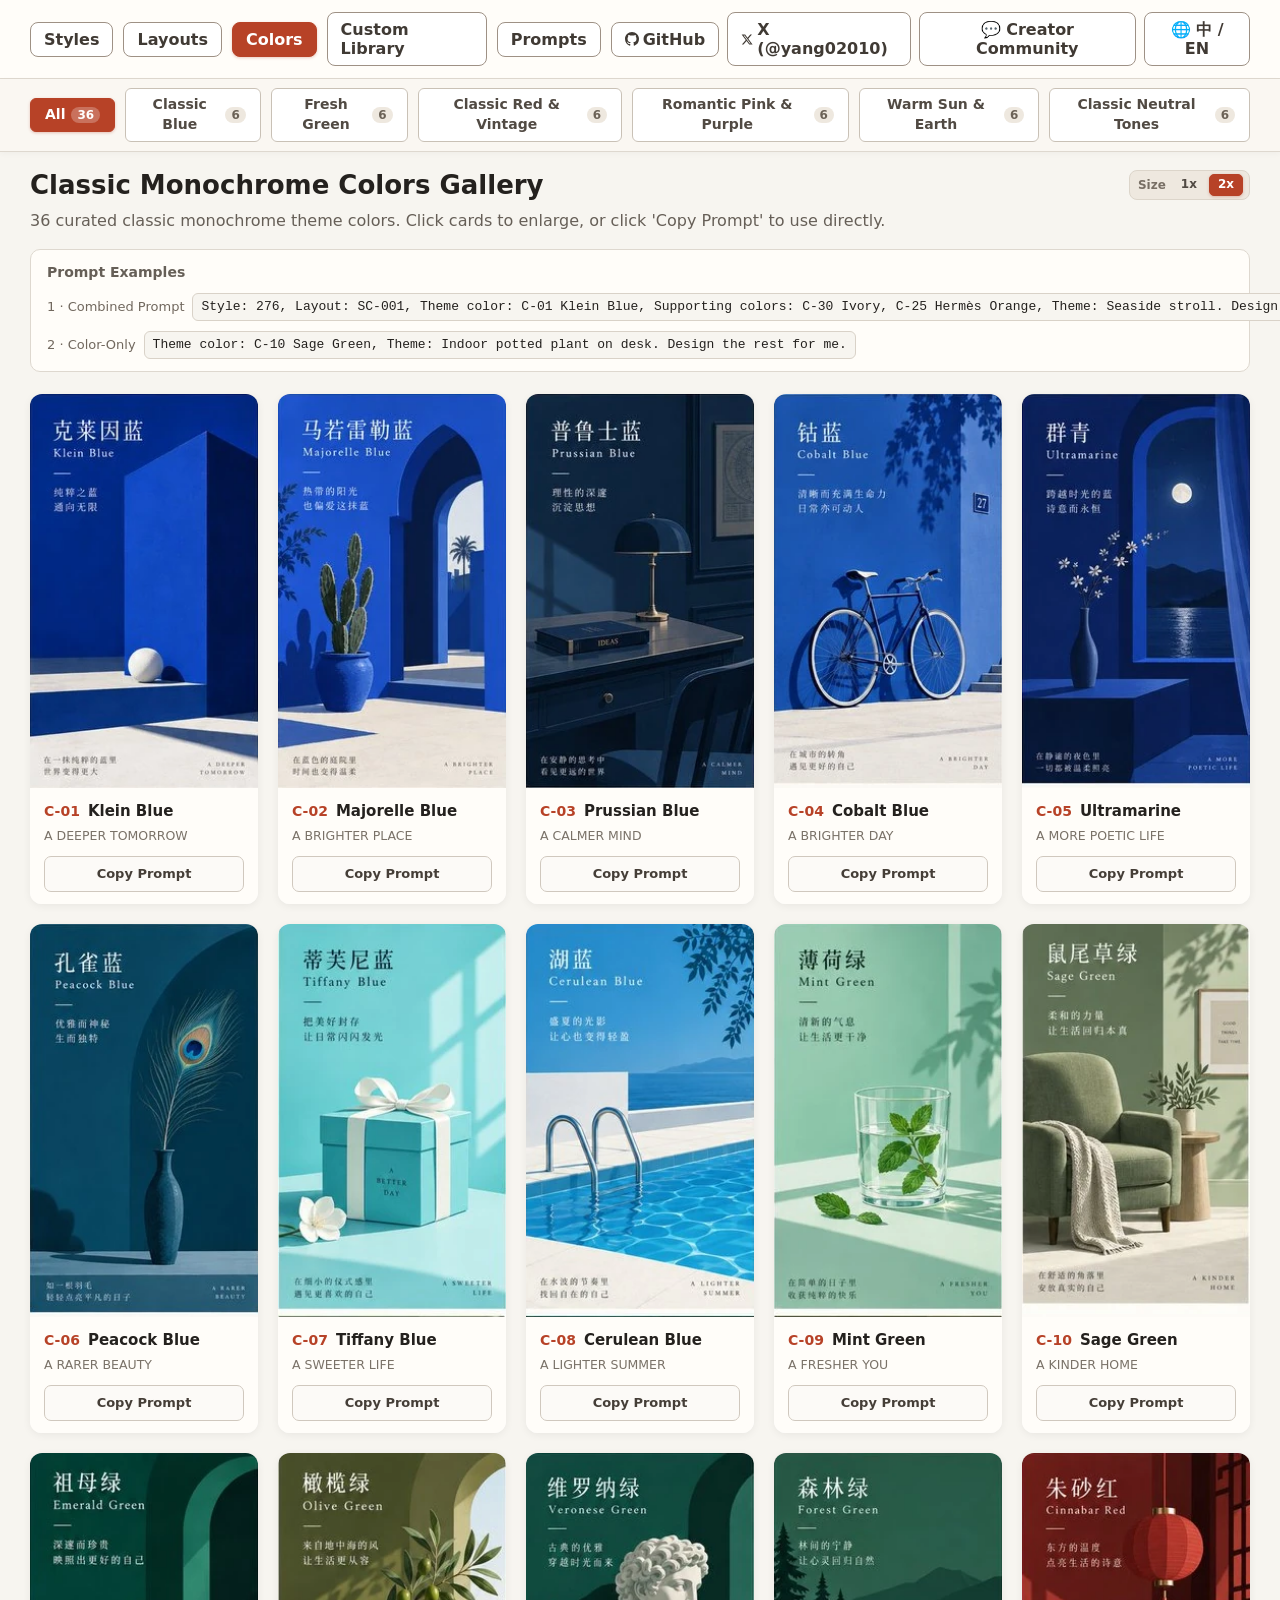
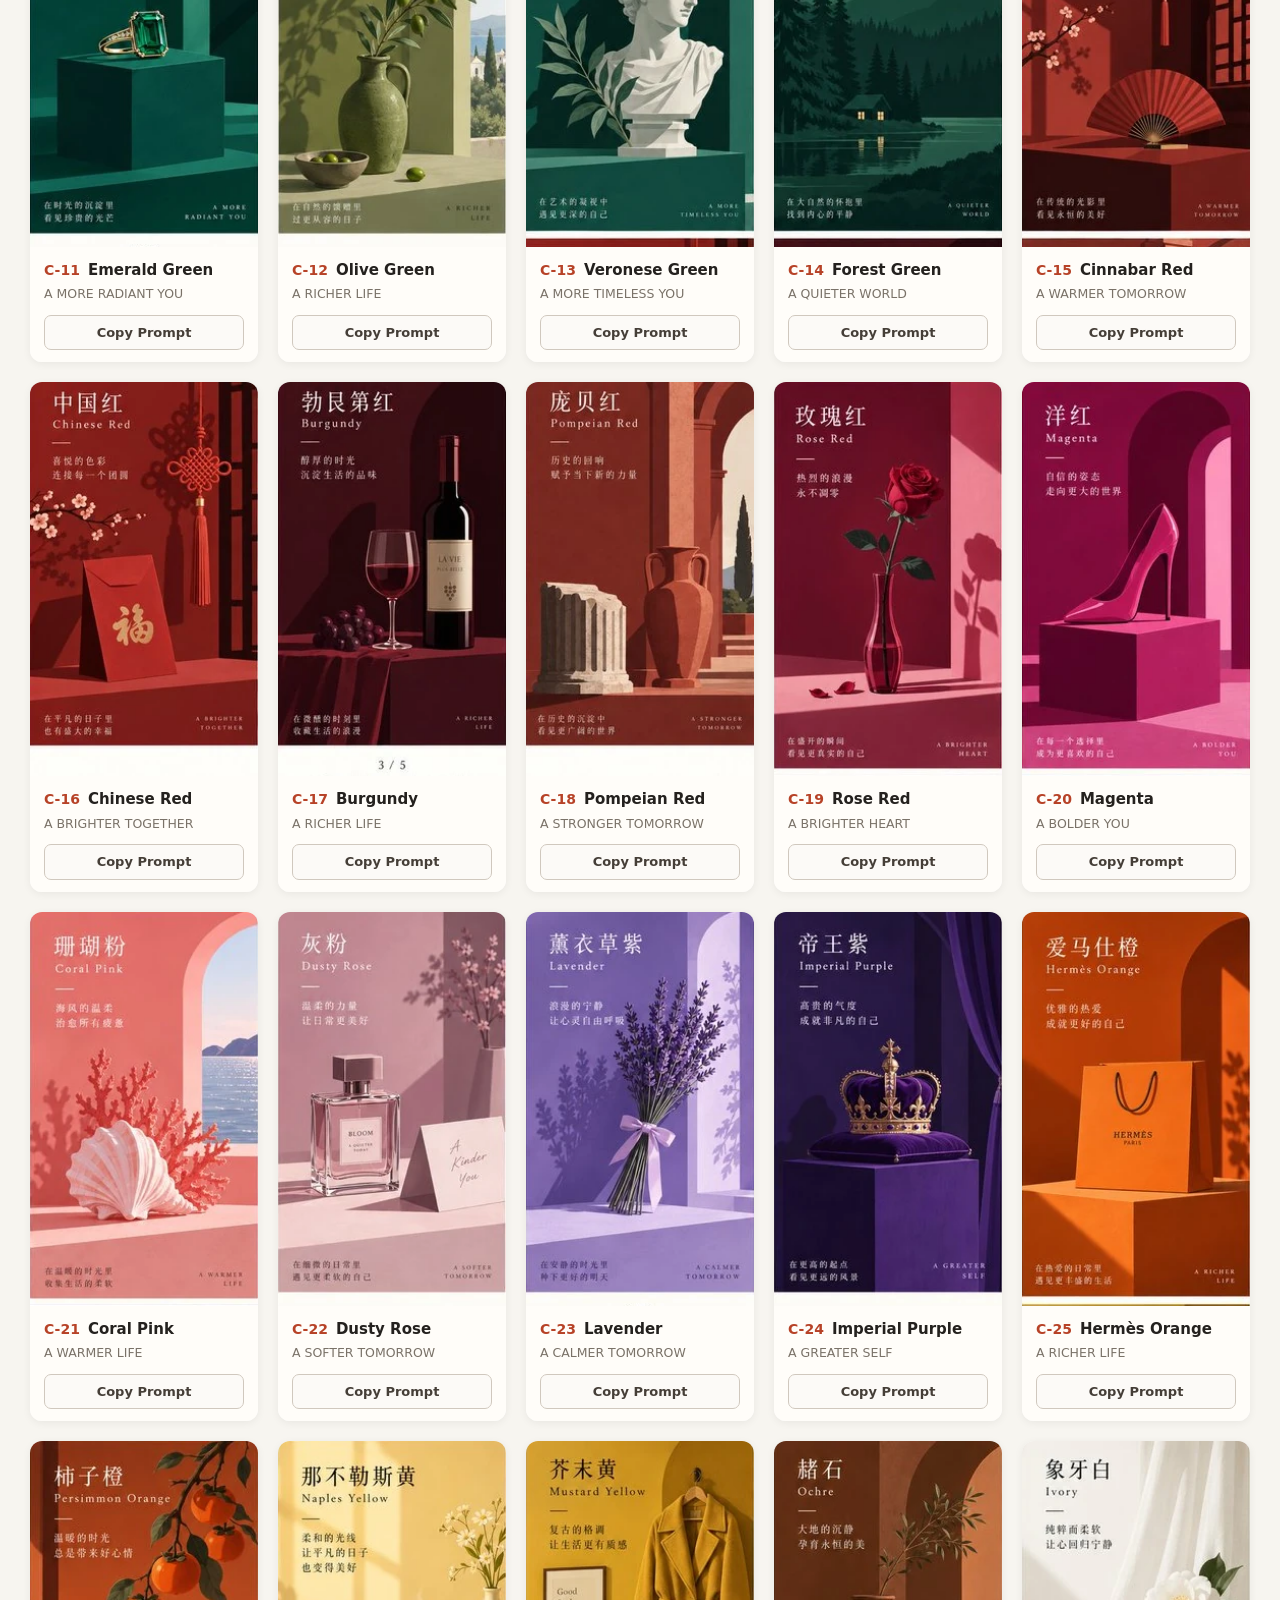
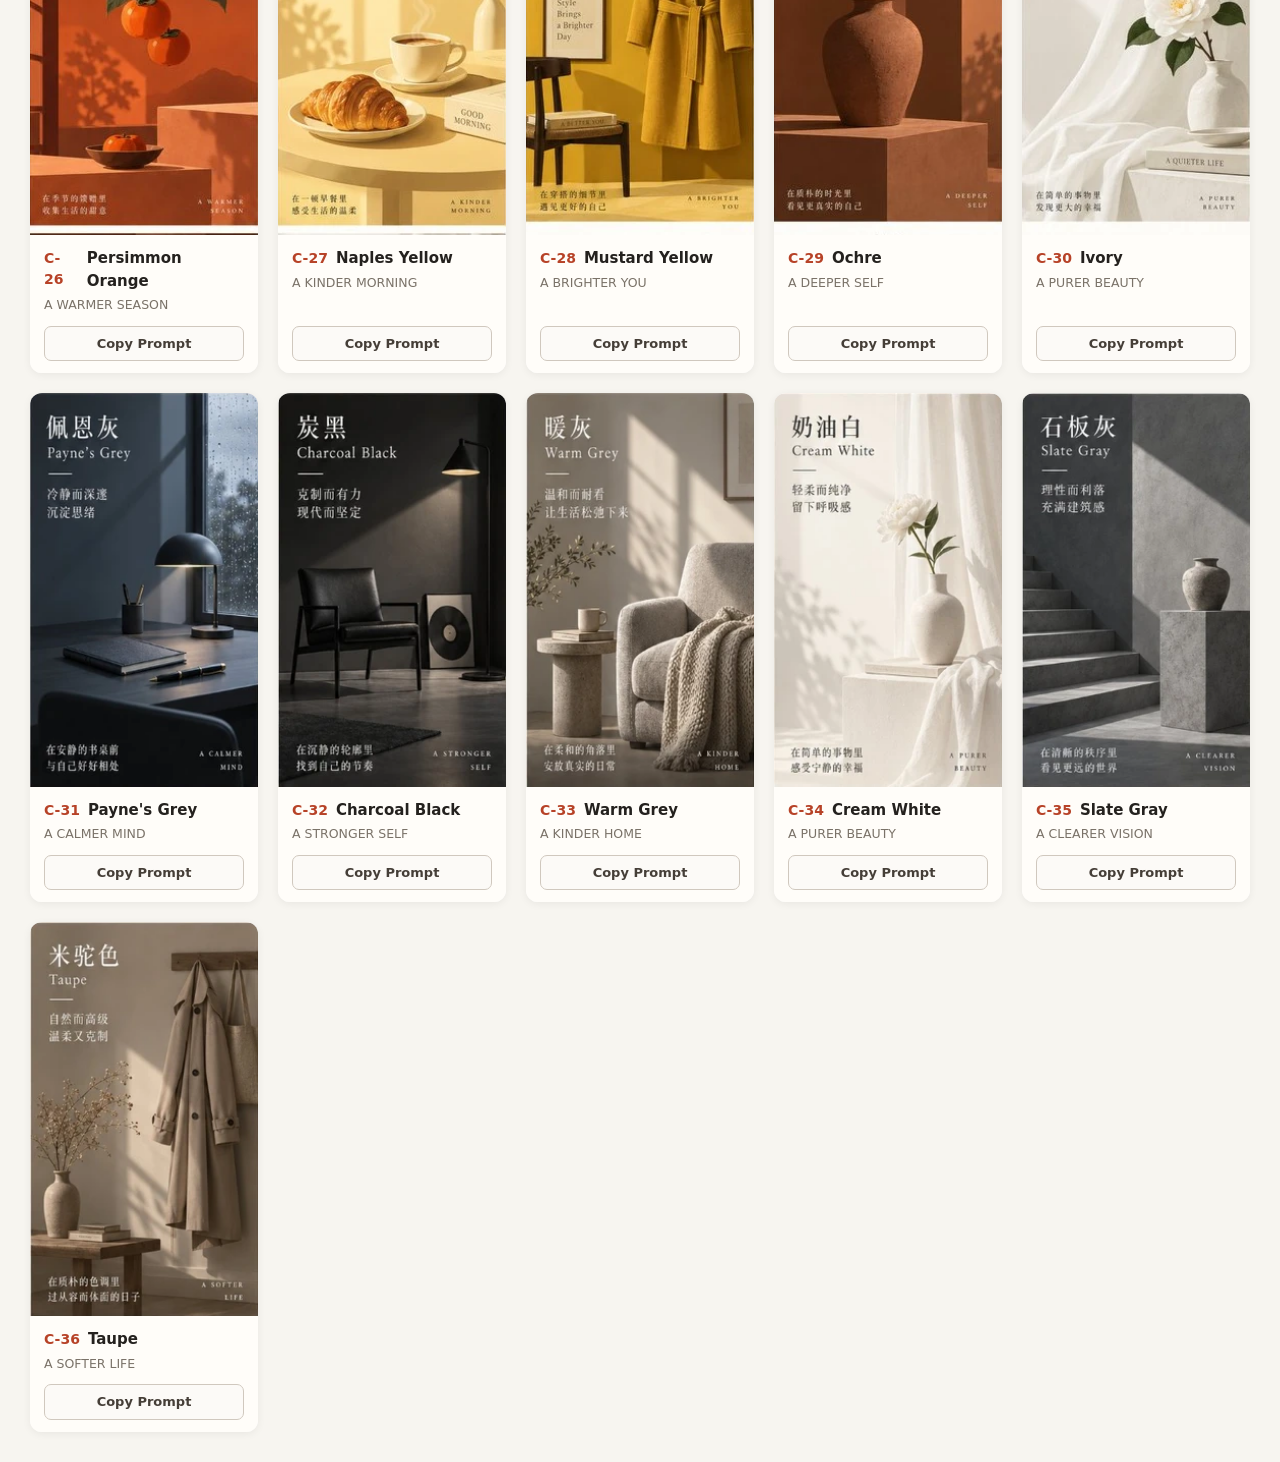
<file: static/handraw-style/skills/handdraw-style-prompter/gallery/colors.html>
<!doctype html>
<html lang="zh-CN"><head><meta charset="utf-8"><meta name="viewport" content="width=device-width, initial-scale=1">
<title>经典单色主题色画廊</title><style>
:root{color:#24211e;background:#f7f5f0;font:16px/1.5 system-ui,"Microsoft YaHei",sans-serif} body{margin:0} main{max-width:1440px;margin:auto;padding:18px 30px 30px} .sticky-header{position:sticky;top:0;z-index:100} .site-nav{display:flex;align-items:center;gap:10px;margin:0;padding:12px 30px;border-bottom:1px solid #ded8cf;background:#fffdf9} .site-nav a{border:1px solid #9e9185;border-radius:8px;background:#fff;color:#403a34;padding:7px 13px;text-decoration:none;font-weight:800;line-height:1.2;transition:background .15s,color .15s,border-color .15s} .site-nav a:hover{border-color:#b74227;background:#fff0eb;color:#9f351f} .site-nav a[aria-current="page"]{border-color:#b74227;background:#b74227;color:#fff;box-shadow:0 1px 3px #b7422744} .nav-right{margin-left:auto;display:flex;align-items:center;gap:8px} .nav-ext{display:inline-flex;align-items:center;font-weight:700} .nav-btn{border:1px solid #9e9185;border-radius:8px;background:#fff;color:#403a34;padding:7px 13px;font:inherit;font-weight:700;line-height:1.2;cursor:pointer;transition:background .15s,color .15s,border-color .15s} .nav-btn:hover{border-color:#b74227;background:#fff0eb;color:#9f351f} .nav-btn:focus-visible,.site-nav a:focus-visible{outline:3px solid #d67d4d;outline-offset:3px} .sub-nav{display:flex;gap:10px;align-items:center;padding:9px 30px;background:#faf7f2;border-bottom:1px solid #ded8cf;box-shadow:0 2px 6px rgba(0,0,0,0.03)} .filter{display:inline-flex;align-items:center;gap:6px;border:1px solid #c9c1b6;border-radius:6px;background:#fff;color:#514a43;padding:6px 14px;font:inherit;font-size:14px;font-weight:600;line-height:1.4;cursor:pointer;transition:background .15s,color .15s,border-color .15s,box-shadow .15s} .filter:hover{border-color:#b74227;color:#b74227;background:#fff8f5} .filter span{display:inline-block;padding:1px 6px;border-radius:999px;background:#eee8df;color:#6b6257;font-size:12px;font-weight:700;font-variant-numeric:tabular-nums;line-height:1.2;transition:all .15s} .filter.is-active{border-color:#b74227;background:#b74227;color:#fff;box-shadow:0 1px 3px rgba(183,66,39,0.3)} .filter.is-active span{background:rgba(255,255,255,0.25);color:#fff} h1{margin:0} .lead{margin:8px 0 16px;color:#665f57} .prompt-examples{display:flex;align-items:center;flex-wrap:wrap;gap:10px 18px;margin:0 0 22px;padding:12px 16px;border:1px solid #ded8cf;border-radius:10px;background:#fffdf9} .prompt-examples h2{margin:0;color:#665f57;font-size:14px;font-weight:600} .prompt-example{display:flex;align-items:center;gap:8px;min-width:0} .prompt-label{color:#71685e;font-size:13px;white-space:nowrap} .prompt-value{padding:4px 8px;border:1px solid #d9d2c8;border-radius:6px;background:#f7f5f0;color:#24211e;font:13px/1.4 ui-monospace,SFMono-Regular,Consolas,"Liberation Mono",monospace;white-space:nowrap}
.gallery-title-bar{display:flex;align-items:center;justify-content:space-between;gap:14px;flex-wrap:wrap;margin:0 0 2px}
.gallery-title-bar h1{margin:0;font-size:26px;font-weight:800;color:#24211e;line-height:1.2}
.size-switcher{display:inline-flex;align-items:center;gap:6px;background:#eee8df;padding:3px 6px;border-radius:8px;border:1px solid #dcd5ca;margin-left:auto}
.size-label{font-size:12px;color:#786f65;font-weight:700;line-height:1;margin-left:2px}
.size-btn-group{display:inline-flex;align-items:center;gap:3px}
.size-btn{border:1px solid transparent;background:transparent;color:#514a43;font:inherit;font-size:12px;font-weight:750;padding:2px 8px;border-radius:5px;cursor:pointer;line-height:1.3;transition:background .15s,color .15s,border-color .15s,box-shadow .15s}
.size-btn:hover{color:#b74227;background:#ffffffa0}
.size-btn.is-active{background:#b74227;color:#fff;border-color:#b74227;box-shadow:0 1px 3px rgba(183,66,39,0.3)}
.size-btn:focus-visible{outline:2px solid #d67d4d;outline-offset:1px}

/* 2x Default: standard size (minmax 220px, gap 20px) */
.gallery{display:grid;grid-template-columns:repeat(auto-fill,minmax(220px,1fr));gap:20px;align-items:stretch}
.color-card{display:flex;flex-direction:column;box-sizing:border-box;border-radius:12px;background:#fff;box-shadow:0 2px 8px rgba(0,0,0,0.06);overflow:hidden;transition:transform .15s,box-shadow .15s}
.color-card:hover{transform:translateY(-2px);box-shadow:0 6px 16px rgba(0,0,0,0.1)}
.card-thumb-btn{display:block;width:100%;margin:0;padding:0;border:0;background:#ede8e1;cursor:zoom-in;overflow:hidden}
.card-thumb-btn img{display:block;width:100%;height:auto;object-fit:cover;transition:transform .2s}
.card-thumb-btn:hover img{transform:scale(1.02)}
.color-info{display:flex;flex-direction:column;flex-grow:1;padding:12px 14px;background:#fffdf9}
.color-header{display:flex;align-items:baseline;gap:8px;margin-bottom:4px}
.color-id{color:#b74227;font-weight:850;font-size:14px;font-variant-numeric:tabular-nums}
.color-name{margin:0;font-size:15px;font-weight:750;color:#24211e}
.color-quote{margin:0 0 12px;font-size:12.5px;color:#7a7268;line-height:1.4;flex-grow:1}
.copy-btn{width:100%;padding:7px 0;border:1px solid #d0c8be;border-radius:7px;background:#fcfaf7;color:#453e37;font:inherit;font-size:13px;font-weight:650;cursor:pointer;transition:all .15s;text-align:center}
.copy-btn:hover{border-color:#b74227;background:#b74227;color:#fff}
.copy-btn.copied{border-color:#2a854a;background:#2a854a;color:#fff}

/* 1x: compact half size (minmax 110px instead of 220px, gap 10px) */
[data-size="1x"] .gallery{grid-template-columns:repeat(auto-fill,minmax(110px,1fr));gap:10px}
[data-size="1x"] .color-card{border-radius:8px;box-shadow:0 1px 4px rgba(0,0,0,0.06)}
[data-size="1x"] .color-card:hover{box-shadow:0 4px 12px rgba(0,0,0,0.1)}
[data-size="1x"] .color-info{padding:6px 8px}
[data-size="1x"] .color-header{gap:4px;margin-bottom:2px}
[data-size="1x"] .color-id{font-size:11px}
[data-size="1x"] .color-name{font-size:12px;white-space:nowrap;overflow:hidden;text-overflow:ellipsis}
[data-size="1x"] .color-quote{margin:0 0 6px;font-size:11px;line-height:1.3;display:-webkit-box;-webkit-line-clamp:2;-webkit-box-orient:vertical;overflow:hidden}
[data-size="1x"] .copy-btn{padding:4px 0;border-radius:5px;font-size:11px}

dialog{width:min(94vw,900px);padding:16px;border:0;border-radius:14px;background:#171513;color:#fff;box-shadow:0 20px 70px #0008} dialog::backdrop{background:#000b} dialog img{display:block;max-width:100%;max-height:75vh;margin:0 auto 12px;object-fit:contain;border-radius:8px} .dialog-actions{display:flex;align-items:center;gap:12px} .dialog-title{margin:0;font-size:17px;font-weight:700} .dialog-quote{margin:4px 0 0;font-size:13px;color:#bbb} .dialog-copy{border:0;border-radius:7px;padding:8px 14px;background:#b74227;color:#fff;font:inherit;font-weight:700;cursor:pointer;margin-left:auto} .dialog-copy:hover{background:#d64a27} .dialog-close{border:0;border-radius:7px;padding:8px 12px;background:#444;color:#fff;font:inherit;cursor:pointer} [hidden]{display:none!important}
@media(max-width:760px){main{padding:14px 16px} .site-nav{padding:10px 16px;flex-wrap:wrap;gap:8px} .nav-right{width:100%;justify-content:flex-start;gap:6px;margin-left:0} .site-nav a,.nav-btn{padding:6px 10px;font-size:13px} .sub-nav{padding:8px 16px;gap:8px;overflow-x:auto;-webkit-overflow-scrolling:touch} .filter{padding:5px 10px;font-size:13px;white-space:nowrap} .prompt-examples{flex-direction:column;align-items:flex-start;gap:8px} .prompt-example{flex-wrap:wrap} .prompt-value{white-space:normal} .gallery{grid-template-columns:repeat(2,1fr);gap:12px}}
@media(max-width:420px){.gallery{grid-template-columns:1fr} [data-size="1x"] .gallery{grid-template-columns:repeat(2,1fr);gap:8px}}
</style></head><body>
<header class="sticky-header">
<nav class="site-nav" aria-label="画廊导航"><a href="index.html" data-i18n="stylesNav">风格画廊</a><a href="layouts.html" data-i18n="layoutsNav">图型画廊</a><a href="colors.html" aria-current="page" data-i18n="colorsNav">色彩画廊</a><a href="assets.html" data-i18n="assetsNav">自建图库</a><a href="tutorials.html" data-i18n="tutorialsNav">提示词</a><div class="nav-right"><a class="nav-ext" href="https://github.com/yang0/handraw-style" target="_blank" rel="noopener noreferrer" title="GitHub 仓库"><svg width="14" height="14" viewBox="0 0 16 16" fill="currentColor" style="vertical-align:-2px;margin-right:4px" aria-hidden="true"><path d="M8 0C3.58 0 0 3.58 0 8c0 3.54 2.29 6.53 5.47 7.59.4.07.55-.17.55-.38 0-.19-.01-.82-.01-1.49-2.01.37-2.53-.49-2.69-.94-.09-.23-.48-.94-.82-1.13-.28-.15-.68-.52-.01-.53.63-.01 1.08.58 1.23.82.72 1.21 1.87.87 2.33.66.07-.52.28-.87.51-1.07-1.78-.2-3.64-.89-3.64-3.95 0-.87.31-1.59.82-2.15-.08-.2-.36-1.02.08-2.12 0 0 .67-.21 2.2.82.64-.18 1.32-.27 2-.27.68 0 1.36.09 2 .27 1.53-1.04 2.2-.82 2.2-.82.44 1.1.16 1.92.08 2.12.51.56.82 1.27.82 2.15 0 3.07-1.87 3.75-3.65 3.95.29.25.54.73.54 1.48 0 1.07-.01 1.93-.01 2.2 0 .21.15.46.55.38A8.013 8.013 0 0016 8c0-4.42-3.58-8-8-8z"/></svg>GitHub</a><a class="nav-ext" href="https://x.com/yang02010" target="_blank" rel="noopener noreferrer" title="X (Twitter) @yang02010"><svg width="13" height="13" viewBox="0 0 24 24" fill="currentColor" style="vertical-align:-2px;margin-right:4px" aria-hidden="true"><path d="M18.244 2.25h3.308l-7.227 8.26 8.502 11.24H16.17l-5.214-6.817L4.99 21.75H1.68l7.73-8.835L1.254 2.25H8.08l4.713 6.231zm-1.161 17.52h1.833L7.084 4.126H5.117z"/></svg>X (@yang02010)</a><button class="nav-btn" id="wechat-btn" type="button" data-i18n="wechatBtn">💬 创作变现交流群</button><button class="nav-btn" id="lang-btn" type="button" aria-label="Switch Language">🌐 EN / 中</button></div></nav>
<nav class="sub-nav filters" aria-label="色彩分类"><button class="filter is-active" type="button" data-category="all" data-label-zh="全部" data-label-en="All">全部 <span>36</span></button><button class="filter" type="button" data-category="blue" data-label-zh="经典蓝系" data-label-en="Classic Blue">经典蓝系 <span>6</span></button><button class="filter" type="button" data-category="green" data-label-zh="清新绿系" data-label-en="Fresh Green">清新绿系 <span>6</span></button><button class="filter" type="button" data-category="red" data-label-zh="古典红绿" data-label-en="Classic Red & Vintage">古典红绿 <span>6</span></button><button class="filter" type="button" data-category="purple" data-label-zh="浪漫粉紫" data-label-en="Romantic Pink & Purple">浪漫粉紫 <span>6</span></button><button class="filter" type="button" data-category="warm" data-label-zh="暖阳大地" data-label-en="Warm Sun & Earth">暖阳大地 <span>6</span></button><button class="filter" type="button" data-category="neutral" data-label-zh="中性色系" data-label-en="Classic Neutral Tones">中性色系 <span>6</span></button></nav>
</header>
<main>
<div class="gallery-title-bar">
<h1 data-i18n="title">经典单色主题色画廊</h1>
<div class="size-switcher" role="group" aria-label="图片尺寸">
<span class="size-label" data-i18n="sizeLabel">尺寸</span>
<div class="size-btn-group">
<button type="button" class="size-btn" data-size="1x">1x</button>
<button type="button" class="size-btn is-active" data-size="2x">2x</button>
</div>
</div>
</div>
<p class="lead" data-i18n="lead">精选 36 款经典单色主题色。点击卡片放大查看，或点击卡片下方的【复制提示词】直接用于 AI 生图。</p>
<section class="prompt-examples" aria-labelledby="prompt-examples-title">
<h2 id="prompt-examples-title" data-i18n="promptTitle">提示词案例</h2>
<div class="prompt-example"><span class="prompt-label" data-i18n="ex1Label">1 · 组合出图</span><code class="prompt-value" data-i18n="ex1Code">风格：276，图型：SC-001，主题色：C-01 克莱因蓝，辅助色：C-30 象牙白、C-25 爱马仕橙，主题：海边漫步。其他你帮我设计。</code></div>
<div class="prompt-example"><span class="prompt-label" data-i18n="ex2Label">2 · 单色调用</span><code class="prompt-value" data-i18n="ex2Code">主题色：C-10 鼠尾草绿，主题：室内盆栽与书桌。其他你帮我设计。</code></div>
</section>
<section id="gallery" class="gallery"><article class="color-card" data-id="C-01" data-category="blue" data-name-zh="克莱因蓝" data-name-en="Klein Blue" data-quote-zh="纯粹之蓝 通向无限" data-quote-en="A DEEPER TOMORROW" data-prompt-zh="主题色：克莱因蓝（Klein Blue）。" data-prompt-en="Theme color: Klein Blue." data-image="../../../images/colors/C-01.webp"><button class="card-thumb-btn" type="button" aria-label="放大查看 C-01 克莱因蓝"><img src="../../../images/colors/C-01.webp" alt="C-01 克莱因蓝"></button><div class="color-info"><div class="color-header"><span class="color-id">C-01</span><h3 class="color-name" data-zh="克莱因蓝" data-en="Klein Blue">克莱因蓝</h3></div><p class="color-quote" data-zh="纯粹之蓝 通向无限" data-en="A DEEPER TOMORROW">纯粹之蓝 通向无限</p><button class="copy-btn" type="button" data-i18n="copyBtn">复制提示词</button></div></article>
<article class="color-card" data-id="C-02" data-category="blue" data-name-zh="马若雷勒蓝" data-name-en="Majorelle Blue" data-quote-zh="热带的阳光 也偏爱这抹蓝" data-quote-en="A BRIGHTER PLACE" data-prompt-zh="主题色：马若雷勒蓝（Majorelle Blue）。" data-prompt-en="Theme color: Majorelle Blue." data-image="../../../images/colors/C-02.webp"><button class="card-thumb-btn" type="button" aria-label="放大查看 C-02 马若雷勒蓝"><img src="../../../images/colors/C-02.webp" alt="C-02 马若雷勒蓝"></button><div class="color-info"><div class="color-header"><span class="color-id">C-02</span><h3 class="color-name" data-zh="马若雷勒蓝" data-en="Majorelle Blue">马若雷勒蓝</h3></div><p class="color-quote" data-zh="热带的阳光 也偏爱这抹蓝" data-en="A BRIGHTER PLACE">热带的阳光 也偏爱这抹蓝</p><button class="copy-btn" type="button" data-i18n="copyBtn">复制提示词</button></div></article>
<article class="color-card" data-id="C-03" data-category="blue" data-name-zh="普鲁士蓝" data-name-en="Prussian Blue" data-quote-zh="理性的深邃 沉淀思想" data-quote-en="A CALMER MIND" data-prompt-zh="主题色：普鲁士蓝（Prussian Blue）。" data-prompt-en="Theme color: Prussian Blue." data-image="../../../images/colors/C-03.webp"><button class="card-thumb-btn" type="button" aria-label="放大查看 C-03 普鲁士蓝"><img src="../../../images/colors/C-03.webp" alt="C-03 普鲁士蓝"></button><div class="color-info"><div class="color-header"><span class="color-id">C-03</span><h3 class="color-name" data-zh="普鲁士蓝" data-en="Prussian Blue">普鲁士蓝</h3></div><p class="color-quote" data-zh="理性的深邃 沉淀思想" data-en="A CALMER MIND">理性的深邃 沉淀思想</p><button class="copy-btn" type="button" data-i18n="copyBtn">复制提示词</button></div></article>
<article class="color-card" data-id="C-04" data-category="blue" data-name-zh="钴蓝" data-name-en="Cobalt Blue" data-quote-zh="清晰而充满生命力 日常亦可动人" data-quote-en="A BRIGHTER DAY" data-prompt-zh="主题色：钴蓝（Cobalt Blue）。" data-prompt-en="Theme color: Cobalt Blue." data-image="../../../images/colors/C-04.webp"><button class="card-thumb-btn" type="button" aria-label="放大查看 C-04 钴蓝"><img src="../../../images/colors/C-04.webp" alt="C-04 钴蓝"></button><div class="color-info"><div class="color-header"><span class="color-id">C-04</span><h3 class="color-name" data-zh="钴蓝" data-en="Cobalt Blue">钴蓝</h3></div><p class="color-quote" data-zh="清晰而充满生命力 日常亦可动人" data-en="A BRIGHTER DAY">清晰而充满生命力 日常亦可动人</p><button class="copy-btn" type="button" data-i18n="copyBtn">复制提示词</button></div></article>
<article class="color-card" data-id="C-05" data-category="blue" data-name-zh="群青" data-name-en="Ultramarine" data-quote-zh="跨越时光的蓝 诗意而永恒" data-quote-en="A MORE POETIC LIFE" data-prompt-zh="主题色：群青（Ultramarine）。" data-prompt-en="Theme color: Ultramarine." data-image="../../../images/colors/C-05.webp"><button class="card-thumb-btn" type="button" aria-label="放大查看 C-05 群青"><img src="../../../images/colors/C-05.webp" alt="C-05 群青"></button><div class="color-info"><div class="color-header"><span class="color-id">C-05</span><h3 class="color-name" data-zh="群青" data-en="Ultramarine">群青</h3></div><p class="color-quote" data-zh="跨越时光的蓝 诗意而永恒" data-en="A MORE POETIC LIFE">跨越时光的蓝 诗意而永恒</p><button class="copy-btn" type="button" data-i18n="copyBtn">复制提示词</button></div></article>
<article class="color-card" data-id="C-06" data-category="blue" data-name-zh="孔雀蓝" data-name-en="Peacock Blue" data-quote-zh="优雅而神秘 生而独特" data-quote-en="A RARER BEAUTY" data-prompt-zh="主题色：孔雀蓝（Peacock Blue）。" data-prompt-en="Theme color: Peacock Blue." data-image="../../../images/colors/C-06.webp"><button class="card-thumb-btn" type="button" aria-label="放大查看 C-06 孔雀蓝"><img src="../../../images/colors/C-06.webp" alt="C-06 孔雀蓝"></button><div class="color-info"><div class="color-header"><span class="color-id">C-06</span><h3 class="color-name" data-zh="孔雀蓝" data-en="Peacock Blue">孔雀蓝</h3></div><p class="color-quote" data-zh="优雅而神秘 生而独特" data-en="A RARER BEAUTY">优雅而神秘 生而独特</p><button class="copy-btn" type="button" data-i18n="copyBtn">复制提示词</button></div></article>
<article class="color-card" data-id="C-07" data-category="green" data-name-zh="蒂芙尼蓝" data-name-en="Tiffany Blue" data-quote-zh="把美好封存 让日常闪闪发光" data-quote-en="A SWEETER LIFE" data-prompt-zh="主题色：蒂芙尼蓝（Tiffany Blue）。" data-prompt-en="Theme color: Tiffany Blue." data-image="../../../images/colors/C-07.webp"><button class="card-thumb-btn" type="button" aria-label="放大查看 C-07 蒂芙尼蓝"><img src="../../../images/colors/C-07.webp" alt="C-07 蒂芙尼蓝"></button><div class="color-info"><div class="color-header"><span class="color-id">C-07</span><h3 class="color-name" data-zh="蒂芙尼蓝" data-en="Tiffany Blue">蒂芙尼蓝</h3></div><p class="color-quote" data-zh="把美好封存 让日常闪闪发光" data-en="A SWEETER LIFE">把美好封存 让日常闪闪发光</p><button class="copy-btn" type="button" data-i18n="copyBtn">复制提示词</button></div></article>
<article class="color-card" data-id="C-08" data-category="green" data-name-zh="湖蓝" data-name-en="Cerulean Blue" data-quote-zh="盛夏的光影 让心也变得轻盈" data-quote-en="A LIGHTER SUMMER" data-prompt-zh="主题色：湖蓝（Cerulean Blue）。" data-prompt-en="Theme color: Cerulean Blue." data-image="../../../images/colors/C-08.webp"><button class="card-thumb-btn" type="button" aria-label="放大查看 C-08 湖蓝"><img src="../../../images/colors/C-08.webp" alt="C-08 湖蓝"></button><div class="color-info"><div class="color-header"><span class="color-id">C-08</span><h3 class="color-name" data-zh="湖蓝" data-en="Cerulean Blue">湖蓝</h3></div><p class="color-quote" data-zh="盛夏的光影 让心也变得轻盈" data-en="A LIGHTER SUMMER">盛夏的光影 让心也变得轻盈</p><button class="copy-btn" type="button" data-i18n="copyBtn">复制提示词</button></div></article>
<article class="color-card" data-id="C-09" data-category="green" data-name-zh="薄荷绿" data-name-en="Mint Green" data-quote-zh="清新的气息 让生活更干净" data-quote-en="A FRESHER YOU" data-prompt-zh="主题色：薄荷绿（Mint Green）。" data-prompt-en="Theme color: Mint Green." data-image="../../../images/colors/C-09.webp"><button class="card-thumb-btn" type="button" aria-label="放大查看 C-09 薄荷绿"><img src="../../../images/colors/C-09.webp" alt="C-09 薄荷绿"></button><div class="color-info"><div class="color-header"><span class="color-id">C-09</span><h3 class="color-name" data-zh="薄荷绿" data-en="Mint Green">薄荷绿</h3></div><p class="color-quote" data-zh="清新的气息 让生活更干净" data-en="A FRESHER YOU">清新的气息 让生活更干净</p><button class="copy-btn" type="button" data-i18n="copyBtn">复制提示词</button></div></article>
<article class="color-card" data-id="C-10" data-category="green" data-name-zh="鼠尾草绿" data-name-en="Sage Green" data-quote-zh="柔和的力量 让生活回归本真" data-quote-en="A KINDER HOME" data-prompt-zh="主题色：鼠尾草绿（Sage Green）。" data-prompt-en="Theme color: Sage Green." data-image="../../../images/colors/C-10.webp"><button class="card-thumb-btn" type="button" aria-label="放大查看 C-10 鼠尾草绿"><img src="../../../images/colors/C-10.webp" alt="C-10 鼠尾草绿"></button><div class="color-info"><div class="color-header"><span class="color-id">C-10</span><h3 class="color-name" data-zh="鼠尾草绿" data-en="Sage Green">鼠尾草绿</h3></div><p class="color-quote" data-zh="柔和的力量 让生活回归本真" data-en="A KINDER HOME">柔和的力量 让生活回归本真</p><button class="copy-btn" type="button" data-i18n="copyBtn">复制提示词</button></div></article>
<article class="color-card" data-id="C-11" data-category="green" data-name-zh="祖母绿" data-name-en="Emerald Green" data-quote-zh="深邃而珍贵 映照出更好的自己" data-quote-en="A MORE RADIANT YOU" data-prompt-zh="主题色：祖母绿（Emerald Green）。" data-prompt-en="Theme color: Emerald Green." data-image="../../../images/colors/C-11.webp"><button class="card-thumb-btn" type="button" aria-label="放大查看 C-11 祖母绿"><img src="../../../images/colors/C-11.webp" alt="C-11 祖母绿"></button><div class="color-info"><div class="color-header"><span class="color-id">C-11</span><h3 class="color-name" data-zh="祖母绿" data-en="Emerald Green">祖母绿</h3></div><p class="color-quote" data-zh="深邃而珍贵 映照出更好的自己" data-en="A MORE RADIANT YOU">深邃而珍贵 映照出更好的自己</p><button class="copy-btn" type="button" data-i18n="copyBtn">复制提示词</button></div></article>
<article class="color-card" data-id="C-12" data-category="green" data-name-zh="橄榄绿" data-name-en="Olive Green" data-quote-zh="来自地中海的风 让生活更从容" data-quote-en="A RICHER LIFE" data-prompt-zh="主题色：橄榄绿（Olive Green）。" data-prompt-en="Theme color: Olive Green." data-image="../../../images/colors/C-12.webp"><button class="card-thumb-btn" type="button" aria-label="放大查看 C-12 橄榄绿"><img src="../../../images/colors/C-12.webp" alt="C-12 橄榄绿"></button><div class="color-info"><div class="color-header"><span class="color-id">C-12</span><h3 class="color-name" data-zh="橄榄绿" data-en="Olive Green">橄榄绿</h3></div><p class="color-quote" data-zh="来自地中海的风 让生活更从容" data-en="A RICHER LIFE">来自地中海的风 让生活更从容</p><button class="copy-btn" type="button" data-i18n="copyBtn">复制提示词</button></div></article>
<article class="color-card" data-id="C-13" data-category="red" data-name-zh="维罗纳绿" data-name-en="Veronese Green" data-quote-zh="古典的优雅 穿越时光而来" data-quote-en="A MORE TIMELESS YOU" data-prompt-zh="主题色：维罗纳绿（Veronese Green）。" data-prompt-en="Theme color: Veronese Green." data-image="../../../images/colors/C-13.webp"><button class="card-thumb-btn" type="button" aria-label="放大查看 C-13 维罗纳绿"><img src="../../../images/colors/C-13.webp" alt="C-13 维罗纳绿"></button><div class="color-info"><div class="color-header"><span class="color-id">C-13</span><h3 class="color-name" data-zh="维罗纳绿" data-en="Veronese Green">维罗纳绿</h3></div><p class="color-quote" data-zh="古典的优雅 穿越时光而来" data-en="A MORE TIMELESS YOU">古典的优雅 穿越时光而来</p><button class="copy-btn" type="button" data-i18n="copyBtn">复制提示词</button></div></article>
<article class="color-card" data-id="C-14" data-category="red" data-name-zh="森林绿" data-name-en="Forest Green" data-quote-zh="林间的宁静 让心灵回归自然" data-quote-en="A QUIETER WORLD" data-prompt-zh="主题色：森林绿（Forest Green）。" data-prompt-en="Theme color: Forest Green." data-image="../../../images/colors/C-14.webp"><button class="card-thumb-btn" type="button" aria-label="放大查看 C-14 森林绿"><img src="../../../images/colors/C-14.webp" alt="C-14 森林绿"></button><div class="color-info"><div class="color-header"><span class="color-id">C-14</span><h3 class="color-name" data-zh="森林绿" data-en="Forest Green">森林绿</h3></div><p class="color-quote" data-zh="林间的宁静 让心灵回归自然" data-en="A QUIETER WORLD">林间的宁静 让心灵回归自然</p><button class="copy-btn" type="button" data-i18n="copyBtn">复制提示词</button></div></article>
<article class="color-card" data-id="C-15" data-category="red" data-name-zh="朱砂红" data-name-en="Cinnabar Red" data-quote-zh="东方的温度 点亮生活的诗意" data-quote-en="A WARMER TOMORROW" data-prompt-zh="主题色：朱砂红（Cinnabar Red）。" data-prompt-en="Theme color: Cinnabar Red." data-image="../../../images/colors/C-15.webp"><button class="card-thumb-btn" type="button" aria-label="放大查看 C-15 朱砂红"><img src="../../../images/colors/C-15.webp" alt="C-15 朱砂红"></button><div class="color-info"><div class="color-header"><span class="color-id">C-15</span><h3 class="color-name" data-zh="朱砂红" data-en="Cinnabar Red">朱砂红</h3></div><p class="color-quote" data-zh="东方的温度 点亮生活的诗意" data-en="A WARMER TOMORROW">东方的温度 点亮生活的诗意</p><button class="copy-btn" type="button" data-i18n="copyBtn">复制提示词</button></div></article>
<article class="color-card" data-id="C-16" data-category="red" data-name-zh="中国红" data-name-en="Chinese Red" data-quote-zh="喜悦的色彩 连接每一个团圆" data-quote-en="A BRIGHTER TOGETHER" data-prompt-zh="主题色：中国红（Chinese Red）。" data-prompt-en="Theme color: Chinese Red." data-image="../../../images/colors/C-16.webp"><button class="card-thumb-btn" type="button" aria-label="放大查看 C-16 中国红"><img src="../../../images/colors/C-16.webp" alt="C-16 中国红"></button><div class="color-info"><div class="color-header"><span class="color-id">C-16</span><h3 class="color-name" data-zh="中国红" data-en="Chinese Red">中国红</h3></div><p class="color-quote" data-zh="喜悦的色彩 连接每一个团圆" data-en="A BRIGHTER TOGETHER">喜悦的色彩 连接每一个团圆</p><button class="copy-btn" type="button" data-i18n="copyBtn">复制提示词</button></div></article>
<article class="color-card" data-id="C-17" data-category="red" data-name-zh="勃艮第红" data-name-en="Burgundy" data-quote-zh="醇厚的时光 沉淀生活的品味" data-quote-en="A RICHER LIFE" data-prompt-zh="主题色：勃艮第红（Burgundy）。" data-prompt-en="Theme color: Burgundy." data-image="../../../images/colors/C-17.webp"><button class="card-thumb-btn" type="button" aria-label="放大查看 C-17 勃艮第红"><img src="../../../images/colors/C-17.webp" alt="C-17 勃艮第红"></button><div class="color-info"><div class="color-header"><span class="color-id">C-17</span><h3 class="color-name" data-zh="勃艮第红" data-en="Burgundy">勃艮第红</h3></div><p class="color-quote" data-zh="醇厚的时光 沉淀生活的品味" data-en="A RICHER LIFE">醇厚的时光 沉淀生活的品味</p><button class="copy-btn" type="button" data-i18n="copyBtn">复制提示词</button></div></article>
<article class="color-card" data-id="C-18" data-category="red" data-name-zh="庞贝红" data-name-en="Pompeian Red" data-quote-zh="历史的回响 赋予当下新的力量" data-quote-en="A STRONGER TOMORROW" data-prompt-zh="主题色：庞贝红（Pompeian Red）。" data-prompt-en="Theme color: Pompeian Red." data-image="../../../images/colors/C-18.webp"><button class="card-thumb-btn" type="button" aria-label="放大查看 C-18 庞贝红"><img src="../../../images/colors/C-18.webp" alt="C-18 庞贝红"></button><div class="color-info"><div class="color-header"><span class="color-id">C-18</span><h3 class="color-name" data-zh="庞贝红" data-en="Pompeian Red">庞贝红</h3></div><p class="color-quote" data-zh="历史的回响 赋予当下新的力量" data-en="A STRONGER TOMORROW">历史的回响 赋予当下新的力量</p><button class="copy-btn" type="button" data-i18n="copyBtn">复制提示词</button></div></article>
<article class="color-card" data-id="C-19" data-category="purple" data-name-zh="玫瑰红" data-name-en="Rose Red" data-quote-zh="热烈的浪漫 永不凋零" data-quote-en="A BRIGHTER HEART" data-prompt-zh="主题色：玫瑰红（Rose Red）。" data-prompt-en="Theme color: Rose Red." data-image="../../../images/colors/C-19.webp"><button class="card-thumb-btn" type="button" aria-label="放大查看 C-19 玫瑰红"><img src="../../../images/colors/C-19.webp" alt="C-19 玫瑰红"></button><div class="color-info"><div class="color-header"><span class="color-id">C-19</span><h3 class="color-name" data-zh="玫瑰红" data-en="Rose Red">玫瑰红</h3></div><p class="color-quote" data-zh="热烈的浪漫 永不凋零" data-en="A BRIGHTER HEART">热烈的浪漫 永不凋零</p><button class="copy-btn" type="button" data-i18n="copyBtn">复制提示词</button></div></article>
<article class="color-card" data-id="C-20" data-category="purple" data-name-zh="洋红" data-name-en="Magenta" data-quote-zh="自信的姿态 走向更大的世界" data-quote-en="A BOLDER YOU" data-prompt-zh="主题色：洋红（Magenta）。" data-prompt-en="Theme color: Magenta." data-image="../../../images/colors/C-20.webp"><button class="card-thumb-btn" type="button" aria-label="放大查看 C-20 洋红"><img src="../../../images/colors/C-20.webp" alt="C-20 洋红"></button><div class="color-info"><div class="color-header"><span class="color-id">C-20</span><h3 class="color-name" data-zh="洋红" data-en="Magenta">洋红</h3></div><p class="color-quote" data-zh="自信的姿态 走向更大的世界" data-en="A BOLDER YOU">自信的姿态 走向更大的世界</p><button class="copy-btn" type="button" data-i18n="copyBtn">复制提示词</button></div></article>
<article class="color-card" data-id="C-21" data-category="purple" data-name-zh="珊瑚粉" data-name-en="Coral Pink" data-quote-zh="海风的温柔 治愈所有疲惫" data-quote-en="A WARMER LIFE" data-prompt-zh="主题色：珊瑚粉（Coral Pink）。" data-prompt-en="Theme color: Coral Pink." data-image="../../../images/colors/C-21.webp"><button class="card-thumb-btn" type="button" aria-label="放大查看 C-21 珊瑚粉"><img src="../../../images/colors/C-21.webp" alt="C-21 珊瑚粉"></button><div class="color-info"><div class="color-header"><span class="color-id">C-21</span><h3 class="color-name" data-zh="珊瑚粉" data-en="Coral Pink">珊瑚粉</h3></div><p class="color-quote" data-zh="海风的温柔 治愈所有疲惫" data-en="A WARMER LIFE">海风的温柔 治愈所有疲惫</p><button class="copy-btn" type="button" data-i18n="copyBtn">复制提示词</button></div></article>
<article class="color-card" data-id="C-22" data-category="purple" data-name-zh="灰粉" data-name-en="Dusty Rose" data-quote-zh="温柔的力量 让日常更美好" data-quote-en="A SOFTER TOMORROW" data-prompt-zh="主题色：灰粉（Dusty Rose）。" data-prompt-en="Theme color: Dusty Rose." data-image="../../../images/colors/C-22.webp"><button class="card-thumb-btn" type="button" aria-label="放大查看 C-22 灰粉"><img src="../../../images/colors/C-22.webp" alt="C-22 灰粉"></button><div class="color-info"><div class="color-header"><span class="color-id">C-22</span><h3 class="color-name" data-zh="灰粉" data-en="Dusty Rose">灰粉</h3></div><p class="color-quote" data-zh="温柔的力量 让日常更美好" data-en="A SOFTER TOMORROW">温柔的力量 让日常更美好</p><button class="copy-btn" type="button" data-i18n="copyBtn">复制提示词</button></div></article>
<article class="color-card" data-id="C-23" data-category="purple" data-name-zh="薰衣草紫" data-name-en="Lavender" data-quote-zh="浪漫的宁静 让心灵自由呼吸" data-quote-en="A CALMER TOMORROW" data-prompt-zh="主题色：薰衣草紫（Lavender）。" data-prompt-en="Theme color: Lavender." data-image="../../../images/colors/C-23.webp"><button class="card-thumb-btn" type="button" aria-label="放大查看 C-23 薰衣草紫"><img src="../../../images/colors/C-23.webp" alt="C-23 薰衣草紫"></button><div class="color-info"><div class="color-header"><span class="color-id">C-23</span><h3 class="color-name" data-zh="薰衣草紫" data-en="Lavender">薰衣草紫</h3></div><p class="color-quote" data-zh="浪漫的宁静 让心灵自由呼吸" data-en="A CALMER TOMORROW">浪漫的宁静 让心灵自由呼吸</p><button class="copy-btn" type="button" data-i18n="copyBtn">复制提示词</button></div></article>
<article class="color-card" data-id="C-24" data-category="purple" data-name-zh="帝王紫" data-name-en="Imperial Purple" data-quote-zh="高贵的气度 成就非凡的自己" data-quote-en="A GREATER SELF" data-prompt-zh="主题色：帝王紫（Imperial Purple）。" data-prompt-en="Theme color: Imperial Purple." data-image="../../../images/colors/C-24.webp"><button class="card-thumb-btn" type="button" aria-label="放大查看 C-24 帝王紫"><img src="../../../images/colors/C-24.webp" alt="C-24 帝王紫"></button><div class="color-info"><div class="color-header"><span class="color-id">C-24</span><h3 class="color-name" data-zh="帝王紫" data-en="Imperial Purple">帝王紫</h3></div><p class="color-quote" data-zh="高贵的气度 成就非凡的自己" data-en="A GREATER SELF">高贵的气度 成就非凡的自己</p><button class="copy-btn" type="button" data-i18n="copyBtn">复制提示词</button></div></article>
<article class="color-card" data-id="C-25" data-category="warm" data-name-zh="爱马仕橙" data-name-en="Hermès Orange" data-quote-zh="优雅的热爱 成就更好的自己" data-quote-en="A RICHER LIFE" data-prompt-zh="主题色：爱马仕橙（Hermès Orange）。" data-prompt-en="Theme color: Hermès Orange." data-image="../../../images/colors/C-25.webp"><button class="card-thumb-btn" type="button" aria-label="放大查看 C-25 爱马仕橙"><img src="../../../images/colors/C-25.webp" alt="C-25 爱马仕橙"></button><div class="color-info"><div class="color-header"><span class="color-id">C-25</span><h3 class="color-name" data-zh="爱马仕橙" data-en="Hermès Orange">爱马仕橙</h3></div><p class="color-quote" data-zh="优雅的热爱 成就更好的自己" data-en="A RICHER LIFE">优雅的热爱 成就更好的自己</p><button class="copy-btn" type="button" data-i18n="copyBtn">复制提示词</button></div></article>
<article class="color-card" data-id="C-26" data-category="warm" data-name-zh="柿子橙" data-name-en="Persimmon Orange" data-quote-zh="温暖的时光 总是带来好心情" data-quote-en="A WARMER SEASON" data-prompt-zh="主题色：柿子橙（Persimmon Orange）。" data-prompt-en="Theme color: Persimmon Orange." data-image="../../../images/colors/C-26.webp"><button class="card-thumb-btn" type="button" aria-label="放大查看 C-26 柿子橙"><img src="../../../images/colors/C-26.webp" alt="C-26 柿子橙"></button><div class="color-info"><div class="color-header"><span class="color-id">C-26</span><h3 class="color-name" data-zh="柿子橙" data-en="Persimmon Orange">柿子橙</h3></div><p class="color-quote" data-zh="温暖的时光 总是带来好心情" data-en="A WARMER SEASON">温暖的时光 总是带来好心情</p><button class="copy-btn" type="button" data-i18n="copyBtn">复制提示词</button></div></article>
<article class="color-card" data-id="C-27" data-category="warm" data-name-zh="那不勒斯黄" data-name-en="Naples Yellow" data-quote-zh="柔和的光线 让平凡的日子也变得美好" data-quote-en="A KINDER MORNING" data-prompt-zh="主题色：那不勒斯黄（Naples Yellow）。" data-prompt-en="Theme color: Naples Yellow." data-image="../../../images/colors/C-27.webp"><button class="card-thumb-btn" type="button" aria-label="放大查看 C-27 那不勒斯黄"><img src="../../../images/colors/C-27.webp" alt="C-27 那不勒斯黄"></button><div class="color-info"><div class="color-header"><span class="color-id">C-27</span><h3 class="color-name" data-zh="那不勒斯黄" data-en="Naples Yellow">那不勒斯黄</h3></div><p class="color-quote" data-zh="柔和的光线 让平凡的日子也变得美好" data-en="A KINDER MORNING">柔和的光线 让平凡的日子也变得美好</p><button class="copy-btn" type="button" data-i18n="copyBtn">复制提示词</button></div></article>
<article class="color-card" data-id="C-28" data-category="warm" data-name-zh="芥末黄" data-name-en="Mustard Yellow" data-quote-zh="复古的格调 让生活更有质感" data-quote-en="A BRIGHTER YOU" data-prompt-zh="主题色：芥末黄（Mustard Yellow）。" data-prompt-en="Theme color: Mustard Yellow." data-image="../../../images/colors/C-28.webp"><button class="card-thumb-btn" type="button" aria-label="放大查看 C-28 芥末黄"><img src="../../../images/colors/C-28.webp" alt="C-28 芥末黄"></button><div class="color-info"><div class="color-header"><span class="color-id">C-28</span><h3 class="color-name" data-zh="芥末黄" data-en="Mustard Yellow">芥末黄</h3></div><p class="color-quote" data-zh="复古的格调 让生活更有质感" data-en="A BRIGHTER YOU">复古的格调 让生活更有质感</p><button class="copy-btn" type="button" data-i18n="copyBtn">复制提示词</button></div></article>
<article class="color-card" data-id="C-29" data-category="warm" data-name-zh="赭石" data-name-en="Ochre" data-quote-zh="大地的沉静 孕育永恒的美" data-quote-en="A DEEPER SELF" data-prompt-zh="主题色：赭石（Ochre）。" data-prompt-en="Theme color: Ochre." data-image="../../../images/colors/C-29.webp"><button class="card-thumb-btn" type="button" aria-label="放大查看 C-29 赭石"><img src="../../../images/colors/C-29.webp" alt="C-29 赭石"></button><div class="color-info"><div class="color-header"><span class="color-id">C-29</span><h3 class="color-name" data-zh="赭石" data-en="Ochre">赭石</h3></div><p class="color-quote" data-zh="大地的沉静 孕育永恒的美" data-en="A DEEPER SELF">大地的沉静 孕育永恒的美</p><button class="copy-btn" type="button" data-i18n="copyBtn">复制提示词</button></div></article>
<article class="color-card" data-id="C-30" data-category="warm" data-name-zh="象牙白" data-name-en="Ivory" data-quote-zh="纯粹而柔软 让心回归宁静" data-quote-en="A PURER BEAUTY" data-prompt-zh="主题色：象牙白（Ivory）。" data-prompt-en="Theme color: Ivory." data-image="../../../images/colors/C-30.webp"><button class="card-thumb-btn" type="button" aria-label="放大查看 C-30 象牙白"><img src="../../../images/colors/C-30.webp" alt="C-30 象牙白"></button><div class="color-info"><div class="color-header"><span class="color-id">C-30</span><h3 class="color-name" data-zh="象牙白" data-en="Ivory">象牙白</h3></div><p class="color-quote" data-zh="纯粹而柔软 让心回归宁静" data-en="A PURER BEAUTY">纯粹而柔软 让心回归宁静</p><button class="copy-btn" type="button" data-i18n="copyBtn">复制提示词</button></div></article>
<article class="color-card" data-id="C-31" data-category="neutral" data-name-zh="佩恩灰" data-name-en="Payne&#x27;s Grey" data-quote-zh="冷静而深邃 沉淀思绪" data-quote-en="A CALMER MIND" data-prompt-zh="主题色：佩恩灰（Payne&#x27;s Grey）。" data-prompt-en="Theme color: Payne&#x27;s Grey." data-image="../../../images/colors/C-31.webp"><button class="card-thumb-btn" type="button" aria-label="放大查看 C-31 佩恩灰"><img src="../../../images/colors/C-31.webp" alt="C-31 佩恩灰"></button><div class="color-info"><div class="color-header"><span class="color-id">C-31</span><h3 class="color-name" data-zh="佩恩灰" data-en="Payne&#x27;s Grey">佩恩灰</h3></div><p class="color-quote" data-zh="冷静而深邃 沉淀思绪" data-en="A CALMER MIND">冷静而深邃 沉淀思绪</p><button class="copy-btn" type="button" data-i18n="copyBtn">复制提示词</button></div></article>
<article class="color-card" data-id="C-32" data-category="neutral" data-name-zh="炭黑" data-name-en="Charcoal Black" data-quote-zh="克制而有力 现代而坚定" data-quote-en="A STRONGER SELF" data-prompt-zh="主题色：炭黑（Charcoal Black）。" data-prompt-en="Theme color: Charcoal Black." data-image="../../../images/colors/C-32.webp"><button class="card-thumb-btn" type="button" aria-label="放大查看 C-32 炭黑"><img src="../../../images/colors/C-32.webp" alt="C-32 炭黑"></button><div class="color-info"><div class="color-header"><span class="color-id">C-32</span><h3 class="color-name" data-zh="炭黑" data-en="Charcoal Black">炭黑</h3></div><p class="color-quote" data-zh="克制而有力 现代而坚定" data-en="A STRONGER SELF">克制而有力 现代而坚定</p><button class="copy-btn" type="button" data-i18n="copyBtn">复制提示词</button></div></article>
<article class="color-card" data-id="C-33" data-category="neutral" data-name-zh="暖灰" data-name-en="Warm Grey" data-quote-zh="温和而耐看 让生活松弛下来" data-quote-en="A KINDER HOME" data-prompt-zh="主题色：暖灰（Warm Grey）。" data-prompt-en="Theme color: Warm Grey." data-image="../../../images/colors/C-33.webp"><button class="card-thumb-btn" type="button" aria-label="放大查看 C-33 暖灰"><img src="../../../images/colors/C-33.webp" alt="C-33 暖灰"></button><div class="color-info"><div class="color-header"><span class="color-id">C-33</span><h3 class="color-name" data-zh="暖灰" data-en="Warm Grey">暖灰</h3></div><p class="color-quote" data-zh="温和而耐看 让生活松弛下来" data-en="A KINDER HOME">温和而耐看 让生活松弛下来</p><button class="copy-btn" type="button" data-i18n="copyBtn">复制提示词</button></div></article>
<article class="color-card" data-id="C-34" data-category="neutral" data-name-zh="奶油白" data-name-en="Cream White" data-quote-zh="轻柔而纯净 留下呼吸感" data-quote-en="A PURER BEAUTY" data-prompt-zh="主题色：奶油白（Cream White）。" data-prompt-en="Theme color: Cream White." data-image="../../../images/colors/C-34.webp"><button class="card-thumb-btn" type="button" aria-label="放大查看 C-34 奶油白"><img src="../../../images/colors/C-34.webp" alt="C-34 奶油白"></button><div class="color-info"><div class="color-header"><span class="color-id">C-34</span><h3 class="color-name" data-zh="奶油白" data-en="Cream White">奶油白</h3></div><p class="color-quote" data-zh="轻柔而纯净 留下呼吸感" data-en="A PURER BEAUTY">轻柔而纯净 留下呼吸感</p><button class="copy-btn" type="button" data-i18n="copyBtn">复制提示词</button></div></article>
<article class="color-card" data-id="C-35" data-category="neutral" data-name-zh="石板灰" data-name-en="Slate Gray" data-quote-zh="理性而利落 充满建筑感" data-quote-en="A CLEARER VISION" data-prompt-zh="主题色：石板灰（Slate Gray）。" data-prompt-en="Theme color: Slate Gray." data-image="../../../images/colors/C-35.webp"><button class="card-thumb-btn" type="button" aria-label="放大查看 C-35 石板灰"><img src="../../../images/colors/C-35.webp" alt="C-35 石板灰"></button><div class="color-info"><div class="color-header"><span class="color-id">C-35</span><h3 class="color-name" data-zh="石板灰" data-en="Slate Gray">石板灰</h3></div><p class="color-quote" data-zh="理性而利落 充满建筑感" data-en="A CLEARER VISION">理性而利落 充满建筑感</p><button class="copy-btn" type="button" data-i18n="copyBtn">复制提示词</button></div></article>
<article class="color-card" data-id="C-36" data-category="neutral" data-name-zh="米驼色" data-name-en="Taupe" data-quote-zh="自然而高级 温柔又克制" data-quote-en="A SOFTER LIFE" data-prompt-zh="主题色：米驼色（Taupe）。" data-prompt-en="Theme color: Taupe." data-image="../../../images/colors/C-36.webp"><button class="card-thumb-btn" type="button" aria-label="放大查看 C-36 米驼色"><img src="../../../images/colors/C-36.webp" alt="C-36 米驼色"></button><div class="color-info"><div class="color-header"><span class="color-id">C-36</span><h3 class="color-name" data-zh="米驼色" data-en="Taupe">米驼色</h3></div><p class="color-quote" data-zh="自然而高级 温柔又克制" data-en="A SOFTER LIFE">自然而高级 温柔又克制</p><button class="copy-btn" type="button" data-i18n="copyBtn">复制提示词</button></div></article></section>
</main>
<dialog id="preview" aria-labelledby="dialog-title">
<img id="preview-image" alt="">
<div class="dialog-actions">
<div><h3 class="dialog-title" id="dialog-title"></h3><p class="dialog-quote" id="dialog-quote"></p></div>
<button class="dialog-copy" id="dialog-copy-btn" type="button" data-i18n="copyBtn">复制提示词</button>
<button class="dialog-close" type="button" data-i18n="closeBtn">关闭 ×</button>
</div>
</dialog>
<dialog id="wechat-modal" aria-labelledby="wechat-title" style="width:min(94vw,560px);padding:22px;border:0;border-radius:14px;background:#1e1b18;color:#fff;box-shadow:0 20px 70px #000a;text-align:center"><button class="close" type="button" aria-label="关闭" style="position:absolute;top:12px;right:12px;border:0;border-radius:7px;padding:5px 9px;background:#fff;color:#24211e;cursor:pointer;font:inherit">关闭 ×</button><h3 id="wechat-title" style="margin:4px 0 10px;font-size:17px;color:#fff" data-i18n="wechatTitle">💬 创作变现交流群</h3><p style="margin:0 0 4px;font-size:14px;color:#eee" data-i18n="wechatSub">请优先加群，满了的话也可以尝试加我个人微信</p><p style="margin:0 0 16px;font-size:13px;color:#d67d4d;font-weight:600" data-i18n="wechatNote">请备注：手绘</p><div style="display:flex;justify-content:center;align-items:flex-start;gap:24px;flex-wrap:wrap"><div style="flex:1 1 200px;max-width:240px;background:#fff;padding:10px;border-radius:10px;box-shadow:0 2px 8px rgba(0,0,0,0.3)"><div style="color:#24211e;font-size:13px;font-weight:700;margin-bottom:6px" data-i18n="wechatGroupLabel">① 优先加入群聊</div><img src="../../../images/wechat_group.png" onerror="this.onerror=null;this.src='https://raw.githubusercontent.com/yang0/handraw-style/master/images/wechat_group.png';" alt="手绘交流群二维码" style="display:block;width:100%;height:auto;border-radius:6px"></div><div style="flex:1 1 200px;max-width:240px;background:#fff;padding:10px;border-radius:10px;box-shadow:0 2px 8px rgba(0,0,0,0.3)"><div style="color:#24211e;font-size:13px;font-weight:700;margin-bottom:6px" data-i18n="wechatPersonalLabel">② 个人微信备用</div><img src="../../../images/wechat_personal.png" onerror="this.onerror=null;this.src='https://raw.githubusercontent.com/yang0/handraw-style/master/images/wechat_personal.png';" alt="旺德福个人微信二维码" style="display:block;width:100%;height:auto;border-radius:6px"></div></div><div style="margin-top:16px;padding-top:12px;border-top:1px solid #332f2b;display:flex;justify-content:center;gap:16px;font-size:13px"><a href="https://github.com/yang0/handraw-style" target="_blank" rel="noopener noreferrer" style="color:#d67d4d;text-decoration:none;font-weight:600">GitHub 仓库 ↗</a><a href="https://x.com/yang02010" target="_blank" rel="noopener noreferrer" style="color:#d67d4d;text-decoration:none;font-weight:600">X @yang02010 ↗</a></div></dialog>
<script>
const cards=[...document.querySelectorAll('.color-card')],filters=[...document.querySelectorAll('.filter')],sizeBtns=[...document.querySelectorAll('.size-btn')],dialog=document.querySelector('#preview'),preview=document.querySelector('#preview-image'),dialogTitle=document.querySelector('#dialog-title'),dialogQuote=document.querySelector('#dialog-quote'),dialogCopyBtn=document.querySelector('#dialog-copy-btn'),dialogCloseBtn=dialog.querySelector('.dialog-close'),wechatBtn=document.querySelector('#wechat-btn'),wechatModal=document.querySelector('#wechat-modal'),langBtn=document.querySelector('#lang-btn');
let activeCard=null;
const I18N = {
  zh: {
    pageTitle: "经典单色主题色画廊",
    stylesNav: "风格画廊",
    layoutsNav: "图型画廊",
    colorsNav: "色彩画廊",
    assetsNav: "自建图库",
    tutorialsNav: "提示词",
    wechatBtn: "💬 创作变现交流群",
    wechatTitle: "💬 创作变现交流群",
    wechatSub: "请优先加群，满了的话也可以尝试加我个人微信",
    wechatNote: "请备注：手绘",
    wechatGroupLabel: "① 优先加入群聊",
    wechatPersonalLabel: "② 个人微信备用",
    title: "经典单色主题色画廊",
    sizeLabel: "尺寸",
    lead: "精选 36 款经典单色主题色。点击卡片放大查看，或点击卡片下方的【复制提示词】直接用于 AI 生图。",
    promptTitle: "提示词案例",
    ex1Label: "1 · 组合出图",
    ex1Code: "风格：276，图型：SC-001，主题色：C-01 克莱因蓝，辅助色：C-30 象牙白、C-25 爱马仕橙，主题：海边漫步。其他你帮我设计。",
    ex2Label: "2 · 单色调用",
    ex2Code: "主题色：C-10 鼠尾草绿，主题：室内盆栽与书桌。其他你帮我设计。",
    copyBtn: "复制提示词",
    copiedBtn: "已复制 ✓",
    closeBtn: "关闭 ×"
  },
  en: {
    pageTitle: "Classic Monochrome Colors Gallery",
    stylesNav: "Styles",
    layoutsNav: "Layouts",
    colorsNav: "Colors",
    assetsNav: "Custom Library",
    tutorialsNav: "Prompts",
    wechatBtn: "💬 Creator Community",
    wechatTitle: "💬 Creator Monetization Community",
    wechatSub: "Please prioritize joining the group; if full, try adding personal WeChat",
    wechatNote: "Note: handdraw",
    wechatGroupLabel: "① Join Group (Priority)",
    wechatPersonalLabel: "② Personal WeChat (Fallback)",
    title: "Classic Monochrome Colors Gallery",
    sizeLabel: "Size",
    lead: "36 curated classic monochrome theme colors. Click cards to enlarge, or click 'Copy Prompt' to use directly.",
    promptTitle: "Prompt Examples",
    ex1Label: "1 · Combined Prompt",
    ex1Code: "Style: 276, Layout: SC-001, Theme color: C-01 Klein Blue, Supporting colors: C-30 Ivory, C-25 Hermès Orange, Theme: Seaside stroll. Design the rest for me.",
    ex2Label: "2 · Color-Only",
    ex2Code: "Theme color: C-10 Sage Green, Theme: Indoor potted plant on desk. Design the rest for me.",
    copyBtn: "Copy Prompt",
    copiedBtn: "Copied! ✓",
    closeBtn: "Close ×"
  }
};

let currentLang = localStorage.getItem('handdraw_lang') || 'zh';

function setCategory(cat) {
  filters.forEach(btn => btn.classList.toggle('is-active', btn.dataset.category === cat));
  cards.forEach(card => {
    const match = cat === 'all' || card.dataset.category === cat;
    card.hidden = !match;
  });
}

filters.forEach(btn => btn.addEventListener('click', () => setCategory(btn.dataset.category)));

function copyText(text, btn) {
  navigator.clipboard.writeText(text).then(() => {
    const orig = btn.textContent;
    btn.textContent = I18N[currentLang].copiedBtn;
    btn.classList.add('copied');
    setTimeout(() => {
      btn.textContent = orig;
      btn.classList.remove('copied');
    }, 1500);
  }).catch(() => prompt('请复制提示词：', text));
}

cards.forEach(card => {
  const thumbBtn = card.querySelector('.card-thumb-btn');
  const copyBtn = card.querySelector('.copy-btn');
  thumbBtn.addEventListener('click', () => {
    activeCard = card;
    preview.src = card.dataset.image;
    updateDialogContent();
    dialog.showModal();
  });
  copyBtn.addEventListener('click', (e) => {
    e.stopPropagation();
    const prompt = currentLang === 'zh' ? card.dataset.promptZh : card.dataset.promptEn;
    copyText(prompt, copyBtn);
  });
});

function updateDialogContent() {
  if (!activeCard) return;
  const name = currentLang === 'zh' ? activeCard.dataset.nameZh : activeCard.dataset.nameEn;
  const quote = currentLang === 'zh' ? activeCard.dataset.quoteZh : activeCard.dataset.quoteEn;
  dialogTitle.textContent = `${activeCard.dataset.id} · ${name}`;
  dialogQuote.textContent = quote;
}

dialogCopyBtn.addEventListener('click', () => {
  if (!activeCard) return;
  const prompt = currentLang === 'zh' ? activeCard.dataset.promptZh : activeCard.dataset.promptEn;
  copyText(prompt, dialogCopyBtn);
});

dialogCloseBtn.addEventListener('click', () => dialog.close());
dialog.addEventListener('click', (e) => { if (e.target === dialog) dialog.close(); });

if (wechatBtn && wechatModal) {
  wechatBtn.addEventListener('click', () => wechatModal.showModal());
  wechatModal.querySelector('.close')?.addEventListener('click', () => wechatModal.close());
  wechatModal.addEventListener('click', (e) => { if (e.target === wechatModal) wechatModal.close(); });
}

function applyLanguage(lang) {
  currentLang = lang;
  localStorage.setItem('handdraw_lang', lang);
  document.documentElement.lang = lang === 'zh' ? 'zh-CN' : 'en';
  document.title = I18N[lang].pageTitle;
  document.querySelectorAll('[data-i18n]').forEach(el => {
    const key = el.dataset.i18n;
    if (I18N[lang][key]) el.textContent = I18N[lang][key];
  });
  filters.forEach(btn => {
    const label = lang === 'zh' ? btn.dataset.labelZh : btn.dataset.labelEn;
    const count = btn.querySelector('span')?.textContent || '';
    btn.innerHTML = `${label} <span>${count}</span>`;
  });
  cards.forEach(card => {
    const nameEl = card.querySelector('.color-name');
    const quoteEl = card.querySelector('.color-quote');
    if (nameEl) nameEl.textContent = lang === 'zh' ? nameEl.dataset.zh : nameEl.dataset.en;
    if (quoteEl) quoteEl.textContent = lang === 'zh' ? quoteEl.dataset.zh : quoteEl.dataset.en;
  });
  updateDialogContent();
  if (langBtn) langBtn.textContent = lang === 'zh' ? '🌐 EN / 中' : '🌐 中 / EN';
}

if (langBtn) {
  langBtn.addEventListener('click', () => {
    applyLanguage(currentLang === 'zh' ? 'en' : 'zh');
  });
}

applyLanguage(currentLang);
function setSize(size){
  const targetSize=['1x','2x'].includes(size)?size:'2x';
  document.body.dataset.size=targetSize;
  localStorage.setItem('handdraw_color_size',targetSize);
  sizeBtns.forEach(btn=>btn.classList.toggle('is-active',btn.dataset.size===targetSize));
}
sizeBtns.forEach(btn=>btn.addEventListener('click',()=>setSize(btn.dataset.size)));
const savedSize=localStorage.getItem('handdraw_color_size');
if(savedSize)setSize(savedSize);else setSize('2x');
</script>
</body></html>
</file>
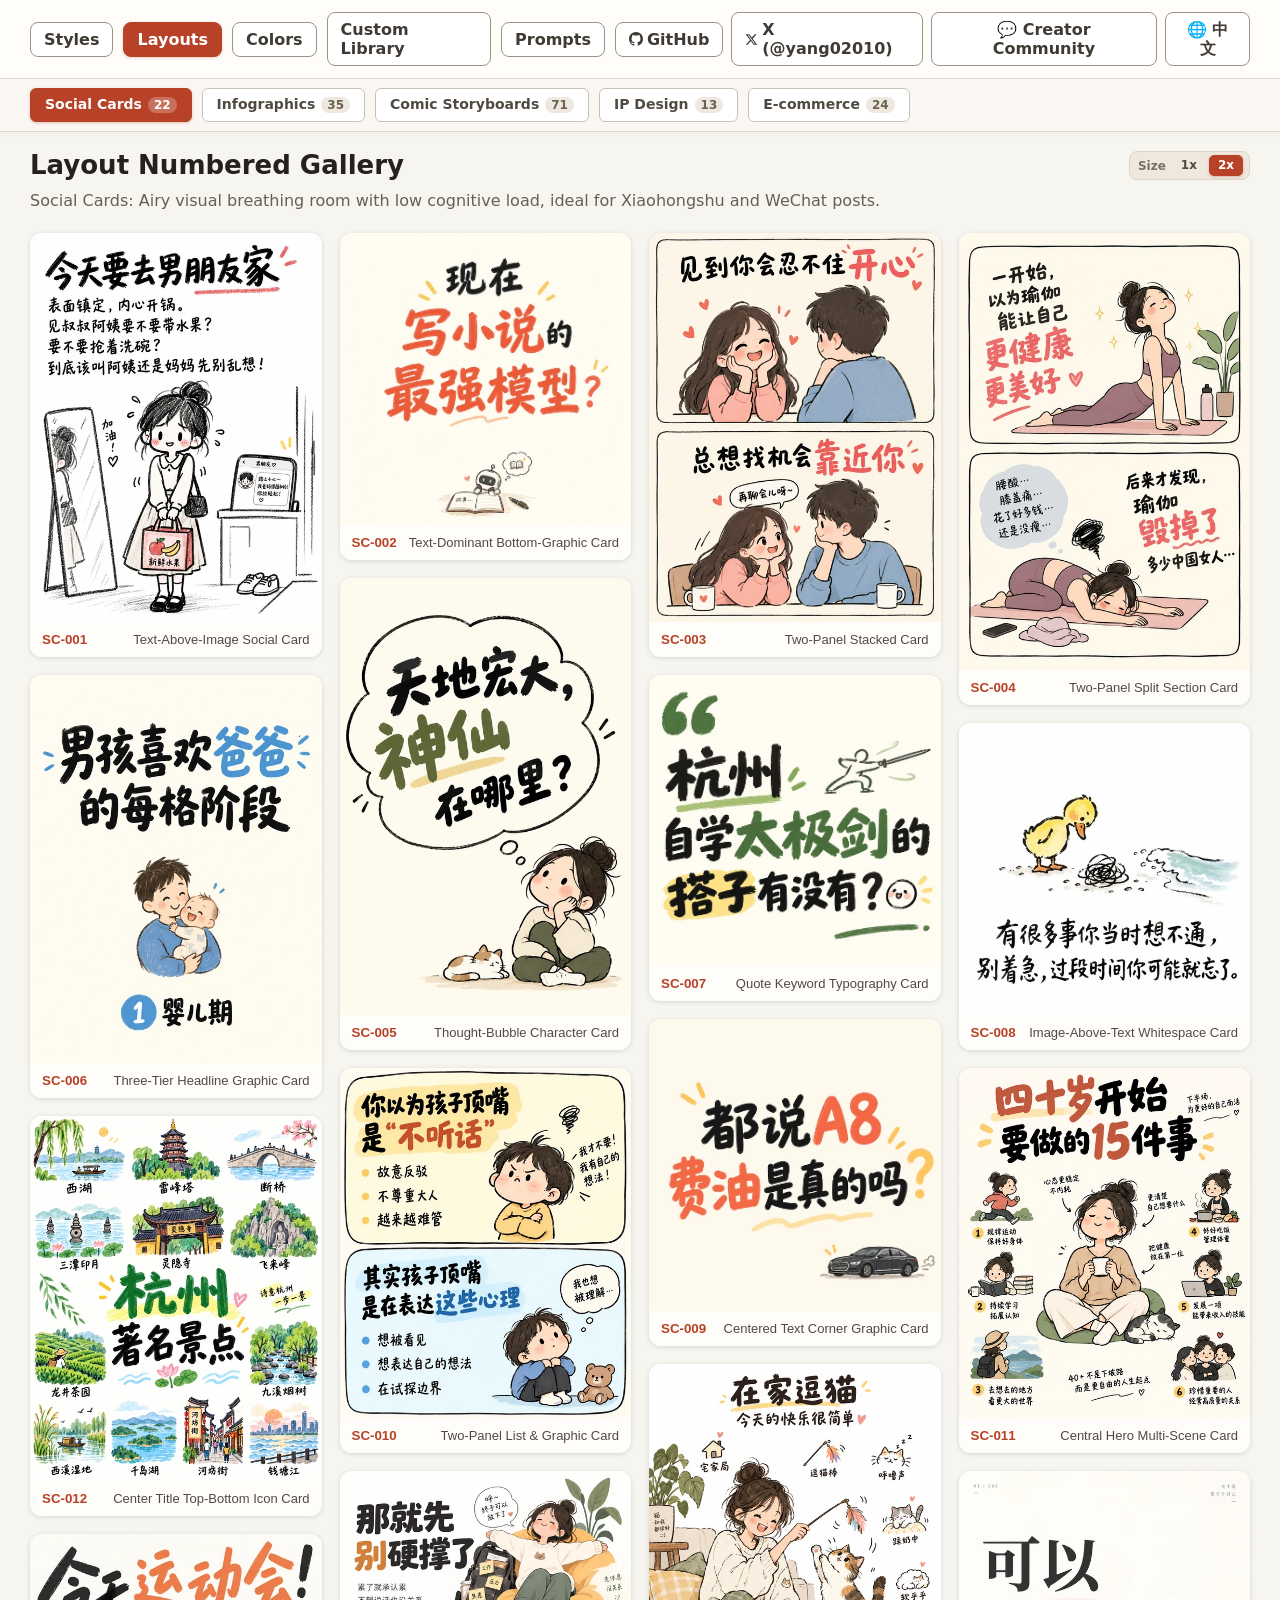
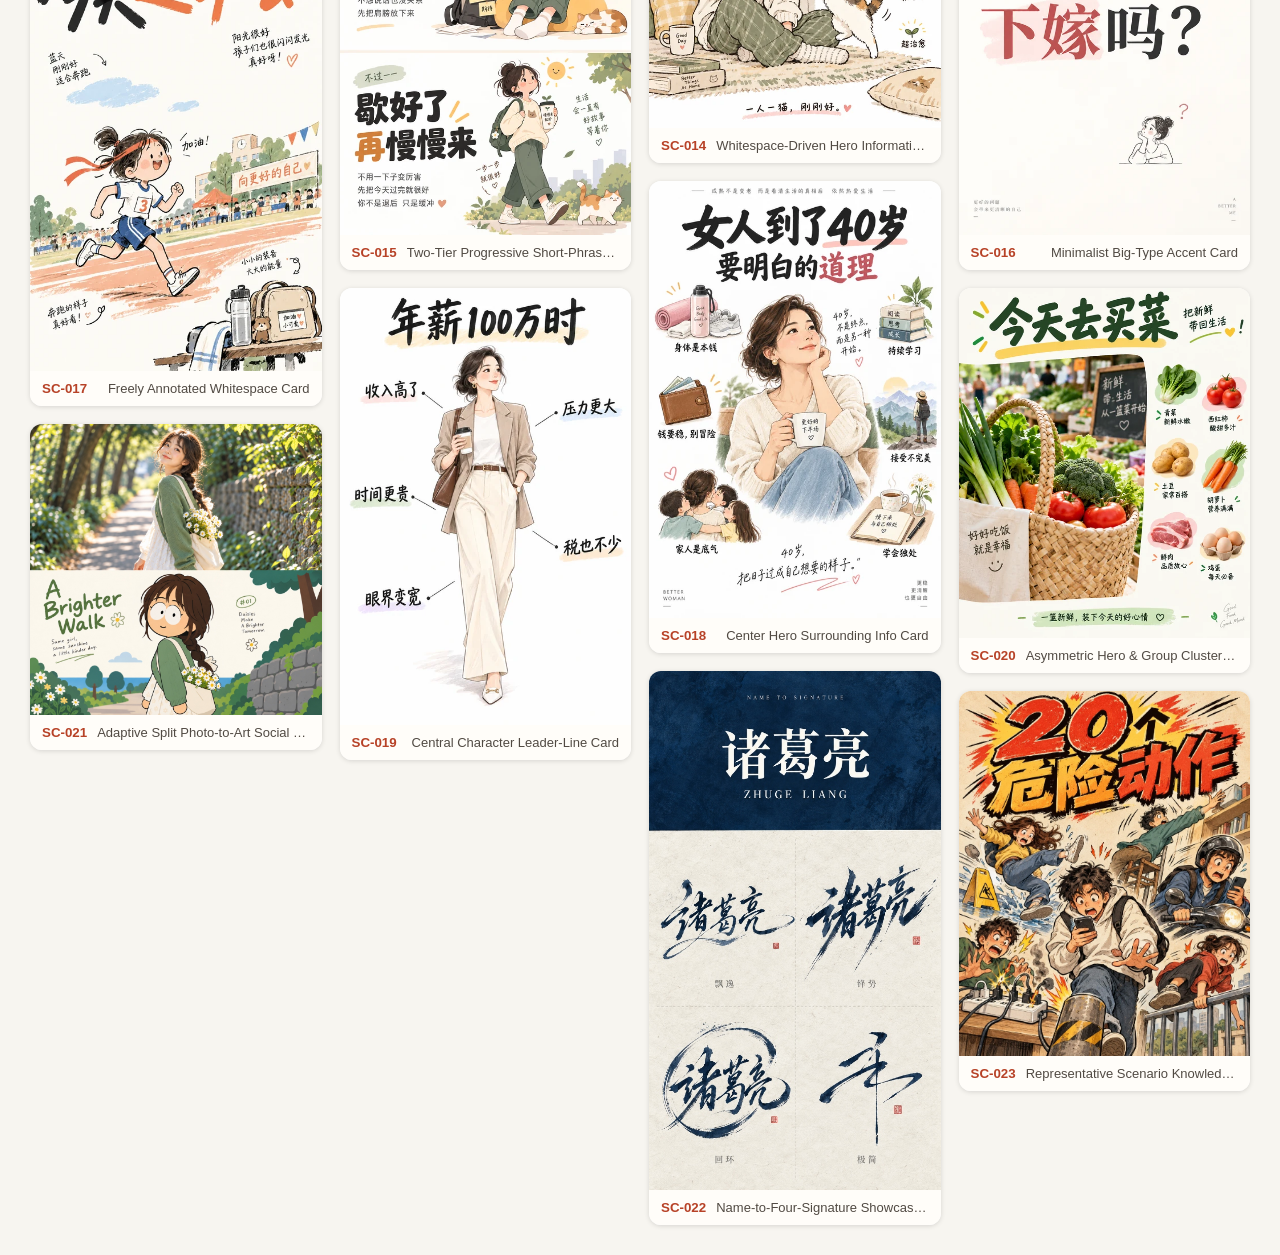
<file: static/handraw-style/skills/handdraw-style-prompter/gallery/layouts.html>
<!doctype html>
<html lang="zh-CN"><head><meta charset="utf-8"><meta name="viewport" content="width=device-width, initial-scale=1">
<title>图型编号画廊</title><style>
:root{color:#24211e;background:#f7f5f0;font:16px/1.5 system-ui,"Microsoft YaHei",sans-serif} body{margin:0} main{max-width:1440px;margin:auto;padding:18px 30px 30px} .sticky-header{position:sticky;top:0;z-index:100} .site-nav{display:flex;align-items:center;gap:10px;margin:0;padding:12px 30px;border-bottom:1px solid #ded8cf;background:#fffdf9} .site-nav a{border:1px solid #9e9185;border-radius:8px;background:#fff;color:#403a34;padding:7px 13px;text-decoration:none;font-weight:800;line-height:1.2;transition:background .15s,color .15s,border-color .15s} .site-nav a:hover{border-color:#b74227;background:#fff0eb;color:#9f351f} .site-nav a[aria-current="page"]{border-color:#b74227;background:#b74227;color:#fff;box-shadow:0 1px 3px #b7422744} .nav-right{margin-left:auto;display:flex;align-items:center;gap:8px} .nav-ext{display:inline-flex;align-items:center;font-weight:700} .nav-btn{border:1px solid #9e9185;border-radius:8px;background:#fff;color:#403a34;padding:7px 13px;font:inherit;font-weight:700;line-height:1.2;cursor:pointer;transition:background .15s,color .15s,border-color .15s} .nav-btn:hover{border-color:#b74227;background:#fff0eb;color:#9f351f} .nav-btn:focus-visible,.site-nav a:focus-visible{outline:3px solid #d67d4d;outline-offset:3px} .sub-nav{display:flex;gap:10px;align-items:center;padding:9px 30px;background:#faf7f2;border-bottom:1px solid #ded8cf;box-shadow:0 2px 6px rgba(0,0,0,0.03)} .filter{display:inline-flex;align-items:center;gap:6px;border:1px solid #c9c1b6;border-radius:6px;background:#fff;color:#514a43;padding:6px 14px;font:inherit;font-size:14px;font-weight:600;line-height:1.4;cursor:pointer;transition:background .15s,color .15s,border-color .15s,box-shadow .15s} .filter:hover{border-color:#b74227;color:#b74227;background:#fff8f5} .filter span{display:inline-block;padding:1px 6px;border-radius:999px;background:#eee8df;color:#6b6257;font-size:12px;font-weight:700;font-variant-numeric:tabular-nums;line-height:1.2;transition:all .15s} .filter.is-active{border-color:#b74227;background:#b74227;color:#fff;box-shadow:0 1px 3px rgba(183,66,39,0.3)} .filter.is-active span{background:rgba(255,255,255,0.25);color:#fff} h1{margin:0} .lead{margin:8px 0 20px;color:#665f57}
.gallery-title-bar{display:flex;align-items:center;justify-content:space-between;gap:14px;flex-wrap:wrap;margin:0 0 2px}
.gallery-title-bar h1{margin:0;font-size:26px;font-weight:800;color:#24211e;line-height:1.2}
.size-switcher{display:inline-flex;align-items:center;gap:6px;background:#eee8df;padding:3px 6px;border-radius:8px;border:1px solid #dcd5ca;margin-left:auto}
.size-label{font-size:12px;color:#786f65;font-weight:700;line-height:1;margin-left:2px}
.size-btn-group{display:inline-flex;align-items:center;gap:3px}
.size-btn{border:1px solid transparent;background:transparent;color:#514a43;font:inherit;font-size:12px;font-weight:750;padding:2px 8px;border-radius:5px;cursor:pointer;line-height:1.3;transition:background .15s,color .15s,border-color .15s,box-shadow .15s}
.size-btn:hover{color:#b74227;background:#ffffffa0}
.size-btn.is-active{background:#b74227;color:#fff;border-color:#b74227;box-shadow:0 1px 3px rgba(183,66,39,0.3)}
.size-btn:focus-visible{outline:2px solid #d67d4d;outline-offset:1px}

/* 2x Default: standard size (4 columns on desktop) */
.gallery{--columns:4;--gap:18px;display:grid;grid-template-columns:repeat(var(--columns),minmax(0,1fr));gap:var(--gap);align-items:start}
.masonry-column{display:flex;flex-direction:column;gap:var(--gap);min-width:0}
.layout-card{display:block;box-sizing:border-box;position:relative;width:100%;margin:0;padding:0;border:0;border-radius:12px;background:#fff;box-shadow:0 1px 5px #0002;overflow:hidden;cursor:zoom-in;text-align:left}
.layout-card:focus-visible,.filter:focus-visible,.copy:focus-visible,.close:focus-visible{outline:3px solid #d67d4d;outline-offset:3px}
.layout-card img{display:block;width:100%;height:auto}
.layout-info{display:flex;align-items:baseline;justify-content:space-between;gap:10px;padding:10px 12px;background:#fffdf9}
.layout-id{color:#b74227;font-weight:850;font-variant-numeric:tabular-nums;white-space:nowrap}
.layout-name{overflow:hidden;color:#514a43;font-size:13px;text-overflow:ellipsis;white-space:nowrap}
@media(max-width:1100px){.gallery{--columns:3}}
@media(max-width:720px){main{padding:16px 20px 20px} .site-nav{padding:10px 20px;flex-wrap:wrap;gap:8px} .nav-right{width:100%;justify-content:flex-start;gap:6px;margin-left:0} .site-nav a,.nav-btn{padding:6px 10px;font-size:13px} .sub-nav{padding:8px 20px;gap:8px;overflow-x:auto;-webkit-overflow-scrolling:touch} .filter{padding:5px 10px;font-size:13px;white-space:nowrap} .gallery{--columns:2;--gap:12px} .layout-info{display:block;padding:8px 10px} .layout-name{display:block;margin-top:2px}}
@media(max-width:420px){.gallery{--columns:1}}

/* 1x: compact half size (8 columns on desktop) */
[data-size="1x"] .gallery{--columns:8;--gap:10px}
[data-size="1x"] .layout-card{border-radius:8px;box-shadow:0 1px 4px #0002}
[data-size="1x"] .layout-info{display:flex;align-items:baseline;justify-content:space-between;gap:6px;padding:6px 8px}
[data-size="1x"] .layout-id{font-size:11.5px}
[data-size="1x"] .layout-name{font-size:11.5px}
@media(min-width:1441px){[data-size="1x"] .gallery{--columns:8;--gap:10px}}
@media(max-width:1200px){[data-size="1x"] .gallery{--columns:6;--gap:9px}}
@media(max-width:960px){[data-size="1x"] .gallery{--columns:5;--gap:8px}}
@media(max-width:720px){[data-size="1x"] .gallery{--columns:4;--gap:8px} [data-size="1x"] .layout-info{display:block;padding:5px 6px}}
@media(max-width:480px){[data-size="1x"] .gallery{--columns:2;--gap:6px}}

dialog{width:min(94vw,1100px);padding:14px;border:0;border-radius:14px;background:#171513;color:#fff;box-shadow:0 20px 70px #0008} dialog::backdrop{background:#000b} dialog img{display:block;max-width:100%;max-height:78vh;margin:auto;object-fit:contain} .dialog-actions{display:flex;align-items:center;gap:10px;justify-content:space-between;margin-top:10px} .dialog-label{margin:0;font-weight:700} .copy,.close{border:0;border-radius:7px;padding:7px 10px;background:#fff;color:#24211e;font:inherit;cursor:pointer} .copy{margin-left:auto} .dialog-tip{margin:8px 0 0;font-size:12px;color:#a8a199;text-align:center} [hidden]{display:none!important}
</style></head><body>
<header class="sticky-header">
<nav class="site-nav" aria-label="画廊导航"><a href="index.html" data-i18n="stylesNav">风格画廊</a><a href="layouts.html" aria-current="page" data-i18n="layoutsNav">图型画廊</a><a href="colors.html" data-i18n="colorsNav">色彩画廊</a><a href="assets.html" data-i18n="assetsNav">自建图库</a><a href="tutorials.html" data-i18n="tutorialsNav">提示词</a><div class="nav-right"><a class="nav-ext" href="https://github.com/yang0/handraw-style" target="_blank" rel="noopener noreferrer" title="GitHub 仓库"><svg width="14" height="14" viewBox="0 0 16 16" fill="currentColor" style="vertical-align:-2px;margin-right:4px" aria-hidden="true"><path d="M8 0C3.58 0 0 3.58 0 8c0 3.54 2.29 6.53 5.47 7.59.4.07.55-.17.55-.38 0-.19-.01-.82-.01-1.49-2.01.37-2.53-.49-2.69-.94-.09-.23-.48-.94-.82-1.13-.28-.15-.68-.52-.01-.53.63-.01 1.08.58 1.23.82.72 1.21 1.87.87 2.33.66.07-.52.28-.87.51-1.07-1.78-.2-3.64-.89-3.64-3.95 0-.87.31-1.59.82-2.15-.08-.2-.36-1.02.08-2.12 0 0 .67-.21 2.2.82.64-.18 1.32-.27 2-.27.68 0 1.36.09 2 .27 1.53-1.04 2.2-.82 2.2-.82.44 1.1.16 1.92.08 2.12.51.56.82 1.27.82 2.15 0 3.07-1.87 3.75-3.65 3.95.29.25.54.73.54 1.48 0 1.07-.01 1.93-.01 2.2 0 .21.15.46.55.38A8.013 8.013 0 0016 8c0-4.42-3.58-8-8-8z"/></svg>GitHub</a><a class="nav-ext" href="https://x.com/yang02010" target="_blank" rel="noopener noreferrer" title="X (Twitter) @yang02010"><svg width="13" height="13" viewBox="0 0 24 24" fill="currentColor" style="vertical-align:-2px;margin-right:4px" aria-hidden="true"><path d="M18.244 2.25h3.308l-7.227 8.26 8.502 11.24H16.17l-5.214-6.817L4.99 21.75H1.68l7.73-8.835L1.254 2.25H8.08l4.713 6.231zm-1.161 17.52h1.833L7.084 4.126H5.117z"/></svg>X (@yang02010)</a><button class="nav-btn" id="wechat-btn" type="button" data-i18n="wechatBtn">💬 创作变现交流群</button><button class="nav-btn" id="lang-btn" type="button" aria-label="Switch Language">🌐 EN / 中</button></div></nav>
<nav class="sub-nav filters" aria-label="图型分类"><button class="filter" type="button" data-category="social-card" data-label-zh="社媒卡" data-label-en="Social Cards">社媒卡 <span>22</span></button><button class="filter" type="button" data-category="infographic" data-label-zh="信息图" data-label-en="Infographics">信息图 <span>35</span></button><button class="filter" type="button" data-category="comic-storyboard" data-label-zh="漫画分镜" data-label-en="Comic Storyboards">漫画分镜 <span>71</span></button><button class="filter" type="button" data-category="ip-character" data-label-zh="IP设计" data-label-en="IP Design">IP设计 <span>13</span></button><button class="filter" type="button" data-category="ecommerce" data-label-zh="电商" data-label-en="E-commerce">电商 <span>24</span></button></nav>
</header>
<main>
<div class="gallery-title-bar">
<h1 data-i18n="title">图型编号画廊</h1>
<div class="size-switcher" role="group" aria-label="图片尺寸">
<span class="size-label" data-i18n="sizeLabel">尺寸</span>
<div class="size-btn-group">
<button type="button" class="size-btn" data-size="1x">1x</button>
<button type="button" class="size-btn is-active" data-size="2x">2x</button>
</div>
</div>
</div>
<p class="lead" id="gallery-lead" data-i18n="lead">社媒卡：画面有呼吸感，认知负担低，适合小红书和公众号贴图</p>
<section id="gallery" class="gallery"><button class="layout-card" type="button" data-id="SC-001" data-category="social-card" data-image="../../../images/layouts/social-cards/SC-001.webp" data-prompt="小红书社媒卡。排版采用上文下图结构：上方集中放置主题文字和简短补充文案，下方放置完整主图或场景图。上下内容保持清晰的阅读顺序，图文关系自然，整体构图简洁。" data-prompt-zh="小红书社媒卡。排版采用上文下图结构：上方集中放置主题文字和简短补充文案，下方放置完整主图或场景图。上下内容保持清晰的阅读顺序，图文关系自然，整体构图简洁。" data-prompt-en="Xiaohongshu social-media card. Use a text-above-image layout: place the theme copy and concise supporting text in the upper section, with a complete primary or scene illustration below. Keep a clear top-to-bottom reading order, let the text and image relate naturally, and keep the overall composition simple." data-name="上文下图社媒卡" data-name-zh="上文下图社媒卡" data-name-en="Text-Above-Image Social Card" aria-label="查看 SC-001 上文下图社媒卡"><img src="../../../images/layouts/social-cards/SC-001.webp" alt="SC-001 上文下图社媒卡"><span class="layout-info"><span class="layout-id">SC-001</span><span class="layout-name">上文下图社媒卡</span></span></button>
<button class="layout-card" type="button" data-id="SC-002" data-category="social-card" data-image="../../../images/layouts/social-cards/SC-002.webp" data-prompt="小红书社媒卡。排版：视觉主体是文字，底部简单图案起辅助作用，图文之间有较大空间。纯色背景，较多留白空间，构图简单。" data-prompt-zh="小红书社媒卡。排版：视觉主体是文字，底部简单图案起辅助作用，图文之间有较大空间。纯色背景，较多留白空间，构图简单。" data-prompt-en="Xiaohongshu social-media card. Layout: text is the visual focal point; a simple graphic at the bottom plays a supporting role, with generous separation between text and image. Solid-color background, ample negative space, and a simple composition." data-name="文案主导底部辅助图卡" data-name-zh="文案主导底部辅助图卡" data-name-en="Text-Dominant Bottom-Graphic Card" aria-label="查看 SC-002 文案主导底部辅助图卡"><img src="../../../images/layouts/social-cards/SC-002.webp" alt="SC-002 文案主导底部辅助图卡"><span class="layout-info"><span class="layout-id">SC-002</span><span class="layout-name">文案主导底部辅助图卡</span></span></button>
<button class="layout-card" type="button" data-id="SC-003" data-category="social-card" data-image="../../../images/layouts/social-cards/SC-003.webp" data-prompt="小红书社媒卡。排版：无独立标题，根据主题创作。上下带框两宫格，每一格都是上面一行字，下面配图，图文无明显分界，纯色背景，较多留白空间，角色高度概括，构图简单。" data-prompt-zh="小红书社媒卡。排版：无独立标题，根据主题创作。上下带框两宫格，每一格都是上面一行字，下面配图，图文无明显分界，纯色背景，较多留白空间，角色高度概括，构图简单。" data-prompt-en="Xiaohongshu social-media card. Layout: no separate headline; create from the theme. Two framed panels stacked vertically; each panel has one line of text above an illustration, with no hard text-image division. Solid-color background, generous negative space, highly simplified characters, and a simple composition." data-name="上下双格图文卡" data-name-zh="上下双格图文卡" data-name-en="Two-Panel Stacked Card" aria-label="查看 SC-003 上下双格图文卡"><img src="../../../images/layouts/social-cards/SC-003.webp" alt="SC-003 上下双格图文卡"><span class="layout-info"><span class="layout-id">SC-003</span><span class="layout-name">上下双格图文卡</span></span></button>
<button class="layout-card" type="button" data-id="SC-004" data-category="social-card" data-image="../../../images/layouts/social-cards/SC-004.webp" data-prompt="小红书社媒卡。排版：无独立标题，根据主题创作。上下带框两宫格，每一格都有一个图区和一个文字区，文字区可以在图的上方、左侧或右侧，文字区显示简单文案不做过多扩写，纯色背景，较多留白空间，角色高度概括，构图简单。" data-prompt-zh="小红书社媒卡。排版：无独立标题，根据主题创作。上下带框两宫格，每一格都有一个图区和一个文字区，文字区可以在图的上方、左侧或右侧，文字区显示简单文案不做过多扩写，纯色背景，较多留白空间，角色高度概括，构图简单。" data-prompt-en="Xiaohongshu social-media card. Layout: no separate headline; create from the theme. Two framed panels stacked vertically; every panel has an image area and a text area. The text area may sit above, left, or right of the image and contains concise copy without excessive expansion. Solid-color background, generous negative space, highly simplified characters, and a simple composition." data-name="上下双格图文分区卡" data-name-zh="上下双格图文分区卡" data-name-en="Two-Panel Split Section Card" aria-label="查看 SC-004 上下双格图文分区卡"><img src="../../../images/layouts/social-cards/SC-004.webp" alt="SC-004 上下双格图文分区卡"><span class="layout-info"><span class="layout-id">SC-004</span><span class="layout-name">上下双格图文分区卡</span></span></button>
<button class="layout-card" type="button" data-id="SC-005" data-category="social-card" data-image="../../../images/layouts/social-cards/SC-005.webp" data-prompt="小红书社媒卡。排版：无独立标题，视觉重点是使用主题的气泡文字，左下或右下放置一个思考状 IP 形象，构图简单，大面积留白。" data-prompt-zh="小红书社媒卡。排版：无独立标题，视觉重点是使用主题的气泡文字，左下或右下放置一个思考状 IP 形象，构图简单，大面积留白。" data-prompt-en="Xiaohongshu social-media card. Layout: no separate headline; the visual focus is a thought-bubble text based on the theme, with a thinking IP character placed in the lower-left or lower-right. Keep the composition simple with generous negative space." data-name="气泡文字思考IP卡" data-name-zh="气泡文字思考IP卡" data-name-en="Thought-Bubble Character Card" aria-label="查看 SC-005 气泡文字思考IP卡"><img src="../../../images/layouts/social-cards/SC-005.webp" alt="SC-005 气泡文字思考IP卡"><span class="layout-info"><span class="layout-id">SC-005</span><span class="layout-name">气泡文字思考IP卡</span></span></button>
<button class="layout-card" type="button" data-id="SC-006" data-category="social-card" data-image="../../../images/layouts/social-cards/SC-006.webp" data-prompt="小红书社媒卡。排版分为三层：上层放置主标题，中层放置一张尺寸较小、起辅助作用的简单图形，下层放置副标题。使用纯色背景，保留较多留白空间，整体构图简单。" data-prompt-zh="小红书社媒卡。排版分为三层：上层放置主标题，中层放置一张尺寸较小、起辅助作用的简单图形，下层放置副标题。使用纯色背景，保留较多留白空间，整体构图简单。" data-prompt-en="Xiaohongshu social-media card. Use a three-level layout: place the main headline in the upper section, a small simple supporting illustration in the middle, and a secondary headline in the lower section. Use a solid-color background, generous negative space, and a simple overall composition." data-name="三层标题辅助图卡" data-name-zh="三层标题辅助图卡" data-name-en="Three-Tier Headline Graphic Card" aria-label="查看 SC-006 三层标题辅助图卡"><img src="../../../images/layouts/social-cards/SC-006.webp" alt="SC-006 三层标题辅助图卡"><span class="layout-info"><span class="layout-id">SC-006</span><span class="layout-name">三层标题辅助图卡</span></span></button>
<button class="layout-card" type="button" data-id="SC-007" data-category="social-card" data-image="../../../images/layouts/social-cards/SC-007.webp" data-prompt="小红书文字型社媒卡。排版：左上放置一个醒目的双引号，中间呈现主题文案并将关键词重点化，右下放置一条下划线；句末可以添加与文字大小适配的 emoji。保持文字主导的简洁构图。" data-prompt-zh="小红书文字型社媒卡。排版：左上放置一个醒目的双引号，中间呈现主题文案并将关键词重点化，右下放置一条下划线；句末可以添加与文字大小适配的 emoji。保持文字主导的简洁构图。" data-prompt-en="Xiaohongshu text-led social-media card. Layout: place a prominent opening quotation mark in the upper-left, present the theme copy in the center with key words emphasized, and add an underline in the lower-right. An emoji may appear at the end of the sentence, sized to match the text. Keep the composition simple and typography-led." data-name="引号关键词文字卡" data-name-zh="引号关键词文字卡" data-name-en="Quote Keyword Typography Card" aria-label="查看 SC-007 引号关键词文字卡"><img src="../../../images/layouts/social-cards/SC-007.webp" alt="SC-007 引号关键词文字卡"><span class="layout-info"><span class="layout-id">SC-007</span><span class="layout-name">引号关键词文字卡</span></span></button>
<button class="layout-card" type="button" data-id="SC-008" data-category="social-card" data-image="../../../images/layouts/social-cards/SC-008.webp" data-prompt="小红书社媒卡。排版采用图上文下结构，上方是高度概括的角色或场景图，下方是主题文案；图文之间不设置明显界线，让视觉自然衔接。使用纯色背景，保留较多留白空间，整体构图简单。" data-prompt-zh="小红书社媒卡。排版采用图上文下结构，上方是高度概括的角色或场景图，下方是主题文案；图文之间不设置明显界线，让视觉自然衔接。使用纯色背景，保留较多留白空间，整体构图简单。" data-prompt-en="Xiaohongshu social-media card. Use an image-above-text layout, with a highly simplified character or scene illustration above and the theme copy below. Do not add a visible boundary between the image and text; let them flow together naturally. Use a solid-color background, generous negative space, and a simple overall composition." data-name="图上文下留白卡" data-name-zh="图上文下留白卡" data-name-en="Image-Above-Text Whitespace Card" aria-label="查看 SC-008 图上文下留白卡"><img src="../../../images/layouts/social-cards/SC-008.webp" alt="SC-008 图上文下留白卡"><span class="layout-info"><span class="layout-id">SC-008</span><span class="layout-name">图上文下留白卡</span></span></button>
<button class="layout-card" type="button" data-id="SC-009" data-category="social-card" data-image="../../../images/layouts/social-cards/SC-009.webp" data-prompt="小红书文字型社媒卡。排版：主题文字作为视觉主体，居中显示；右下角放置一个简单的小图作为辅助，不抢夺文字的视觉重点。整体构图简洁。" data-prompt-zh="小红书文字型社媒卡。排版：主题文字作为视觉主体，居中显示；右下角放置一个简单的小图作为辅助，不抢夺文字的视觉重点。整体构图简洁。" data-prompt-en="Xiaohongshu text-led social-media card. Layout: make the theme text the visual focus and center it in the composition; place a small simple illustration in the lower-right corner as supporting content without competing with the text. Keep the overall composition simple." data-name="居中文字右下辅助图卡" data-name-zh="居中文字右下辅助图卡" data-name-en="Centered Text Corner Graphic Card" aria-label="查看 SC-009 居中文字右下辅助图卡"><img src="../../../images/layouts/social-cards/SC-009.webp" alt="SC-009 居中文字右下辅助图卡"><span class="layout-info"><span class="layout-id">SC-009</span><span class="layout-name">居中文字右下辅助图卡</span></span></button>
<button class="layout-card" type="button" data-id="SC-010" data-category="social-card" data-image="../../../images/layouts/social-cards/SC-010.webp" data-prompt="小红书社媒卡。排版：无独立标题，根据主题创作上下带框的两宫格。每一格包含一行标题、约两三行的简短 list 文字和一张简单配图；文字保持简洁，不做过多扩写，图文之间不设置明显分界。使用纯色背景，保留较多留白空间，角色高度概括，整体构图简单。" data-prompt-zh="小红书社媒卡。排版：无独立标题，根据主题创作上下带框的两宫格。每一格包含一行标题、约两三行的简短 list 文字和一张简单配图；文字保持简洁，不做过多扩写，图文之间不设置明显分界。使用纯色背景，保留较多留白空间，角色高度概括，整体构图简单。" data-prompt-en="Xiaohongshu social-media card. Layout: create two stacked framed panels based on the theme, without a separate overall headline. Each panel contains a one-line heading, a concise two- or three-line list, and a simple supporting illustration. Keep the copy brief without over-expanding it, avoid a visible boundary between text and image, use a solid-color background with generous negative space, simplify the characters, and keep the composition simple." data-name="上下双格标题列表卡" data-name-zh="上下双格标题列表卡" data-name-en="Two-Panel List &amp; Graphic Card" aria-label="查看 SC-010 上下双格标题列表卡"><img src="../../../images/layouts/social-cards/SC-010.webp" alt="SC-010 上下双格标题列表卡"><span class="layout-info"><span class="layout-id">SC-010</span><span class="layout-name">上下双格标题列表卡</span></span></button>
<button class="layout-card" type="button" data-id="SC-011" data-category="social-card" data-image="../../../images/layouts/social-cards/SC-011.webp" data-prompt="小红书社媒卡。排版：设置一个主标题，画面中央放置一个主图，周围安排 3–5 个与主体形象一致的简单信息图，并添加 2–3 个对主体的简短标注。使用纯色背景，保留较多留白空间，角色高度概括，整体构图简单。" data-prompt-zh="小红书社媒卡。排版：设置一个主标题，画面中央放置一个主图，周围安排 3–5 个与主体形象一致的简单信息图，并添加 2–3 个对主体的简短标注。使用纯色背景，保留较多留白空间，角色高度概括，整体构图简单。" data-prompt-en="Xiaohongshu social-media card. Layout: include a main headline, place one primary illustration in the center, surround it with 3–5 simple information illustrations that match the subject, and add 2–3 brief annotations about the subject. Use a solid-color background, generous negative space, highly simplified characters, and a simple overall composition." data-name="中心主图多场景信息卡" data-name-zh="中心主图多场景信息卡" data-name-en="Central Hero Multi-Scene Card" aria-label="查看 SC-011 中心主图多场景信息卡"><img src="../../../images/layouts/social-cards/SC-011.webp" alt="SC-011 中心主图多场景信息卡"><span class="layout-info"><span class="layout-id">SC-011</span><span class="layout-name">中心主图多场景信息卡</span></span></button>
<button class="layout-card" type="button" data-id="SC-012" data-category="social-card" data-image="../../../images/layouts/social-cards/SC-012.webp" data-prompt="小红书社媒卡。排版：标题垂直居中显示，标题上方整齐安排两行图标，标题下方也整齐安排两行图标，形成围绕中心标题的上下对称结构。保持图标排列清晰、构图简单。" data-prompt-zh="小红书社媒卡。排版：标题垂直居中显示，标题上方整齐安排两行图标，标题下方也整齐安排两行图标，形成围绕中心标题的上下对称结构。保持图标排列清晰、构图简单。" data-prompt-en="Xiaohongshu social-media card. Layout: center the headline vertically, arrange two neat rows of icons above it, and arrange two more neat rows of icons below it to form a balanced structure around the central headline. Keep the icon arrangement clear and the composition simple." data-name="中心标题上下图标卡" data-name-zh="中心标题上下图标卡" data-name-en="Center Title Top-Bottom Icon Card" aria-label="查看 SC-012 中心标题上下图标卡"><img src="../../../images/layouts/social-cards/SC-012.webp" alt="SC-012 中心标题上下图标卡"><span class="layout-info"><span class="layout-id">SC-012</span><span class="layout-name">中心标题上下图标卡</span></span></button>
<button class="layout-card" type="button" data-id="SC-014" data-category="social-card" data-image="../../../images/layouts/social-cards/SC-014.webp" data-prompt="小红书社媒卡。整体保留大面积留白。顶部设置 1–2 行醒目的短标题，与主体区域形成清晰层级；中下部设置一个占据主要面积的大型主视觉，主视觉可居中、偏左或偏右，不固定位置，并通过主体自身的轮廓、姿态和占位关系自然形成若干留白区域。将 4–6 个尺寸较小的信息单元穿插在这些留白区域中，每个单元由一个小视觉元素与极短文字组成，位置服从主视觉留下的空间，不平均环绕主体，不形成规则左右分栏。小信息单元应明显小于主视觉并贴合主体轮廓的空隙，可上下错落、疏密变化，不能使用统一卡片框、规则宫格、表格或明显分割线。底部可保留一句很短的总结文字作为收尾。整体强调主视觉优先、留白驱动、信息穿插，画面完整而非模块拼接。" data-prompt-zh="小红书社媒卡。整体保留大面积留白。顶部设置 1–2 行醒目的短标题，与主体区域形成清晰层级；中下部设置一个占据主要面积的大型主视觉，主视觉可居中、偏左或偏右，不固定位置，并通过主体自身的轮廓、姿态和占位关系自然形成若干留白区域。将 4–6 个尺寸较小的信息单元穿插在这些留白区域中，每个单元由一个小视觉元素与极短文字组成，位置服从主视觉留下的空间，不平均环绕主体，不形成规则左右分栏。小信息单元应明显小于主视觉并贴合主体轮廓的空隙，可上下错落、疏密变化，不能使用统一卡片框、规则宫格、表格或明显分割线。底部可保留一句很短的总结文字作为收尾。整体强调主视觉优先、留白驱动、信息穿插，画面完整而非模块拼接。" data-prompt-en="Xiaohongshu social-media card with generous negative space. Place a prominent one- or two-line short headline at the top, clearly separated from the main subject area. In the middle and lower area, place one large primary visual occupying most of the composition; it may be centered, left-weighted, or right-weighted rather than locked to one position. Let the primary visual&#x27;s silhouette, pose, and spatial footprint naturally create several areas of open space. Insert 4–6 smaller information units into those open spaces, each made of a small visual element and extremely short text. Let their positions follow the space left by the primary visual rather than preset columns; do not distribute them evenly around the subject or create regular side-by-side columns. Keep the small units clearly smaller than the primary visual and close to the gaps created by its outline, with varied vertical positions and density. Do not use uniform card frames, regular grids, tables, or obvious divider lines. A very short summary sentence may appear at the bottom as a closing element. Prioritize the main visual, let whitespace drive the placement, and weave information into the composition so it reads as one complete scene rather than assembled modules." data-name="留白驱动主视觉信息卡" data-name-zh="留白驱动主视觉信息卡" data-name-en="Whitespace-Driven Hero Information Card" aria-label="查看 SC-014 留白驱动主视觉信息卡"><img src="../../../images/layouts/social-cards/SC-014.webp" alt="SC-014 留白驱动主视觉信息卡"><span class="layout-info"><span class="layout-id">SC-014</span><span class="layout-name">留白驱动主视觉信息卡</span></span></button>
<button class="layout-card" type="button" data-id="SC-015" data-category="social-card" data-image="../../../images/layouts/social-cards/SC-015.webp" data-prompt="小红书社媒卡。整体采用上下两段式结构，将画面分成两个面积接近的独立内容区域，中间保留清晰间距或细分隔关系。两个区域使用统一的视觉语言和相近的内部结构，形成对照、前后、转折或递进关系。每个区域设置一个醒目的核心短句作为第一视觉层级，并安排一个尺寸明显较大的单一主视觉，与核心文字形成左右或斜向的非对称平衡；主视觉位置可根据留白和整体重心调整。核心文字与主视觉之外的剩余留白中，放置 2–4 行简短补充文字，不形成独立卡片或规则列表。上下两个区域保持相似的视觉重量和阅读节奏，但不要求完全镜像复制，可通过标题位置、主视觉方向或留白分布产生轻微变化；第二个区域可加入很短的过渡词、转折词或关系提示。整体强调“上下双区＋大短句＋单一主视觉＋少量补充说明”，避免复杂信息图、密集文字、规则宫格和过多装饰，保持大面积留白、层级清楚、手机端快速阅读。" data-prompt-zh="小红书社媒卡。整体采用上下两段式结构，将画面分成两个面积接近的独立内容区域，中间保留清晰间距或细分隔关系。两个区域使用统一的视觉语言和相近的内部结构，形成对照、前后、转折或递进关系。每个区域设置一个醒目的核心短句作为第一视觉层级，并安排一个尺寸明显较大的单一主视觉，与核心文字形成左右或斜向的非对称平衡；主视觉位置可根据留白和整体重心调整。核心文字与主视觉之外的剩余留白中，放置 2–4 行简短补充文字，不形成独立卡片或规则列表。上下两个区域保持相似的视觉重量和阅读节奏，但不要求完全镜像复制，可通过标题位置、主视觉方向或留白分布产生轻微变化；第二个区域可加入很短的过渡词、转折词或关系提示。整体强调“上下双区＋大短句＋单一主视觉＋少量补充说明”，避免复杂信息图、密集文字、规则宫格和过多装饰，保持大面积留白、层级清楚、手机端快速阅读。" data-prompt-en="Xiaohongshu social-media card. Use a two-section vertical structure with two similarly sized content areas separated by clear spacing or a subtle divider. Give both sections a consistent visual language and related internal structure so they express contrast, before-and-after, a turn, or progression. Each section begins with a prominent core short phrase as the first visual level and includes one clearly large primary visual, creating an asymmetrical horizontal or diagonal balance with the phrase; adjust the visual&#x27;s position according to whitespace and overall weight. Place concise two- to four-line supporting text in the remaining space, without making it a separate card or regular list. Keep the two sections similar in visual weight and reading rhythm without mirroring them exactly; vary the title position, visual direction, or whitespace distribution slightly. The second section may include a very short transition, contrast word, or relationship cue. Emphasize “two stacked sections + large short phrases + one primary visual per section + limited supporting copy.” Avoid complex infographics, dense text, regular grids, and excessive decoration; preserve generous negative space, clear hierarchy, and fast mobile reading." data-name="上下双区递进短句卡" data-name-zh="上下双区递进短句卡" data-name-en="Two-Tier Progressive Short-Phrase Card" aria-label="查看 SC-015 上下双区递进短句卡"><img src="../../../images/layouts/social-cards/SC-015.webp" alt="SC-015 上下双区递进短句卡"><span class="layout-info"><span class="layout-id">SC-015</span><span class="layout-name">上下双区递进短句卡</span></span></button>
<button class="layout-card" type="button" data-id="SC-016" data-category="social-card" data-image="../../../images/layouts/social-cards/SC-016.webp" data-prompt="小红书社媒卡。整体采用极简的大留白结构，以一组大字号短文案作为绝对视觉主体。主文案放置在画面上半部或中上部，占据主要横向宽度，可使用 2–3 行自然换行；文字整体偏左排列，但不紧贴边缘，形成稳定的大块文字区域。主文案字号明显大于其他元素，行距相对紧凑，个别关键词可通过颜色、字重、底纹或轻微标记进行局部强调，但不要让多个词同时抢夺注意力。主文案下方保留较大的空白距离，在中央或略偏一侧放置一个尺寸很小的视觉点缀，作为第二视觉停顿，不承担主要信息。画面四角可以加入极少量微型辅助信息，例如日期、页码、符号或装饰点，字号和视觉重量都非常低。整体不设置卡片框、分栏、信息列表或复杂图文组合，背景保持简洁，强调大文字、少元素、大留白、弱装饰，形成轻盈安静、适合快速阅读的社媒封面感。" data-prompt-zh="小红书社媒卡。整体采用极简的大留白结构，以一组大字号短文案作为绝对视觉主体。主文案放置在画面上半部或中上部，占据主要横向宽度，可使用 2–3 行自然换行；文字整体偏左排列，但不紧贴边缘，形成稳定的大块文字区域。主文案字号明显大于其他元素，行距相对紧凑，个别关键词可通过颜色、字重、底纹或轻微标记进行局部强调，但不要让多个词同时抢夺注意力。主文案下方保留较大的空白距离，在中央或略偏一侧放置一个尺寸很小的视觉点缀，作为第二视觉停顿，不承担主要信息。画面四角可以加入极少量微型辅助信息，例如日期、页码、符号或装饰点，字号和视觉重量都非常低。整体不设置卡片框、分栏、信息列表或复杂图文组合，背景保持简洁，强调大文字、少元素、大留白、弱装饰，形成轻盈安静、适合快速阅读的社媒封面感。" data-prompt-en="Xiaohongshu social-media card. Use an extremely minimal, spacious layout with a short piece of large typography as the absolute visual focus. Place the main copy in the upper or upper-middle area, spanning most of the available width and naturally wrapping across two or three lines. Align the text generally to the left without pressing it against the edge, creating a stable block. Make the main copy much larger than every other element with relatively tight line spacing. Emphasize only selected keywords through color, weight, a subtle background mark, or a light accent; do not let multiple words compete for attention. Leave generous space below the copy and place one very small visual accent in the center or slightly to one side as a secondary visual pause, without carrying primary information. The four corners may contain only a few tiny supporting details such as a date, page number, symbol, or decorative dot, all with very low visual weight. Do not use card frames, columns, information lists, or complex text-image combinations. Keep the background simple and emphasize large type, few elements, generous whitespace, and restrained decoration for a light, quiet, fast-to-read social cover." data-name="极简大字小图点缀卡" data-name-zh="极简大字小图点缀卡" data-name-en="Minimalist Big-Type Accent Card" aria-label="查看 SC-016 极简大字小图点缀卡"><img src="../../../images/layouts/social-cards/SC-016.webp" alt="SC-016 极简大字小图点缀卡"><span class="layout-info"><span class="layout-id">SC-016</span><span class="layout-name">极简大字小图点缀卡</span></span></button>
<button class="layout-card" type="button" data-id="SC-017" data-category="social-card" data-image="../../../images/layouts/social-cards/SC-017.webp" data-prompt="小红书社媒卡。排版：设置一个主标题，标签文字以自由、自然的方式分布在画面中，对画面里的角色、物件或场景元素做出简短注解，让文字参与整体构图。保留大面积留白，角色高度概括，减少装饰和复杂分区，保持构图简洁。" data-prompt-zh="小红书社媒卡。排版：设置一个主标题，标签文字以自由、自然的方式分布在画面中，对画面里的角色、物件或场景元素做出简短注解，让文字参与整体构图。保留大面积留白，角色高度概括，减少装饰和复杂分区，保持构图简洁。" data-prompt-en="Xiaohongshu social-media card. Layout: include a main headline, then distribute label text freely and naturally across the composition to provide brief annotations for the characters, objects, or scene elements. Let the text participate in the overall composition. Preserve generous negative space, use highly simplified characters, minimize decoration and complex sections, and keep the composition clean." data-name="自由标注留白信息卡" data-name-zh="自由标注留白信息卡" data-name-en="Freely Annotated Whitespace Card" aria-label="查看 SC-017 自由标注留白信息卡"><img src="../../../images/layouts/social-cards/SC-017.webp" alt="SC-017 自由标注留白信息卡"><span class="layout-info"><span class="layout-id">SC-017</span><span class="layout-name">自由标注留白信息卡</span></span></button>
<button class="layout-card" type="button" data-id="SC-018" data-category="social-card" data-image="../../../images/layouts/social-cards/SC-018.webp" data-prompt="小红书社媒卡。排版采用中心主视觉环绕式结构：顶部设置两级短标题，其中主标题醒目。画面中央放置一个占比最大的主体人物或物体，作为绝对视觉中心；主体四周分散安排 3–6 个尺寸较小的独立插图，每个小图旁仅配一个极短标签或事项名称。小图采用自由、不规则的环绕分布，左右和下方错落排布，保持视觉平衡而非整齐网格。背景保留大面积留白，主图、小图、文字之间保持明显间距，形成“一大主体＋多个小信息点”的层级关系。" data-prompt-zh="小红书社媒卡。排版采用中心主视觉环绕式结构：顶部设置两级短标题，其中主标题醒目。画面中央放置一个占比最大的主体人物或物体，作为绝对视觉中心；主体四周分散安排 3–6 个尺寸较小的独立插图，每个小图旁仅配一个极短标签或事项名称。小图采用自由、不规则的环绕分布，左右和下方错落排布，保持视觉平衡而非整齐网格。背景保留大面积留白，主图、小图、文字之间保持明显间距，形成“一大主体＋多个小信息点”的层级关系。" data-prompt-en="Xiaohongshu social-media card. Use a central-hero surrounding layout: place two levels of short headlines at the top, with the main headline prominent. Put one large person or object in the center as the absolute visual focus. Distribute 3–6 smaller independent illustrations around it, each accompanied by only an extremely short label or item name. Arrange the small illustrations freely and irregularly, staggered on the left, right, and below the hero rather than in a neat grid, while maintaining visual balance. Preserve generous negative space and clear gaps between the hero, small illustrations, and text to create a hierarchy of “one large subject plus multiple small information points.”" data-name="中心主视觉环绕信息卡" data-name-zh="中心主视觉环绕信息卡" data-name-en="Center Hero Surrounding Info Card" aria-label="查看 SC-018 中心主视觉环绕信息卡"><img src="../../../images/layouts/social-cards/SC-018.webp" alt="SC-018 中心主视觉环绕信息卡"><span class="layout-info"><span class="layout-id">SC-018</span><span class="layout-name">中心主视觉环绕信息卡</span></span></button>
<button class="layout-card" type="button" data-id="SC-019" data-category="social-card" data-image="../../../images/layouts/social-cards/SC-019.webp" data-prompt="小红书社媒卡。排版采用“顶部标题＋中央大人物＋左右零散标签”的三级结构。画面顶部放置一句醒目的短标题，字号最大，居中或略偏左。画面中央放置一个完整人物作为绝对视觉主体，人物占画面高度约 60%–75%，从中上部延伸到底部，保持完整轮廓。人物左右两侧分散安排 3–5 个极短标签，每个标签仅一行或短词组，并用简短细线、斜线或引导线指向人物附近对应位置。标签上下错落、自由分布，左右保持视觉平衡，不做成规则列表。人物与文字之间保留充足间距，不遮挡人物主体。背景大面积留白，不增加复杂图块、卡片框、表格或多余装饰，确保手机端一眼可读。" data-prompt-zh="小红书社媒卡。排版采用“顶部标题＋中央大人物＋左右零散标签”的三级结构。画面顶部放置一句醒目的短标题，字号最大，居中或略偏左。画面中央放置一个完整人物作为绝对视觉主体，人物占画面高度约 60%–75%，从中上部延伸到底部，保持完整轮廓。人物左右两侧分散安排 3–5 个极短标签，每个标签仅一行或短词组，并用简短细线、斜线或引导线指向人物附近对应位置。标签上下错落、自由分布，左右保持视觉平衡，不做成规则列表。人物与文字之间保留充足间距，不遮挡人物主体。背景大面积留白，不增加复杂图块、卡片框、表格或多余装饰，确保手机端一眼可读。" data-prompt-en="Xiaohongshu social-media card. Use a clear three-level structure of “top headline + large central person + scattered labels on both sides.” Place one prominent short headline at the top in the largest type, centered or slightly left-aligned. Put one complete person in the center as the absolute visual focus; the person should occupy about 60%–75% of the image height, extend from the upper-middle area toward the bottom, and retain a complete silhouette. Distribute 3–5 extremely short labels on both sides, each limited to one line or a short phrase, with brief thin lines, slashes, or leader lines pointing toward nearby parts of the person. Stagger and distribute the labels freely rather than as a regular list, while keeping left-right balance. Leave generous space between the person and text without covering the subject. Preserve a largely empty background and avoid complex graphic blocks, card frames, tables, or extra decoration for immediate mobile readability." data-name="中央人物细线标注卡" data-name-zh="中央人物细线标注卡" data-name-en="Central Character Leader-Line Card" aria-label="查看 SC-019 中央人物细线标注卡"><img src="../../../images/layouts/social-cards/SC-019.webp" alt="SC-019 中央人物细线标注卡"><span class="layout-info"><span class="layout-id">SC-019</span><span class="layout-name">中央人物细线标注卡</span></span></button>
<button class="layout-card" type="button" data-id="SC-020" data-category="social-card" data-image="../../../images/layouts/social-cards/SC-020.webp" data-prompt="小红书社媒卡。整体采用“一大一组”的非对称结构。顶部设置 1–2 行醒目的短标题，形成独立标题区域，并与下方主体保持明显间距。中部设置一个占据主要面积的大型主视觉，整体偏向画面一侧；在相对另一侧集中安排 4–6 个尺寸明显更小的信息单元，形成连续、紧凑的次级信息组。主视觉可以位于左侧或右侧，信息组随之镜像调整，不固定具体方向。小信息单元不环绕主视觉四周，也不分散到画面两侧，可上下错落、两列穿插或疏密变化；每个单元由一个小视觉元素与极短文字组成。主视觉区域约占中部内容面积的 55%–70%，信息组约占 25%–40%，两者通过留白自然分隔，不使用分栏线、统一卡片框、表格或规则宫格。底部可保留一行很短的总结文字。整体强调“一个大视觉块＋一个集中小信息簇”，版面非对称但稳定，避免中心辐射、四周环绕、平均分布或满画面散点排版。" data-prompt-zh="小红书社媒卡。整体采用“一大一组”的非对称结构。顶部设置 1–2 行醒目的短标题，形成独立标题区域，并与下方主体保持明显间距。中部设置一个占据主要面积的大型主视觉，整体偏向画面一侧；在相对另一侧集中安排 4–6 个尺寸明显更小的信息单元，形成连续、紧凑的次级信息组。主视觉可以位于左侧或右侧，信息组随之镜像调整，不固定具体方向。小信息单元不环绕主视觉四周，也不分散到画面两侧，可上下错落、两列穿插或疏密变化；每个单元由一个小视觉元素与极短文字组成。主视觉区域约占中部内容面积的 55%–70%，信息组约占 25%–40%，两者通过留白自然分隔，不使用分栏线、统一卡片框、表格或规则宫格。底部可保留一行很短的总结文字。整体强调“一个大视觉块＋一个集中小信息簇”，版面非对称但稳定，避免中心辐射、四周环绕、平均分布或满画面散点排版。" data-prompt-en="Xiaohongshu social-media card. Use an asymmetrical “one large visual plus one group” structure. Place a prominent one- or two-line short headline in a dedicated top title area, clearly separated from the body below. In the middle, place one large primary visual occupying most of the content area and weighted toward one side; concentrate 4–6 much smaller information units in one continuous, compact secondary group on the opposite side. The primary visual may be on the left or right, with the information group mirrored accordingly rather than fixed to one direction. Do not scatter the small units around the hero or across both sides. Arrange them with staggered rows, interleaved columns, or varied density; each unit consists of a small visual element and extremely short text. Let the primary visual occupy about 55%–70% of the middle content area and the information group about 25%–40%, separating them through whitespace rather than divider lines, uniform card frames, tables, or regular grids. A very short summary line may appear at the bottom. Emphasize “one large visual block plus one concentrated small information cluster”: asymmetrical but stable, avoiding radial layouts, all-around placement, even distribution, or scattered elements across the whole canvas." data-name="一大一组非对称信息卡" data-name-zh="一大一组非对称信息卡" data-name-en="Asymmetric Hero &amp; Group Cluster Card" aria-label="查看 SC-020 一大一组非对称信息卡"><img src="../../../images/layouts/social-cards/SC-020.webp" alt="SC-020 一大一组非对称信息卡"><span class="layout-info"><span class="layout-id">SC-020</span><span class="layout-name">一大一组非对称信息卡</span></span></button>
<button class="layout-card" type="button" data-id="SC-021" data-category="social-card" data-image="../../../images/layouts/social-cards/SC-021.webp" data-prompt="小红书社媒卡。排版：自适应双拼照片艺术转译型。支持纯文本主题直出（由生图模型一体化生成）与上传照片垫图转绘。拼接时严禁修改或拉伸原图比例；完整画布由两块等大区域精准拼接：若为竖版原图采用左右 1:1 双拼横向并排，画布保持原图高度不变，总宽度精确为原图宽度的两倍（原图占左 50%，艺术转译区占右 50%）；若为横版原图/默认画幅采用上下 1:1 双拼纵向堆叠，画布保持原图宽度不变，总高度精确为原图高度的两倍（原图占上 50%，艺术转译区占下 50%）。由生图模型自主完成“真实摄影呈现 × 同一主体艺术风格转译”的前后虚实对照：

【真实摄影区（横版默认上方 / 竖版左侧）】：
由生图模型根据主题生成超写实、高质感的单反摄影真实照片（若用户上传了参考图则以其为准）。严格保持原图原始宽高比例与构图完整性，严禁拉伸变形或裁切。保持摄影真实景深、自然光线、真实皮肤/毛发质感与现场抓拍氛围，不做插画化重绘，作为风格转译前的真实摄影基准。

【艺术转译区（横版默认下方 / 竖版右侧）—— 彻底去写实与单义构图转译】：
1. 彻底去写实化与画风从零重绘（坚决杜绝照片套滤镜）：
艺术转译侧必须与摄影侧形成极具冲击力的跨媒介反差！坚决不要在原照片的写实五官与光影体积上直接套滤镜或贴材质。必须“只提取摄影区人物的五官标志特征、姿态神态与场景大轮廓”，在画风上完全按所选风格从零重绘为纯粹的 2D 手绘/艺术插画，让所选风格的笔触、线条、专属配色与质感辨识度最大化释放。

2. 坚决彻底剔除原片环境杂质（留白是第一原则，严禁照抄全景背景）：
严禁把摄影区的杂乱场景（如整面石墙、地面小路、大片树丛天空等）机械复制到转译区！转译侧画面四周边缘必须保留充足、干净的 40%–80% 负空间/呼吸留白底色（暖象牙白、米白棉麻纸纹），主体与文字向内部收拢，绝不贴边、绝不爆框。

3. 单一明确的构图转译语法与轮替机制（严格 Round-Robin 轮替，严禁千篇一律与多选平铺）：
若用户未显式指定构图，AI 提示词生成器（Prompter Agent）在每次生成时必须按顺序在以下五大核心玩法中进行严格轮替（Round-Robin 轮替抽卡，严禁连续输出同一玩法），并为选定的唯一玩法生成单义、排他的执行指令：
- 【玩法一：越界破框型】：在纯白底色中设置单枚低饱和几何色块/容器，主体大部分在色块内，但关键部位（头部/手部/枝叶）自然突破色块边缘伸出，形成空间穿透感；
- 【玩法二：微缩浮岛型】：主体大幅微缩为占画面 10%–25% 的精致纸面小景，仅由一抹清淡色带或基座承托，四周呈现大片静谧空旷留白；
- 【玩法三：记忆图谱平铺型】：打破单一场景，居中放置主体，并在留白中错落平铺 3–6 枚原图记忆特征贴纸（带 NO. 编号），间距透光；
- 【玩法四：经典悬浮落地型】：主体尺度适中（占 40%–55%），居中或微偏心站立，底部仅用一条极简地面摩擦线提示空间；
- 【玩法五：正负形咬合型】：主体高度提炼为几何剪影，与背景正负形相互转换咬合。

4. 编辑式微排版（文字优雅嵌入负空间）：
在空白负空间中巧妙排布 1–2 组与主题相关的精致微排版（手绘艺术标题、英文短句、编号标签或随笔小文案），字迹纤细克制。

整体要求：拼接时严禁修改原图比例；加上艺术转译区后，整张图片宽度精确为原图宽度的两倍（左右双拼）或高度精确为原图高度的两倍（上下双拼）；双拼两区在中线处平齐无缝拼接，无多余边框；艺术转译侧四周确保留出充足负空间与呼吸边距；由生图模型自主完成“极致真实摄影 × 极致纯正手绘艺术”对比鲜明、四周留白舒展的高级艺术画报。" data-prompt-zh="小红书社媒卡。排版：自适应双拼照片艺术转译型。支持纯文本主题直出（由生图模型一体化生成）与上传照片垫图转绘。拼接时严禁修改或拉伸原图比例；完整画布由两块等大区域精准拼接：若为竖版原图采用左右 1:1 双拼横向并排，画布保持原图高度不变，总宽度精确为原图宽度的两倍（原图占左 50%，艺术转译区占右 50%）；若为横版原图/默认画幅采用上下 1:1 双拼纵向堆叠，画布保持原图宽度不变，总高度精确为原图高度的两倍（原图占上 50%，艺术转译区占下 50%）。由生图模型自主完成“真实摄影呈现 × 同一主体艺术风格转译”的前后虚实对照：

【真实摄影区（横版默认上方 / 竖版左侧）】：
由生图模型根据主题生成超写实、高质感的单反摄影真实照片（若用户上传了参考图则以其为准）。严格保持原图原始宽高比例与构图完整性，严禁拉伸变形或裁切。保持摄影真实景深、自然光线、真实皮肤/毛发质感与现场抓拍氛围，不做插画化重绘，作为风格转译前的真实摄影基准。

【艺术转译区（横版默认下方 / 竖版右侧）—— 彻底去写实与单义构图转译】：
1. 彻底去写实化与画风从零重绘（坚决杜绝照片套滤镜）：
艺术转译侧必须与摄影侧形成极具冲击力的跨媒介反差！坚决不要在原照片的写实五官与光影体积上直接套滤镜或贴材质。必须“只提取摄影区人物的五官标志特征、姿态神态与场景大轮廓”，在画风上完全按所选风格从零重绘为纯粹的 2D 手绘/艺术插画，让所选风格的笔触、线条、专属配色与质感辨识度最大化释放。

2. 坚决彻底剔除原片环境杂质（留白是第一原则，严禁照抄全景背景）：
严禁把摄影区的杂乱场景（如整面石墙、地面小路、大片树丛天空等）机械复制到转译区！转译侧画面四周边缘必须保留充足、干净的 40%–80% 负空间/呼吸留白底色（暖象牙白、米白棉麻纸纹），主体与文字向内部收拢，绝不贴边、绝不爆框。

3. 单一明确的构图转译语法与轮替机制（严格 Round-Robin 轮替，严禁千篇一律与多选平铺）：
若用户未显式指定构图，AI 提示词生成器（Prompter Agent）在每次生成时必须按顺序在以下五大核心玩法中进行严格轮替（Round-Robin 轮替抽卡，严禁连续输出同一玩法），并为选定的唯一玩法生成单义、排他的执行指令：
- 【玩法一：越界破框型】：在纯白底色中设置单枚低饱和几何色块/容器，主体大部分在色块内，但关键部位（头部/手部/枝叶）自然突破色块边缘伸出，形成空间穿透感；
- 【玩法二：微缩浮岛型】：主体大幅微缩为占画面 10%–25% 的精致纸面小景，仅由一抹清淡色带或基座承托，四周呈现大片静谧空旷留白；
- 【玩法三：记忆图谱平铺型】：打破单一场景，居中放置主体，并在留白中错落平铺 3–6 枚原图记忆特征贴纸（带 NO. 编号），间距透光；
- 【玩法四：经典悬浮落地型】：主体尺度适中（占 40%–55%），居中或微偏心站立，底部仅用一条极简地面摩擦线提示空间；
- 【玩法五：正负形咬合型】：主体高度提炼为几何剪影，与背景正负形相互转换咬合。

4. 编辑式微排版（文字优雅嵌入负空间）：
在空白负空间中巧妙排布 1–2 组与主题相关的精致微排版（手绘艺术标题、英文短句、编号标签或随笔小文案），字迹纤细克制。

整体要求：拼接时严禁修改原图比例；加上艺术转译区后，整张图片宽度精确为原图宽度的两倍（左右双拼）或高度精确为原图高度的两倍（上下双拼）；双拼两区在中线处平齐无缝拼接，无多余边框；艺术转译侧四周确保留出充足负空间与呼吸边距；由生图模型自主完成“极致真实摄影 × 极致纯正手绘艺术”对比鲜明、四周留白舒展的高级艺术画报。" data-prompt-en="Xiaohongshu social-media card. Layout: Adaptive split photo-to-art translation layout. Supports both direct text-prompt generation (fully synthesized by the image generation model) and image-to-image photo translation. Strictly preserve the original photo&#x27;s native aspect ratio without stretching or distortion; the complete canvas is formed by seamlessly joining two equal halves: for portrait photos using a 1:1 side-by-side vertical split, the canvas maintains the photo&#x27;s original height with total width exactly twice (2×) the original photo&#x27;s width (source photo on left 50%, art panel on right 50%); for landscape photos / default using a 1:1 stacked horizontal split, the canvas maintains the photo&#x27;s original width with total height exactly twice (2×) the original photo&#x27;s height (source photo on upper 50%, art panel on lower 50%). The image generation model autonomously renders a cohesive before-and-after dialogue between &quot;Authentic Photography × Stylized Artwork&quot;:

[Authentic Photography Panel (Upper for Landscape / Left for Portrait)]:
The image model generates an ultra-realistic photograph matching the theme (or follows the uploaded photo if provided), strictly preserving the original aspect ratio and composition without stretching, distortion, or cropping. Maintains photographic depth of field, natural lighting, authentic skin/fur textures, and snapshot atmosphere without illustration redraws, establishing the realistic photographic baseline.

[Artistic Translation Panel (Lower for Landscape / Right for Portrait) — Radical De-Photorealism &amp; Singular Compositional Transfer]:
1. Radical De-Photorealism &amp; Style Redraw (Strictly NOT a Photo Filter):
The translated panel must form a dramatic cross-medium contrast with the photography panel! Strictly avoid slapping filters, grain, or shading onto the photo&#x27;s 3D anatomy. Extract only the subject&#x27;s iconic facial features, posture, and scene contours, redrawing them entirely from scratch in the chosen artistic style as pure 2D hand-drawn illustration with maximized stylistic linework, brushwork, and palette fidelity.

2. Strict Elimination of Environmental Clutter (Negative Space is Essential; Never Copy Full Background):
Strictly avoid duplicating the photographic background (e.g. full stone walls, pathways, dense trees, skies) into the translated panel! The translated panel MUST preserve generous, clean negative space and breathing margins (40%–80%) around all four outer edges on warm ivory/oatmeal paper ground. Hero subjects and typography must breathe inward, strictly never touching or bleeding over borders.

3. Singular Compositional Syntax &amp; Round-Robin Rotation Policy (Strict Round-Robin; Never Monotonous):
When the user does not explicitly specify a composition, the AI prompt generator MUST rotate through the 5 core playstyles in strict Round-Robin order (prohibiting consecutive repeats) and emit a singular, deterministic, exclusive instruction:
- [Playstyle 1: Boundary Break / Out-of-Bounds]: Subject is mostly framed inside a single geometric color block, with iconic parts (head, limbs, branches) naturally breaking out past the borders to create spatial penetration;
- [Playstyle 2: Miniature Diorama / Floating Island]: Subject is drastically scaled down to 10%–25% as a delicate paper-relief vignette resting on a gestural ribbon or pedestal, surrounded by vast serene negative space;
- [Playstyle 3: Memory Knolling / Fragment Collage]: Deconstructs single scenes; places the main subject alongside 3–6 deconstructed memory stickers/artifacts with NO. index tags and breathing gaps;
- [Playstyle 4: Classic Suspended / Grounded Hero]: Balanced scale (40%–55%), centered or slightly off-center, anchored solely by a single gestural ground friction line;
- [Playstyle 5: Gestalt Positive-Negative Interlock]: Highly stylized silhouette interlocked with background negative forms.

4. Editorial Micro-Typography in Negative Space:
Embed subtle editorial typography (hand-lettered artistic headline, delicate English phrases, edition/number tags, or poetic captions) within the open negative space.

Overall Requirement: Strictly preserve the original photograph&#x27;s aspect ratio without stretching; with the artistic translation panel added, the final canvas is exactly twice the width (side-by-side) or twice the height (stacked) of the original photo. The two split panels must join seamlessly at the midpoint with zero gaps or extra borders; the artistic translation panel must maintain generous negative space and breathing margins around all four outer edges, fully synthesized by the image generation model as an elegant, high-contrast visual dialogue between authentic photography and stylized artistic minimalism with generous perimeter breathing room." data-name="自适应双拼照片转译社媒卡" data-name-zh="自适应双拼照片转译社媒卡" data-name-en="Adaptive Split Photo-to-Art Social Card" aria-label="查看 SC-021 自适应双拼照片转译社媒卡"><img src="../../../images/layouts/social-cards/SC-021.webp" alt="SC-021 自适应双拼照片转译社媒卡"><span class="layout-info"><span class="layout-id">SC-021</span><span class="layout-name">自适应双拼照片转译社媒卡</span></span></button>
<button class="layout-card" type="button" data-id="SC-022" data-category="social-card" data-image="../../../images/layouts/social-cards/SC-022.webp" data-prompt="【中文姓名】：{例如：唐伯虎}
【姓名拼音】：{例如：TANG BOHU}
【顶部背景色】：{例如：深钴蓝}
【画幅比例】：9:16

将输入的【中文姓名】制作成一张“姓名 → 四种签名方案”的竖版设计稿。

## 一、整体排版

画面比例为 9:16。

上方约占画面 40%，用于展示原始姓名。

下方约占画面 60%，用于展示同一个姓名的四种不同签名方案。

---

## 二、顶部姓名区

顶部使用【顶部背景色】。

顶部中央放置小字：

NAME TO SIGNATURE

画面中部展示【中文姓名】。

姓名必须使用普通印刷字体，不使用手写、连笔、签名字体或艺术变形，用于明确表示原始输入姓名。

中文姓名下方显示：

【姓名拼音】

姓名拼音使用大写英文字母。

顶部区域不添加其他文案、Logo、编号或图形。

---

## 三、底部签名区

底部划分为 2×2 四个区域。

使用细虚线进行横向和纵向分隔，不需要外边框。

四格分别展示同一个【中文姓名】的四种签名设计：

左上：飘逸
右上：锋势
左下：回环
右下：极简

每格只包含：

1. 一个大尺寸签名
2. 下方一个小字号风格名称

四个签名都必须来源于同一个【中文姓名】，但不能只是把完整姓名换四种相似写法。

允许对姓名进行：

省笔、合笔、连笔、共享笔画、压缩、拉长、缩写、拆解、重组、符号化。

不要求每一个中文字都完整可辨。

重点是保留姓名的部分结构特征，同时形成四种明显不同的签名骨架。

---

## 四、四种签名笔势

### 1. 飘逸

整体横向展开。

姓名高度压缩，多个字之间可以连续连写、共享笔画。

以连续曲线为主，笔势流畅。

可以使用一至两条跨度较大的长线，将整个签名串联起来。

允许出现较长的横向拖尾。

整体结构强调：

长线、曲线、连续、舒展、流动。

减少过多尖角和短促折线。

---

### 2. 锋势

整体具有明显向右推进的趋势。

大量使用：

斜线、尖角、高竖笔、快速切线、短促折笔。

姓名可以高度压缩，只保留主要骨架。

整体允许明显右倾。

主笔可以形成较强的上挑、下切、斜向穿插关系。

减少大面积圆形和柔软回环。

整体结构强调：

斜向、锐角、切线、速度、力量。

---

### 3. 回环

以一个或多个大型回环结构作为签名主体。

可以使用：

开放圆环、椭圆曲线、大型 S 曲线、连续回转线、包围结构。

将姓名压缩后的主要笔画嵌入回环内部，或让姓名笔画穿过回环。

最后一笔可以突破主体，形成较长收尾。

回环不能过于规则，应保留自然手写产生的不对称。

整体结构强调：

回旋、包围、穿插、连续曲线、大尺度手势。

---

### 4. 极简

不完整书写整个姓名。

从【中文姓名】中提取约 4–6 个最有识别价值的主要笔画，例如：

长横、主竖、折笔、斜线、撇捺、点笔。

重新组合成一个简化的个人签名标记。

允许大幅度省略原姓名结构。

整体笔画数量明显少于其他三款。

避免添加与姓名无关的装饰图形。

整体结构强调：

少笔画、大留白、强骨架、符号化。

---

## 五、四款差异控制

四种方案必须在以下方面产生明显区别：

- 笔画数量
- 横向或斜向趋势
- 曲线与直线比例
- 是否存在大型回环
- 是否完整保留姓名
- 重心位置
- 连笔方式
- 收尾方向
- 整体轮廓

四款不能只是修改同一个签名的尾笔。

应形成四种不同结构：

飘逸：长曲线 + 连续连写
锋势：斜线 + 尖角 + 强方向性
回环：大型曲线 + 包围结构
极简：少量核心笔画 + 高度符号化

最终只需要保留姓名、拼音、四个签名和四个风格名称，不添加其他内容。" data-prompt-zh="【中文姓名】：{例如：唐伯虎}
【姓名拼音】：{例如：TANG BOHU}
【顶部背景色】：{例如：深钴蓝}
【画幅比例】：9:16

将输入的【中文姓名】制作成一张“姓名 → 四种签名方案”的竖版设计稿。

## 一、整体排版

画面比例为 9:16。

上方约占画面 40%，用于展示原始姓名。

下方约占画面 60%，用于展示同一个姓名的四种不同签名方案。

---

## 二、顶部姓名区

顶部使用【顶部背景色】。

顶部中央放置小字：

NAME TO SIGNATURE

画面中部展示【中文姓名】。

姓名必须使用普通印刷字体，不使用手写、连笔、签名字体或艺术变形，用于明确表示原始输入姓名。

中文姓名下方显示：

【姓名拼音】

姓名拼音使用大写英文字母。

顶部区域不添加其他文案、Logo、编号或图形。

---

## 三、底部签名区

底部划分为 2×2 四个区域。

使用细虚线进行横向和纵向分隔，不需要外边框。

四格分别展示同一个【中文姓名】的四种签名设计：

左上：飘逸
右上：锋势
左下：回环
右下：极简

每格只包含：

1. 一个大尺寸签名
2. 下方一个小字号风格名称

四个签名都必须来源于同一个【中文姓名】，但不能只是把完整姓名换四种相似写法。

允许对姓名进行：

省笔、合笔、连笔、共享笔画、压缩、拉长、缩写、拆解、重组、符号化。

不要求每一个中文字都完整可辨。

重点是保留姓名的部分结构特征，同时形成四种明显不同的签名骨架。

---

## 四、四种签名笔势

### 1. 飘逸

整体横向展开。

姓名高度压缩，多个字之间可以连续连写、共享笔画。

以连续曲线为主，笔势流畅。

可以使用一至两条跨度较大的长线，将整个签名串联起来。

允许出现较长的横向拖尾。

整体结构强调：

长线、曲线、连续、舒展、流动。

减少过多尖角和短促折线。

---

### 2. 锋势

整体具有明显向右推进的趋势。

大量使用：

斜线、尖角、高竖笔、快速切线、短促折笔。

姓名可以高度压缩，只保留主要骨架。

整体允许明显右倾。

主笔可以形成较强的上挑、下切、斜向穿插关系。

减少大面积圆形和柔软回环。

整体结构强调：

斜向、锐角、切线、速度、力量。

---

### 3. 回环

以一个或多个大型回环结构作为签名主体。

可以使用：

开放圆环、椭圆曲线、大型 S 曲线、连续回转线、包围结构。

将姓名压缩后的主要笔画嵌入回环内部，或让姓名笔画穿过回环。

最后一笔可以突破主体，形成较长收尾。

回环不能过于规则，应保留自然手写产生的不对称。

整体结构强调：

回旋、包围、穿插、连续曲线、大尺度手势。

---

### 4. 极简

不完整书写整个姓名。

从【中文姓名】中提取约 4–6 个最有识别价值的主要笔画，例如：

长横、主竖、折笔、斜线、撇捺、点笔。

重新组合成一个简化的个人签名标记。

允许大幅度省略原姓名结构。

整体笔画数量明显少于其他三款。

避免添加与姓名无关的装饰图形。

整体结构强调：

少笔画、大留白、强骨架、符号化。

---

## 五、四款差异控制

四种方案必须在以下方面产生明显区别：

- 笔画数量
- 横向或斜向趋势
- 曲线与直线比例
- 是否存在大型回环
- 是否完整保留姓名
- 重心位置
- 连笔方式
- 收尾方向
- 整体轮廓

四款不能只是修改同一个签名的尾笔。

应形成四种不同结构：

飘逸：长曲线 + 连续连写
锋势：斜线 + 尖角 + 强方向性
回环：大型曲线 + 包围结构
极简：少量核心笔画 + 高度符号化

最终只需要保留姓名、拼音、四个签名和四个风格名称，不添加其他内容。" data-prompt-en="[Chinese Name]: {e.g., Tang Bohu}
[Name Pinyin]: {e.g., TANG BOHU}
[Top Background Color]: {e.g., Deep Cobalt Blue}
[Aspect Ratio]: 9:16

Render the input [Chinese Name] into a vertical design presentation titled &quot;Name to Four Signature Concepts&quot;.

## 1. Overall Layout

Aspect ratio: 9:16 vertical poster layout.

The top ~40% of the canvas presents the original source name.

The bottom ~60% of the canvas presents four distinct signature design concepts created for the exact same name.

---

## 2. Top Name Header Area

The top section uses [Top Background Color].

Small header text centered near the very top:

NAME TO SIGNATURE

The center of the top section features [Chinese Name].

The name must strictly use clean, standard printed typography (serif or sans-serif)—no handwriting, cursive ligatures, artistic distortion, or signature fonts—to clearly establish the original baseline name.

Directly beneath the Chinese name, display:

[Name Pinyin]

The name pinyin must be rendered in clean uppercase Latin letters.

No additional copy, logos, numbers, or graphics in the top area.

---

## 3. Bottom Signature Grid Area

The bottom area is divided into a 2×2 four-quadrant grid.

Use thin, subtle dashed dividing lines horizontally and vertically; no outer framing border.

The four quadrants display four signature design concepts for the exact same [Chinese Name]:

Top-left: 飘逸 (Flowing / Elegant)
Top-right: 锋势 (Sharp / Dynamic)
Bottom-left: 回环 (Looping / Enclosing)
Bottom-right: 极简 (Minimalist / Symbolic)

Each quadrant contains strictly:
1. One prominent, large-scale signature design
2. One small-sized style name label underneath

All four signatures must be derived from the exact same [Chinese Name], but must never be mere slight variations of the same handwriting.

Permitted transformations on the name:
Stroke omission, stroke merging, cursive ligatures, shared strokes, compression, elongation, abbreviation, deconstruction, recombination, and symbolization.

It is NOT required for every Chinese character to remain fully legible.
The key objective is to preserve partial structural identity of the name while establishing four fundamentally distinct signature structural skeletons.

---

## 4. Four Signature Gestural Styles

### 1. 飘逸 (Flowing / Elegant)

Overall horizontal expansive posture.
The name characters are highly compressed and continuously joined with shared strokes across characters.
Dominated by fluid continuous curves with smooth gestural momentum.
May utilize one or two sweeping long strokes that unify the entire signature.
Allows an extended horizontal trailing flourish.
Structural emphasis:
Long strokes, fluid curves, continuous ligatures, expansive rhythm, dynamic flow.
Minimize sharp angles and abrupt hard turns.

---

### 2. 锋势 (Sharp / Dynamic)

Pronounced rightward thrust and forward momentum.
Heavily utilizes:
Diagonal slashes, acute angles, tall vertical strokes, rapid cutting strokes, and brisk geometric angular folds.
Name characters can be highly compressed, retaining only core skeleton strokes.
The entire signature may lean noticeably to the right.
Primary strokes form bold upward slashes, downward cuts, and diagonal interlocks.
Minimize large circular curves and soft loops.
Structural emphasis:
Diagonal thrust, acute angles, swift cutting lines, speed, and sharp tension.

---

### 3. 回环 (Looping / Enclosing)

Built around one or more large enclosing loops as the primary signature gesture.
May incorporate:
Open rings, elliptical loops, grand S-curves, continuous whirling lines, and protective surrounding structures.
The compressed primary strokes of the name are nestled inside the loops or pierced by the sweeping loop trajectory.
The final finishing stroke may break free of the main body with an expressive outward trail.
Loops must not look mechanically circular; preserve the organic asymmetry of natural swift calligraphy.
Structural emphasis:
Whirling loops, enclosure, penetration, continuous curves, large-scale gestures.

---

### 4. 极简 (Minimalist / Symbolic)

Does NOT write out the entire name.
Extracts only ~4–6 most recognizable structural strokes from [Chinese Name], such as:
A long horizontal bar, a dominant vertical, an angular fold, a swift diagonal, a slash/press stroke, or an anchor dot.
Recombines them into an ultra-clean, modernized personal signature mark / monogram.
Permits radical omission of conventional character anatomy.
Stroke count is drastically fewer than the other three concepts.
Avoid decorative geometric graphics unrelated to the name.
Structural emphasis:
Few strokes, generous breathing whitespace, bold essential skeleton, high symbolic abstraction.

---

## 5. Differentiation Control

The four concepts must exhibit striking, undeniable structural differences across:
- Stroke density and stroke count
- Horizontal vs. diagonal directional momentum
- Curve-to-straight line ratio
- Presence vs. absence of large enclosing loops
- Degree of name legibility vs. radical abbreviation
- Center of visual gravity
- Ligature connection logic
- Terminal flourish direction
- Overall silhouette profile

The four designs must not simply be one signature with four different tail endings.
They must establish four distinct structural philosophies:
Flowing: Long curves + continuous ligatures
Sharp: Diagonals + acute angles + decisive directional thrust
Looping: Monumental curves + enclosing loop architecture
Minimalist: Sparse core strokes + radical symbolic abstraction

Final image strictly retains only the name, pinyin, four signatures, and four style labels; no extraneous decorative elements." data-name="姓名四款签名设计展示卡" data-name-zh="姓名四款签名设计展示卡" data-name-en="Name-to-Four-Signature Showcase Card" aria-label="查看 SC-022 姓名四款签名设计展示卡"><img src="../../../images/layouts/social-cards/SC-022.webp" alt="SC-022 姓名四款签名设计展示卡"><span class="layout-info"><span class="layout-id">SC-022</span><span class="layout-name">姓名四款签名设计展示卡</span></span></button>
<button class="layout-card" type="button" data-id="SC-023" data-category="social-card" data-image="../../../images/layouts/social-cards/SC-023.webp" data-prompt="采用竖版4:5知识封面构图，参考图片中的大标题突出、人物紧凑环绕、情景自然穿插的布局方式。
顶部约三分之一为醒目的主标题，分成两到三行，重点数字和关键词明显放大，局部搭配手绘色块突出视觉冲击力。整张图只保留主标题，不出现其他说明文字。
标题下方安排4到6个最具代表性的情景，以角色为主要视觉元素，减少大面积环境和复杂背景。角色采用半身、近景与局部全身交错组合，最大的核心角色放在中央偏下位置，其他角色围绕分布在左右两侧和底部。角色之间有自然的前后遮挡、大小对比和动作呼应，形成紧凑但不拥挤的群像构图。
每个情景表达不同的信息点，通过角色夸张的表情、肢体动作和少量关键道具快速传递含义。不使用分镜框，不做规则切块，不刻意完整展示每个场景，允许角色和道具适当交叠、局部超出画面，增强漫画封面的整体感。
画面采用统一的背景，标题区保持干净纯粹，情景之间通过自然留白和少量手绘动态线衔接，不做明显分割。整体呈现上方标题强烈醒目、下方人物集中丰富、视觉重心明确的布局效果。" data-prompt-zh="采用竖版4:5知识封面构图，参考图片中的大标题突出、人物紧凑环绕、情景自然穿插的布局方式。
顶部约三分之一为醒目的主标题，分成两到三行，重点数字和关键词明显放大，局部搭配手绘色块突出视觉冲击力。整张图只保留主标题，不出现其他说明文字。
标题下方安排4到6个最具代表性的情景，以角色为主要视觉元素，减少大面积环境和复杂背景。角色采用半身、近景与局部全身交错组合，最大的核心角色放在中央偏下位置，其他角色围绕分布在左右两侧和底部。角色之间有自然的前后遮挡、大小对比和动作呼应，形成紧凑但不拥挤的群像构图。
每个情景表达不同的信息点，通过角色夸张的表情、肢体动作和少量关键道具快速传递含义。不使用分镜框，不做规则切块，不刻意完整展示每个场景，允许角色和道具适当交叠、局部超出画面，增强漫画封面的整体感。
画面采用统一的背景，标题区保持干净纯粹，情景之间通过自然留白和少量手绘动态线衔接，不做明显分割。整体呈现上方标题强烈醒目、下方人物集中丰富、视觉重心明确的布局效果。" data-prompt-en="Adopt a vertical 4:5 knowledge cover layout, referencing a composition where a bold headline dominates the top, characters surround compactly below, and storytelling scenes interweave naturally.
The top third is dedicated to a prominent main headline split into two to three lines, with key numbers and important keywords noticeably enlarged, accented locally with hand-drawn color blocks for striking visual impact. Only retain the main headline; no other explanatory or body text should appear.
Beneath the title, arrange 4 to 6 highly representative vignettes featuring characters as the primary visual elements, minimizing sprawling environments and complex backgrounds. Characters use an interleaved mix of half-body, close-up, and partial full-body framings; position the largest core hero in the lower-center, with other characters arranged around the left, right, and bottom. Create natural foreground-background overlapping, scale contrasts, and interactive gestures between characters to form a tight yet uncrowded ensemble composition.
Each vignette conveys a distinct information point, quickly communicating meaning through exaggerated facial expressions, dynamic body language, and minimal key props. Do not use comic panel frames, rigid grid cuts, or fully isolated scenes; allow characters and props to subtly overlap or partially extend beyond the edges, reinforcing the unified feel of a comic cover.
Maintain a cohesive background across the entire canvas with a clean, distraction-free headline area. Connect vignettes through natural breathing space and subtle hand-drawn dynamic action lines rather than rigid divider lines. Deliver an overall layout featuring an impactful top headline, richly concentrated characters below, and an unmistakably clear visual focal point." data-name="代表性情景概括知识封面卡" data-name-zh="代表性情景概括知识封面卡" data-name-en="Representative Scenario Knowledge Cover Card" aria-label="查看 SC-023 代表性情景概括知识封面卡"><img src="../../../images/layouts/social-cards/SC-023.webp" alt="SC-023 代表性情景概括知识封面卡"><span class="layout-info"><span class="layout-id">SC-023</span><span class="layout-name">代表性情景概括知识封面卡</span></span></button>
<button class="layout-card" type="button" data-id="IG-001" data-category="infographic" data-image="../../../images/layouts/infographics/IG-001.webp" data-prompt="小红书信息图。排版：顶部设置明确标题，主体采用层级递进的金字塔示意图，每一层包含多个带标签的图标，使用分层结构清晰表达信息关系。" data-prompt-zh="小红书信息图。排版：顶部设置明确标题，主体采用层级递进的金字塔示意图，每一层包含多个带标签的图标，使用分层结构清晰表达信息关系。" data-prompt-en="Xiaohongshu infographic. Layout: place a clear headline at the top, use a tiered pyramid diagram as the main structure, and include multiple labeled icons in each tier to communicate the relationships between information layers clearly." data-name="标题金字塔图标信息图" data-name-zh="标题金字塔图标信息图" data-name-en="Pyramid Hierarchy Icon Infographic" aria-label="查看 IG-001 标题金字塔图标信息图"><img src="../../../images/layouts/infographics/IG-001.webp" alt="IG-001 标题金字塔图标信息图"><span class="layout-info"><span class="layout-id">IG-001</span><span class="layout-name">标题金字塔图标信息图</span></span></button>
<button class="layout-card" type="button" data-id="IG-002" data-category="infographic" data-image="../../../images/layouts/infographics/IG-002.webp" data-prompt="小红书信息图。排版：主图放在画面中央，周围环绕多个带线标签的注释，连接线分别指向主图的具体部位，对主体结构或细节进行清晰标注说明。" data-prompt-zh="小红书信息图。排版：主图放在画面中央，周围环绕多个带线标签的注释，连接线分别指向主图的具体部位，对主体结构或细节进行清晰标注说明。" data-prompt-en="Xiaohongshu infographic. Layout: place the main illustration in the center, surround it with multiple labeled annotations connected by leader lines, and point each line to a specific part of the subject for clear structural or detail explanations." data-name="中心主图标注信息图" data-name-zh="中心主图标注信息图" data-name-en="Central Hero Callout Infographic" aria-label="查看 IG-002 中心主图标注信息图"><img src="../../../images/layouts/infographics/IG-002.webp" alt="IG-002 中心主图标注信息图"><span class="layout-info"><span class="layout-id">IG-002</span><span class="layout-name">中心主图标注信息图</span></span></button>
<button class="layout-card" type="button" data-id="IG-003" data-category="infographic" data-image="../../../images/layouts/infographics/IG-003.webp" data-prompt="小红书信息图。高泛用性多层/多行图文并列结构。排版：顶部设置醒目的主标题区（可包含主标题、副标题、日期/标签或分类标语）；主体由多行（通常 3–5 层）垂直等距对齐的横向模块组成，每一行采用左侧文字信息（时间点/小标题/标签与要点说明）、右侧对应配图（场景插图/实物/产品图）的并列结构，各行保持整齐统一的水平对齐；底部可配置总结提示、实用贴士备忘或简短结语。该版式通用于各类横向分层条目展示，包括但不限于每日行程路线安排、图鉴速览、分类清单、步骤流程、多维度对照或对比等场景。" data-prompt-zh="小红书信息图。高泛用性多层/多行图文并列结构。排版：顶部设置醒目的主标题区（可包含主标题、副标题、日期/标签或分类标语）；主体由多行（通常 3–5 层）垂直等距对齐的横向模块组成，每一行采用左侧文字信息（时间点/小标题/标签与要点说明）、右侧对应配图（场景插图/实物/产品图）的并列结构，各行保持整齐统一的水平对齐；底部可配置总结提示、实用贴士备忘或简短结语。该版式通用于各类横向分层条目展示，包括但不限于每日行程路线安排、图鉴速览、分类清单、步骤流程、多维度对照或对比等场景。" data-prompt-en="Xiaohongshu infographic. Highly versatile multi-row text-and-image structure. Layout: place a prominent headline area at the top (can include main title, subtitle, date/tag, or category slogan). The main body consists of multiple vertically stacked, uniformly spaced item rows (typically 3–5 tiers). Each row uses a consistent side-by-side structure with text information on the left (timestamp, subhead, tags, descriptive bullets) and the corresponding illustration or photo on the right, maintaining neat horizontal alignment across all rows. The bottom section can include summary notes, practical tips, or a brief closing remark. This layout is broadly versatile, seamlessly supporting daily travel itineraries, timeline routes, catalog overviews, curated lists, step-by-step processes, as well as multi-item comparisons." data-name="多行左文右图信息图" data-name-zh="多行左文右图信息图" data-name-en="Multi-Row Left-Text Right-Image Infographic" aria-label="查看 IG-003 多行左文右图信息图"><img src="../../../images/layouts/infographics/IG-003.webp" alt="IG-003 多行左文右图信息图"><span class="layout-info"><span class="layout-id">IG-003</span><span class="layout-name">多行左文右图信息图</span></span></button>
<button class="layout-card" type="button" data-id="IG-004" data-category="infographic" data-image="../../../images/layouts/infographics/IG-004.webp" data-prompt="小红书信息图。排版：顶部设置主标题，主体分为左右两列进行对比，每列内部包含多行对应内容；保持两列结构清晰、行项相互对齐，突出不同对象之间的逐项比较关系。" data-prompt-zh="小红书信息图。排版：顶部设置主标题，主体分为左右两列进行对比，每列内部包含多行对应内容；保持两列结构清晰、行项相互对齐，突出不同对象之间的逐项比较关系。" data-prompt-en="Xiaohongshu infographic. Layout: place a main headline at the top, then organize the comparison into two side-by-side columns. Each column contains multiple corresponding rows; keep the columns clear and the rows aligned to emphasize item-by-item differences between the two subjects." data-name="双列多行对比信息图" data-name-zh="双列多行对比信息图" data-name-en="Two-Column Multi-Row Comparison" aria-label="查看 IG-004 双列多行对比信息图"><img src="../../../images/layouts/infographics/IG-004.webp" alt="IG-004 双列多行对比信息图"><span class="layout-info"><span class="layout-id">IG-004</span><span class="layout-name">双列多行对比信息图</span></span></button>
<button class="layout-card" type="button" data-id="IG-005" data-category="infographic" data-image="../../../images/layouts/infographics/IG-005.webp" data-prompt="小红书信息图。整体采用“顶部超大标题＋中部大型结构主视觉＋下部图鉴式分类单元”的纵向结构。顶部设置一行醒目的大标题，字号明显大于其他文字，横向展开，占据独立标题区，并与下方内容保持清晰间距。画面中部放置一个尺寸很大的完整主视觉，占据画面主要宽度，作为整张卡片的核心；主视觉内部可根据自身结构划分若干区域，并直接嵌入简短标签，使文字与主视觉形成一体化标注，不拆成多个独立卡片。画面下部排列多个尺寸较小的独立视觉单元，采用规则但不过分拥挤的多列布局，每个单元由“小视觉＋下方短标签”组成，尺寸尽量统一，横向和纵向间距稳定，形成图鉴、目录或分类展示的扫描节奏。小单元数量可以较多，但必须明显小于中部主视觉，不使用复杂卡片框，依靠留白、对齐和重复结构建立秩序。整体阅读顺序为顶部标题→中部整体结构→下部细分类单元，避免左右分栏、复杂装饰和不规则拼贴。" data-prompt-zh="小红书信息图。整体采用“顶部超大标题＋中部大型结构主视觉＋下部图鉴式分类单元”的纵向结构。顶部设置一行醒目的大标题，字号明显大于其他文字，横向展开，占据独立标题区，并与下方内容保持清晰间距。画面中部放置一个尺寸很大的完整主视觉，占据画面主要宽度，作为整张卡片的核心；主视觉内部可根据自身结构划分若干区域，并直接嵌入简短标签，使文字与主视觉形成一体化标注，不拆成多个独立卡片。画面下部排列多个尺寸较小的独立视觉单元，采用规则但不过分拥挤的多列布局，每个单元由“小视觉＋下方短标签”组成，尺寸尽量统一，横向和纵向间距稳定，形成图鉴、目录或分类展示的扫描节奏。小单元数量可以较多，但必须明显小于中部主视觉，不使用复杂卡片框，依靠留白、对齐和重复结构建立秩序。整体阅读顺序为顶部标题→中部整体结构→下部细分类单元，避免左右分栏、复杂装饰和不规则拼贴。" data-prompt-en="Xiaohongshu infographic. Use a vertical structure of “oversized headline at the top + large structural hero visual in the middle + catalog-like classification units at the bottom.” Place one prominent headline across a dedicated top title area, clearly larger than all other text, with clear spacing before the content below. Place one large, complete hero visual across most of the middle area as the core of the card; the hero visual may contain several internal regions and short labels embedded directly within it, integrating text with the visual instead of adding external callouts. Arrange multiple smaller independent visual units below in a regular but breathable multi-column layout. Each unit consists of a small visual with a short label underneath; keep sizes consistent and horizontal and vertical spacing stable to create the scanning rhythm of an atlas, directory, or category display. The smaller units may be numerous but must remain clearly subordinate to the central hero visual. Avoid complex card frames and establish order through whitespace, alignment, and repeated structure. The reading order is top headline → central whole structure → lower detailed categories; avoid side-by-side columns, excessive decoration, and irregular collage." data-name="大主视觉下方图鉴信息图" data-name-zh="大主视觉下方图鉴信息图" data-name-en="Hero Visual Catalog Infographic" aria-label="查看 IG-005 大主视觉下方图鉴信息图"><img src="../../../images/layouts/infographics/IG-005.webp" alt="IG-005 大主视觉下方图鉴信息图"><span class="layout-info"><span class="layout-id">IG-005</span><span class="layout-name">大主视觉下方图鉴信息图</span></span></button>
<button class="layout-card" type="button" data-id="IG-006" data-category="infographic" data-image="../../../images/layouts/infographics/IG-006.webp" data-prompt="小红书信息图。排版：设置一个主标题，主体由多个层级组成，每一层左侧放置该层标题，右侧整齐排列多个带文字标签的图标，用于呈现不同层级之间的对比关系。使用纯色背景，保留较多留白空间，整体构图简单。" data-prompt-zh="小红书信息图。排版：设置一个主标题，主体由多个层级组成，每一层左侧放置该层标题，右侧整齐排列多个带文字标签的图标，用于呈现不同层级之间的对比关系。使用纯色背景，保留较多留白空间，整体构图简单。" data-prompt-en="Xiaohongshu infographic. Layout: include a main headline, then organize the body into multiple tiers. Place the tier title on the left of each tier and arrange multiple labeled icons neatly on the right to present comparisons between levels. Use a solid-color background, generous negative space, and a simple overall composition." data-name="多层标题图标对比信息图" data-name-zh="多层标题图标对比信息图" data-name-en="Multi-Tier Headline Icon Comparison" aria-label="查看 IG-006 多层标题图标对比信息图"><img src="../../../images/layouts/infographics/IG-006.webp" alt="IG-006 多层标题图标对比信息图"><span class="layout-info"><span class="layout-id">IG-006</span><span class="layout-name">多层标题图标对比信息图</span></span></button>
<button class="layout-card" type="button" data-id="IG-007" data-category="infographic" data-image="../../../images/layouts/infographics/IG-007.webp" data-prompt="小红书信息图。排版：粗体标题，多行带标签小图，底部一行字，纯色背景，无框，较多留白空间。" data-prompt-zh="小红书信息图。排版：粗体标题，多行带标签小图，底部一行字，纯色背景，无框，较多留白空间。" data-prompt-en="Xiaohongshu infographic. Layout: bold headline, multiple small labeled illustrations, one short line at the bottom, solid-color background, no frame, and generous negative space." data-name="粗体标题标签小图卡" data-name-zh="粗体标题标签小图卡" data-name-en="Bold Headline Tag Cards" aria-label="查看 IG-007 粗体标题标签小图卡"><img src="../../../images/layouts/infographics/IG-007.webp" alt="IG-007 粗体标题标签小图卡"><span class="layout-info"><span class="layout-id">IG-007</span><span class="layout-name">粗体标题标签小图卡</span></span></button>
<button class="layout-card" type="button" data-id="IG-008" data-category="infographic" data-image="../../../images/layouts/infographics/IG-008.webp" data-prompt="小红书信息图。排版：设置一个主标题，主体采用流程步骤图结构，步骤路径可以是横向、纵向、S 形或其他清晰的路径式布局。每一步只包含一个小图和一句简短说明，步骤之间通过方向、顺序或适度引导关系连接。保留大面积留白，避免复杂装饰和过多文字。" data-prompt-zh="小红书信息图。排版：设置一个主标题，主体采用流程步骤图结构，步骤路径可以是横向、纵向、S 形或其他清晰的路径式布局。每一步只包含一个小图和一句简短说明，步骤之间通过方向、顺序或适度引导关系连接。保留大面积留白，避免复杂装饰和过多文字。" data-prompt-en="Xiaohongshu infographic. Layout: include a main headline and build the body as a process-step diagram. The sequence may use a horizontal, vertical, S-shaped, or another clearly readable path layout. Each step contains only one small illustration and one concise sentence, connected through direction, order, or light guidance. Preserve generous negative space and avoid complex decoration or excessive text." data-name="多路径流程步骤图" data-name-zh="多路径流程步骤图" data-name-en="Multi-Path Process Step Flow" aria-label="查看 IG-008 多路径流程步骤图"><img src="../../../images/layouts/infographics/IG-008.webp" alt="IG-008 多路径流程步骤图"><span class="layout-info"><span class="layout-id">IG-008</span><span class="layout-name">多路径流程步骤图</span></span></button>
<button class="layout-card" type="button" data-id="IG-009" data-category="infographic" data-image="../../../images/layouts/infographics/IG-009.webp" data-prompt="小红书信息图。排版：设置一个主标题，主体采用时间轴型结构，用一条清晰的主轴串联多个节点。时间轴可以横向或纵向展开，每个节点包含一个小图、一个时间信息和一句简短说明。保持节点顺序清楚、层级明确，并保留大面积留白，避免复杂装饰和过多文字。" data-prompt-zh="小红书信息图。排版：设置一个主标题，主体采用时间轴型结构，用一条清晰的主轴串联多个节点。时间轴可以横向或纵向展开，每个节点包含一个小图、一个时间信息和一句简短说明。保持节点顺序清楚、层级明确，并保留大面积留白，避免复杂装饰和过多文字。" data-prompt-en="Xiaohongshu infographic. Layout: include a main headline and build the body as a timeline, with one clear main axis connecting multiple nodes. The timeline may run horizontally or vertically. Each node contains one small illustration, a time marker, and one concise sentence. Keep the sequence clear and the hierarchy legible, preserve generous negative space, and avoid complex decoration or excessive text." data-name="时间轴节点信息图" data-name-zh="时间轴节点信息图" data-name-en="Timeline Milestone Infographic" aria-label="查看 IG-009 时间轴节点信息图"><img src="../../../images/layouts/infographics/IG-009.webp" alt="IG-009 时间轴节点信息图"><span class="layout-info"><span class="layout-id">IG-009</span><span class="layout-name">时间轴节点信息图</span></span></button>
<button class="layout-card" type="button" data-id="IG-010" data-category="infographic" data-image="../../../images/layouts/infographics/IG-010.webp" data-prompt="小红书信息图。排版：阶段进阶型，重点展示由低到高的等级变化和阶段提升，不以时间先后为组织依据。顶部设置简短醒目的主标题，主体可采用阶梯、上升箭头或清晰的层级结构，使进阶方向一目了然。各阶段配简洁小图、等级名称和简短说明，层级关系清楚，文字从简。保留大面积留白和舒适的阶段间距，构图简洁。" data-prompt-zh="小红书信息图。排版：阶段进阶型，重点展示由低到高的等级变化和阶段提升，不以时间先后为组织依据。顶部设置简短醒目的主标题，主体可采用阶梯、上升箭头或清晰的层级结构，使进阶方向一目了然。各阶段配简洁小图、等级名称和简短说明，层级关系清楚，文字从简。保留大面积留白和舒适的阶段间距，构图简洁。" data-prompt-en="Xiaohongshu infographic. Layout: stage progression, emphasizing changes in level and advancement from lower to higher stages rather than chronological order. Place a short, prominent headline at the top. Use stairs, an ascending arrow, or a clear hierarchical structure to make the direction of progression immediately readable. Pair each stage with a simple small illustration, a level name, and a brief description. Keep the hierarchy clear and the wording concise. Preserve generous negative space, comfortable spacing between stages, and a simple composition." data-name="阶段等级进阶信息图" data-name-zh="阶段等级进阶信息图" data-name-en="Stage Progression Infographic" aria-label="查看 IG-010 阶段等级进阶信息图"><img src="../../../images/layouts/infographics/IG-010.webp" alt="IG-010 阶段等级进阶信息图"><span class="layout-info"><span class="layout-id">IG-010</span><span class="layout-name">阶段等级进阶信息图</span></span></button>
<button class="layout-card" type="button" data-id="IG-011" data-category="infographic" data-image="../../../images/layouts/infographics/IG-011.webp" data-prompt="小红书信息图。排版：Before / After 型，前后变化是绝对视觉重点。将画面组织为前后两个主要区域，可以左右排列，也可以上下排列；两部分之间只放箭头、日期或极少量说明，用来表达变化方向。Before 与 After 各自呈现完整、可直接比较的主视觉，标签和文字保持简洁。保留大面积留白，避免复杂装饰和过多辅助信息。" data-prompt-zh="小红书信息图。排版：Before / After 型，前后变化是绝对视觉重点。将画面组织为前后两个主要区域，可以左右排列，也可以上下排列；两部分之间只放箭头、日期或极少量说明，用来表达变化方向。Before 与 After 各自呈现完整、可直接比较的主视觉，标签和文字保持简洁。保留大面积留白，避免复杂装饰和过多辅助信息。" data-prompt-en="Xiaohongshu infographic. Layout: Before / After comparison, with the change between the two states as the absolute visual focus. Organize the composition into two primary areas, arranged either side by side or one above the other. Place only an arrow, a date, or very limited explanatory text between them to show the direction of change. Give both Before and After a complete main visual that can be compared directly, and keep labels and wording concise. Preserve generous negative space and avoid complex decoration or excessive supporting information." data-name="前后变化对比信息图" data-name-zh="前后变化对比信息图" data-name-en="Before &amp; After Comparison Infographic" aria-label="查看 IG-011 前后变化对比信息图"><img src="../../../images/layouts/infographics/IG-011.webp" alt="IG-011 前后变化对比信息图"><span class="layout-info"><span class="layout-id">IG-011</span><span class="layout-name">前后变化对比信息图</span></span></button>
<button class="layout-card" type="button" data-id="IG-012" data-category="infographic" data-image="../../../images/layouts/infographics/IG-012.webp" data-prompt="小红书信息图。排版：分层结构型，围绕天然存在的层级关系组织信息，可以表现为上中下、内中外、表层深层或由基础到核心的多层结构。设置清晰的主标题，主体通过层层嵌套、上下分层或由下至上的结构展示不同层级；每一层配简洁名称、短句或小图，保持层级顺序和阅读关系明确。保留大面积留白，避免复杂装饰、过密文字和无关模块。" data-prompt-zh="小红书信息图。排版：分层结构型，围绕天然存在的层级关系组织信息，可以表现为上中下、内中外、表层深层或由基础到核心的多层结构。设置清晰的主标题，主体通过层层嵌套、上下分层或由下至上的结构展示不同层级；每一层配简洁名称、短句或小图，保持层级顺序和阅读关系明确。保留大面积留白，避免复杂装饰、过密文字和无关模块。" data-prompt-en="Xiaohongshu infographic. Layout: layered structure, organizing information around an inherent hierarchy such as top-middle-bottom, inner-middle-outer, surface-deep, or a multi-level structure from foundation to core. Include a clear main headline. Use nested layers, stacked sections, or a bottom-to-top structure to present the hierarchy; each layer may include a concise name, short sentence, or small illustration. Keep the order and reading relationship clear, preserve generous negative space, and avoid complex decoration, dense text, or unrelated modules." data-name="分层结构型信息图" data-name-zh="分层结构型信息图" data-name-en="Layered Hierarchy Infographic" aria-label="查看 IG-012 分层结构型信息图"><img src="../../../images/layouts/infographics/IG-012.webp" alt="IG-012 分层结构型信息图"><span class="layout-info"><span class="layout-id">IG-012</span><span class="layout-name">分层结构型信息图</span></span></button>
<button class="layout-card" type="button" data-id="IG-013" data-category="infographic" data-image="../../../images/layouts/infographics/IG-013.webp" data-prompt="小红书信息图。排版：漏斗型，上宽下窄，通过逐层收窄的结构展示从广泛进入、筛选、转化、淘汰到聚焦沉淀的过程。设置清晰的主标题，漏斗各层配简洁的阶段名称、短句或小图，突出人数、对象或范围逐步减少而重点逐步集中的关系。层级顺序应清楚，保留大面积留白，避免复杂装饰和过多文字。" data-prompt-zh="小红书信息图。排版：漏斗型，上宽下窄，通过逐层收窄的结构展示从广泛进入、筛选、转化、淘汰到聚焦沉淀的过程。设置清晰的主标题，漏斗各层配简洁的阶段名称、短句或小图，突出人数、对象或范围逐步减少而重点逐步集中的关系。层级顺序应清楚，保留大面积留白，避免复杂装饰和过多文字。" data-prompt-en="Xiaohongshu infographic. Layout: funnel-shaped, wide at the top and narrow at the bottom, using progressively narrowing layers to show a process from broad entry, filtering, and conversion to elimination and focused retention. Include a clear main headline. Give each funnel layer a concise stage name, short sentence, or small illustration, emphasizing that the people, objects, or scope become smaller while the focus becomes stronger. Keep the hierarchy clear, preserve generous negative space, and avoid complex decoration or excessive text." data-name="漏斗转化型信息图" data-name-zh="漏斗转化型信息图" data-name-en="Conversion Funnel Infographic" aria-label="查看 IG-013 漏斗转化型信息图"><img src="../../../images/layouts/infographics/IG-013.webp" alt="IG-013 漏斗转化型信息图"><span class="layout-info"><span class="layout-id">IG-013</span><span class="layout-name">漏斗转化型信息图</span></span></button>
<button class="layout-card" type="button" data-id="IG-014" data-category="infographic" data-image="../../../images/layouts/infographics/IG-014.webp" data-prompt="小红书信息图。排版：矩阵型，以两条相互垂直的轴将内容划分为四个象限，优先采用清晰易读的 2×2 结构。设置一个主标题，并明确标注横轴、纵轴及其两端含义；每个象限放置一个主题单元，可包含简短标题、小图和少量说明。四个区域保持对齐、间距均衡和比较关系明确，保留大面积留白，避免复杂装饰和过多文字。" data-prompt-zh="小红书信息图。排版：矩阵型，以两条相互垂直的轴将内容划分为四个象限，优先采用清晰易读的 2×2 结构。设置一个主标题，并明确标注横轴、纵轴及其两端含义；每个象限放置一个主题单元，可包含简短标题、小图和少量说明。四个区域保持对齐、间距均衡和比较关系明确，保留大面积留白，避免复杂装饰和过多文字。" data-prompt-en="Xiaohongshu infographic. Layout: matrix type, using two perpendicular axes to divide the content into four quadrants, preferably as a clear and readable 2×2 structure. Include a main headline and label the horizontal axis, vertical axis, and the meaning of both ends. Place one thematic unit in each quadrant, with a concise title, small illustration, and limited explanation. Keep the four areas aligned, evenly spaced, and easy to compare. Preserve generous negative space and avoid complex decoration or excessive text." data-name="四象限矩阵信息图" data-name-zh="四象限矩阵信息图" data-name-en="Four-Quadrant Matrix Infographic" aria-label="查看 IG-014 四象限矩阵信息图"><img src="../../../images/layouts/infographics/IG-014.webp" alt="IG-014 四象限矩阵信息图"><span class="layout-info"><span class="layout-id">IG-014</span><span class="layout-name">四象限矩阵信息图</span></span></button>
<button class="layout-card" type="button" data-id="IG-015" data-category="infographic" data-image="../../../images/layouts/infographics/IG-015.webp" data-prompt="小红书信息图。排版：坐标散点型，在一个清晰的坐标空间中散布多个不同对象，通过它们在横轴和纵轴上的位置表达分类、倾向或关系。设置一个主标题，明确标注横轴、纵轴及两端含义；每个对象由简洁的小图、名称和少量说明组成，位置分布应有辨识度并便于比较。保留坐标区域周围的大面积留白，避免复杂装饰和过多文字。" data-prompt-zh="小红书信息图。排版：坐标散点型，在一个清晰的坐标空间中散布多个不同对象，通过它们在横轴和纵轴上的位置表达分类、倾向或关系。设置一个主标题，明确标注横轴、纵轴及两端含义；每个对象由简洁的小图、名称和少量说明组成，位置分布应有辨识度并便于比较。保留坐标区域周围的大面积留白，避免复杂装饰和过多文字。" data-prompt-en="Xiaohongshu infographic. Layout: coordinate scatter type, placing multiple different objects within a clear coordinate space and using their positions along the horizontal and vertical axes to express categories, tendencies, or relationships. Include a main headline and clearly label both axes and the meaning of their ends. Represent each object with a simple small illustration, name, and limited explanation; make the positions distinctive and easy to compare. Preserve generous negative space around the coordinate area and avoid complex decoration or excessive text." data-name="坐标散点型信息图" data-name-zh="坐标散点型信息图" data-name-en="Coordinate Scatter Plot Infographic" aria-label="查看 IG-015 坐标散点型信息图"><img src="../../../images/layouts/infographics/IG-015.webp" alt="IG-015 坐标散点型信息图"><span class="layout-info"><span class="layout-id">IG-015</span><span class="layout-name">坐标散点型信息图</span></span></button>
<button class="layout-card" type="button" data-id="IG-016" data-category="infographic" data-image="../../../images/layouts/infographics/IG-016.webp" data-prompt="小红书信息图。排版：分类树 / 树状型，从一个核心大类或根节点开始，向下分成若干主要小类，再继续分解为更细的子类或末端节点。设置清晰的主标题，根节点位于顶部或中心上方，各级节点通过连线体现所属关系和分支路径。每个节点使用简短名称或极少说明，层级深度、分支顺序和阅读路径必须清楚。保留适度留白，避免过度装饰和无关信息。" data-prompt-zh="小红书信息图。排版：分类树 / 树状型，从一个核心大类或根节点开始，向下分成若干主要小类，再继续分解为更细的子类或末端节点。设置清晰的主标题，根节点位于顶部或中心上方，各级节点通过连线体现所属关系和分支路径。每个节点使用简短名称或极少说明，层级深度、分支顺序和阅读路径必须清楚。保留适度留白，避免过度装饰和无关信息。" data-prompt-en="Xiaohongshu infographic. Layout: category tree or hierarchy tree, beginning with one core category or root node and branching downward into several major subcategories, then continuing into more detailed child or terminal nodes. Include a clear main headline. Place the root at the top or upper center, and use connecting lines to show parent-child relationships and branch paths. Give each node a concise name or minimal explanation; the hierarchy depth, branch order, and reading path must remain clear. Keep appropriate negative space and avoid excessive decoration or unrelated information." data-name="分类树状型信息图" data-name-zh="分类树状型信息图" data-name-en="Categorical Tree Hierarchy Infographic" aria-label="查看 IG-016 分类树状型信息图"><img src="../../../images/layouts/infographics/IG-016.webp" alt="IG-016 分类树状型信息图"><span class="layout-info"><span class="layout-id">IG-016</span><span class="layout-name">分类树状型信息图</span></span></button>
<button class="layout-card" type="button" data-id="IG-017" data-category="infographic" data-image="../../../images/layouts/infographics/IG-017.webp" data-prompt="小红书信息图。排版：思维导图型，中心主题作为核心节点，向外延伸多条分支；每条分支包含若干短标签或小图标，清楚表达从中心到子主题的层级关系。避免规则表格和过密文字，使用自然弯曲的连线、适度留白和简洁角色概括形成清晰阅读路径。" data-prompt-zh="小红书信息图。排版：思维导图型，中心主题作为核心节点，向外延伸多条分支；每条分支包含若干短标签或小图标，清楚表达从中心到子主题的层级关系。避免规则表格和过密文字，使用自然弯曲的连线、适度留白和简洁角色概括形成清晰阅读路径。" data-prompt-en="Xiaohongshu infographic. Layout: mind-map type, with one central topic as the core node and multiple branches extending outward. Each branch contains concise labels or small icons, clearly expressing the hierarchy from the center to subtopics. Avoid rigid tables and dense text; use natural curved connectors, generous negative space, and simplified characters to create a clear reading path." data-name="思维导图型信息图" data-name-zh="思维导图型信息图" data-name-en="Mind Map Radial Infographic" aria-label="查看 IG-017 思维导图型信息图"><img src="../../../images/layouts/infographics/IG-017.webp" alt="IG-017 思维导图型信息图"><span class="layout-info"><span class="layout-id">IG-017</span><span class="layout-name">思维导图型信息图</span></span></button>
<button class="layout-card" type="button" data-id="IG-018" data-category="infographic" data-image="../../../images/layouts/infographics/IG-018.webp" data-prompt="小红书信息图。排版：关系网络型，多个对象分布在画面中，用不同颜色或粗细的连线表达合作、影响、依赖或关联关系。可以只有弱中心，不要求所有节点平均分布；节点名称保持简短，整体留白充足，避免复杂表格和密集说明。" data-prompt-zh="小红书信息图。排版：关系网络型，多个对象分布在画面中，用不同颜色或粗细的连线表达合作、影响、依赖或关联关系。可以只有弱中心，不要求所有节点平均分布；节点名称保持简短，整体留白充足，避免复杂表格和密集说明。" data-prompt-en="Xiaohongshu infographic. Layout: relationship network, with multiple objects distributed across the canvas and connectors of varied color or weight showing collaboration, influence, dependency, or association. A weak center is acceptable and nodes do not need to be evenly distributed. Keep labels concise, preserve generous negative space, and avoid dense tables or explanations." data-name="关系网络型信息图" data-name-zh="关系网络型信息图" data-name-en="Relationship Network Infographic" aria-label="查看 IG-018 关系网络型信息图"><img src="../../../images/layouts/infographics/IG-018.webp" alt="IG-018 关系网络型信息图"><span class="layout-info"><span class="layout-id">IG-018</span><span class="layout-name">关系网络型信息图</span></span></button>
<button class="layout-card" type="button" data-id="IG-019" data-category="infographic" data-image="../../../images/layouts/infographics/IG-019.webp" data-prompt="小红书信息图。排版：循环闭环型，多个阶段围成圆形或环形路径，用连续箭头串联，强调持续循环、反馈和迭代，而不是开始到结束的单向流程。中心保留标题或核心结论，节点配小图和短句，留白清楚，避免拥挤。" data-prompt-zh="小红书信息图。排版：循环闭环型，多个阶段围成圆形或环形路径，用连续箭头串联，强调持续循环、反馈和迭代，而不是开始到结束的单向流程。中心保留标题或核心结论，节点配小图和短句，留白清楚，避免拥挤。" data-prompt-en="Xiaohongshu infographic. Layout: closed-loop cycle, with several stages arranged in a circular path and connected by continuous arrows. Emphasize repetition, feedback, and iteration rather than a one-way beginning-to-end process. Keep a title or key conclusion in the center, pair nodes with small visuals and short phrases, and preserve clear negative space." data-name="循环闭环型信息图" data-name-zh="循环闭环型信息图" data-name-en="Closed-Loop Cycle Infographic" aria-label="查看 IG-019 循环闭环型信息图"><img src="../../../images/layouts/infographics/IG-019.webp" alt="IG-019 循环闭环型信息图"><span class="layout-info"><span class="layout-id">IG-019</span><span class="layout-name">循环闭环型信息图</span></span></button>
<button class="layout-card" type="button" data-id="IG-020" data-category="infographic" data-image="../../../images/layouts/infographics/IG-020.webp" data-prompt="小红书信息图。排版：路径地图型，一条弯曲、蜿蜒或游戏地图式路线贯穿画面，沿途安排多个编号节点、地点或阶段。每个节点配一个小视觉和一句短说明，用箭头、虚线或路标表达探索方向；不必是真实地图，重点是路径和节点关系，保留大面积留白。" data-prompt-zh="小红书信息图。排版：路径地图型，一条弯曲、蜿蜒或游戏地图式路线贯穿画面，沿途安排多个编号节点、地点或阶段。每个节点配一个小视觉和一句短说明，用箭头、虚线或路标表达探索方向；不必是真实地图，重点是路径和节点关系，保留大面积留白。" data-prompt-en="Xiaohongshu infographic. Layout: path-map type, with one winding or game-map-like route crossing the canvas and several numbered nodes, locations, or stages along it. Pair each node with a small visual and one short explanation, using arrows, dashed lines, or signposts to show direction. It does not need to be a real map; emphasize the route and node relationships while preserving generous negative space." data-name="路径地图型信息图" data-name-zh="路径地图型信息图" data-name-en="Narrative Route Map Infographic" aria-label="查看 IG-020 路径地图型信息图"><img src="../../../images/layouts/infographics/IG-020.webp" alt="IG-020 路径地图型信息图"><span class="layout-info"><span class="layout-id">IG-020</span><span class="layout-name">路径地图型信息图</span></span></button>
<button class="layout-card" type="button" data-id="IG-021" data-category="infographic" data-image="../../../images/layouts/infographics/IG-021.webp" data-prompt="小红书信息图。排版：真实地图与标注型，以真实地图轮廓、街区、水系或区域关系作为主视觉，在地图上放置地点标记、极短说明和少量小图标。标注需避开主体遮挡，层级清楚，图例简洁，避免把地图做成密集列表。" data-prompt-zh="小红书信息图。排版：真实地图与标注型，以真实地图轮廓、街区、水系或区域关系作为主视觉，在地图上放置地点标记、极短说明和少量小图标。标注需避开主体遮挡，层级清楚，图例简洁，避免把地图做成密集列表。" data-prompt-en="Xiaohongshu infographic. Layout: real map with annotations, using an authentic map outline, streets, waterways, or regional relationships as the main visual. Place location markers, very short explanations, and a few small icons on the map. Keep annotations away from important features, maintain clear hierarchy, and use a simple legend rather than a dense list." data-name="真实地图标注型信息图" data-name-zh="真实地图标注型信息图" data-name-en="Geographic Map with Annotations" aria-label="查看 IG-021 真实地图标注型信息图"><img src="../../../images/layouts/infographics/IG-021.webp" alt="IG-021 真实地图标注型信息图"><span class="layout-info"><span class="layout-id">IG-021</span><span class="layout-name">真实地图标注型信息图</span></span></button>
<button class="layout-card" type="button" data-id="IG-022" data-category="infographic" data-image="../../../images/layouts/infographics/IG-022.webp" data-prompt="小红书信息图。排版：数字大字型，以一个或多个超大数字作为绝对视觉主体，周围只放极短解释、单位或对象名称。数字要占据主要面积并形成强烈冲击，其他元素弱化，背景大面积留白，不加入复杂图表。" data-prompt-zh="小红书信息图。排版：数字大字型，以一个或多个超大数字作为绝对视觉主体，周围只放极短解释、单位或对象名称。数字要占据主要面积并形成强烈冲击，其他元素弱化，背景大面积留白，不加入复杂图表。" data-prompt-en="Xiaohongshu infographic. Layout: oversized-number type, using one or more huge numbers as the absolute visual focus. Surround them only with very short explanations, units, or object names. Let the numbers occupy the main area with strong impact, subordinate all other elements, keep the background generously empty, and avoid complex charts." data-name="数字大字型信息图" data-name-zh="数字大字型信息图" data-name-en="Big Number Stat Highlight Infographic" aria-label="查看 IG-022 数字大字型信息图"><img src="../../../images/layouts/infographics/IG-022.webp" alt="IG-022 数字大字型信息图"><span class="layout-info"><span class="layout-id">IG-022</span><span class="layout-name">数字大字型信息图</span></span></button>
<button class="layout-card" type="button" data-id="IG-023" data-category="infographic" data-image="../../../images/layouts/infographics/IG-023.webp" data-prompt="小红书信息图。排版：排行榜型，按1、2、3、4、5的明确顺序排列对象。每个对象配一个小图、名称和一项核心数据，可采用纵向排行、奖台或错落分层结构。重点突出名次差异和第一视觉对象，避免退化成普通无序清单。" data-prompt-zh="小红书信息图。排版：排行榜型，按1、2、3、4、5的明确顺序排列对象。每个对象配一个小图、名称和一项核心数据，可采用纵向排行、奖台或错落分层结构。重点突出名次差异和第一视觉对象，避免退化成普通无序清单。" data-prompt-en="Xiaohongshu infographic. Layout: ranking type, arranging objects in an explicit order such as 1, 2, 3, 4, and 5. Pair each object with a small visual, a name, and one core metric. Use a vertical ranking, podium, or staggered tiered structure, emphasizing rank differences and the leading entry rather than making a generic unordered list." data-name="排行榜型信息图" data-name-zh="排行榜型信息图" data-name-en="Leaderboard Ranking Infographic" aria-label="查看 IG-023 排行榜型信息图"><img src="../../../images/layouts/infographics/IG-023.webp" alt="IG-023 排行榜型信息图"><span class="layout-info"><span class="layout-id">IG-023</span><span class="layout-name">排行榜型信息图</span></span></button>
<button class="layout-card" type="button" data-id="IG-024" data-category="infographic" data-image="../../../images/layouts/infographics/IG-024.webp" data-prompt="小红书信息图。排版：比例构成型，使用圆环图、饼图、100人图标或色块面积表达整体中各部分所占比例。设置清晰图例和少量百分比标注，主图最大，说明简短，颜色区分明确，留白充足，避免堆叠过多指标。" data-prompt-zh="小红书信息图。排版：比例构成型，使用圆环图、饼图、100人图标或色块面积表达整体中各部分所占比例。设置清晰图例和少量百分比标注，主图最大，说明简短，颜色区分明确，留白充足，避免堆叠过多指标。" data-prompt-en="Xiaohongshu infographic. Layout: part-to-whole composition, using a donut chart, pie chart, 100-person icons, or area blocks to show how much each part contributes to the whole. Include a clear legend and only a few percentage labels. Make the main chart dominant, keep explanations short, distinguish colors clearly, and avoid too many metrics." data-name="比例构成型信息图" data-name-zh="比例构成型信息图" data-name-en="Part-to-Whole Composition Infographic" aria-label="查看 IG-024 比例构成型信息图"><img src="../../../images/layouts/infographics/IG-024.webp" alt="IG-024 比例构成型信息图"><span class="layout-info"><span class="layout-id">IG-024</span><span class="layout-name">比例构成型信息图</span></span></button>
<button class="layout-card" type="button" data-id="IG-025" data-category="infographic" data-image="../../../images/layouts/infographics/IG-025.webp" data-prompt="小红书信息图。排版：尺度比较型，让多个对象按真实或相对大小从小到大排列，视觉尺寸本身直接传递比较信息。对象高度概括，配极短名称或阶段标签，用基线、箭头或少量刻度强化递进关系，保持构图简单和大面积留白。" data-prompt-zh="小红书信息图。排版：尺度比较型，让多个对象按真实或相对大小从小到大排列，视觉尺寸本身直接传递比较信息。对象高度概括，配极短名称或阶段标签，用基线、箭头或少量刻度强化递进关系，保持构图简单和大面积留白。" data-prompt-en="Xiaohongshu infographic. Layout: scale comparison, arranging multiple objects from small to large according to real or relative size so that visual scale itself communicates the comparison. Keep objects highly simplified, add only very short names or stage labels, and use a baseline, arrow, or a few marks to reinforce progression. Keep the composition simple with generous negative space." data-name="尺度比较型信息图" data-name-zh="尺度比较型信息图" data-name-en="Scale Comparison Infographic" aria-label="查看 IG-025 尺度比较型信息图"><img src="../../../images/layouts/infographics/IG-025.webp" alt="IG-025 尺度比较型信息图"><span class="layout-info"><span class="layout-id">IG-025</span><span class="layout-name">尺度比较型信息图</span></span></button>
<button class="layout-card" type="button" data-id="IG-026" data-category="infographic" data-image="../../../images/layouts/infographics/IG-026.webp" data-prompt="小红书信息图。排版：拆解爆炸图型，一个完整物体作为主体，多个零件或组件从主体中分离并围绕主体展开，用引导线说明每个组件的名称、用途或组成关系。重点表现“由什么组成”，不要做成普通标注图；角色高度概括，构图简单，大量留白。" data-prompt-zh="小红书信息图。排版：拆解爆炸图型，一个完整物体作为主体，多个零件或组件从主体中分离并围绕主体展开，用引导线说明每个组件的名称、用途或组成关系。重点表现“由什么组成”，不要做成普通标注图；角色高度概括，构图简单，大量留白。" data-prompt-en="Xiaohongshu infographic. Layout: exploded-view type, with one complete object as the main subject and multiple parts separated and expanded around it. Use leader lines to identify each component and explain its purpose or compositional relationship. Emphasize what the object is made of rather than making a generic annotation diagram. Keep characters highly simplified, the composition simple, and the negative space generous." data-name="拆解爆炸图型信息图" data-name-zh="拆解爆炸图型信息图" data-name-en="Exploded Assembly View Infographic" aria-label="查看 IG-026 拆解爆炸图型信息图"><img src="../../../images/layouts/infographics/IG-026.webp" alt="IG-026 拆解爆炸图型信息图"><span class="layout-info"><span class="layout-id">IG-026</span><span class="layout-name">拆解爆炸图型信息图</span></span></button>
<button class="layout-card" type="button" data-id="IG-027" data-category="infographic" data-image="../../../images/layouts/infographics/IG-027.webp" data-prompt="小红书信息图。排版：剖面 / 截面型，把一个整体建筑或物体切开，直接展示内部空间、楼层和功能分区。剖面主视觉占据主要面积，旁侧配置少量楼层标签或极短说明，切口和内部结构必须完整可读，角色高度概括，保留大量留白。" data-prompt-zh="小红书信息图。排版：剖面 / 截面型，把一个整体建筑或物体切开，直接展示内部空间、楼层和功能分区。剖面主视觉占据主要面积，旁侧配置少量楼层标签或极短说明，切口和内部结构必须完整可读，角色高度概括，保留大量留白。" data-prompt-en="Xiaohongshu infographic. Layout: sectional or cutaway type, slicing an integrated building or object open to reveal its interior spaces, floors, and functional zones. Let the cutaway be the dominant visual, with only a few floor labels or very short notes alongside it. Keep the cut edge and internal structure fully readable, simplify characters, and preserve generous negative space." data-name="剖面截面型信息图" data-name-zh="剖面截面型信息图" data-name-en="Cutaway Sectional View Infographic" aria-label="查看 IG-027 剖面截面型信息图"><img src="../../../images/layouts/infographics/IG-027.webp" alt="IG-027 剖面截面型信息图"><span class="layout-info"><span class="layout-id">IG-027</span><span class="layout-name">剖面截面型信息图</span></span></button>
<button class="layout-card" type="button" data-id="IG-028" data-category="infographic" data-image="../../../images/layouts/infographics/IG-028.webp" data-prompt="小红书信息图。排版：连续场景型，整张图是一幅连贯的空间或时间场景，多个信息节点自然藏在道路、人物、建筑和道具中。不要拆成卡片或规则网格；用场景关系串联信息，角色高度概括，构图简洁，保留大片天空、地面或背景留白。" data-prompt-zh="小红书信息图。排版：连续场景型，整张图是一幅连贯的空间或时间场景，多个信息节点自然藏在道路、人物、建筑和道具中。不要拆成卡片或规则网格；用场景关系串联信息，角色高度概括，构图简洁，保留大片天空、地面或背景留白。" data-prompt-en="Xiaohongshu infographic. Layout: continuous-scene type, with the entire image forming one connected spatial or temporal scene and multiple information nodes naturally embedded in paths, people, buildings, and props. Do not split it into cards or a rigid grid; connect information through the scene itself, simplify characters, keep the composition clean, and preserve broad areas of sky, ground, or background negative space." data-name="连续场景信息图" data-name-zh="连续场景信息图" data-name-en="Continuous Scene Panoramic Infographic" aria-label="查看 IG-028 连续场景信息图"><img src="../../../images/layouts/infographics/IG-028.webp" alt="IG-028 连续场景信息图"><span class="layout-info"><span class="layout-id">IG-028</span><span class="layout-name">连续场景信息图</span></span></button>
<button class="layout-card" type="button" data-id="IG-029" data-category="infographic" data-image="../../../images/layouts/infographics/IG-029.webp" data-prompt="小红书信息图。排版：人物群像 + 标签型，多个角色自由站位，不必形成规则宫格。每个角色配一个短标签或极短说明，角色之间保持清楚间距和视觉平衡，可用姿态、道具和大小差异表达区别。角色高度概括，背景大面积留白，避免复杂装饰。" data-prompt-zh="小红书信息图。排版：人物群像 + 标签型，多个角色自由站位，不必形成规则宫格。每个角色配一个短标签或极短说明，角色之间保持清楚间距和视觉平衡，可用姿态、道具和大小差异表达区别。角色高度概括，背景大面积留白，避免复杂装饰。" data-prompt-en="Xiaohongshu infographic. Layout: character group with labels, using multiple characters in free positions rather than a rigid grid. Pair each character with one short label or very brief explanation, keeping clear spacing and visual balance. Use posture, props, and size differences to distinguish them. Keep characters highly simplified, leave the background generously empty, and avoid complex decoration." data-name="人物群像标签型信息图" data-name-zh="人物群像标签型信息图" data-name-en="Character Ensemble Label Infographic" aria-label="查看 IG-029 人物群像标签型信息图"><img src="../../../images/layouts/infographics/IG-029.webp" alt="IG-029 人物群像标签型信息图"><span class="layout-info"><span class="layout-id">IG-029</span><span class="layout-name">人物群像标签型信息图</span></span></button>
<button class="layout-card" type="button" data-id="IG-030" data-category="infographic" data-image="../../../images/layouts/infographics/IG-030.webp" data-prompt="小红书信息图。排版：一大多小知识图谱型，设置一个占据主要面积的大型核心图，作为画面最重要的视觉主体；在核心图周围分布若干尺寸明显更小的视觉单元，每个单元配一个极短标签、名称或说明。小单元围绕核心主题形成知识关联，但不要求规则网格或完全平均分布；通过留白、位置和适度连接表达整体关系。角色高度概括，构图简单，保留大量留白。" data-prompt-zh="小红书信息图。排版：一大多小知识图谱型，设置一个占据主要面积的大型核心图，作为画面最重要的视觉主体；在核心图周围分布若干尺寸明显更小的视觉单元，每个单元配一个极短标签、名称或说明。小单元围绕核心主题形成知识关联，但不要求规则网格或完全平均分布；通过留白、位置和适度连接表达整体关系。角色高度概括，构图简单，保留大量留白。" data-prompt-en="Place one large core illustration occupying the main visual area as the primary subject. Distribute several clearly smaller visual units around it, with each unit paired with a very short label, name, or explanation. Let the smaller units form knowledge relationships around the core topic without requiring a rigid grid or perfectly even distribution. Use negative space, position, and light connections to express the overall relationship. Keep characters highly simplified, use a simple composition, and preserve generous negative space." data-name="一大多小知识图谱型信息图" data-name-zh="一大多小知识图谱型信息图" data-name-en="Core Hero Knowledge Map Infographic" aria-label="查看 IG-030 一大多小知识图谱型信息图"><img src="../../../images/layouts/infographics/IG-030.webp" alt="IG-030 一大多小知识图谱型信息图"><span class="layout-info"><span class="layout-id">IG-030</span><span class="layout-name">一大多小知识图谱型信息图</span></span></button>
<button class="layout-card" type="button" data-id="IG-031" data-category="infographic" data-image="../../../images/layouts/infographics/IG-031.webp" data-prompt="小红书信息图。排版：百科全书式信息卡。采用“顶部主标本展示区 + 中部非对称多模块信息区 + 底部资料来源区”的三段式结构。顶部以主视觉实物/标本为核心，搭配标题、学名/副标题、分类标签与少量基础信息。中部通过细线网格、坐标系统和黄金分割组织6–10个信息模块，混合小标题、短文、图解、对比、数据条、地图、时间轴等形式，整体图文混排、秩序清晰、留白充足。底部设置弱化的编号、注释或来源说明区，整体呈现标本馆档案与现代博物馆导览牌融合的理性设计感。" data-prompt-zh="小红书信息图。排版：百科全书式信息卡。采用“顶部主标本展示区 + 中部非对称多模块信息区 + 底部资料来源区”的三段式结构。顶部以主视觉实物/标本为核心，搭配标题、学名/副标题、分类标签与少量基础信息。中部通过细线网格、坐标系统和黄金分割组织6–10个信息模块，混合小标题、短文、图解、对比、数据条、地图、时间轴等形式，整体图文混排、秩序清晰、留白充足。底部设置弱化的编号、注释或来源说明区，整体呈现标本馆档案与现代博物馆导览牌融合的理性设计感。" data-prompt-en="Xiaohongshu infographic. Layout: Encyclopedic information card. Structured in three tiers: &quot;top primary specimen display zone + middle asymmetrical multi-module information zone + bottom source reference zone&quot;. The top is centered around a primary visual object/specimen, accompanied by the main title, scientific name/subtitle, classification tags, and concise foundational details. The middle section organizes 6–10 information modules through hairline grids, coordinate systems, and golden-ratio compositions, integrating subheadings, short paragraphs, diagrams, comparative charts, data bars, maps, and timelines into a well-ordered, generous typographic balance. The bottom contains an understated numbering, footnote, or reference citation area, presenting a rational design aesthetic combining herbarium archival sheets with contemporary museum exhibition boards." data-name="百科全书式信息卡" data-name-zh="百科全书式信息卡" data-name-en="Encyclopedic Specimen Information Card" aria-label="查看 IG-031 百科全书式信息卡"><img src="../../../images/layouts/infographics/IG-031.webp" alt="IG-031 百科全书式信息卡"><span class="layout-info"><span class="layout-id">IG-031</span><span class="layout-name">百科全书式信息卡</span></span></button>
<button class="layout-card" type="button" data-id="IG-032" data-category="infographic" data-image="../../../images/layouts/infographics/IG-032.webp" data-prompt="小红书信息图。排版：手绘编辑式知识信息图。采用“顶部超大标题 + 中部大型核心主视觉 + 周边多个带数字编号的知识点模块 + 底部总结区”的构图。核心主视觉明显大于其他元素，作为全图视觉中心；周围自然环绕分布4–8个知识点模块，每个模块带有清晰醒目的数字序号（如01、02、03、04）建立列表感与阅读动线。每个编号模块包含短标题、简短说明和一个小型视觉解释（如小场景插图、图标、对比、流程、思维泡泡或微型漫画）。模块围绕核心视觉灵活排布，非僵硬规则宫格，允许箭头、标签、对话气泡与手写注释穿插连接。底部设置一句话总结、关键词提炼或checklist清单区收束全图。整体呈现杂志编辑插画、知识信息图与轻漫画叙事融合的生动手绘质感。角色高度概括，构图简洁，较多留白。" data-prompt-zh="小红书信息图。排版：手绘编辑式知识信息图。采用“顶部超大标题 + 中部大型核心主视觉 + 周边多个带数字编号的知识点模块 + 底部总结区”的构图。核心主视觉明显大于其他元素，作为全图视觉中心；周围自然环绕分布4–8个知识点模块，每个模块带有清晰醒目的数字序号（如01、02、03、04）建立列表感与阅读动线。每个编号模块包含短标题、简短说明和一个小型视觉解释（如小场景插图、图标、对比、流程、思维泡泡或微型漫画）。模块围绕核心视觉灵活排布，非僵硬规则宫格，允许箭头、标签、对话气泡与手写注释穿插连接。底部设置一句话总结、关键词提炼或checklist清单区收束全图。整体呈现杂志编辑插画、知识信息图与轻漫画叙事融合的生动手绘质感。角色高度概括，构图简洁，较多留白。" data-prompt-en="Xiaohongshu infographic. Layout: Hand-drawn editorial knowledge infographic. Structured as &quot;top oversized headline + central prominent hero visual + surrounding numbered knowledge modules + bottom summary section&quot;. The central hero visual is substantially larger than other elements, serving as the dominant visual focal point. 4 to 8 knowledge modules surround the core illustration naturally, each bearing a prominent numbered badge (such as 01, 02, 03, 04) to establish a clear reading sequence and list structure. Each numbered module contains a concise title, brief explanation, and miniature visual breakdown (such as mini-scene illustrations, icons, comparisons, process flows, thought bubbles, or mini comic panels). Modules flow organically around the core visual rather than adhering to a rigid grid, connected flexibly by arrows, tags, speech bubbles, and handwritten notes. The bottom features a concluding one-line takeaway, keywords, or checklist. The overall composition merges magazine editorial illustration, knowledge infographic diagramming, and light comic narrative into a lively hand-drawn aesthetic. Keep characters highly simplified, use a concise composition, and preserve generous negative space." data-name="手绘编辑式知识信息图" data-name-zh="手绘编辑式知识信息图" data-name-en="Hand-Drawn Editorial Knowledge Infographic" aria-label="查看 IG-032 手绘编辑式知识信息图"><img src="../../../images/layouts/infographics/IG-032.webp" alt="IG-032 手绘编辑式知识信息图"><span class="layout-info"><span class="layout-id">IG-032</span><span class="layout-name">手绘编辑式知识信息图</span></span></button>
<button class="layout-card" type="button" data-id="IG-033" data-category="infographic" data-image="../../../images/layouts/infographics/IG-033.webp" data-prompt="小红书信息图。排版：讲义式高密分析信息图。一页高信息密度的讲义式分析排版，整体呈现“先总览、再分解、再总结”的清晰结构。顶部设置主标题栏与核心要点/速览区；中部为主体分析区，由多个带编号的独立分析卡片模块组成，各模块包含要点小标题、项目符号清单、公式框与局部图解说明，并穿插表格容器、步骤流程区与思维导图/流程连接区，通过不同大小的内容区形成丰富的视觉节奏；底部设置通栏重点结论区与易错提醒/避坑说明区，辅以边缘补充说明区与角落批注小框。版面遵循从上到下、从左到右的严谨阅读顺序，分区明确、容器边框分明，不做海报式单一视觉中心布局，不做机械均分网格，不添加知识点以外的纯装饰性图像元素。" data-prompt-zh="小红书信息图。排版：讲义式高密分析信息图。一页高信息密度的讲义式分析排版，整体呈现“先总览、再分解、再总结”的清晰结构。顶部设置主标题栏与核心要点/速览区；中部为主体分析区，由多个带编号的独立分析卡片模块组成，各模块包含要点小标题、项目符号清单、公式框与局部图解说明，并穿插表格容器、步骤流程区与思维导图/流程连接区，通过不同大小的内容区形成丰富的视觉节奏；底部设置通栏重点结论区与易错提醒/避坑说明区，辅以边缘补充说明区与角落批注小框。版面遵循从上到下、从左到右的严谨阅读顺序，分区明确、容器边框分明，不做海报式单一视觉中心布局，不做机械均分网格，不添加知识点以外的纯装饰性图像元素。" data-prompt-en="Xiaohongshu infographic. Layout: High-density handout analytical infographic. A single-page, high-density structured study handout layout following a clear &quot;overview, breakdown, and summary&quot; visual hierarchy. The top features a prominent main header bar paired with a core key takeaways/overview panel. The middle section serves as the core analytical body, composed of multiple sequentially numbered modular cards featuring subheadings, bullet points, formula containers, and localized diagrammatic explanations, flexibly interspersed with structured table containers, step-by-step procedure sequences, and flowchart/decision-tree connection zones to create an engaging visual rhythm across varied block sizes. The bottom anchors the page with full-width key conclusion and warning/error-alert callout sections, complemented by marginal annotations and compact corner callout boxes. The layout follows a strict top-to-bottom, left-to-right reading order with distinct container boundaries and structured card frames; avoids single-focal-point poster composition, avoids rigid equal grids, and strictly excludes decorative imagery outside essential informational diagrams." data-name="讲义式高密分析信息图" data-name-zh="讲义式高密分析信息图" data-name-en="High-Density Handout Analytical Infographic" aria-label="查看 IG-033 讲义式高密分析信息图"><img src="../../../images/layouts/infographics/IG-033.webp" alt="IG-033 讲义式高密分析信息图"><span class="layout-info"><span class="layout-id">IG-033</span><span class="layout-name">讲义式高密分析信息图</span></span></button>
<button class="layout-card" type="button" data-id="IG-034" data-category="infographic" data-image="../../../images/layouts/infographics/IG-034.webp" data-prompt="小红书信息图。排版：编辑式等距轴测全景地图信息图。采用纵向长幅构图，以一个连续展开的等距轴测微缩世界作为画面主体。主视觉像一座沿纵向自然生长的小型城市、主题乐园或幻想产业园，由多个大小差异明显、造型各异的独立场景节点组成。整个轴测世界集中在画面中央区域，但不要铺满画布，四周保留大量纯净背景和呼吸空间。场景节点不要按照规则网格排列，也不要切成等大的流程模块。建筑、设施、商店、工厂、交通工具、特殊装置等以不规则方式错落组合，通过道路、车辆、传送结构、空间方向或视觉动线产生联系。构图强调“一张完整世界地图”，而不是“多个步骤依次排开的流程图”。可以存在流程关系，但流程隐藏在空间叙事之中，不使用明显的大箭头串联所有节点。核心节点可以明显放大，次要节点缩小，局部甚至可以出现非常夸张的大型标志物、广告牌、纪念碑式装置、特殊建筑或巨型物件，以制造视觉节奏和幽默感。文字信息不要覆盖整个画面。标题、编号、简短说明、小型图例和局部注释主要放在画面外围留白区域，与附近场景进行弱连接。避免大量白色信息卡、统一尺寸说明框、规则章节标题和密集参数表。整体采用极简的二维轴测线稿插画语言：辅助色A细线轮廓、辅助色B建筑主体、主色背景及少量主色填色，基本限制在三色体系。无渐变、无真实材质、无复杂光影。建筑与设备保持高度概括、图标化和卡通化，不追求工程结构准确度；加入大量非常小的人物、动物、车辆和幽默互动细节，使整个世界具有“主题乐园地图 / 杂志插画地图 / 品牌世界观海报”的感觉。重点：大留白、中央连续轴测世界、不规则节点、大小强对比、外围零散注释、趣味叙事。避免：满版工业园、规则分区、标准流程卡、密集文字框、大量流程箭头、写实工厂、工程制图感、所有节点尺寸一致。" data-prompt-zh="小红书信息图。排版：编辑式等距轴测全景地图信息图。采用纵向长幅构图，以一个连续展开的等距轴测微缩世界作为画面主体。主视觉像一座沿纵向自然生长的小型城市、主题乐园或幻想产业园，由多个大小差异明显、造型各异的独立场景节点组成。整个轴测世界集中在画面中央区域，但不要铺满画布，四周保留大量纯净背景和呼吸空间。场景节点不要按照规则网格排列，也不要切成等大的流程模块。建筑、设施、商店、工厂、交通工具、特殊装置等以不规则方式错落组合，通过道路、车辆、传送结构、空间方向或视觉动线产生联系。构图强调“一张完整世界地图”，而不是“多个步骤依次排开的流程图”。可以存在流程关系，但流程隐藏在空间叙事之中，不使用明显的大箭头串联所有节点。核心节点可以明显放大，次要节点缩小，局部甚至可以出现非常夸张的大型标志物、广告牌、纪念碑式装置、特殊建筑或巨型物件，以制造视觉节奏和幽默感。文字信息不要覆盖整个画面。标题、编号、简短说明、小型图例和局部注释主要放在画面外围留白区域，与附近场景进行弱连接。避免大量白色信息卡、统一尺寸说明框、规则章节标题和密集参数表。整体采用极简的二维轴测线稿插画语言：辅助色A细线轮廓、辅助色B建筑主体、主色背景及少量主色填色，基本限制在三色体系。无渐变、无真实材质、无复杂光影。建筑与设备保持高度概括、图标化和卡通化，不追求工程结构准确度；加入大量非常小的人物、动物、车辆和幽默互动细节，使整个世界具有“主题乐园地图 / 杂志插画地图 / 品牌世界观海报”的感觉。重点：大留白、中央连续轴测世界、不规则节点、大小强对比、外围零散注释、趣味叙事。避免：满版工业园、规则分区、标准流程卡、密集文字框、大量流程箭头、写实工厂、工程制图感、所有节点尺寸一致。" data-prompt-en="Xiaohongshu infographic. Layout: Editorial Isometric Illustrated Map Infographic. A vertical long-format composition featuring a continuously unfolding isometric miniature world as the core visual subject. The main visual resembles a vertically growing miniature city, theme park, or fantasy industrial park, composed of multiple independent scene nodes varying noticeably in scale and form. The entire isometric world is centered in the canvas without filling the edges, reserving ample clean background and breathing room around the perimeter. Scene nodes are not arranged in a rigid grid or divided into uniform process modules; instead, architecture, facilities, shops, workshops, vehicles, and quirky contraptions are arranged irregularly, linked via roads, vehicles, conveyor structures, spatial orientation, and visual flow lines. The composition emphasizes &quot;a complete world map&quot; rather than a step-by-step flowchart; procedural relations may exist, but are seamlessly woven into spatial storytelling without prominent oversized arrows. Core nodes are visibly enlarged while secondary nodes are scaled down, with occasional exaggerated landmarks, billboards, monumental contraptions, or giant whimsical props creating visual rhythm and humor. Text does not cover the canvas: title, numbers, brief descriptions, small legends, and localized annotations are placed in the surrounding negative space with subtle connections to nearby scenes, avoiding bulky white cards, uniform callout boxes, rigid chapter headers, and dense spec sheets. The entire piece adopts a minimalist 2D isometric line-illustration aesthetic: secondary color A fine outlines, secondary color B architectural bodies, primary color background with restrained accent fills, strictly confined to a three-color palette with no gradients, realistic textures, or complex lighting. Buildings and machinery are highly abstracted, iconified, and cartoonish rather than technically accurate, filled with tiny characters, animals, vehicles, and humorous interactions to deliver a &quot;theme park map / magazine editorial map / brand world poster&quot; aesthetic. Focus: generous whitespace, central continuous isometric world, irregular nodes, high scale contrast, scattered peripheral annotations, engaging narrative. Avoid: edge-to-edge industrial zones, rigid partitions, standard process cards, dense text containers, heavy flowchart arrows, realistic factories, blueprints, uniform node sizes." data-name="编辑式等距轴测全景地图信息图" data-name-zh="编辑式等距轴测全景地图信息图" data-name-en="Editorial Isometric Illustrated Map Infographic" aria-label="查看 IG-034 编辑式等距轴测全景地图信息图"><img src="../../../images/layouts/infographics/IG-034.webp" alt="IG-034 编辑式等距轴测全景地图信息图"><span class="layout-info"><span class="layout-id">IG-034</span><span class="layout-name">编辑式等距轴测全景地图信息图</span></span></button>
<button class="layout-card" type="button" data-id="IG-035" data-category="infographic" data-image="../../../images/layouts/infographics/IG-035.webp" data-prompt="排版：2.5D等距轴测微缩场景。2.5D视角，等距轴测构图，微缩场景表现。" data-prompt-zh="排版：2.5D等距轴测微缩场景。2.5D视角，等距轴测构图，微缩场景表现。" data-prompt-en="Layout: 2.5D Isometric Miniature Scene. 2.5D perspective, isometric composition, miniature scene." data-name="2.5D等距轴测微缩场景" data-name-zh="2.5D等距轴测微缩场景" data-name-en="2.5D Isometric Miniature Scene" aria-label="查看 IG-035 2.5D等距轴测微缩场景"><img src="../../../images/layouts/infographics/IG-035.webp" alt="IG-035 2.5D等距轴测微缩场景"><span class="layout-info"><span class="layout-id">IG-035</span><span class="layout-name">2.5D等距轴测微缩场景</span></span></button>
<button class="layout-card" type="button" data-id="SB-001" data-category="comic-storyboard" data-image="../../../images/layouts/comic-storyboards/SB-001.webp" data-prompt="漫画分镜。排版：规则网格，所有面板大小接近、排列整齐，阅读顺序最稳定，适合日常和对白故事。让该分镜机制决定页面结构、阅读顺序、主次画格和镜头节奏；输出一张完整单页漫画页面，画格共同讲述连续情节，角色外观在各格保持一致。" data-prompt-zh="漫画分镜。排版：规则网格，所有面板大小接近、排列整齐，阅读顺序最稳定，适合日常和对白故事。让该分镜机制决定页面结构、阅读顺序、主次画格和镜头节奏；输出一张完整单页漫画页面，画格共同讲述连续情节，角色外观在各格保持一致。" data-prompt-en="Comic storyboard. Layout: Regular Grid, panels of equal size arranged neatly in a consistent reading order, ideal for slice-of-life and dialogue-driven stories. Let this storyboard mechanism determine the page structure, reading flow, panel hierarchy, and pacing; output a complete single-page comic where panels tell a continuous story with consistent characters." data-name="规则网格" data-name-zh="规则网格" data-name-en="Regular Grid" aria-label="查看 SB-001 规则网格"><img src="../../../images/layouts/comic-storyboards/SB-001.webp" alt="SB-001 规则网格"><span class="layout-info"><span class="layout-id">SB-001</span><span class="layout-name">规则网格</span></span></button>
<button class="layout-card" type="button" data-id="SB-002" data-category="comic-storyboard" data-image="../../../images/layouts/comic-storyboards/SB-002.webp" data-prompt="漫画分镜。排版：四格起承转合，四个等格依次承担铺垫、发展、转折和包袱，适合短笑话。让该分镜机制决定页面结构、阅读顺序、主次画格和镜头节奏；输出一张完整单页漫画页面，画格共同讲述连续情节，角色外观在各格保持一致。" data-prompt-zh="漫画分镜。排版：四格起承转合，四个等格依次承担铺垫、发展、转折和包袱，适合短笑话。让该分镜机制决定页面结构、阅读顺序、主次画格和镜头节奏；输出一张完整单页漫画页面，画格共同讲述连续情节，角色外观在各格保持一致。" data-prompt-en="Comic storyboard. Layout: Four-Panel Kishōtenketsu, four equal panels sequentially presenting introduction, development, twist, and punchline, ideal for short comedic stories. Let this storyboard mechanism determine the page structure, reading flow, panel hierarchy, and pacing; output a complete single-page comic where panels tell a continuous story with consistent characters." data-name="四格起承转合" data-name-zh="四格起承转合" data-name-en="Four-Panel Kishōtenketsu" aria-label="查看 SB-002 四格起承转合"><img src="../../../images/layouts/comic-storyboards/SB-002.webp" alt="SB-002 四格起承转合"><span class="layout-info"><span class="layout-id">SB-002</span><span class="layout-name">四格起承转合</span></span></button>
<button class="layout-card" type="button" data-id="SB-003" data-category="comic-storyboard" data-image="../../../images/layouts/comic-storyboards/SB-003.webp" data-prompt="漫画分镜。排版：大格 + 小格，一个主画面占据大面积，其余小格补充过程、反应或细节。让该分镜机制决定页面结构、阅读顺序、主次画格和镜头节奏；输出一张完整单页漫画页面，画格共同讲述连续情节，角色外观在各格保持一致。" data-prompt-zh="漫画分镜。排版：大格 + 小格，一个主画面占据大面积，其余小格补充过程、反应或细节。让该分镜机制决定页面结构、阅读顺序、主次画格和镜头节奏；输出一张完整单页漫画页面，画格共同讲述连续情节，角色外观在各格保持一致。" data-prompt-en="Comic storyboard. Layout: Hero Panel + Inset Panels, one prominent large panel occupies primary area, supported by smaller secondary panels for reactions or details. Let this storyboard mechanism determine the page structure, reading flow, panel hierarchy, and pacing; output a complete single-page comic where panels tell a continuous story with consistent characters." data-name="大格 + 小格" data-name-zh="大格 + 小格" data-name-en="Hero Panel + Inset Panels" aria-label="查看 SB-003 大格 + 小格"><img src="../../../images/layouts/comic-storyboards/SB-003.webp" alt="SB-003 大格 + 小格"><span class="layout-info"><span class="layout-id">SB-003</span><span class="layout-name">大格 + 小格</span></span></button>
<button class="layout-card" type="button" data-id="SB-004" data-category="comic-storyboard" data-image="../../../images/layouts/comic-storyboards/SB-004.webp" data-prompt="漫画分镜。排版：顶部大格开场，用横跨页面的大面板建立场景和人物关系，下面再进入连续叙事。让该分镜机制决定页面结构、阅读顺序、主次画格和镜头节奏；输出一张完整单页漫画页面，画格共同讲述连续情节，角色外观在各格保持一致。" data-prompt-zh="漫画分镜。排版：顶部大格开场，用横跨页面的大面板建立场景和人物关系，下面再进入连续叙事。让该分镜机制决定页面结构、阅读顺序、主次画格和镜头节奏；输出一张完整单页漫画页面，画格共同讲述连续情节，角色外观在各格保持一致。" data-prompt-en="Comic storyboard. Layout: Top Splash Panel Opening, wide banner panel across top establishing scene and characters before subsequent sequential narrative below. Let this storyboard mechanism determine the page structure, reading flow, panel hierarchy, and pacing; output a complete single-page comic where panels tell a continuous story with consistent characters." data-name="顶部大格开场" data-name-zh="顶部大格开场" data-name-en="Top Splash Panel Opening" aria-label="查看 SB-004 顶部大格开场"><img src="../../../images/layouts/comic-storyboards/SB-004.webp" alt="SB-004 顶部大格开场"><span class="layout-info"><span class="layout-id">SB-004</span><span class="layout-name">顶部大格开场</span></span></button>
<button class="layout-card" type="button" data-id="SB-005" data-category="comic-storyboard" data-image="../../../images/layouts/comic-storyboards/SB-005.webp" data-prompt="漫画分镜。排版：底部大格收尾，前面用小格推进，最后用大面板完成高潮、反转或情绪落点。让该分镜机制决定页面结构、阅读顺序、主次画格和镜头节奏；输出一张完整单页漫画页面，画格共同讲述连续情节，角色外观在各格保持一致。" data-prompt-zh="漫画分镜。排版：底部大格收尾，前面用小格推进，最后用大面板完成高潮、反转或情绪落点。让该分镜机制决定页面结构、阅读顺序、主次画格和镜头节奏；输出一张完整单页漫画页面，画格共同讲述连续情节，角色外观在各格保持一致。" data-prompt-en="Comic storyboard. Layout: Bottom Climax Panel Ending, smaller panels build narrative momentum leading to a large impactful bottom panel for climax or reveal. Let this storyboard mechanism determine the page structure, reading flow, panel hierarchy, and pacing; output a complete single-page comic where panels tell a continuous story with consistent characters." data-name="底部大格收尾" data-name-zh="底部大格收尾" data-name-en="Bottom Climax Panel Ending" aria-label="查看 SB-005 底部大格收尾"><img src="../../../images/layouts/comic-storyboards/SB-005.webp" alt="SB-005 底部大格收尾"><span class="layout-info"><span class="layout-id">SB-005</span><span class="layout-name">底部大格收尾</span></span></button>
<button class="layout-card" type="button" data-id="SB-006" data-category="comic-storyboard" data-image="../../../images/layouts/comic-storyboards/SB-006.webp" data-prompt="漫画分镜。排版：中央大格爆发，页面中心设置最大面板，用于动作高潮或视觉核心。让该分镜机制决定页面结构、阅读顺序、主次画格和镜头节奏；输出一张完整单页漫画页面，画格共同讲述连续情节，角色外观在各格保持一致。" data-prompt-zh="漫画分镜。排版：中央大格爆发，页面中心设置最大面板，用于动作高潮或视觉核心。让该分镜机制决定页面结构、阅读顺序、主次画格和镜头节奏；输出一张完整单页漫画页面，画格共同讲述连续情节，角色外观在各格保持一致。" data-prompt-en="Comic storyboard. Layout: Center Focal Panel, dominant central panel commanding maximum visual attention for action climax or core reveal. Let this storyboard mechanism determine the page structure, reading flow, panel hierarchy, and pacing; output a complete single-page comic where panels tell a continuous story with consistent characters." data-name="中央大格爆发" data-name-zh="中央大格爆发" data-name-en="Center Focal Panel" aria-label="查看 SB-006 中央大格爆发"><img src="../../../images/layouts/comic-storyboards/SB-006.webp" alt="SB-006 中央大格爆发"><span class="layout-info"><span class="layout-id">SB-006</span><span class="layout-name">中央大格爆发</span></span></button>
<button class="layout-card" type="button" data-id="SB-007" data-category="comic-storyboard" data-image="../../../images/layouts/comic-storyboards/SB-007.webp" data-prompt="漫画分镜。排版：对角切割，面板沿斜线分割页面，适合速度、冲突、追逐和对峙。让该分镜机制决定页面结构、阅读顺序、主次画格和镜头节奏；输出一张完整单页漫画页面，画格共同讲述连续情节，角色外观在各格保持一致。" data-prompt-zh="漫画分镜。排版：对角切割，面板沿斜线分割页面，适合速度、冲突、追逐和对峙。让该分镜机制决定页面结构、阅读顺序、主次画格和镜头节奏；输出一张完整单页漫画页面，画格共同讲述连续情节，角色外观在各格保持一致。" data-prompt-en="Comic storyboard. Layout: Diagonal Dynamic Split, panels divided along diagonal angles, intensifying speed, conflict, pursuit, and confrontation. Let this storyboard mechanism determine the page structure, reading flow, panel hierarchy, and pacing; output a complete single-page comic where panels tell a continuous story with consistent characters." data-name="对角切割" data-name-zh="对角切割" data-name-en="Diagonal Dynamic Split" aria-label="查看 SB-007 对角切割"><img src="../../../images/layouts/comic-storyboards/SB-007.webp" alt="SB-007 对角切割"><span class="layout-info"><span class="layout-id">SB-007</span><span class="layout-name">对角切割</span></span></button>
<button class="layout-card" type="button" data-id="SB-008" data-category="comic-storyboard" data-image="../../../images/layouts/comic-storyboards/SB-008.webp" data-prompt="漫画分镜。排版：Z 字阅读，视觉焦点沿左上→右上→左下→右下流动，阅读路径清晰。让该分镜机制决定页面结构、阅读顺序、主次画格和镜头节奏；输出一张完整单页漫画页面，画格共同讲述连续情节，角色外观在各格保持一致。" data-prompt-zh="漫画分镜。排版：Z 字阅读，视觉焦点沿左上→右上→左下→右下流动，阅读路径清晰。让该分镜机制决定页面结构、阅读顺序、主次画格和镜头节奏；输出一张完整单页漫画页面，画格共同讲述连续情节，角色外观在各格保持一致。" data-prompt-en="Comic storyboard. Layout: Z-Pattern Reading Flow, visual focus flows in a classic Z-path (top-left, top-right, bottom-left, bottom-right) for clear storytelling. Let this storyboard mechanism determine the page structure, reading flow, panel hierarchy, and pacing; output a complete single-page comic where panels tell a continuous story with consistent characters." data-name="Z 字阅读" data-name-zh="Z 字阅读" data-name-en="Z-Pattern Reading Flow" aria-label="查看 SB-008 Z 字阅读"><img src="../../../images/layouts/comic-storyboards/SB-008.webp" alt="SB-008 Z 字阅读"><span class="layout-info"><span class="layout-id">SB-008</span><span class="layout-name">Z 字阅读</span></span></button>
<button class="layout-card" type="button" data-id="SB-009" data-category="comic-storyboard" data-image="../../../images/layouts/comic-storyboards/SB-009.webp" data-prompt="漫画分镜。排版：S 型阅读，人物与构图沿柔和曲线移动，适合轻快、浪漫或旅行叙事。让该分镜机制决定页面结构、阅读顺序、主次画格和镜头节奏；输出一张完整单页漫画页面，画格共同讲述连续情节，角色外观在各格保持一致。" data-prompt-zh="漫画分镜。排版：S 型阅读，人物与构图沿柔和曲线移动，适合轻快、浪漫或旅行叙事。让该分镜机制决定页面结构、阅读顺序、主次画格和镜头节奏；输出一张完整单页漫画页面，画格共同讲述连续情节，角色外观在各格保持一致。" data-prompt-en="Comic storyboard. Layout: S-Curve Narrative Flow, characters and compositions follow a soft curving path, suitable for whimsical, romantic, or journey narratives. Let this storyboard mechanism determine the page structure, reading flow, panel hierarchy, and pacing; output a complete single-page comic where panels tell a continuous story with consistent characters." data-name="S 型阅读" data-name-zh="S 型阅读" data-name-en="S-Curve Narrative Flow" aria-label="查看 SB-009 S 型阅读"><img src="../../../images/layouts/comic-storyboards/SB-009.webp" alt="SB-009 S 型阅读"><span class="layout-info"><span class="layout-id">SB-009</span><span class="layout-name">S 型阅读</span></span></button>
<button class="layout-card" type="button" data-id="SB-010" data-category="comic-storyboard" data-image="../../../images/layouts/comic-storyboards/SB-010.webp" data-prompt="漫画分镜。排版：螺旋阅读，面板和视线围绕中心旋转，逐步逼近核心事件。让该分镜机制决定页面结构、阅读顺序、主次画格和镜头节奏；输出一张完整单页漫画页面，画格共同讲述连续情节，角色外观在各格保持一致。" data-prompt-zh="漫画分镜。排版：螺旋阅读，面板和视线围绕中心旋转，逐步逼近核心事件。让该分镜机制决定页面结构、阅读顺序、主次画格和镜头节奏；输出一张完整单页漫画页面，画格共同讲述连续情节，角色外观在各格保持一致。" data-prompt-en="Comic storyboard. Layout: Spiral Inward Flow, panels and gaze spiral inwards around center, gradually closing in on core event. Let this storyboard mechanism determine the page structure, reading flow, panel hierarchy, and pacing; output a complete single-page comic where panels tell a continuous story with consistent characters." data-name="螺旋阅读" data-name-zh="螺旋阅读" data-name-en="Spiral Inward Flow" aria-label="查看 SB-010 螺旋阅读"><img src="../../../images/layouts/comic-storyboards/SB-010.webp" alt="SB-010 螺旋阅读"><span class="layout-info"><span class="layout-id">SB-010</span><span class="layout-name">螺旋阅读</span></span></button>
<button class="layout-card" type="button" data-id="SB-011" data-category="comic-storyboard" data-image="../../../images/layouts/comic-storyboards/SB-011.webp" data-prompt="漫画分镜。排版：放射型分镜，多个面板向中心聚拢，适合爆发、揭示和强焦点事件。让该分镜机制决定页面结构、阅读顺序、主次画格和镜头节奏；输出一张完整单页漫画页面，画格共同讲述连续情节，角色外观在各格保持一致。" data-prompt-zh="漫画分镜。排版：放射型分镜，多个面板向中心聚拢，适合爆发、揭示和强焦点事件。让该分镜机制决定页面结构、阅读顺序、主次画格和镜头节奏；输出一张完整单页漫画页面，画格共同讲述连续情节，角色外观在各格保持一致。" data-prompt-en="Comic storyboard. Layout: Radial Converging Panels, multiple panels radiate toward central focus, perfect for explosions, revelations, and high-impact moments. Let this storyboard mechanism determine the page structure, reading flow, panel hierarchy, and pacing; output a complete single-page comic where panels tell a continuous story with consistent characters." data-name="放射型分镜" data-name-zh="放射型分镜" data-name-en="Radial Converging Panels" aria-label="查看 SB-011 放射型分镜"><img src="../../../images/layouts/comic-storyboards/SB-011.webp" alt="SB-011 放射型分镜"><span class="layout-info"><span class="layout-id">SB-011</span><span class="layout-name">放射型分镜</span></span></button>
<button class="layout-card" type="button" data-id="SB-012" data-category="comic-storyboard" data-image="../../../images/layouts/comic-storyboards/SB-012.webp" data-prompt="漫画分镜。排版：碎片面板，画面像玻璃碎片般分割，适合混乱、战斗、记忆和心理冲击。让该分镜机制决定页面结构、阅读顺序、主次画格和镜头节奏；输出一张完整单页漫画页面，画格共同讲述连续情节，角色外观在各格保持一致。" data-prompt-zh="漫画分镜。排版：碎片面板，画面像玻璃碎片般分割，适合混乱、战斗、记忆和心理冲击。让该分镜机制决定页面结构、阅读顺序、主次画格和镜头节奏；输出一张完整单页漫画页面，画格共同讲述连续情节，角色外观在各格保持一致。" data-prompt-en="Comic storyboard. Layout: Shattered Glass Panels, broken fragmented panels dividing screen like fractured glass, expressing chaos, combat, memories, and psychological shock. Let this storyboard mechanism determine the page structure, reading flow, panel hierarchy, and pacing; output a complete single-page comic where panels tell a continuous story with consistent characters." data-name="碎片面板" data-name-zh="碎片面板" data-name-en="Shattered Glass Panels" aria-label="查看 SB-012 碎片面板"><img src="../../../images/layouts/comic-storyboards/SB-012.webp" alt="SB-012 碎片面板"><span class="layout-info"><span class="layout-id">SB-012</span><span class="layout-name">碎片面板</span></span></button>
<button class="layout-card" type="button" data-id="SB-013" data-category="comic-storyboard" data-image="../../../images/layouts/comic-storyboards/SB-013.webp" data-prompt="漫画分镜。排版：破框构图，人物、动作或特效越过面板边界，增强力量、速度和空间突破感。让该分镜机制决定页面结构、阅读顺序、主次画格和镜头节奏；输出一张完整单页漫画页面，画格共同讲述连续情节，角色外观在各格保持一致。" data-prompt-zh="漫画分镜。排版：破框构图，人物、动作或特效越过面板边界，增强力量、速度和空间突破感。让该分镜机制决定页面结构、阅读顺序、主次画格和镜头节奏；输出一张完整单页漫画页面，画格共同讲述连续情节，角色外观在各格保持一致。" data-prompt-en="Comic storyboard. Layout: Border Break, characters, actions, or visual effects break through panel boundaries, amplifying power, speed, and dimensional presence. Let this storyboard mechanism determine the page structure, reading flow, panel hierarchy, and pacing; output a complete single-page comic where panels tell a continuous story with consistent characters." data-name="破框构图" data-name-zh="破框构图" data-name-en="Border Break" aria-label="查看 SB-013 破框构图"><img src="../../../images/layouts/comic-storyboards/SB-013.webp" alt="SB-013 破框构图"><span class="layout-info"><span class="layout-id">SB-013</span><span class="layout-name">破框构图</span></span></button>
<button class="layout-card" type="button" data-id="SB-014" data-category="comic-storyboard" data-image="../../../images/layouts/comic-storyboards/SB-014.webp" data-prompt="漫画分镜。排版：跨格人物，同一人物身体横跨多个面板，使连续动作更流畅。让该分镜机制决定页面结构、阅读顺序、主次画格和镜头节奏；输出一张完整单页漫画页面，画格共同讲述连续情节，角色外观在各格保持一致。" data-prompt-zh="漫画分镜。排版：跨格人物，同一人物身体横跨多个面板，使连续动作更流畅。让该分镜机制决定页面结构、阅读顺序、主次画格和镜头节奏；输出一张完整单页漫画页面，画格共同讲述连续情节，角色外观在各格保持一致。" data-prompt-en="Comic storyboard. Layout: Multi-Panel Spanning Character, single character figure extends across multiple panels, creating continuous fluid action. Let this storyboard mechanism determine the page structure, reading flow, panel hierarchy, and pacing; output a complete single-page comic where panels tell a continuous story with consistent characters." data-name="跨格人物" data-name-zh="跨格人物" data-name-en="Multi-Panel Spanning Character" aria-label="查看 SB-014 跨格人物"><img src="../../../images/layouts/comic-storyboards/SB-014.webp" alt="SB-014 跨格人物"><span class="layout-info"><span class="layout-id">SB-014</span><span class="layout-name">跨格人物</span></span></button>
<button class="layout-card" type="button" data-id="SB-015" data-category="comic-storyboard" data-image="../../../images/layouts/comic-storyboards/SB-015.webp" data-prompt="漫画分镜。排版：跨格背景，多个面板共享同一背景，人物在不同格中代表不同时间点。让该分镜机制决定页面结构、阅读顺序、主次画格和镜头节奏；输出一张完整单页漫画页面，画格共同讲述连续情节，角色外观在各格保持一致。" data-prompt-zh="漫画分镜。排版：跨格背景，多个面板共享同一背景，人物在不同格中代表不同时间点。让该分镜机制决定页面结构、阅读顺序、主次画格和镜头节奏；输出一张完整单页漫画页面，画格共同讲述连续情节，角色外观在各格保持一致。" data-prompt-en="Comic storyboard. Layout: Continuous Background Across Panels, multiple panels share unified continuous panoramic background, with characters shown at different moments. Let this storyboard mechanism determine the page structure, reading flow, panel hierarchy, and pacing; output a complete single-page comic where panels tell a continuous story with consistent characters." data-name="跨格背景" data-name-zh="跨格背景" data-name-en="Continuous Background Across Panels" aria-label="查看 SB-015 跨格背景"><img src="../../../images/layouts/comic-storyboards/SB-015.webp" alt="SB-015 跨格背景"><span class="layout-info"><span class="layout-id">SB-015</span><span class="layout-name">跨格背景</span></span></button>
<button class="layout-card" type="button" data-id="SB-016" data-category="comic-storyboard" data-image="../../../images/layouts/comic-storyboards/SB-016.webp" data-prompt="漫画分镜。排版：一镜到底，整页实际上是同一完整空间，人物在画面不同位置连续出现。让该分镜机制决定页面结构、阅读顺序、主次画格和镜头节奏；输出一张完整单页漫画页面，画格共同讲述连续情节，角色外观在各格保持一致。" data-prompt-zh="漫画分镜。排版：一镜到底，整页实际上是同一完整空间，人物在画面不同位置连续出现。让该分镜机制决定页面结构、阅读顺序、主次画格和镜头节奏；输出一张完整单页漫画页面，画格共同讲述连续情节，角色外观在各格保持一致。" data-prompt-en="Comic storyboard. Layout: Single Continuous Take, entire page represents single unbroken environment, with characters appearing at multiple positions sequentially. Let this storyboard mechanism determine the page structure, reading flow, panel hierarchy, and pacing; output a complete single-page comic where panels tell a continuous story with consistent characters." data-name="一镜到底" data-name-zh="一镜到底" data-name-en="Single Continuous Take" aria-label="查看 SB-016 一镜到底"><img src="../../../images/layouts/comic-storyboards/SB-016.webp" alt="SB-016 一镜到底"><span class="layout-info"><span class="layout-id">SB-016</span><span class="layout-name">一镜到底</span></span></button>
<button class="layout-card" type="button" data-id="SB-017" data-category="comic-storyboard" data-image="../../../images/layouts/comic-storyboards/SB-017.webp" data-prompt="漫画分镜。排版：电影胶片式，面板像胶片帧连续排列，强调时间推进和电影感。让该分镜机制决定页面结构、阅读顺序、主次画格和镜头节奏；输出一张完整单页漫画页面，画格共同讲述连续情节，角色外观在各格保持一致。" data-prompt-zh="漫画分镜。排版：电影胶片式，面板像胶片帧连续排列，强调时间推进和电影感。让该分镜机制决定页面结构、阅读顺序、主次画格和镜头节奏；输出一张完整单页漫画页面，画格共同讲述连续情节，角色外观在各格保持一致。" data-prompt-en="Comic storyboard. Layout: Cinematic Filmstrip, sequential filmstrip-like horizontal panels, emphasizing linear time progression and cinematic pacing. Let this storyboard mechanism determine the page structure, reading flow, panel hierarchy, and pacing; output a complete single-page comic where panels tell a continuous story with consistent characters." data-name="电影胶片式" data-name-zh="电影胶片式" data-name-en="Cinematic Filmstrip" aria-label="查看 SB-017 电影胶片式"><img src="../../../images/layouts/comic-storyboards/SB-017.webp" alt="SB-017 电影胶片式"><span class="layout-info"><span class="layout-id">SB-017</span><span class="layout-name">电影胶片式</span></span></button>
<button class="layout-card" type="button" data-id="SB-018" data-category="comic-storyboard" data-image="../../../images/layouts/comic-storyboards/SB-018.webp" data-prompt="漫画分镜。排版：宽银幕横格，大量使用横向宽格，适合动作、风景和电影式场面。让该分镜机制决定页面结构、阅读顺序、主次画格和镜头节奏；输出一张完整单页漫画页面，画格共同讲述连续情节，角色外观在各格保持一致。" data-prompt-zh="漫画分镜。排版：宽银幕横格，大量使用横向宽格，适合动作、风景和电影式场面。让该分镜机制决定页面结构、阅读顺序、主次画格和镜头节奏；输出一张完整单页漫画页面，画格共同讲述连续情节，角色外观在各格保持一致。" data-prompt-en="Comic storyboard. Layout: Widescreen Horizontal Panels, wide horizontal panels dominating page, ideal for cinematic landscapes, vehicle chases, and expansive scenes. Let this storyboard mechanism determine the page structure, reading flow, panel hierarchy, and pacing; output a complete single-page comic where panels tell a continuous story with consistent characters." data-name="宽银幕横格" data-name-zh="宽银幕横格" data-name-en="Widescreen Horizontal Panels" aria-label="查看 SB-018 宽银幕横格"><img src="../../../images/layouts/comic-storyboards/SB-018.webp" alt="SB-018 宽银幕横格"><span class="layout-info"><span class="layout-id">SB-018</span><span class="layout-name">宽银幕横格</span></span></button>
<button class="layout-card" type="button" data-id="SB-019" data-category="comic-storyboard" data-image="../../../images/layouts/comic-storyboards/SB-019.webp" data-prompt="漫画分镜。排版：竖向长格，使用细长垂直面板，强调坠落、高楼、人物全身或纵向运动。让该分镜机制决定页面结构、阅读顺序、主次画格和镜头节奏；输出一张完整单页漫画页面，画格共同讲述连续情节，角色外观在各格保持一致。" data-prompt-zh="漫画分镜。排版：竖向长格，使用细长垂直面板，强调坠落、高楼、人物全身或纵向运动。让该分镜机制决定页面结构、阅读顺序、主次画格和镜头节奏；输出一张完整单页漫画页面，画格共同讲述连续情节，角色外观在各格保持一致。" data-prompt-en="Comic storyboard. Layout: Vertical Skyscraper Panels, elongated vertical panels emphasizing falling, high-rise buildings, full-body figures, or upward motion. Let this storyboard mechanism determine the page structure, reading flow, panel hierarchy, and pacing; output a complete single-page comic where panels tell a continuous story with consistent characters." data-name="竖向长格" data-name-zh="竖向长格" data-name-en="Vertical Skyscraper Panels" aria-label="查看 SB-019 竖向长格"><img src="../../../images/layouts/comic-storyboards/SB-019.webp" alt="SB-019 竖向长格"><span class="layout-info"><span class="layout-id">SB-019</span><span class="layout-name">竖向长格</span></span></button>
<button class="layout-card" type="button" data-id="SB-020" data-category="comic-storyboard" data-image="../../../images/layouts/comic-storyboards/SB-020.webp" data-prompt="漫画分镜。排版：超窄反应格，用极窄小格快速插入眼睛、嘴、手或表情反应，提升节奏。让该分镜机制决定页面结构、阅读顺序、主次画格和镜头节奏；输出一张完整单页漫画页面，画格共同讲述连续情节，角色外观在各格保持一致。" data-prompt-zh="漫画分镜。排版：超窄反应格，用极窄小格快速插入眼睛、嘴、手或表情反应，提升节奏。让该分镜机制决定页面结构、阅读顺序、主次画格和镜头节奏；输出一张完整单页漫画页面，画格共同讲述连续情节，角色外观在各格保持一致。" data-prompt-en="Comic storyboard. Layout: Ultra-Slim Reaction Insets, narrow slit-like panels inserted rapidly for eyes, mouth, hands, or micro-reactions, boosting pacing. Let this storyboard mechanism determine the page structure, reading flow, panel hierarchy, and pacing; output a complete single-page comic where panels tell a continuous story with consistent characters." data-name="超窄反应格" data-name-zh="超窄反应格" data-name-en="Ultra-Slim Reaction Insets" aria-label="查看 SB-020 超窄反应格"><img src="../../../images/layouts/comic-storyboards/SB-020.webp" alt="SB-020 超窄反应格"><span class="layout-info"><span class="layout-id">SB-020</span><span class="layout-name">超窄反应格</span></span></button>
<button class="layout-card" type="button" data-id="SB-021" data-category="comic-storyboard" data-image="../../../images/layouts/comic-storyboards/SB-021.webp" data-prompt="漫画分镜。排版：眼睛特写链，连续多个眼神特写形成对峙、犹豫或情绪升级。让该分镜机制决定页面结构、阅读顺序、主次画格和镜头节奏；输出一张完整单页漫画页面，画格共同讲述连续情节，角色外观在各格保持一致。" data-prompt-zh="漫画分镜。排版：眼睛特写链，连续多个眼神特写形成对峙、犹豫或情绪升级。让该分镜机制决定页面结构、阅读顺序、主次画格和镜头节奏；输出一张完整单页漫画页面，画格共同讲述连续情节，角色外观在各格保持一致。" data-prompt-en="Comic storyboard. Layout: Eye Close-Up Sequence, successive eye close-ups building confrontation, suspense, hesitation, or escalating tension. Let this storyboard mechanism determine the page structure, reading flow, panel hierarchy, and pacing; output a complete single-page comic where panels tell a continuous story with consistent characters." data-name="眼睛特写链" data-name-zh="眼睛特写链" data-name-en="Eye Close-Up Sequence" aria-label="查看 SB-021 眼睛特写链"><img src="../../../images/layouts/comic-storyboards/SB-021.webp" alt="SB-021 眼睛特写链"><span class="layout-info"><span class="layout-id">SB-021</span><span class="layout-name">眼睛特写链</span></span></button>
<button class="layout-card" type="button" data-id="SB-022" data-category="comic-storyboard" data-image="../../../images/layouts/comic-storyboards/SB-022.webp" data-prompt="漫画分镜。排版：手部动作链，连续用手、按钮、物品等局部特写推进关键动作。让该分镜机制决定页面结构、阅读顺序、主次画格和镜头节奏；输出一张完整单页漫画页面，画格共同讲述连续情节，角色外观在各格保持一致。" data-prompt-zh="漫画分镜。排版：手部动作链，连续用手、按钮、物品等局部特写推进关键动作。让该分镜机制决定页面结构、阅读顺序、主次画格和镜头节奏；输出一张完整单页漫画页面，画格共同讲述连续情节，角色外观在各格保持一致。" data-prompt-en="Comic storyboard. Layout: Hand Action Sequence, consecutive close-ups of hands, buttons, props, or tools driving key tactical actions forward. Let this storyboard mechanism determine the page structure, reading flow, panel hierarchy, and pacing; output a complete single-page comic where panels tell a continuous story with consistent characters." data-name="手部动作链" data-name-zh="手部动作链" data-name-en="Hand Action Sequence" aria-label="查看 SB-022 手部动作链"><img src="../../../images/layouts/comic-storyboards/SB-022.webp" alt="SB-022 手部动作链"><span class="layout-info"><span class="layout-id">SB-022</span><span class="layout-name">手部动作链</span></span></button>
<button class="layout-card" type="button" data-id="SB-023" data-category="comic-storyboard" data-image="../../../images/layouts/comic-storyboards/SB-023.webp" data-prompt="漫画分镜。排版：由远到近，远景→中景→近景→特写逐步逼近，让情绪和紧张感累积。让该分镜机制决定页面结构、阅读顺序、主次画格和镜头节奏；输出一张完整单页漫画页面，画格共同讲述连续情节，角色外观在各格保持一致。" data-prompt-zh="漫画分镜。排版：由远到近，远景→中景→近景→特写逐步逼近，让情绪和紧张感累积。让该分镜机制决定页面结构、阅读顺序、主次画格和镜头节奏；输出一张完整单页漫画页面，画格共同讲述连续情节，角色外观在各格保持一致。" data-prompt-en="Comic storyboard. Layout: Long Shot to Extreme Close-Up, camera zooms from extreme wide shot to close-up, steadily accumulating emotional tension. Let this storyboard mechanism determine the page structure, reading flow, panel hierarchy, and pacing; output a complete single-page comic where panels tell a continuous story with consistent characters." data-name="由远到近" data-name-zh="由远到近" data-name-en="Long Shot to Extreme Close-Up" aria-label="查看 SB-023 由远到近"><img src="../../../images/layouts/comic-storyboards/SB-023.webp" alt="SB-023 由远到近"><span class="layout-info"><span class="layout-id">SB-023</span><span class="layout-name">由远到近</span></span></button>
<button class="layout-card" type="button" data-id="SB-024" data-category="comic-storyboard" data-image="../../../images/layouts/comic-storyboards/SB-024.webp" data-prompt="漫画分镜。排版：由近到远，从极近特写逐渐拉远，用于揭晓环境真相或制造反差。让该分镜机制决定页面结构、阅读顺序、主次画格和镜头节奏；输出一张完整单页漫画页面，画格共同讲述连续情节，角色外观在各格保持一致。" data-prompt-zh="漫画分镜。排版：由近到远，从极近特写逐渐拉远，用于揭晓环境真相或制造反差。让该分镜机制决定页面结构、阅读顺序、主次画格和镜头节奏；输出一张完整单页漫画页面，画格共同讲述连续情节，角色外观在各格保持一致。" data-prompt-en="Comic storyboard. Layout: Extreme Close-Up to Wide Reveal, camera pulls back from extreme macro detail to wide environmental reveal, creating contrast. Let this storyboard mechanism determine the page structure, reading flow, panel hierarchy, and pacing; output a complete single-page comic where panels tell a continuous story with consistent characters." data-name="由近到远" data-name-zh="由近到远" data-name-en="Extreme Close-Up to Wide Reveal" aria-label="查看 SB-024 由近到远"><img src="../../../images/layouts/comic-storyboards/SB-024.webp" alt="SB-024 由近到远"><span class="layout-info"><span class="layout-id">SB-024</span><span class="layout-name">由近到远</span></span></button>
<button class="layout-card" type="button" data-id="SB-025" data-category="comic-storyboard" data-image="../../../images/layouts/comic-storyboards/SB-025.webp" data-prompt="漫画分镜。排版：正反打，两个角色交替面对镜头出现，适合对话、争执和心理博弈。让该分镜机制决定页面结构、阅读顺序、主次画格和镜头节奏；输出一张完整单页漫画页面，画格共同讲述连续情节，角色外观在各格保持一致。" data-prompt-zh="漫画分镜。排版：正反打，两个角色交替面对镜头出现，适合对话、争执和心理博弈。让该分镜机制决定页面结构、阅读顺序、主次画格和镜头节奏；输出一张完整单页漫画页面，画格共同讲述连续情节，角色外观在各格保持一致。" data-prompt-en="Comic storyboard. Layout: Shot-Reverse-Shot, alternating character close-ups facing camera, perfect for dialogue, verbal sparring, and psychological duel. Let this storyboard mechanism determine the page structure, reading flow, panel hierarchy, and pacing; output a complete single-page comic where panels tell a continuous story with consistent characters." data-name="正反打" data-name-zh="正反打" data-name-en="Shot-Reverse-Shot" aria-label="查看 SB-025 正反打"><img src="../../../images/layouts/comic-storyboards/SB-025.webp" alt="SB-025 正反打"><span class="layout-info"><span class="layout-id">SB-025</span><span class="layout-name">正反打</span></span></button>
<button class="layout-card" type="button" data-id="SB-026" data-category="comic-storyboard" data-image="../../../images/layouts/comic-storyboards/SB-026.webp" data-prompt="漫画分镜。排版：三连特写，连续三个关键细节快速切换，例如眼睛→手指→按钮。让该分镜机制决定页面结构、阅读顺序、主次画格和镜头节奏；输出一张完整单页漫画页面，画格共同讲述连续情节，角色外观在各格保持一致。" data-prompt-zh="漫画分镜。排版：三连特写，连续三个关键细节快速切换，例如眼睛→手指→按钮。让该分镜机制决定页面结构、阅读顺序、主次画格和镜头节奏；输出一张完整单页漫画页面，画格共同讲述连续情节，角色外观在各格保持一致。" data-prompt-en="Comic storyboard. Layout: Triple Rapid Close-Ups, three consecutive rapid detail shots switching dynamically (e.g. eyes, finger, trigger). Let this storyboard mechanism determine the page structure, reading flow, panel hierarchy, and pacing; output a complete single-page comic where panels tell a continuous story with consistent characters." data-name="三连特写" data-name-zh="三连特写" data-name-en="Triple Rapid Close-Ups" aria-label="查看 SB-026 三连特写"><img src="../../../images/layouts/comic-storyboards/SB-026.webp" alt="SB-026 三连特写"><span class="layout-info"><span class="layout-id">SB-026</span><span class="layout-name">三连特写</span></span></button>
<button class="layout-card" type="button" data-id="SB-027" data-category="comic-storyboard" data-image="../../../images/layouts/comic-storyboards/SB-027.webp" data-prompt="漫画分镜。排版：动作分解，把一个动作拆成起势、过程、接触、结果几个面板。让该分镜机制决定页面结构、阅读顺序、主次画格和镜头节奏；输出一张完整单页漫画页面，画格共同讲述连续情节，角色外观在各格保持一致。" data-prompt-zh="漫画分镜。排版：动作分解，把一个动作拆成起势、过程、接触、结果几个面板。让该分镜机制决定页面结构、阅读顺序、主次画格和镜头节奏；输出一张完整单页漫画页面，画格共同讲述连续情节，角色外观在各格保持一致。" data-prompt-en="Comic storyboard. Layout: Action Breakdown, single dynamic action dissected into preparation, motion, contact, and aftermath across sequential panels. Let this storyboard mechanism determine the page structure, reading flow, panel hierarchy, and pacing; output a complete single-page comic where panels tell a continuous story with consistent characters." data-name="动作分解" data-name-zh="动作分解" data-name-en="Action Breakdown" aria-label="查看 SB-027 动作分解"><img src="../../../images/layouts/comic-storyboards/SB-027.webp" alt="SB-027 动作分解"><span class="layout-info"><span class="layout-id">SB-027</span><span class="layout-name">动作分解</span></span></button>
<button class="layout-card" type="button" data-id="SB-028" data-category="comic-storyboard" data-image="../../../images/layouts/comic-storyboards/SB-028.webp" data-prompt="漫画分镜。排版：连续动作残影，同一人物在单个或多个格子中重复出现，表现高速运动轨迹。让该分镜机制决定页面结构、阅读顺序、主次画格和镜头节奏；输出一张完整单页漫画页面，画格共同讲述连续情节，角色外观在各格保持一致。" data-prompt-zh="漫画分镜。排版：连续动作残影，同一人物在单个或多个格子中重复出现，表现高速运动轨迹。让该分镜机制决定页面结构、阅读顺序、主次画格和镜头节奏；输出一张完整单页漫画页面，画格共同讲述连续情节，角色外观在各格保持一致。" data-prompt-en="Comic storyboard. Layout: Motion Trail Strobe Sequence, character repeated multiple times within panels depicting high-speed kinetic motion. Let this storyboard mechanism determine the page structure, reading flow, panel hierarchy, and pacing; output a complete single-page comic where panels tell a continuous story with consistent characters." data-name="连续动作残影" data-name-zh="连续动作残影" data-name-en="Motion Trail Strobe Sequence" aria-label="查看 SB-028 连续动作残影"><img src="../../../images/layouts/comic-storyboards/SB-028.webp" alt="SB-028 连续动作残影"><span class="layout-info"><span class="layout-id">SB-028</span><span class="layout-name">连续动作残影</span></span></button>
<button class="layout-card" type="button" data-id="SB-029" data-category="comic-storyboard" data-image="../../../images/layouts/comic-storyboards/SB-029.webp" data-prompt="漫画分镜。排版：静止重复，连续几格几乎不变，只改变极小细节，适合尴尬、冷笑话和停顿。让该分镜机制决定页面结构、阅读顺序、主次画格和镜头节奏；输出一张完整单页漫画页面，画格共同讲述连续情节，角色外观在各格保持一致。" data-prompt-zh="漫画分镜。排版：静止重复，连续几格几乎不变，只改变极小细节，适合尴尬、冷笑话和停顿。让该分镜机制决定页面结构、阅读顺序、主次画格和镜头节奏；输出一张完整单页漫画页面，画格共同讲述连续情节，角色外观在各格保持一致。" data-prompt-en="Comic storyboard. Layout: Static Panel Repetition, successive panels nearly identical with minimal shift, creating deadpan comedy, awkward pause, and comedic timing. Let this storyboard mechanism determine the page structure, reading flow, panel hierarchy, and pacing; output a complete single-page comic where panels tell a continuous story with consistent characters." data-name="静止重复" data-name-zh="静止重复" data-name-en="Static Panel Repetition" aria-label="查看 SB-029 静止重复"><img src="../../../images/layouts/comic-storyboards/SB-029.webp" alt="SB-029 静止重复"><span class="layout-info"><span class="layout-id">SB-029</span><span class="layout-name">静止重复</span></span></button>
<button class="layout-card" type="button" data-id="SB-030" data-category="comic-storyboard" data-image="../../../images/layouts/comic-storyboards/SB-030.webp" data-prompt="漫画分镜。排版：节奏骤停，前面高速密集，突然切到大片留白或静态大格，制造反高潮。让该分镜机制决定页面结构、阅读顺序、主次画格和镜头节奏；输出一张完整单页漫画页面，画格共同讲述连续情节，角色外观在各格保持一致。" data-prompt-zh="漫画分镜。排版：节奏骤停，前面高速密集，突然切到大片留白或静态大格，制造反高潮。让该分镜机制决定页面结构、阅读顺序、主次画格和镜头节奏；输出一张完整单页漫画页面，画格共同讲述连续情节，角色外观在各格保持一致。" data-prompt-en="Comic storyboard. Layout: Sudden Pacing Halt, rapid dense action suddenly interrupted by large empty negative space or quiet static frame for comedic anti-climax. Let this storyboard mechanism determine the page structure, reading flow, panel hierarchy, and pacing; output a complete single-page comic where panels tell a continuous story with consistent characters." data-name="节奏骤停" data-name-zh="节奏骤停" data-name-en="Sudden Pacing Halt" aria-label="查看 SB-030 节奏骤停"><img src="../../../images/layouts/comic-storyboards/SB-030.webp" alt="SB-030 节奏骤停"><span class="layout-info"><span class="layout-id">SB-030</span><span class="layout-name">节奏骤停</span></span></button>
<button class="layout-card" type="button" data-id="SB-031" data-category="comic-storyboard" data-image="../../../images/layouts/comic-storyboards/SB-031.webp" data-prompt="漫画分镜。排版：爆发后留白，强烈动作之后用空白和小人物收尾，放大荒诞或情绪余韵。让该分镜机制决定页面结构、阅读顺序、主次画格和镜头节奏；输出一张完整单页漫画页面，画格共同讲述连续情节，角色外观在各格保持一致。" data-prompt-zh="漫画分镜。排版：爆发后留白，强烈动作之后用空白和小人物收尾，放大荒诞或情绪余韵。让该分镜机制决定页面结构、阅读顺序、主次画格和镜头节奏；输出一张完整单页漫画页面，画格共同讲述连续情节，角色外观在各格保持一致。" data-prompt-en="Comic storyboard. Layout: Post-Climax Negative Space, intense explosive action followed by generous white space and tiny silhouette, emphasizing absurdity or lingering mood. Let this storyboard mechanism determine the page structure, reading flow, panel hierarchy, and pacing; output a complete single-page comic where panels tell a continuous story with consistent characters." data-name="爆发后留白" data-name-zh="爆发后留白" data-name-en="Post-Climax Negative Space" aria-label="查看 SB-031 爆发后留白"><img src="../../../images/layouts/comic-storyboards/SB-031.webp" alt="SB-031 爆发后留白"><span class="layout-info"><span class="layout-id">SB-031</span><span class="layout-name">爆发后留白</span></span></button>
<button class="layout-card" type="button" data-id="SB-032" data-category="comic-storyboard" data-image="../../../images/layouts/comic-storyboards/SB-032.webp" data-prompt="漫画分镜。排版：上下镜像，上下两部分构图相似但内容反转，用于前后对比。让该分镜机制决定页面结构、阅读顺序、主次画格和镜头节奏；输出一张完整单页漫画页面，画格共同讲述连续情节，角色外观在各格保持一致。" data-prompt-zh="漫画分镜。排版：上下镜像，上下两部分构图相似但内容反转，用于前后对比。让该分镜机制决定页面结构、阅读顺序、主次画格和镜头节奏；输出一张完整单页漫画页面，画格共同讲述连续情节，角色外观在各格保持一致。" data-prompt-en="Comic storyboard. Layout: Vertical Mirroring, top and bottom halves feature symmetrical compositions with contrasted or inverted content for before-after comparison. Let this storyboard mechanism determine the page structure, reading flow, panel hierarchy, and pacing; output a complete single-page comic where panels tell a continuous story with consistent characters." data-name="上下镜像" data-name-zh="上下镜像" data-name-en="Vertical Mirroring" aria-label="查看 SB-032 上下镜像"><img src="../../../images/layouts/comic-storyboards/SB-032.webp" alt="SB-032 上下镜像"><span class="layout-info"><span class="layout-id">SB-032</span><span class="layout-name">上下镜像</span></span></button>
<button class="layout-card" type="button" data-id="SB-033" data-category="comic-storyboard" data-image="../../../images/layouts/comic-storyboards/SB-033.webp" data-prompt="漫画分镜。排版：左右对峙，左右两方人物或势力分别占据页面两侧，中间形成视觉冲突。让该分镜机制决定页面结构、阅读顺序、主次画格和镜头节奏；输出一张完整单页漫画页面，画格共同讲述连续情节，角色外观在各格保持一致。" data-prompt-zh="漫画分镜。排版：左右对峙，左右两方人物或势力分别占据页面两侧，中间形成视觉冲突。让该分镜机制决定页面结构、阅读顺序、主次画格和镜头节奏；输出一张完整单页漫画页面，画格共同讲述连续情节，角色外观在各格保持一致。" data-prompt-en="Comic storyboard. Layout: Split-Side Confrontation, opposing characters or factions occupy left and right sides of page, creating direct visual tension. Let this storyboard mechanism determine the page structure, reading flow, panel hierarchy, and pacing; output a complete single-page comic where panels tell a continuous story with consistent characters." data-name="左右对峙" data-name-zh="左右对峙" data-name-en="Split-Side Confrontation" aria-label="查看 SB-033 左右对峙"><img src="../../../images/layouts/comic-storyboards/SB-033.webp" alt="SB-033 左右对峙"><span class="layout-info"><span class="layout-id">SB-033</span><span class="layout-name">左右对峙</span></span></button>
<button class="layout-card" type="button" data-id="SB-034" data-category="comic-storyboard" data-image="../../../images/layouts/comic-storyboards/SB-034.webp" data-prompt="漫画分镜。排版：双线并行，页面同时推进两组人物或两个地点，最终在同一点汇合。让该分镜机制决定页面结构、阅读顺序、主次画格和镜头节奏；输出一张完整单页漫画页面，画格共同讲述连续情节，角色外观在各格保持一致。" data-prompt-zh="漫画分镜。排版：双线并行，页面同时推进两组人物或两个地点，最终在同一点汇合。让该分镜机制决定页面结构、阅读顺序、主次画格和镜头节奏；输出一张完整单页漫画页面，画格共同讲述连续情节，角色外观在各格保持一致。" data-prompt-en="Comic storyboard. Layout: Dual Parallel Storylines, two simultaneous story tracks or locations progressing down page, converging at single point. Let this storyboard mechanism determine the page structure, reading flow, panel hierarchy, and pacing; output a complete single-page comic where panels tell a continuous story with consistent characters." data-name="双线并行" data-name-zh="双线并行" data-name-en="Dual Parallel Storylines" aria-label="查看 SB-034 双线并行"><img src="../../../images/layouts/comic-storyboards/SB-034.webp" alt="SB-034 双线并行"><span class="layout-info"><span class="layout-id">SB-034</span><span class="layout-name">双线并行</span></span></button>
<button class="layout-card" type="button" data-id="SB-035" data-category="comic-storyboard" data-image="../../../images/layouts/comic-storyboards/SB-035.webp" data-prompt="漫画分镜。排版：交叉剪辑，A事件与B事件交替出现，通过快速切换制造紧张或误会。让该分镜机制决定页面结构、阅读顺序、主次画格和镜头节奏；输出一张完整单页漫画页面，画格共同讲述连续情节，角色外观在各格保持一致。" data-prompt-zh="漫画分镜。排版：交叉剪辑，A事件与B事件交替出现，通过快速切换制造紧张或误会。让该分镜机制决定页面结构、阅读顺序、主次画格和镜头节奏；输出一张完整单页漫画页面，画格共同讲述连续情节，角色外观在各格保持一致。" data-prompt-en="Comic storyboard. Layout: Cross-Cutting Parallel Action, rapid alternating sequence between events A and B, amplifying suspense or misunderstanding. Let this storyboard mechanism determine the page structure, reading flow, panel hierarchy, and pacing; output a complete single-page comic where panels tell a continuous story with consistent characters." data-name="交叉剪辑" data-name-zh="交叉剪辑" data-name-en="Cross-Cutting Parallel Action" aria-label="查看 SB-035 交叉剪辑"><img src="../../../images/layouts/comic-storyboards/SB-035.webp" alt="SB-035 交叉剪辑"><span class="layout-info"><span class="layout-id">SB-035</span><span class="layout-name">交叉剪辑</span></span></button>
<button class="layout-card" type="button" data-id="SB-036" data-category="comic-storyboard" data-image="../../../images/layouts/comic-storyboards/SB-036.webp" data-prompt="漫画分镜。排版：闪回嵌套，主面板内嵌小格表现记忆、回忆或过去片段。让该分镜机制决定页面结构、阅读顺序、主次画格和镜头节奏；输出一张完整单页漫画页面，画格共同讲述连续情节，角色外观在各格保持一致。" data-prompt-zh="漫画分镜。排版：闪回嵌套，主面板内嵌小格表现记忆、回忆或过去片段。让该分镜机制决定页面结构、阅读顺序、主次画格和镜头节奏；输出一张完整单页漫画页面，画格共同讲述连续情节，角色外观在各格保持一致。" data-prompt-en="Comic storyboard. Layout: Inset Memory Flashback, main panels embedded with smaller vintage or bordered insets representing memories or past events. Let this storyboard mechanism determine the page structure, reading flow, panel hierarchy, and pacing; output a complete single-page comic where panels tell a continuous story with consistent characters." data-name="闪回嵌套" data-name-zh="闪回嵌套" data-name-en="Inset Memory Flashback" aria-label="查看 SB-036 闪回嵌套"><img src="../../../images/layouts/comic-storyboards/SB-036.webp" alt="SB-036 闪回嵌套"><span class="layout-info"><span class="layout-id">SB-036</span><span class="layout-name">闪回嵌套</span></span></button>
<button class="layout-card" type="button" data-id="SB-037" data-category="comic-storyboard" data-image="../../../images/layouts/comic-storyboards/SB-037.webp" data-prompt="漫画分镜。排版：想象嵌套，现实画面中插入角色脑内幻想格，适合喜剧和主观叙事。让该分镜机制决定页面结构、阅读顺序、主次画格和镜头节奏；输出一张完整单页漫画页面，画格共同讲述连续情节，角色外观在各格保持一致。" data-prompt-zh="漫画分镜。排版：想象嵌套，现实画面中插入角色脑内幻想格，适合喜剧和主观叙事。让该分镜机制决定页面结构、阅读顺序、主次画格和镜头节奏；输出一张完整单页漫画页面，画格共同讲述连续情节，角色外观在各格保持一致。" data-prompt-en="Comic storyboard. Layout: Inset Fantasy Bubble, reality scenes overlaid with dream-bubble panels depicting character&#x27;s internal imagination or comic thoughts. Let this storyboard mechanism determine the page structure, reading flow, panel hierarchy, and pacing; output a complete single-page comic where panels tell a continuous story with consistent characters." data-name="想象嵌套" data-name-zh="想象嵌套" data-name-en="Inset Fantasy Bubble" aria-label="查看 SB-037 想象嵌套"><img src="../../../images/layouts/comic-storyboards/SB-037.webp" alt="SB-037 想象嵌套"><span class="layout-info"><span class="layout-id">SB-037</span><span class="layout-name">想象嵌套</span></span></button>
<button class="layout-card" type="button" data-id="SB-038" data-category="comic-storyboard" data-image="../../../images/layouts/comic-storyboards/SB-038.webp" data-prompt="漫画分镜。排版：监控屏幕式，页面由多个监控视角组成，适合悬疑、职场和观察型叙事。让该分镜机制决定页面结构、阅读顺序、主次画格和镜头节奏；输出一张完整单页漫画页面，画格共同讲述连续情节，角色外观在各格保持一致。" data-prompt-zh="漫画分镜。排版：监控屏幕式，页面由多个监控视角组成，适合悬疑、职场和观察型叙事。让该分镜机制决定页面结构、阅读顺序、主次画格和镜头节奏；输出一张完整单页漫画页面，画格共同讲述连续情节，角色外观在各格保持一致。" data-prompt-en="Comic storyboard. Layout: Multi-CCTV Security Grid, page structured like multi-channel surveillance monitor feeds, ideal for investigation and thriller narrative. Let this storyboard mechanism determine the page structure, reading flow, panel hierarchy, and pacing; output a complete single-page comic where panels tell a continuous story with consistent characters." data-name="监控屏幕式" data-name-zh="监控屏幕式" data-name-en="Multi-CCTV Security Grid" aria-label="查看 SB-038 监控屏幕式"><img src="../../../images/layouts/comic-storyboards/SB-038.webp" alt="SB-038 监控屏幕式"><span class="layout-info"><span class="layout-id">SB-038</span><span class="layout-name">监控屏幕式</span></span></button>
<button class="layout-card" type="button" data-id="SB-039" data-category="comic-storyboard" data-image="../../../images/layouts/comic-storyboards/SB-039.webp" data-prompt="漫画分镜。排版：手机聊天式，现实场景与手机聊天界面交替或叠加，适合现代社交故事。让该分镜机制决定页面结构、阅读顺序、主次画格和镜头节奏；输出一张完整单页漫画页面，画格共同讲述连续情节，角色外观在各格保持一致。" data-prompt-zh="漫画分镜。排版：手机聊天式，现实场景与手机聊天界面交替或叠加，适合现代社交故事。让该分镜机制决定页面结构、阅读顺序、主次画格和镜头节奏；输出一张完整单页漫画页面，画格共同讲述连续情节，角色外观在各格保持一致。" data-prompt-en="Comic storyboard. Layout: Smartphone Chat Overlay, real-life scene blended with phone messaging screens and speech bubbles for modern social media narrative. Let this storyboard mechanism determine the page structure, reading flow, panel hierarchy, and pacing; output a complete single-page comic where panels tell a continuous story with consistent characters." data-name="手机聊天式" data-name-zh="手机聊天式" data-name-en="Smartphone Chat Overlay" aria-label="查看 SB-039 手机聊天式"><img src="../../../images/layouts/comic-storyboards/SB-039.webp" alt="SB-039 手机聊天式"><span class="layout-info"><span class="layout-id">SB-039</span><span class="layout-name">手机聊天式</span></span></button>
<button class="layout-card" type="button" data-id="SB-040" data-category="comic-storyboard" data-image="../../../images/layouts/comic-storyboards/SB-040.webp" data-prompt="漫画分镜。排版：档案拼贴式，照片、便签、文件、地图、漫画格混排，适合调查和设定展示。让该分镜机制决定页面结构、阅读顺序、主次画格和镜头节奏；输出一张完整单页漫画页面，画格共同讲述连续情节，角色外观在各格保持一致。" data-prompt-zh="漫画分镜。排版：档案拼贴式，照片、便签、文件、地图、漫画格混排，适合调查和设定展示。让该分镜机制决定页面结构、阅读顺序、主次画格和镜头节奏；输出一张完整单页漫画页面，画格共同讲述连续情节，角色外观在各格保持一致。" data-prompt-en="Comic storyboard. Layout: Detective Case File Collage, mix of photos, sticky notes, confidential memos, evidence pins, and comic panels for investigative stories. Let this storyboard mechanism determine the page structure, reading flow, panel hierarchy, and pacing; output a complete single-page comic where panels tell a continuous story with consistent characters." data-name="档案拼贴式" data-name-zh="档案拼贴式" data-name-en="Detective Case File Collage" aria-label="查看 SB-040 档案拼贴式"><img src="../../../images/layouts/comic-storyboards/SB-040.webp" alt="SB-040 档案拼贴式"><span class="layout-info"><span class="layout-id">SB-040</span><span class="layout-name">档案拼贴式</span></span></button>
<button class="layout-card" type="button" data-id="SB-041" data-category="comic-storyboard" data-image="../../../images/layouts/comic-storyboards/SB-041.webp" data-prompt="漫画分镜。排版：杂志编辑式，大标题、人物、说明文字和漫画格共同参与页面构成。让该分镜机制决定页面结构、阅读顺序、主次画格和镜头节奏；输出一张完整单页漫画页面，画格共同讲述连续情节，角色外观在各格保持一致。" data-prompt-zh="漫画分镜。排版：杂志编辑式，大标题、人物、说明文字和漫画格共同参与页面构成。让该分镜机制决定页面结构、阅读顺序、主次画格和镜头节奏；输出一张完整单页漫画页面，画格共同讲述连续情节，角色外观在各格保持一致。" data-prompt-en="Comic storyboard. Layout: Editorial Magazine Layout, bold headlines, character cutouts, captions, and narrative panels composed like high-end editorial spread. Let this storyboard mechanism determine the page structure, reading flow, panel hierarchy, and pacing; output a complete single-page comic where panels tell a continuous story with consistent characters." data-name="杂志编辑式" data-name-zh="杂志编辑式" data-name-en="Editorial Magazine Layout" aria-label="查看 SB-041 杂志编辑式"><img src="../../../images/layouts/comic-storyboards/SB-041.webp" alt="SB-041 杂志编辑式"><span class="layout-info"><span class="layout-id">SB-041</span><span class="layout-name">杂志编辑式</span></span></button>
<button class="layout-card" type="button" data-id="SB-042" data-category="comic-storyboard" data-image="../../../images/layouts/comic-storyboards/SB-042.webp" data-prompt="漫画分镜。排版：信息图漫画，漫画分镜与图表、箭头、数据标签结合，适合知识或说明型故事。让该分镜机制决定页面结构、阅读顺序、主次画格和镜头节奏；输出一张完整单页漫画页面，画格共同讲述连续情节，角色外观在各格保持一致。" data-prompt-zh="漫画分镜。排版：信息图漫画，漫画分镜与图表、箭头、数据标签结合，适合知识或说明型故事。让该分镜机制决定页面结构、阅读顺序、主次画格和镜头节奏；输出一张完整单页漫画页面，画格共同讲述连续情节，角色外观在各格保持一致。" data-prompt-en="Comic storyboard. Layout: Infographic Comic Hybrid, comic storytelling integrated with statistical charts, flow arrows, and data annotations for educational narrative. Let this storyboard mechanism determine the page structure, reading flow, panel hierarchy, and pacing; output a complete single-page comic where panels tell a continuous story with consistent characters." data-name="信息图漫画" data-name-zh="信息图漫画" data-name-en="Infographic Comic Hybrid" aria-label="查看 SB-042 信息图漫画"><img src="../../../images/layouts/comic-storyboards/SB-042.webp" alt="SB-042 信息图漫画"><span class="layout-info"><span class="layout-id">SB-042</span><span class="layout-name">信息图漫画</span></span></button>
<button class="layout-card" type="button" data-id="SB-043" data-category="comic-storyboard" data-image="../../../images/layouts/comic-storyboards/SB-043.webp" data-prompt="漫画分镜。排版：地图路线式，角色沿地图、道路或空间路径移动，读者顺着路线完成阅读。让该分镜机制决定页面结构、阅读顺序、主次画格和镜头节奏；输出一张完整单页漫画页面，画格共同讲述连续情节，角色外观在各格保持一致。" data-prompt-zh="漫画分镜。排版：地图路线式，角色沿地图、道路或空间路径移动，读者顺着路线完成阅读。让该分镜机制决定页面结构、阅读顺序、主次画格和镜头节奏；输出一张完整单页漫画页面，画格共同讲述连续情节，角色外观在各格保持一致。" data-prompt-en="Comic storyboard. Layout: Map &amp; Trail Journey, characters navigate along route map or spatial path, guiding reader&#x27;s eye through the journey. Let this storyboard mechanism determine the page structure, reading flow, panel hierarchy, and pacing; output a complete single-page comic where panels tell a continuous story with consistent characters." data-name="地图路线式" data-name-zh="地图路线式" data-name-en="Map &amp; Trail Journey" aria-label="查看 SB-043 地图路线式"><img src="../../../images/layouts/comic-storyboards/SB-043.webp" alt="SB-043 地图路线式"><span class="layout-info"><span class="layout-id">SB-043</span><span class="layout-name">地图路线式</span></span></button>
<button class="layout-card" type="button" data-id="SB-044" data-category="comic-storyboard" data-image="../../../images/layouts/comic-storyboards/SB-044.webp" data-prompt="漫画分镜。排版：时间轴式，按照早→中→晚或过去→现在→未来沿页面顺序推进。让该分镜机制决定页面结构、阅读顺序、主次画格和镜头节奏；输出一张完整单页漫画页面，画格共同讲述连续情节，角色外观在各格保持一致。" data-prompt-zh="漫画分镜。排版：时间轴式，按照早→中→晚或过去→现在→未来沿页面顺序推进。让该分镜机制决定页面结构、阅读顺序、主次画格和镜头节奏；输出一张完整单页漫画页面，画格共同讲述连续情节，角色外观在各格保持一致。" data-prompt-en="Comic storyboard. Layout: Chronological Timeline Progression, panels sequenced sequentially along time axis (morning to night or past to future). Let this storyboard mechanism determine the page structure, reading flow, panel hierarchy, and pacing; output a complete single-page comic where panels tell a continuous story with consistent characters." data-name="时间轴式" data-name-zh="时间轴式" data-name-en="Chronological Timeline Progression" aria-label="查看 SB-044 时间轴式"><img src="../../../images/layouts/comic-storyboards/SB-044.webp" alt="SB-044 时间轴式"><span class="layout-info"><span class="layout-id">SB-044</span><span class="layout-name">时间轴式</span></span></button>
<button class="layout-card" type="button" data-id="SB-045" data-category="comic-storyboard" data-image="../../../images/layouts/comic-storyboards/SB-045.webp" data-prompt="漫画分镜。排版：时钟式，面板围绕钟表、圆盘或时间刻度组织，适合一天或倒计时主题。让该分镜机制决定页面结构、阅读顺序、主次画格和镜头节奏；输出一张完整单页漫画页面，画格共同讲述连续情节，角色外观在各格保持一致。" data-prompt-zh="漫画分镜。排版：时钟式，面板围绕钟表、圆盘或时间刻度组织，适合一天或倒计时主题。让该分镜机制决定页面结构、阅读顺序、主次画格和镜头节奏；输出一张完整单页漫画页面，画格共同讲述连续情节，角色外观在各格保持一致。" data-prompt-en="Comic storyboard. Layout: Clock Face Radial Layout, panels organized around circular clock face or timeline dial, ideal for 24-hour cycle or countdown motif. Let this storyboard mechanism determine the page structure, reading flow, panel hierarchy, and pacing; output a complete single-page comic where panels tell a continuous story with consistent characters." data-name="时钟式" data-name-zh="时钟式" data-name-en="Clock Face Radial Layout" aria-label="查看 SB-045 时钟式"><img src="../../../images/layouts/comic-storyboards/SB-045.webp" alt="SB-045 时钟式"><span class="layout-info"><span class="layout-id">SB-045</span><span class="layout-name">时钟式</span></span></button>
<button class="layout-card" type="button" data-id="SB-046" data-category="comic-storyboard" data-image="../../../images/layouts/comic-storyboards/SB-046.webp" data-prompt="漫画分镜。排版：中心物件式，咖啡机、手机、门、车辆等核心物件固定在中央，故事围绕它发生。让该分镜机制决定页面结构、阅读顺序、主次画格和镜头节奏；输出一张完整单页漫画页面，画格共同讲述连续情节，角色外观在各格保持一致。" data-prompt-zh="漫画分镜。排版：中心物件式，咖啡机、手机、门、车辆等核心物件固定在中央，故事围绕它发生。让该分镜机制决定页面结构、阅读顺序、主次画格和镜头节奏；输出一张完整单页漫画页面，画格共同讲述连续情节，角色外观在各格保持一致。" data-prompt-en="Comic storyboard. Layout: Central Anchor Prop, core object (coffee cup, phone, doorway, car) anchored in center with story unfolding around it. Let this storyboard mechanism determine the page structure, reading flow, panel hierarchy, and pacing; output a complete single-page comic where panels tell a continuous story with consistent characters." data-name="中心物件式" data-name-zh="中心物件式" data-name-en="Central Anchor Prop" aria-label="查看 SB-046 中心物件式"><img src="../../../images/layouts/comic-storyboards/SB-046.webp" alt="SB-046 中心物件式"><span class="layout-info"><span class="layout-id">SB-046</span><span class="layout-name">中心物件式</span></span></button>
<button class="layout-card" type="button" data-id="SB-047" data-category="comic-storyboard" data-image="../../../images/layouts/comic-storyboards/SB-047.webp" data-prompt="漫画分镜。排版：中心人物式，主角固定在页面视觉中心，其他事件和人物围绕其展开。让该分镜机制决定页面结构、阅读顺序、主次画格和镜头节奏；输出一张完整单页漫画页面，画格共同讲述连续情节，角色外观在各格保持一致。" data-prompt-zh="漫画分镜。排版：中心人物式，主角固定在页面视觉中心，其他事件和人物围绕其展开。让该分镜机制决定页面结构、阅读顺序、主次画格和镜头节奏；输出一张完整单页漫画页面，画格共同讲述连续情节，角色外观在各格保持一致。" data-prompt-en="Comic storyboard. Layout: Central Anchor Protagonist, main protagonist anchored in center of page while surrounding panels rotate around their perspective. Let this storyboard mechanism determine the page structure, reading flow, panel hierarchy, and pacing; output a complete single-page comic where panels tell a continuous story with consistent characters." data-name="中心人物式" data-name-zh="中心人物式" data-name-en="Central Anchor Protagonist" aria-label="查看 SB-047 中心人物式"><img src="../../../images/layouts/comic-storyboards/SB-047.webp" alt="SB-047 中心人物式"><span class="layout-info"><span class="layout-id">SB-047</span><span class="layout-name">中心人物式</span></span></button>
<button class="layout-card" type="button" data-id="SB-048" data-category="comic-storyboard" data-image="../../../images/layouts/comic-storyboards/SB-048.webp" data-prompt="漫画分镜。排版：环形阅读，面板首尾相接形成环形，适合循环故事或宿命结构。让该分镜机制决定页面结构、阅读顺序、主次画格和镜头节奏；输出一张完整单页漫画页面，画格共同讲述连续情节，角色外观在各格保持一致。" data-prompt-zh="漫画分镜。排版：环形阅读，面板首尾相接形成环形，适合循环故事或宿命结构。让该分镜机制决定页面结构、阅读顺序、主次画格和镜头节奏；输出一张完整单页漫画页面，画格共同讲述连续情节，角色外观在各格保持一致。" data-prompt-en="Comic storyboard. Layout: Circular Loop Narrative, panels connect head-to-tail in closed loop, conveying recurring cycle, time loop, or karmic fate. Let this storyboard mechanism determine the page structure, reading flow, panel hierarchy, and pacing; output a complete single-page comic where panels tell a continuous story with consistent characters." data-name="环形阅读" data-name-zh="环形阅读" data-name-en="Circular Loop Narrative" aria-label="查看 SB-048 环形阅读"><img src="../../../images/layouts/comic-storyboards/SB-048.webp" alt="SB-048 环形阅读"><span class="layout-info"><span class="layout-id">SB-048</span><span class="layout-name">环形阅读</span></span></button>
<button class="layout-card" type="button" data-id="SB-049" data-category="comic-storyboard" data-image="../../../images/layouts/comic-storyboards/SB-049.webp" data-prompt="漫画分镜。排版：上下坠落式，阅读路径持续向下，强调坠落、追逐、楼层变化或失控感。让该分镜机制决定页面结构、阅读顺序、主次画格和镜头节奏；输出一张完整单页漫画页面，画格共同讲述连续情节，角色外观在各格保持一致。" data-prompt-zh="漫画分镜。排版：上下坠落式，阅读路径持续向下，强调坠落、追逐、楼层变化或失控感。让该分镜机制决定页面结构、阅读顺序、主次画格和镜头节奏；输出一张完整单页漫画页面，画格共同讲述连续情节，角色外观在各格保持一致。" data-prompt-en="Comic storyboard. Layout: Downward Plunge Flow, composition and reading path plunge downwards continuously, emphasizing falling, vertigo, and freefall chase. Let this storyboard mechanism determine the page structure, reading flow, panel hierarchy, and pacing; output a complete single-page comic where panels tell a continuous story with consistent characters." data-name="上下坠落式" data-name-zh="上下坠落式" data-name-en="Downward Plunge Flow" aria-label="查看 SB-049 上下坠落式"><img src="../../../images/layouts/comic-storyboards/SB-049.webp" alt="SB-049 上下坠落式"><span class="layout-info"><span class="layout-id">SB-049</span><span class="layout-name">上下坠落式</span></span></button>
<button class="layout-card" type="button" data-id="SB-050" data-category="comic-storyboard" data-image="../../../images/layouts/comic-storyboards/SB-050.webp" data-prompt="漫画分镜。排版：阶梯式，面板像楼梯一样逐级排列，视觉上强化推进和升级。让该分镜机制决定页面结构、阅读顺序、主次画格和镜头节奏；输出一张完整单页漫画页面，画格共同讲述连续情节，角色外观在各格保持一致。" data-prompt-zh="漫画分镜。排版：阶梯式，面板像楼梯一样逐级排列，视觉上强化推进和升级。让该分镜机制决定页面结构、阅读顺序、主次画格和镜头节奏；输出一张完整单页漫画页面，画格共同讲述连续情节，角色外观在各格保持一致。" data-prompt-en="Comic storyboard. Layout: Stepped Staircase Progression, panels stepped diagonally like stairs, visually reinforcing uphill struggle, ascending journey, or level progression. Let this storyboard mechanism determine the page structure, reading flow, panel hierarchy, and pacing; output a complete single-page comic where panels tell a continuous story with consistent characters." data-name="阶梯式" data-name-zh="阶梯式" data-name-en="Stepped Staircase Progression" aria-label="查看 SB-050 阶梯式"><img src="../../../images/layouts/comic-storyboards/SB-050.webp" alt="SB-050 阶梯式"><span class="layout-info"><span class="layout-id">SB-050</span><span class="layout-name">阶梯式</span></span></button>
<button class="layout-card" type="button" data-id="SB-051" data-category="comic-storyboard" data-image="../../../images/layouts/comic-storyboards/SB-051.webp" data-prompt="漫画分镜。排版：波浪式，面板边界和阅读路径呈波浪起伏，适合音乐、梦境和轻松故事。让该分镜机制决定页面结构、阅读顺序、主次画格和镜头节奏；输出一张完整单页漫画页面，画格共同讲述连续情节，角色外观在各格保持一致。" data-prompt-zh="漫画分镜。排版：波浪式，面板边界和阅读路径呈波浪起伏，适合音乐、梦境和轻松故事。让该分镜机制决定页面结构、阅读顺序、主次画格和镜头节奏；输出一张完整单页漫画页面，画格共同讲述连续情节，角色外观在各格保持一致。" data-prompt-en="Comic storyboard. Layout: Undulating Wave Flow, wavy panel contours and flowing rhythm, ideal for musical scenes, dreamy states, and lighthearted moods. Let this storyboard mechanism determine the page structure, reading flow, panel hierarchy, and pacing; output a complete single-page comic where panels tell a continuous story with consistent characters." data-name="波浪式" data-name-zh="波浪式" data-name-en="Undulating Wave Flow" aria-label="查看 SB-051 波浪式"><img src="../../../images/layouts/comic-storyboards/SB-051.webp" alt="SB-051 波浪式"><span class="layout-info"><span class="layout-id">SB-051</span><span class="layout-name">波浪式</span></span></button>
<button class="layout-card" type="button" data-id="SB-052" data-category="comic-storyboard" data-image="../../../images/layouts/comic-storyboards/SB-052.webp" data-prompt="漫画分镜。排版：自由漂浮式，面板不规则悬浮在页面上，通过人物视线和文字引导阅读。让该分镜机制决定页面结构、阅读顺序、主次画格和镜头节奏；输出一张完整单页漫画页面，画格共同讲述连续情节，角色外观在各格保持一致。" data-prompt-zh="漫画分镜。排版：自由漂浮式，面板不规则悬浮在页面上，通过人物视线和文字引导阅读。让该分镜机制决定页面结构、阅读顺序、主次画格和镜头节奏；输出一张完整单页漫画页面，画格共同讲述连续情节，角色外观在各格保持一致。" data-prompt-en="Comic storyboard. Layout: Free-Floating Unframed Panels, irregularly positioned panels floating freely across white space, guided by eyelines and speech balloons. Let this storyboard mechanism determine the page structure, reading flow, panel hierarchy, and pacing; output a complete single-page comic where panels tell a continuous story with consistent characters." data-name="自由漂浮式" data-name-zh="自由漂浮式" data-name-en="Free-Floating Unframed Panels" aria-label="查看 SB-052 自由漂浮式"><img src="../../../images/layouts/comic-storyboards/SB-052.webp" alt="SB-052 自由漂浮式"><span class="layout-info"><span class="layout-id">SB-052</span><span class="layout-name">自由漂浮式</span></span></button>
<button class="layout-card" type="button" data-id="SB-053" data-category="comic-storyboard" data-image="../../../images/layouts/comic-storyboards/SB-053.webp" data-prompt="漫画分镜。排版：无边框分镜，取消传统面板边框，让人物、背景和留白直接构成阅读区域。让该分镜机制决定页面结构、阅读顺序、主次画格和镜头节奏；输出一张完整单页漫画页面，画格共同讲述连续情节，角色外观在各格保持一致。" data-prompt-zh="漫画分镜。排版：无边框分镜，取消传统面板边框，让人物、背景和留白直接构成阅读区域。让该分镜机制决定页面结构、阅读顺序、主次画格和镜头节奏；输出一张完整单页漫画页面，画格共同讲述连续情节，角色外观在各格保持一致。" data-prompt-en="Comic storyboard. Layout: Frameless Organic Narrative, conventional panel borders removed entirely; characters, backgrounds, and negative space form organic reading zones. Let this storyboard mechanism determine the page structure, reading flow, panel hierarchy, and pacing; output a complete single-page comic where panels tell a continuous story with consistent characters." data-name="无边框分镜" data-name-zh="无边框分镜" data-name-en="Frameless Organic Narrative" aria-label="查看 SB-053 无边框分镜"><img src="../../../images/layouts/comic-storyboards/SB-053.webp" alt="SB-053 无边框分镜"><span class="layout-info"><span class="layout-id">SB-053</span><span class="layout-name">无边框分镜</span></span></button>
<button class="layout-card" type="button" data-id="SB-054" data-category="comic-storyboard" data-image="../../../images/layouts/comic-storyboards/SB-054.webp" data-prompt="漫画分镜。排版：白场分镜，大量空白分隔人物和对白，强调安静、尴尬、诗意或高级感。让该分镜机制决定页面结构、阅读顺序、主次画格和镜头节奏；输出一张完整单页漫画页面，画格共同讲述连续情节，角色外观在各格保持一致。" data-prompt-zh="漫画分镜。排版：白场分镜，大量空白分隔人物和对白，强调安静、尴尬、诗意或高级感。让该分镜机制决定页面结构、阅读顺序、主次画格和镜头节奏；输出一张完整单页漫画页面，画格共同讲述连续情节，角色外观在各格保持一致。" data-prompt-en="Comic storyboard. Layout: Generous Negative Space, abundant white space isolating minimal characters and sparse dialogue, conveying quiet, poetic, or awkward atmosphere. Let this storyboard mechanism determine the page structure, reading flow, panel hierarchy, and pacing; output a complete single-page comic where panels tell a continuous story with consistent characters." data-name="白场分镜" data-name-zh="白场分镜" data-name-en="Generous Negative Space" aria-label="查看 SB-054 白场分镜"><img src="../../../images/layouts/comic-storyboards/SB-054.webp" alt="SB-054 白场分镜"><span class="layout-info"><span class="layout-id">SB-054</span><span class="layout-name">白场分镜</span></span></button>
<button class="layout-card" type="button" data-id="SB-055" data-category="comic-storyboard" data-image="../../../images/layouts/comic-storyboards/SB-055.webp" data-prompt="漫画分镜。排版：满版冲击格，单个画面直接铺满整页或几乎整页，用于高潮或视觉记忆点。让该分镜机制决定页面结构、阅读顺序、主次画格和镜头节奏；输出一张完整单页漫画页面，画格共同讲述连续情节，角色外观在各格保持一致。" data-prompt-zh="漫画分镜。排版：满版冲击格，单个画面直接铺满整页或几乎整页，用于高潮或视觉记忆点。让该分镜机制决定页面结构、阅读顺序、主次画格和镜头节奏；输出一张完整单页漫画页面，画格共同讲述连续情节，角色外观在各格保持一致。" data-prompt-en="Comic storyboard. Layout: Full-Bleed Splash Page, single monumental scene filling entire page with zero margin, delivering peak climax and iconic visual impact. Let this storyboard mechanism determine the page structure, reading flow, panel hierarchy, and pacing; output a complete single-page comic where panels tell a continuous story with consistent characters." data-name="满版冲击格" data-name-zh="满版冲击格" data-name-en="Full-Bleed Splash Page" aria-label="查看 SB-055 满版冲击格"><img src="../../../images/layouts/comic-storyboards/SB-055.webp" alt="SB-055 满版冲击格"><span class="layout-info"><span class="layout-id">SB-055</span><span class="layout-name">满版冲击格</span></span></button>
<button class="layout-card" type="button" data-id="SB-056" data-category="comic-storyboard" data-image="../../../images/layouts/comic-storyboards/SB-056.webp" data-prompt="漫画分镜。排版：跨页式单页模拟，用中央缝或对称布局模拟双页展开效果，制造大场面感。让该分镜机制决定页面结构、阅读顺序、主次画格和镜头节奏；输出一张完整单页漫画页面，画格共同讲述连续情节，角色外观在各格保持一致。" data-prompt-zh="漫画分镜。排版：跨页式单页模拟，用中央缝或对称布局模拟双页展开效果，制造大场面感。让该分镜机制决定页面结构、阅读顺序、主次画格和镜头节奏；输出一张完整单页漫画页面，画格共同讲述连续情节，角色外观在各格保持一致。" data-prompt-en="Comic storyboard. Layout: Simulated Double-Page Spread, simulated center gutter dividing page symmetrically, creating epic cinematic widescreen feel on single page. Let this storyboard mechanism determine the page structure, reading flow, panel hierarchy, and pacing; output a complete single-page comic where panels tell a continuous story with consistent characters." data-name="跨页式单页模拟" data-name-zh="跨页式单页模拟" data-name-en="Simulated Double-Page Spread" aria-label="查看 SB-056 跨页式单页模拟"><img src="../../../images/layouts/comic-storyboards/SB-056.webp" alt="SB-056 跨页式单页模拟"><span class="layout-info"><span class="layout-id">SB-056</span><span class="layout-name">跨页式单页模拟</span></span></button>
<button class="layout-card" type="button" data-id="SB-057" data-category="comic-storyboard" data-image="../../../images/layouts/comic-storyboards/SB-057.webp" data-prompt="漫画分镜。排版：海报式漫画，以一个强主视觉为核心，周围嵌入若干小格补足故事。让该分镜机制决定页面结构、阅读顺序、主次画格和镜头节奏；输出一张完整单页漫画页面，画格共同讲述连续情节，角色外观在各格保持一致。" data-prompt-zh="漫画分镜。排版：海报式漫画，以一个强主视觉为核心，周围嵌入若干小格补足故事。让该分镜机制决定页面结构、阅读顺序、主次画格和镜头节奏；输出一张完整单页漫画页面，画格共同讲述连续情节，角色外观在各格保持一致。" data-prompt-en="Comic storyboard. Layout: Poster-Style Narrative, strong dominant poster-like hero visual surrounded by small supporting narrative panels. Let this storyboard mechanism determine the page structure, reading flow, panel hierarchy, and pacing; output a complete single-page comic where panels tell a continuous story with consistent characters." data-name="海报式漫画" data-name-zh="海报式漫画" data-name-en="Poster-Style Narrative" aria-label="查看 SB-057 海报式漫画"><img src="../../../images/layouts/comic-storyboards/SB-057.webp" alt="SB-057 海报式漫画"><span class="layout-info"><span class="layout-id">SB-057</span><span class="layout-name">海报式漫画</span></span></button>
<button class="layout-card" type="button" data-id="SB-058" data-category="comic-storyboard" data-image="../../../images/layouts/comic-storyboards/SB-058.webp" data-prompt="漫画分镜。排版：封面式叙事页，像杂志封面一样先建立标题和主角，再用多个小格讲完整情节。让该分镜机制决定页面结构、阅读顺序、主次画格和镜头节奏；输出一张完整单页漫画页面，画格共同讲述连续情节，角色外观在各格保持一致。" data-prompt-zh="漫画分镜。排版：封面式叙事页，像杂志封面一样先建立标题和主角，再用多个小格讲完整情节。让该分镜机制决定页面结构、阅读顺序、主次画格和镜头节奏；输出一张完整单页漫画页面，画格共同讲述连续情节，角色外观在各格保持一致。" data-prompt-en="Comic storyboard. Layout: Magazine Cover Narrative, stylized magazine cover masthead and cover star surrounded by episodic panels telling complete story. Let this storyboard mechanism determine the page structure, reading flow, panel hierarchy, and pacing; output a complete single-page comic where panels tell a continuous story with consistent characters." data-name="封面式叙事页" data-name-zh="封面式叙事页" data-name-en="Magazine Cover Narrative" aria-label="查看 SB-058 封面式叙事页"><img src="../../../images/layouts/comic-storyboards/SB-058.webp" alt="SB-058 封面式叙事页"><span class="layout-info"><span class="layout-id">SB-058</span><span class="layout-name">封面式叙事页</span></span></button>
<button class="layout-card" type="button" data-id="SB-059" data-category="comic-storyboard" data-image="../../../images/layouts/comic-storyboards/SB-059.webp" data-prompt="漫画分镜。排版：舞台式分镜，页面像固定舞台，人物从不同方向进出，空间不变而时间推进。让该分镜机制决定页面结构、阅读顺序、主次画格和镜头节奏；输出一张完整单页漫画页面，画格共同讲述连续情节，角色外观在各格保持一致。" data-prompt-zh="漫画分镜。排版：舞台式分镜，页面像固定舞台，人物从不同方向进出，空间不变而时间推进。让该分镜机制决定页面结构、阅读顺序、主次画格和镜头节奏；输出一张完整单页漫画页面，画格共同讲述连续情节，角色外观在各格保持一致。" data-prompt-en="Comic storyboard. Layout: Fixed Proscenium Stage, single fixed theatrical stage perspective where characters enter and exit while environment remains stationary. Let this storyboard mechanism determine the page structure, reading flow, panel hierarchy, and pacing; output a complete single-page comic where panels tell a continuous story with consistent characters." data-name="舞台式分镜" data-name-zh="舞台式分镜" data-name-en="Fixed Proscenium Stage" aria-label="查看 SB-059 舞台式分镜"><img src="../../../images/layouts/comic-storyboards/SB-059.webp" alt="SB-059 舞台式分镜"><span class="layout-info"><span class="layout-id">SB-059</span><span class="layout-name">舞台式分镜</span></span></button>
<button class="layout-card" type="button" data-id="SB-060" data-category="comic-storyboard" data-image="../../../images/layouts/comic-storyboards/SB-060.webp" data-prompt="漫画分镜。排版：横卷式分镜，仿长卷或横向连续场景，人物在同一环境中多次出现。让该分镜机制决定页面结构、阅读顺序、主次画格和镜头节奏；输出一张完整单页漫画页面，画格共同讲述连续情节，角色外观在各格保持一致。" data-prompt-zh="漫画分镜。排版：横卷式分镜，仿长卷或横向连续场景，人物在同一环境中多次出现。让该分镜机制决定页面结构、阅读顺序、主次画格和镜头节奏；输出一张完整单页漫画页面，画格共同讲述连续情节，角色外观在各格保持一致。" data-prompt-en="Comic storyboard. Layout: Horizontal Continuous Scroll, emulating traditional horizontal scroll where character appears multiple times across continuous landscape. Let this storyboard mechanism determine the page structure, reading flow, panel hierarchy, and pacing; output a complete single-page comic where panels tell a continuous story with consistent characters." data-name="横卷式分镜" data-name-zh="横卷式分镜" data-name-en="Horizontal Continuous Scroll" aria-label="查看 SB-060 横卷式分镜"><img src="../../../images/layouts/comic-storyboards/SB-060.webp" alt="SB-060 横卷式分镜"><span class="layout-info"><span class="layout-id">SB-060</span><span class="layout-name">横卷式分镜</span></span></button>
<button class="layout-card" type="button" data-id="SB-061" data-category="comic-storyboard" data-image="../../../images/layouts/comic-storyboards/SB-061.webp" data-prompt="漫画分镜。排版：竖卷式分镜，仿纵向长卷，人物和事件沿上下空间持续展开。让该分镜机制决定页面结构、阅读顺序、主次画格和镜头节奏；输出一张完整单页漫画页面，画格共同讲述连续情节，角色外观在各格保持一致。" data-prompt-zh="漫画分镜。排版：竖卷式分镜，仿纵向长卷，人物和事件沿上下空间持续展开。让该分镜机制决定页面结构、阅读顺序、主次画格和镜头节奏；输出一张完整单页漫画页面，画格共同讲述连续情节，角色外观在各格保持一致。" data-prompt-en="Comic storyboard. Layout: Vertical Hanging Scroll, emulating vertical scroll where events and characters descend continuously down single tall space. Let this storyboard mechanism determine the page structure, reading flow, panel hierarchy, and pacing; output a complete single-page comic where panels tell a continuous story with consistent characters." data-name="竖卷式分镜" data-name-zh="竖卷式分镜" data-name-en="Vertical Hanging Scroll" aria-label="查看 SB-061 竖卷式分镜"><img src="../../../images/layouts/comic-storyboards/SB-061.webp" alt="SB-061 竖卷式分镜"><span class="layout-info"><span class="layout-id">SB-061</span><span class="layout-name">竖卷式分镜</span></span></button>
<button class="layout-card" type="button" data-id="SB-062" data-category="comic-storyboard" data-image="../../../images/layouts/comic-storyboards/SB-062.webp" data-prompt="漫画分镜。排版：镜面反射式，利用左右、上下或真实镜面形成双重画面和心理对照。让该分镜机制决定页面结构、阅读顺序、主次画格和镜头节奏；输出一张完整单页漫画页面，画格共同讲述连续情节，角色外观在各格保持一致。" data-prompt-zh="漫画分镜。排版：镜面反射式，利用左右、上下或真实镜面形成双重画面和心理对照。让该分镜机制决定页面结构、阅读顺序、主次画格和镜头节奏；输出一张完整单页漫画页面，画格共同讲述连续情节，角色外观在各格保持一致。" data-prompt-en="Comic storyboard. Layout: Mirror Reflection Dualism, mirror surfaces, puddles, or reflections splitting scene into twin perspectives and psychological duality. Let this storyboard mechanism determine the page structure, reading flow, panel hierarchy, and pacing; output a complete single-page comic where panels tell a continuous story with consistent characters." data-name="镜面反射式" data-name-zh="镜面反射式" data-name-en="Mirror Reflection Dualism" aria-label="查看 SB-062 镜面反射式"><img src="../../../images/layouts/comic-storyboards/SB-062.webp" alt="SB-062 镜面反射式"><span class="layout-info"><span class="layout-id">SB-062</span><span class="layout-name">镜面反射式</span></span></button>
<button class="layout-card" type="button" data-id="SB-063" data-category="comic-storyboard" data-image="../../../images/layouts/comic-storyboards/SB-063.webp" data-prompt="漫画分镜。排版：窗口式分镜，以窗户、门框、屏幕等现实结构天然形成画框和面板。让该分镜机制决定页面结构、阅读顺序、主次画格和镜头节奏；输出一张完整单页漫画页面，画格共同讲述连续情节，角色外观在各格保持一致。" data-prompt-zh="漫画分镜。排版：窗口式分镜，以窗户、门框、屏幕等现实结构天然形成画框和面板。让该分镜机制决定页面结构、阅读顺序、主次画格和镜头节奏；输出一张完整单页漫画页面，画格共同讲述连续情节，角色外观在各格保持一致。" data-prompt-en="Comic storyboard. Layout: Architectural Window Framing, windows, door frames, balconies, or screens naturally forming visual panels. Let this storyboard mechanism determine the page structure, reading flow, panel hierarchy, and pacing; output a complete single-page comic where panels tell a continuous story with consistent characters." data-name="窗口式分镜" data-name-zh="窗口式分镜" data-name-en="Architectural Window Framing" aria-label="查看 SB-063 窗口式分镜"><img src="../../../images/layouts/comic-storyboards/SB-063.webp" alt="SB-063 窗口式分镜"><span class="layout-info"><span class="layout-id">SB-063</span><span class="layout-name">窗口式分镜</span></span></button>
<button class="layout-card" type="button" data-id="SB-064" data-category="comic-storyboard" data-image="../../../images/layouts/comic-storyboards/SB-064.webp" data-prompt="漫画分镜。排版：物件遮挡式，前景物件作为天然分隔线，把页面切成多个叙事区域。让该分镜机制决定页面结构、阅读顺序、主次画格和镜头节奏；输出一张完整单页漫画页面，画格共同讲述连续情节，角色外观在各格保持一致。" data-prompt-zh="漫画分镜。排版：物件遮挡式，前景物件作为天然分隔线，把页面切成多个叙事区域。让该分镜机制决定页面结构、阅读顺序、主次画格和镜头节奏；输出一张完整单页漫画页面，画格共同讲述连续情节，角色外观在各格保持一致。" data-prompt-en="Comic storyboard. Layout: Foreground Silhouette Framing, foreground elements (pillars, tree trunks, door jambs) naturally partitioning scene into narrative panels. Let this storyboard mechanism determine the page structure, reading flow, panel hierarchy, and pacing; output a complete single-page comic where panels tell a continuous story with consistent characters." data-name="物件遮挡式" data-name-zh="物件遮挡式" data-name-en="Foreground Silhouette Framing" aria-label="查看 SB-064 物件遮挡式"><img src="../../../images/layouts/comic-storyboards/SB-064.webp" alt="SB-064 物件遮挡式"><span class="layout-info"><span class="layout-id">SB-064</span><span class="layout-name">物件遮挡式</span></span></button>
<button class="layout-card" type="button" data-id="SB-065" data-category="comic-storyboard" data-image="../../../images/layouts/comic-storyboards/SB-065.webp" data-prompt="漫画分镜。排版：文字主导式，巨大标题或音效字本身成为页面骨架，人物与面板围绕文字布局。让该分镜机制决定页面结构、阅读顺序、主次画格和镜头节奏；输出一张完整单页漫画页面，画格共同讲述连续情节，角色外观在各格保持一致。" data-prompt-zh="漫画分镜。排版：文字主导式，巨大标题或音效字本身成为页面骨架，人物与面板围绕文字布局。让该分镜机制决定页面结构、阅读顺序、主次画格和镜头节奏；输出一张完整单页漫画页面，画格共同讲述连续情节，角色外观在各格保持一致。" data-prompt-en="Comic storyboard. Layout: Typographic Scaffold Layout, monumental sound-effect characters or titles act as structural skeleton, with panels built around lettering. Let this storyboard mechanism determine the page structure, reading flow, panel hierarchy, and pacing; output a complete single-page comic where panels tell a continuous story with consistent characters." data-name="文字主导式" data-name-zh="文字主导式" data-name-en="Typographic Scaffold Layout" aria-label="查看 SB-065 文字主导式"><img src="../../../images/layouts/comic-storyboards/SB-065.webp" alt="SB-065 文字主导式"><span class="layout-info"><span class="layout-id">SB-065</span><span class="layout-name">文字主导式</span></span></button>
<button class="layout-card" type="button" data-id="SB-066" data-category="comic-storyboard" data-image="../../../images/layouts/comic-storyboards/SB-066.webp" data-prompt="漫画分镜。排版：音效主导式，巨大拟声词穿过多个面板，统一动作节奏和视觉方向。让该分镜机制决定页面结构、阅读顺序、主次画格和镜头节奏；输出一张完整单页漫画页面，画格共同讲述连续情节，角色外观在各格保持一致。" data-prompt-zh="漫画分镜。排版：音效主导式，巨大拟声词穿过多个面板，统一动作节奏和视觉方向。让该分镜机制决定页面结构、阅读顺序、主次画格和镜头节奏；输出一张完整单页漫画页面，画格共同讲述连续情节，角色外观在各格保持一致。" data-prompt-en="Comic storyboard. Layout: Onomatopoeia Trail, giant sound effect words cutting across panels, uniting kinetic rhythm and visual direction. Let this storyboard mechanism determine the page structure, reading flow, panel hierarchy, and pacing; output a complete single-page comic where panels tell a continuous story with consistent characters." data-name="音效主导式" data-name-zh="音效主导式" data-name-en="Onomatopoeia Trail" aria-label="查看 SB-066 音效主导式"><img src="../../../images/layouts/comic-storyboards/SB-066.webp" alt="SB-066 音效主导式"><span class="layout-info"><span class="layout-id">SB-066</span><span class="layout-name">音效主导式</span></span></button>
<button class="layout-card" type="button" data-id="SB-067" data-category="comic-storyboard" data-image="../../../images/layouts/comic-storyboards/SB-067.webp" data-prompt="漫画分镜。排版：色块主导式，不同色块充当面板边界或情绪区域，比传统黑框更设计化。让该分镜机制决定页面结构、阅读顺序、主次画格和镜头节奏；输出一张完整单页漫画页面，画格共同讲述连续情节，角色外观在各格保持一致。" data-prompt-zh="漫画分镜。排版：色块主导式，不同色块充当面板边界或情绪区域，比传统黑框更设计化。让该分镜机制决定页面结构、阅读顺序、主次画格和镜头节奏；输出一张完整单页漫画页面，画格共同讲述连续情节，角色外观在各格保持一致。" data-prompt-en="Comic storyboard. Layout: Color Block Panel Partitions, distinct solid color blocks serving as panel dividers and emotional mood zones rather than black lines. Let this storyboard mechanism determine the page structure, reading flow, panel hierarchy, and pacing; output a complete single-page comic where panels tell a continuous story with consistent characters." data-name="色块主导式" data-name-zh="色块主导式" data-name-en="Color Block Panel Partitions" aria-label="查看 SB-067 色块主导式"><img src="../../../images/layouts/comic-storyboards/SB-067.webp" alt="SB-067 色块主导式"><span class="layout-info"><span class="layout-id">SB-067</span><span class="layout-name">色块主导式</span></span></button>
<button class="layout-card" type="button" data-id="SB-068" data-category="comic-storyboard" data-image="../../../images/layouts/comic-storyboards/SB-068.webp" data-prompt="漫画分镜。排版：几何分割式，使用圆形、三角形、多边形等非矩形面板构成页面。让该分镜机制决定页面结构、阅读顺序、主次画格和镜头节奏；输出一张完整单页漫画页面，画格共同讲述连续情节，角色外观在各格保持一致。" data-prompt-zh="漫画分镜。排版：几何分割式，使用圆形、三角形、多边形等非矩形面板构成页面。让该分镜机制决定页面结构、阅读顺序、主次画格和镜头节奏；输出一张完整单页漫画页面，画格共同讲述连续情节，角色外观在各格保持一致。" data-prompt-en="Comic storyboard. Layout: Non-Rectangular Geometric Mosaic, circular, triangular, and polygon panels dividing page, creating stylized geometric rhythm. Let this storyboard mechanism determine the page structure, reading flow, panel hierarchy, and pacing; output a complete single-page comic where panels tell a continuous story with consistent characters." data-name="几何分割式" data-name-zh="几何分割式" data-name-en="Non-Rectangular Geometric Mosaic" aria-label="查看 SB-068 几何分割式"><img src="../../../images/layouts/comic-storyboards/SB-068.webp" alt="SB-068 几何分割式"><span class="layout-info"><span class="layout-id">SB-068</span><span class="layout-name">几何分割式</span></span></button>
<button class="layout-card" type="button" data-id="SB-069" data-category="comic-storyboard" data-image="../../../images/layouts/comic-storyboards/SB-069.webp" data-prompt="采用竖版上下两格漫画布局，两格大小一致，纵向排列。整体背景色和文字区背景色一致。
每格都采用上图下文的结构，上方约80%的区域为完整的场景插画，下方约20%的区域为横向文字说明栏。
图片占满上方区域左右无边框，文字栏紧贴图片底部，使用浅色背景。文字左对齐，以序号开头，后面接简短说明，自然换行，文字栏所有字体大小、粗细保持一致。
上下两格之间用细横线分隔，保持统一的图片比例、文字栏高度和左右边距。每格表现一个独立的生活场景，整体布局简洁规整，不添加额外装饰" data-prompt-zh="采用竖版上下两格漫画布局，两格大小一致，纵向排列。整体背景色和文字区背景色一致。
每格都采用上图下文的结构，上方约80%的区域为完整的场景插画，下方约20%的区域为横向文字说明栏。
图片占满上方区域左右无边框，文字栏紧贴图片底部，使用浅色背景。文字左对齐，以序号开头，后面接简短说明，自然换行，文字栏所有字体大小、粗细保持一致。
上下两格之间用细横线分隔，保持统一的图片比例、文字栏高度和左右边距。每格表现一个独立的生活场景，整体布局简洁规整，不添加额外装饰" data-prompt-en="Adopt a vertical two-panel comic storyboard layout, with two equally sized panels stacked vertically. The overall canvas background color and the text area background color are identical.
Each panel uses an &quot;image on top, text below&quot; structure: the upper ~80% area is a complete scene illustration, and the lower ~20% area is a horizontal caption bar.
The illustration fills the upper area with no left or right borders, and the caption bar sits directly beneath the illustration against a light background. Text is left-aligned, starting with a sequential number followed by a concise caption with natural line wrapping, keeping all font sizes and weights consistent within the text area.
The two panels are separated by a thin horizontal dividing line, maintaining uniform image aspect ratios, caption bar heights, and left/right margins. Each panel depicts an independent everyday life scene, creating a clean, orderly layout without extra decorative clutter." data-name="上下两格生活漫画分镜" data-name-zh="上下两格生活漫画分镜" data-name-en="Two-Panel Vertical Lifestyle Comic Storyboard" aria-label="查看 SB-069 上下两格生活漫画分镜"><img src="../../../images/layouts/comic-storyboards/SB-069.webp" alt="SB-069 上下两格生活漫画分镜"><span class="layout-info"><span class="layout-id">SB-069</span><span class="layout-name">上下两格生活漫画分镜</span></span></button>
<button class="layout-card" type="button" data-id="SB-070" data-category="comic-storyboard" data-image="../../../images/layouts/comic-storyboards/SB-070.webp" data-prompt="采用竖版上下四格漫画布局，四格大小一致，纵向排列。整体背景色和文字区背景色一致。
每格都采用上图下文的结构，上方约80%的区域为完整的场景插画，下方约20%的区域为横向文字说明栏。
图片占满上方区域左右无边框，文字栏紧贴图片底部，使用浅色背景。文字左对齐，以序号开头，后面接简短说明，自然换行，文字栏所有字体大小、粗细保持一致。
上下四格之间用细横线分隔，保持统一的图片比例、文字栏高度和左右边距。每格表现一个独立的生活场景，整体布局简洁规整，不添加额外装饰。" data-prompt-zh="采用竖版上下四格漫画布局，四格大小一致，纵向排列。整体背景色和文字区背景色一致。
每格都采用上图下文的结构，上方约80%的区域为完整的场景插画，下方约20%的区域为横向文字说明栏。
图片占满上方区域左右无边框，文字栏紧贴图片底部，使用浅色背景。文字左对齐，以序号开头，后面接简短说明，自然换行，文字栏所有字体大小、粗细保持一致。
上下四格之间用细横线分隔，保持统一的图片比例、文字栏高度和左右边距。每格表现一个独立的生活场景，整体布局简洁规整，不添加额外装饰。" data-prompt-en="Adopt a vertical four-panel comic storyboard layout, with four equally sized panels stacked vertically. The overall canvas background color and the text area background color are identical.
Each panel uses an &quot;image on top, text below&quot; structure: the upper ~80% area is a complete scene illustration, and the lower ~20% area is a horizontal caption bar.
The illustration fills the upper area with no left or right borders, and the caption bar sits directly beneath the illustration against a light background. Text is left-aligned, starting with a sequential number followed by a concise caption with natural line wrapping, keeping all font sizes and weights consistent within the text area.
The four panels are separated by thin horizontal dividing lines, maintaining uniform image aspect ratios, caption bar heights, and left/right margins. Each panel depicts an independent everyday life scene, creating a clean, orderly layout without extra decorative clutter." data-name="上下四格生活漫画分镜" data-name-zh="上下四格生活漫画分镜" data-name-en="Four-Panel Vertical Lifestyle Comic Storyboard" aria-label="查看 SB-070 上下四格生活漫画分镜"><img src="../../../images/layouts/comic-storyboards/SB-070.webp" alt="SB-070 上下四格生活漫画分镜"><span class="layout-info"><span class="layout-id">SB-070</span><span class="layout-name">上下四格生活漫画分镜</span></span></button>
<button class="layout-card" type="button" data-id="SB-071" data-category="comic-storyboard" data-image="../../../images/layouts/comic-storyboards/SB-071.webp" data-prompt="采用竖版上下三格漫画布局，三格大小一致，纵向排列。整体背景色和文字区背景色一致。
每格都采用上图下文的结构，上方约80%的区域为完整的场景插画，下方约20%的区域为横向文字说明栏。
图片占满上方区域左右无边框，文字栏紧贴图片底部，使用浅色背景。文字左对齐，以序号开头，后面接简短说明，自然换行，文字栏所有字体大小、粗细保持一致。
上下三格之间用细横线分隔，保持统一的图片比例、文字栏高度和左右边距。每格表现一个独立的生活场景，整体布局简洁规整，不添加额外装饰。" data-prompt-zh="采用竖版上下三格漫画布局，三格大小一致，纵向排列。整体背景色和文字区背景色一致。
每格都采用上图下文的结构，上方约80%的区域为完整的场景插画，下方约20%的区域为横向文字说明栏。
图片占满上方区域左右无边框，文字栏紧贴图片底部，使用浅色背景。文字左对齐，以序号开头，后面接简短说明，自然换行，文字栏所有字体大小、粗细保持一致。
上下三格之间用细横线分隔，保持统一的图片比例、文字栏高度和左右边距。每格表现一个独立的生活场景，整体布局简洁规整，不添加额外装饰。" data-prompt-en="Adopt a vertical three-panel comic storyboard layout, with three equally sized panels stacked vertically. The overall canvas background color and the text area background color are identical.
Each panel uses an &quot;image on top, text below&quot; structure: the upper ~80% area is a complete scene illustration, and the lower ~20% area is a horizontal caption bar.
The illustration fills the upper area with no left or right borders, and the caption bar sits directly beneath the illustration against a light background. Text is left-aligned, starting with a sequential number followed by a concise caption with natural line wrapping, keeping all font sizes and weights consistent within the text area.
The three panels are separated by thin horizontal dividing lines, maintaining uniform image aspect ratios, caption bar heights, and left/right margins. Each panel depicts an independent everyday life scene, creating a clean, orderly layout without extra decorative clutter." data-name="上下三格生活漫画分镜" data-name-zh="上下三格生活漫画分镜" data-name-en="Three-Panel Vertical Lifestyle Comic Storyboard" aria-label="查看 SB-071 上下三格生活漫画分镜"><img src="../../../images/layouts/comic-storyboards/SB-071.webp" alt="SB-071 上下三格生活漫画分镜"><span class="layout-info"><span class="layout-id">SB-071</span><span class="layout-name">上下三格生活漫画分镜</span></span></button>
<button class="layout-card" type="button" data-id="IP-001" data-category="ip-character" data-image="../../../images/layouts/ip-characters/IP-001.webp" data-prompt="IP定位卡。
核心目的：回答 IP 为什么存在与商业/情绪定位。
卡片内容：IP名称（中/英）、一句话定位（身份 + 核心价值 + 情绪作用）、3个核心调性标签、目标受众画像。
画面构成：角色全身主形象居中或偏侧大图展示，视觉记忆点用小图标注，搭配大字排版的名称与定位金句，背景留白充足，具备品牌封面感。纯色背景。
IP网感强，形象高度概括，用色克制，如果风格是2d则线条简洁，如果风格不是2d则材质、配件和装饰数量使用克制。小图情况下也有较高辨识度。
默认从主题获取设计需求后先设计视觉隐喻，再设计一个好玩的 ip形象。
默认使用2d 简笔画风，如果有风格指定，则以指定风格优先。
IP默认采用非人的吉祥物形象。
避免：额外的道具（除非是IP形象固定部分），和IP无关的氛围感元素。
主题：{这里是主题描述}，请帮我设计一个好玩的ip形象" data-prompt-zh="IP定位卡。
核心目的：回答 IP 为什么存在与商业/情绪定位。
卡片内容：IP名称（中/英）、一句话定位（身份 + 核心价值 + 情绪作用）、3个核心调性标签、目标受众画像。
画面构成：角色全身主形象居中或偏侧大图展示，视觉记忆点用小图标注，搭配大字排版的名称与定位金句，背景留白充足，具备品牌封面感。纯色背景。
IP网感强，形象高度概括，用色克制，如果风格是2d则线条简洁，如果风格不是2d则材质、配件和装饰数量使用克制。小图情况下也有较高辨识度。
默认从主题获取设计需求后先设计视觉隐喻，再设计一个好玩的 ip形象。
默认使用2d 简笔画风，如果有风格指定，则以指定风格优先。
IP默认采用非人的吉祥物形象。
避免：额外的道具（除非是IP形象固定部分），和IP无关的氛围感元素。
主题：{这里是主题描述}，请帮我设计一个好玩的ip形象" data-prompt-en="IP Positioning Card.
Core purpose: Answer why the IP exists and define its commercial and emotional positioning.
Card content: IP name (Chinese/English), one-sentence positioning (identity + core value + emotional effect), 3 core tone tags, target audience profile.
Composition: Full-body primary character displayed prominently in the center or off-center, with small annotated callouts highlighting its visual signature, paired with large bold typography for the name and positioning slogan, with generous whitespace and a brand cover feel. Solid-color clean background.
High internet presence, highly generalized silhouette, restrained color palette: clean lines if 2D, restrained materials, accessories, and ornaments if not 2D. High recognizability even at thumbnail scale.
Default workflow: Analyze design requirements from the theme, design visual metaphors first, then design a fun IP character.
Default style: 2D doodle / sketch style; if a specific style is designated, prioritize the designated style.
Default IP character: Non-human mascot character.
Avoid: Extraneous props (unless they are a fixed part of the IP character), atmospheric decorative elements unrelated to the IP.
Theme: {theme description}, please design a fun IP character for me." data-name="IP定位卡" data-name-zh="IP定位卡" data-name-en="IP Positioning Card" aria-label="查看 IP-001 IP定位卡"><img src="../../../images/layouts/ip-characters/IP-001.webp" alt="IP-001 IP定位卡"><span class="layout-info"><span class="layout-id">IP-001</span><span class="layout-name">IP定位卡</span></span></button>
<button class="layout-card" type="button" data-id="IP-002" data-category="ip-character" data-image="../../../images/layouts/ip-characters/IP-002.webp" data-prompt="排版：角色三视图与头像基准图。画面呈现角色设定基准图，整齐水平排列展示。左侧为脖子以上的头像特写近照（HEADSHOT）；右侧依次为角色的全身正视图（FRONT VIEW）、全身侧视图（SIDE VIEW）、全身背视图（BACK VIEW）。各视图人物保持标准中立直立站姿，视角水平平视，身体比例与高度一致，下方附有简短视图标签。避免：不要歪头，不要拿道具，不要插兜，无倾斜动作。" data-prompt-zh="排版：角色三视图与头像基准图。画面呈现角色设定基准图，整齐水平排列展示。左侧为脖子以上的头像特写近照（HEADSHOT）；右侧依次为角色的全身正视图（FRONT VIEW）、全身侧视图（SIDE VIEW）、全身背视图（BACK VIEW）。各视图人物保持标准中立直立站姿，视角水平平视，身体比例与高度一致，下方附有简短视图标签。避免：不要歪头，不要拿道具，不要插兜，无倾斜动作。" data-prompt-en="Layout: Character Model Sheet &amp; Turnaround Sheet. A horizontal character reference model sheet with views arranged neatly side by side. On the left is a close-up headshot showing the neck and above (HEADSHOT); on the right, sequentially arranged, are the full-body front view (FRONT VIEW), full-body side view (SIDE VIEW), and full-body back view (BACK VIEW). The character maintains a standard neutral upright standing pose at eye level across all views with consistent proportions and height, accompanied by brief view labels underneath. Avoid: no tilted head, no props, no hands in pockets, no dynamic leaning poses." data-name="角色形象三视图基准图" data-name-zh="角色形象三视图基准图" data-name-en="Character Model Sheet &amp; Turnaround" aria-label="查看 IP-002 角色形象三视图基准图"><img src="../../../images/layouts/ip-characters/IP-002.webp" alt="IP-002 角色形象三视图基准图"><span class="layout-info"><span class="layout-id">IP-002</span><span class="layout-name">角色形象三视图基准图</span></span></button>
<button class="layout-card" type="button" data-id="IP-003" data-category="ip-character" data-image="../../../images/layouts/ip-characters/IP-003.webp" data-prompt="请用16宫格设计角色的微信表情包。" data-prompt-zh="请用16宫格设计角色的微信表情包。" data-prompt-en="Design a 16-grid WeChat emoji and sticker sheet for the character." data-name="16宫格角色微信表情包" data-name-zh="16宫格角色微信表情包" data-name-en="16-Grid Character WeChat Sticker Sheet" aria-label="查看 IP-003 16宫格角色微信表情包"><img src="../../../images/layouts/ip-characters/IP-003.webp" alt="IP-003 16宫格角色微信表情包"><span class="layout-info"><span class="layout-id">IP-003</span><span class="layout-name">16宫格角色微信表情包</span></span></button>
<button class="layout-card" type="button" data-id="IP-004" data-category="ip-character" data-image="../../../images/layouts/ip-characters/IP-004.webp" data-prompt="这是IP形象设计之服装与道具卡：在参考图角色的基础上做视觉延展，展示多张常服搭配与专属随身道具。你来帮我设计。" data-prompt-zh="这是IP形象设计之服装与道具卡：在参考图角色的基础上做视觉延展，展示多张常服搭配与专属随身道具。你来帮我设计。" data-prompt-en="This is the IP Character Design Outfit &amp; Props Card: Perform visual extension based on the character in the reference image, showcasing multiple everyday outfit variations and iconic personal props. Design it for me." data-name="IP服装与道具卡" data-name-zh="IP服装与道具卡" data-name-en="IP Outfit &amp; Props Card" aria-label="查看 IP-004 IP服装与道具卡"><img src="../../../images/layouts/ip-characters/IP-004.webp" alt="IP-004 IP服装与道具卡"><span class="layout-info"><span class="layout-id">IP-004</span><span class="layout-name">IP服装与道具卡</span></span></button>
<button class="layout-card" type="button" data-id="IP-005" data-category="ip-character" data-image="../../../images/layouts/ip-characters/IP-005.webp" data-prompt="这是IP形象设计之内容传播示范卡。核心目的：示范该IP的多张社交平台单图宣传与封面传播。你来帮我设计。" data-prompt-zh="这是IP形象设计之内容传播示范卡。核心目的：示范该IP的多张社交平台单图宣传与封面传播。你来帮我设计。" data-prompt-en="This is the IP Character Design Content Social Showcase Card. Core purpose: Demonstrate multiple single-image social media promotional posters and cover showcases for this IP. Design it for me." data-name="IP内容传播示范卡" data-name-zh="IP内容传播示范卡" data-name-en="IP Content Communication Showcase Card" aria-label="查看 IP-005 IP内容传播示范卡"><img src="../../../images/layouts/ip-characters/IP-005.webp" alt="IP-005 IP内容传播示范卡"><span class="layout-info"><span class="layout-id">IP-005</span><span class="layout-name">IP内容传播示范卡</span></span></button>
<button class="layout-card" type="button" data-id="IP-006" data-category="ip-character" data-image="../../../images/layouts/ip-characters/IP-006.webp" data-prompt="这是IP形象设计之家族卡，以参考图做视觉延展，设计多个同家族的其他IP形象。" data-prompt-zh="这是IP形象设计之家族卡，以参考图做视觉延展，设计多个同家族的其他IP形象。" data-prompt-en="This is the IP Character Design Family Lineup Card: Uses the reference image for visual extension to design multiple other IP characters from the same family." data-name="IP角色家族卡" data-name-zh="IP角色家族卡" data-name-en="IP Character Family Lineup Card" aria-label="查看 IP-006 IP角色家族卡"><img src="../../../images/layouts/ip-characters/IP-006.webp" alt="IP-006 IP角色家族卡"><span class="layout-info"><span class="layout-id">IP-006</span><span class="layout-name">IP角色家族卡</span></span></button>
<button class="layout-card" type="button" data-id="IP-007" data-category="ip-character" data-image="../../../images/layouts/ip-characters/IP-007.webp" data-prompt="这是IP形象设计之商业应用卡。 核心目的：展示实体周边产品的落地质感。卡片内容：核心衍生品类。你来帮我设计。" data-prompt-zh="这是IP形象设计之商业应用卡。 核心目的：展示实体周边产品的落地质感。卡片内容：核心衍生品类。你来帮我设计。" data-prompt-en="This is the IP Character Design Commercial Application Card. Core purpose: Showcase the tangible physical quality of branded merchandise and derivatives. Card content: Core derivative product categories. Design it for me." data-name="IP商业应用卡" data-name-zh="IP商业应用卡" data-name-en="IP Commercial Mockup Card" aria-label="查看 IP-007 IP商业应用卡"><img src="../../../images/layouts/ip-characters/IP-007.webp" alt="IP-007 IP商业应用卡"><span class="layout-info"><span class="layout-id">IP-007</span><span class="layout-name">IP商业应用卡</span></span></button>
<button class="layout-card" type="button" data-id="IP-008" data-category="ip-character" data-image="../../../images/layouts/ip-characters/IP-008.webp" data-prompt="这是IP形象设计之角色关系卡。 核心目的：展现角色与伙伴/对手的相处机制。卡片内容：主角与搭档姓名、一句话互动模式。" data-prompt-zh="这是IP形象设计之角色关系卡。 核心目的：展现角色与伙伴/对手的相处机制。卡片内容：主角与搭档姓名、一句话互动模式。" data-prompt-en="This is the IP Character Design Character Relationship Card. Core purpose: Demonstrate the interaction dynamics between the protagonist and their companion/rival. Card content: Protagonist and partner names, one-sentence interaction mode." data-name="IP角色关系卡" data-name-zh="IP角色关系卡" data-name-en="IP Character Relationship Card" aria-label="查看 IP-008 IP角色关系卡"><img src="../../../images/layouts/ip-characters/IP-008.webp" alt="IP-008 IP角色关系卡"><span class="layout-info"><span class="layout-id">IP-008</span><span class="layout-name">IP角色关系卡</span></span></button>
<button class="layout-card" type="button" data-id="IP-009" data-category="ip-character" data-image="../../../images/layouts/ip-characters/IP-009.webp" data-prompt="请显示该角色真实的iphone相册截屏，如果主题没有指定默认角色一天的生活。竖屏。避免：手机框。" data-prompt-zh="请显示该角色真实的iphone相册截屏，如果主题没有指定默认角色一天的生活。竖屏。避免：手机框。" data-prompt-en="Show a realistic iPhone Photos app album screenshot of this character; if no specific theme is provided, default to a full day in the life of the character. Vertical aspect ratio. Avoid: phone frame." data-name="IP角色一日生活相册" data-name-zh="IP角色一日生活相册" data-name-en="IP Character A Day in the Life Photo Album" aria-label="查看 IP-009 IP角色一日生活相册"><img src="../../../images/layouts/ip-characters/IP-009.webp" alt="IP-009 IP角色一日生活相册"><span class="layout-info"><span class="layout-id">IP-009</span><span class="layout-name">IP角色一日生活相册</span></span></button>
<button class="layout-card" type="button" data-id="IP-010" data-category="ip-character" data-image="../../../images/layouts/ip-characters/IP-010.webp" data-prompt="请显示该角色的微信朋友圈截屏，展示角色的朋友们发的朋友圈内容。避免：该角色自己发的内容。" data-prompt-zh="请显示该角色的微信朋友圈截屏，展示角色的朋友们发的朋友圈内容。避免：该角色自己发的内容。" data-prompt-en="Show a WeChat Moments feed screenshot for this character, displaying Moments posts published by the character&#x27;s friends. Avoid: posts published by the character itself." data-name="IP角色社交圈动态卡" data-name-zh="IP角色社交圈动态卡" data-name-en="IP Character Social Feed Moments Card" aria-label="查看 IP-010 IP角色社交圈动态卡"><img src="../../../images/layouts/ip-characters/IP-010.webp" alt="IP-010 IP角色社交圈动态卡"><span class="layout-info"><span class="layout-id">IP-010</span><span class="layout-name">IP角色社交圈动态卡</span></span></button>
<button class="layout-card" type="button" data-id="IP-011" data-category="ip-character" data-image="../../../images/layouts/ip-characters/IP-011.webp" data-prompt="请显示该角色与朋友的微信聊天界面截屏。" data-prompt-zh="请显示该角色与朋友的微信聊天界面截屏。" data-prompt-en="Show a WeChat chat interface screenshot of this character with friends." data-name="IP角色微信群聊界面卡" data-name-zh="IP角色微信群聊界面卡" data-name-en="IP Character WeChat Group Chat Interface Card" aria-label="查看 IP-011 IP角色微信群聊界面卡"><img src="../../../images/layouts/ip-characters/IP-011.webp" alt="IP-011 IP角色微信群聊界面卡"><span class="layout-info"><span class="layout-id">IP-011</span><span class="layout-name">IP角色微信群聊界面卡</span></span></button>
<button class="layout-card" type="button" data-id="IP-012" data-category="ip-character" data-image="../../../images/layouts/ip-characters/IP-012.webp" data-prompt="请显示该角色的小红书账号界面截屏。避免：手机框。" data-prompt-zh="请显示该角色的小红书账号界面截屏。避免：手机框。" data-prompt-en="Show a Xiaohongshu account profile interface screenshot for this character. Avoid: phone frame." data-name="IP角色小红书主页卡" data-name-zh="IP角色小红书主页卡" data-name-en="IP Character Xiaohongshu Profile Interface Card" aria-label="查看 IP-012 IP角色小红书主页卡"><img src="../../../images/layouts/ip-characters/IP-012.webp" alt="IP-012 IP角色小红书主页卡"><span class="layout-info"><span class="layout-id">IP-012</span><span class="layout-name">IP角色小红书主页卡</span></span></button>
<button class="layout-card" type="button" data-id="IP-013" data-category="ip-character" data-image="../../../images/layouts/ip-characters/IP-013.webp" data-prompt="在参考图角色的基础上做视觉延展，展示多张角色的招牌体态与动态力线。你来帮我设计。" data-prompt-zh="在参考图角色的基础上做视觉延展，展示多张角色的招牌体态与动态力线。你来帮我设计。" data-prompt-en="Perform visual extension based on the character in the reference image, showcasing multiple signature poses and dynamic action lines of the character. Design it for me." data-name="IP招牌体态与动态力线卡" data-name-zh="IP招牌体态与动态力线卡" data-name-en="IP Signature Poses &amp; Action Lines Card" aria-label="查看 IP-013 IP招牌体态与动态力线卡"><img src="../../../images/layouts/ip-characters/IP-013.webp" alt="IP-013 IP招牌体态与动态力线卡"><span class="layout-info"><span class="layout-id">IP-013</span><span class="layout-name">IP招牌体态与动态力线卡</span></span></button>
<button class="layout-card" type="button" data-id="EC-001" data-category="ecommerce" data-image="../../../images/layouts/ecommerce/EC-001.webp" data-prompt="电商单品主图。核心任务：第一眼看清商品。受众：{由用户输入，或根据商品与用户资料总结图片受众}。主题：{由用户输入，或根据商品资料总结}。文案：{由用户提供资料或者根据商品自行推断设计}。商品主体：{由用户指定、参考图识别或商品资料提取}。必须保留的商品识别信息：{由根据参考图或资料总结；如无特殊要求则留空}。其余画面表现请围绕“主体清晰、商品突出、第一眼看懂商品”完成。场景和周边元素可以采用指定画风，但是必须保持商品的写实风格。" data-prompt-zh="电商单品主图。核心任务：第一眼看清商品。受众：{由用户输入，或根据商品与用户资料总结图片受众}。主题：{由用户输入，或根据商品资料总结}。文案：{由用户提供资料或者根据商品自行推断设计}。商品主体：{由用户指定、参考图识别或商品资料提取}。必须保留的商品识别信息：{由根据参考图或资料总结；如无特殊要求则留空}。其余画面表现请围绕“主体清晰、商品突出、第一眼看懂商品”完成。场景和周边元素可以采用指定画风，但是必须保持商品的写实风格。" data-prompt-en="E-commerce single product hero image. Core task: Clearly present the product at first glance. Audience: {Input by user, or summarized based on product and user data}. Theme: {Input by user, or summarized based on product data}. Copy: {Provided by user materials or inferred and designed based on the product}. Product subject: {Specified by user, recognized from reference image, or extracted from product data}. Mandatory product identification features: {Summarized based on reference image or data; leave blank if no special requirements}. Render the rest of the visual presentation around &quot;clear subject, prominent product, immediately understandable at first glance&quot;. Background scenes and surrounding elements may adopt the specified artistic style, but the product itself must strictly maintain a realistic photographic style." data-name="单品主图" data-name-zh="单品主图" data-name-en="Single Product Hero Image" aria-label="查看 EC-001 单品主图"><img src="../../../images/layouts/ecommerce/EC-001.webp" alt="EC-001 单品主图"><span class="layout-info"><span class="layout-id">EC-001</span><span class="layout-name">单品主图</span></span></button>
<button class="layout-card" type="button" data-id="EC-002" data-category="ecommerce" data-image="../../../images/layouts/ecommerce/EC-002.webp" data-prompt="电商多角度展示图。核心任务：让用户快速看清商品整体结构与不同视角。受众：{由用户输入，或根据商品与用户资料总结}。主题：{由用户输入，或根据商品资料总结}。文案：{由用户提供资料或者根据商品自行推断设计}。商品主体：{由用户指定、参考图识别或商品资料提取}。需要重点展示的角度或结构：{由用户指定；若未指定，由根据商品形态判断最有信息价值的视角}。其余多视角组织方式与画面表现请自主完成。场景和周边元素可以采用指定画风，但是必须保持商品的写实风格。" data-prompt-zh="电商多角度展示图。核心任务：让用户快速看清商品整体结构与不同视角。受众：{由用户输入，或根据商品与用户资料总结}。主题：{由用户输入，或根据商品资料总结}。文案：{由用户提供资料或者根据商品自行推断设计}。商品主体：{由用户指定、参考图识别或商品资料提取}。需要重点展示的角度或结构：{由用户指定；若未指定，由根据商品形态判断最有信息价值的视角}。其余多视角组织方式与画面表现请自主完成。场景和周边元素可以采用指定画风，但是必须保持商品的写实风格。" data-prompt-en="E-commerce multi-angle display image. Core task: Allow users to quickly see the overall product structure and different perspectives. Audience: {Input by user, or summarized based on product and user data}. Theme: {Input by user, or summarized based on product data}. Copy: {Provided by user materials or inferred and designed based on the product}. Product subject: {Specified by user, recognized from reference image, or extracted from product data}. Angles or structures to emphasize: {Specified by user; if unspecified, determine the most informative angles based on product morphology}. Autonomously arrange the multi-angle composition and visual presentation. Background scenes and surrounding elements may adopt the specified artistic style, but the product itself must strictly maintain a realistic photographic style." data-name="多角度展示图" data-name-zh="多角度展示图" data-name-en="Multi-Angle Display Image" aria-label="查看 EC-002 多角度展示图"><img src="../../../images/layouts/ecommerce/EC-002.webp" alt="EC-002 多角度展示图"><span class="layout-info"><span class="layout-id">EC-002</span><span class="layout-name">多角度展示图</span></span></button>
<button class="layout-card" type="button" data-id="EC-003" data-category="ecommerce" data-image="../../../images/layouts/ecommerce/EC-003.webp" data-prompt="电商细节特写图。核心任务：突出商品最值得关注的局部细节、做工或质感。受众：{由用户输入，或根据商品与用户资料总结}。主题：{由用户输入，或根据商品资料总结}。文案：{由用户提供资料或者根据商品自行推断设计}。商品主体：{由用户指定、参考图识别或商品资料提取}。重点细节：{由用户指定；若未指定，由根据商品资料提炼最值得展示的真实细节}。其余特写视角、取景、光线与质感表现请自主完成。场景和周边元素可以采用指定画风，但是必须保持商品的写实风格。" data-prompt-zh="电商细节特写图。核心任务：突出商品最值得关注的局部细节、做工或质感。受众：{由用户输入，或根据商品与用户资料总结}。主题：{由用户输入，或根据商品资料总结}。文案：{由用户提供资料或者根据商品自行推断设计}。商品主体：{由用户指定、参考图识别或商品资料提取}。重点细节：{由用户指定；若未指定，由根据商品资料提炼最值得展示的真实细节}。其余特写视角、取景、光线与质感表现请自主完成。场景和周边元素可以采用指定画风，但是必须保持商品的写实风格。" data-prompt-en="E-commerce detail closeup image. Core task: Highlight the product&#x27;s most notable local details, craftsmanship, or material texture. Audience: {Input by user, or summarized based on product and user data}. Theme: {Input by user, or summarized based on product data}. Copy: {Provided by user materials or inferred and designed based on the product}. Product subject: {Specified by user, recognized from reference image, or extracted from product data}. Key details: {Specified by user; if unspecified, extract the most valuable authentic details based on product data}. Autonomously determine the closeup angles, framing, lighting, and texture rendering. Background scenes and surrounding elements may adopt the specified artistic style, but the product itself must strictly maintain a realistic photographic style." data-name="细节特写图" data-name-zh="细节特写图" data-name-en="Detail Closeup Image" aria-label="查看 EC-003 细节特写图"><img src="../../../images/layouts/ecommerce/EC-003.webp" alt="EC-003 细节特写图"><span class="layout-info"><span class="layout-id">EC-003</span><span class="layout-name">细节特写图</span></span></button>
<button class="layout-card" type="button" data-id="EC-004" data-category="ecommerce" data-image="../../../images/layouts/ecommerce/EC-004.webp" data-prompt="电商包装、套装与内容物展示图。核心任务：让用户快速看清购买后实际获得的商品、包装、配件或组合内容。受众：{由用户输入，或根据商品与用户资料总结}。主题：{由用户输入，或根据商品资料总结}。文案：{由用户提供资料或者根据商品自行推断设计}。商品与内容物：{从用户输入、商品清单或参考资料中提取，不得补造不存在的配件或赠品}。其余陈列方式、层级关系与视觉组织请自主完成。场景和周边元素可以采用指定画风，但是必须保持商品的写实风格。" data-prompt-zh="电商包装、套装与内容物展示图。核心任务：让用户快速看清购买后实际获得的商品、包装、配件或组合内容。受众：{由用户输入，或根据商品与用户资料总结}。主题：{由用户输入，或根据商品资料总结}。文案：{由用户提供资料或者根据商品自行推断设计}。商品与内容物：{从用户输入、商品清单或参考资料中提取，不得补造不存在的配件或赠品}。其余陈列方式、层级关系与视觉组织请自主完成。场景和周边元素可以采用指定画风，但是必须保持商品的写实风格。" data-prompt-en="E-commerce packaging, set, and contents display image. Core task: Let users quickly see what is actually included upon purchase—products, packaging, accessories, or bundled items. Audience: {Input by user, or summarized based on product and user data}. Theme: {Input by user, or summarized based on product data}. Copy: {Provided by user materials or inferred and designed based on the product}. Product and contents: {Extracted from user input, product list, or reference data; do not invent non-existent accessories or gifts}. Autonomously arrange display composition, hierarchical relations, and visual layout. Background scenes and surrounding elements may adopt the specified artistic style, but the product itself must strictly maintain a realistic photographic style." data-name="包装 / 套装 / 内容物展示图" data-name-zh="包装 / 套装 / 内容物展示图" data-name-en="Packaging / Set / Contents Display Image" aria-label="查看 EC-004 包装 / 套装 / 内容物展示图"><img src="../../../images/layouts/ecommerce/EC-004.webp" alt="EC-004 包装 / 套装 / 内容物展示图"><span class="layout-info"><span class="layout-id">EC-004</span><span class="layout-name">包装 / 套装 / 内容物展示图</span></span></button>
<button class="layout-card" type="button" data-id="EC-005" data-category="ecommerce" data-image="../../../images/layouts/ecommerce/EC-005.webp" data-prompt="电商卖点标注图。核心任务：快速传达商品最重要的购买理由。受众：{由用户输入，或根据商品与用户资料总结}。主题：{由用户输入，或根据商品资料总结}。文案：{由用户提供资料或者根据商品自行推断设计}。商品主体：{由用户指定、参考图识别或商品资料提取}。核心卖点：{优先使用用户提供内容；若未明确，从商品资料中提炼 3～5 个真实卖点}。卖点优先级：{由根据目标受众与购买决策价值排序}。其余标注方式、视觉层级与画面表现请自主完成。场景和周边元素可以采用指定画风，但是必须保持商品的写实风格。" data-prompt-zh="电商卖点标注图。核心任务：快速传达商品最重要的购买理由。受众：{由用户输入，或根据商品与用户资料总结}。主题：{由用户输入，或根据商品资料总结}。文案：{由用户提供资料或者根据商品自行推断设计}。商品主体：{由用户指定、参考图识别或商品资料提取}。核心卖点：{优先使用用户提供内容；若未明确，从商品资料中提炼 3～5 个真实卖点}。卖点优先级：{由根据目标受众与购买决策价值排序}。其余标注方式、视觉层级与画面表现请自主完成。场景和周边元素可以采用指定画风，但是必须保持商品的写实风格。" data-prompt-en="E-commerce feature callout image. Core task: Quickly communicate the most compelling reasons to buy. Audience: {Input by user, or summarized based on product and user data}. Theme: {Input by user, or summarized based on product data}. Copy: {Provided by user materials or inferred and designed based on the product}. Product subject: {Specified by user, recognized from reference image, or extracted from product data}. Core selling points: {Prioritize user-provided content; if not specified, extract 3-5 authentic selling points from product data}. Priority of selling points: {Rank based on target audience and purchase decision value}. Autonomously determine annotation methods, visual hierarchy, and overall presentation. Background scenes and surrounding elements may adopt the specified artistic style, but the product itself must strictly maintain a realistic photographic style." data-name="卖点标注图" data-name-zh="卖点标注图" data-name-en="Feature Callout Image" aria-label="查看 EC-005 卖点标注图"><img src="../../../images/layouts/ecommerce/EC-005.webp" alt="EC-005 卖点标注图"><span class="layout-info"><span class="layout-id">EC-005</span><span class="layout-name">卖点标注图</span></span></button>
<button class="layout-card" type="button" data-id="EC-006" data-category="ecommerce" data-image="../../../images/layouts/ecommerce/EC-006.webp" data-prompt="电商功能演示图。核心任务：直观表现商品能做什么，以及核心功能如何作用。受众：{由用户输入，或根据商品与用户资料总结}。主题：{由用户输入，或根据商品资料总结}。文案：{由用户提供资料或者根据商品自行推断设计}。商品主体：{由用户指定、参考图识别或商品资料提取}。核心功能：{从用户输入或商品资料提取}。功能作用对象与结果：{仅根据可确认资料总结，不得虚构效果}。其余动作设计、状态表现、功能可视化方式与画面表现请自主完成。场景和周边元素可以采用指定画风，但是必须保持商品的写实风格。" data-prompt-zh="电商功能演示图。核心任务：直观表现商品能做什么，以及核心功能如何作用。受众：{由用户输入，或根据商品与用户资料总结}。主题：{由用户输入，或根据商品资料总结}。文案：{由用户提供资料或者根据商品自行推断设计}。商品主体：{由用户指定、参考图识别或商品资料提取}。核心功能：{从用户输入或商品资料提取}。功能作用对象与结果：{仅根据可确认资料总结，不得虚构效果}。其余动作设计、状态表现、功能可视化方式与画面表现请自主完成。场景和周边元素可以采用指定画风，但是必须保持商品的写实风格。" data-prompt-en="E-commerce function demonstration image. Core task: Intuitively demonstrate what the product does and how its core functions operate. Audience: {Input by user, or summarized based on product and user data}. Theme: {Input by user, or summarized based on product data}. Copy: {Provided by user materials or inferred and designed based on the product}. Product subject: {Specified by user, recognized from reference image, or extracted from product data}. Core function: {Extracted from user input or product data}. Function target and result: {Summarized strictly from verifiable data, do not fabricate effects}. Autonomously design the action, state representation, function visualization method, and overall visual presentation. Background scenes and surrounding elements may adopt the specified artistic style, but the product itself must strictly maintain a realistic photographic style." data-name="功能演示图" data-name-zh="功能演示图" data-name-en="Function Demonstration Image" aria-label="查看 EC-006 功能演示图"><img src="../../../images/layouts/ecommerce/EC-006.webp" alt="EC-006 功能演示图"><span class="layout-info"><span class="layout-id">EC-006</span><span class="layout-name">功能演示图</span></span></button>
<button class="layout-card" type="button" data-id="EC-007" data-category="ecommerce" data-image="../../../images/layouts/ecommerce/EC-007.webp" data-prompt="电商参数尺寸图。核心任务：让用户快速理解影响购买决策的关键规格与尺寸。受众：{由用户输入，或根据商品与用户资料总结}。主题：{由用户输入，或根据商品资料总结}。文案：{由用户提供资料或者根据商品自行推断设计}。商品主体：{由用户指定、参考图识别或商品资料提取}。关键参数：{从用户资料中提取真实的尺寸、容量、重量、规格等；没有资料时不得猜测}。参数优先级：{由根据商品类别与购买决策价值筛选}。其余测量关系、信息组织与视觉表达请自主完成。场景和周边元素可以采用指定画风，但是必须保持商品的写实风格。" data-prompt-zh="电商参数尺寸图。核心任务：让用户快速理解影响购买决策的关键规格与尺寸。受众：{由用户输入，或根据商品与用户资料总结}。主题：{由用户输入，或根据商品资料总结}。文案：{由用户提供资料或者根据商品自行推断设计}。商品主体：{由用户指定、参考图识别或商品资料提取}。关键参数：{从用户资料中提取真实的尺寸、容量、重量、规格等；没有资料时不得猜测}。参数优先级：{由根据商品类别与购买决策价值筛选}。其余测量关系、信息组织与视觉表达请自主完成。场景和周边元素可以采用指定画风，但是必须保持商品的写实风格。" data-prompt-en="E-commerce specification and dimension image. Core task: Let users quickly understand critical specifications and dimensions that influence buying decisions. Audience: {Input by user, or summarized based on product and user data}. Theme: {Input by user, or summarized based on product data}. Copy: {Provided by user materials or inferred and designed based on the product}. Product subject: {Specified by user, recognized from reference image, or extracted from product data}. Key specifications: {Extract genuine dimensions, capacity, weight, specs, etc., from user data; do not guess if data is missing}. Specification priority: {Filter based on product category and purchase decision value}. Autonomously design measurement relations, information layout, and visual presentation. Background scenes and surrounding elements may adopt the specified artistic style, but the product itself must strictly maintain a realistic photographic style." data-name="参数尺寸图" data-name-zh="参数尺寸图" data-name-en="Specification &amp; Dimension Image" aria-label="查看 EC-007 参数尺寸图"><img src="../../../images/layouts/ecommerce/EC-007.webp" alt="EC-007 参数尺寸图"><span class="layout-info"><span class="layout-id">EC-007</span><span class="layout-name">参数尺寸图</span></span></button>
<button class="layout-card" type="button" data-id="EC-008" data-category="ecommerce" data-image="../../../images/layouts/ecommerce/EC-008.webp" data-prompt="电商材质与结构解析图。核心任务：解释商品由什么构成，以及材质、结构或组成为什么重要。受众：{由用户输入，或根据商品与用户资料总结}。主题：{由用户输入，或根据商品资料总结}。文案：{由用户提供资料或者根据商品自行推断设计}。商品主体：{由用户指定、参考图识别或商品资料提取}。材质、组成或结构信息：{从用户输入或商品资料中提取；可根据商品类型自动理解为配方、面料、部件、层级、内部结构等}。其余剖面、分层、局部放大、爆炸展开等视觉表达方式请自主选择。场景和周边元素可以采用指定画风，但是必须保持商品的写实风格。" data-prompt-zh="电商材质与结构解析图。核心任务：解释商品由什么构成，以及材质、结构或组成为什么重要。受众：{由用户输入，或根据商品与用户资料总结}。主题：{由用户输入，或根据商品资料总结}。文案：{由用户提供资料或者根据商品自行推断设计}。商品主体：{由用户指定、参考图识别或商品资料提取}。材质、组成或结构信息：{从用户输入或商品资料中提取；可根据商品类型自动理解为配方、面料、部件、层级、内部结构等}。其余剖面、分层、局部放大、爆炸展开等视觉表达方式请自主选择。场景和周边元素可以采用指定画风，但是必须保持商品的写实风格。" data-prompt-en="E-commerce material and structure analysis image. Core task: Explain what the product is made of, and why its materials, structure, or composition matter. Audience: {Input by user, or summarized based on product and user data}. Theme: {Input by user, or summarized based on product data}. Copy: {Provided by user materials or inferred and designed based on the product}. Product subject: {Specified by user, recognized from reference image, or extracted from product data}. Material, composition, or structural information: {Extracted from user input or product data; interpret appropriately as ingredients, fabrics, components, layers, or internal structure depending on product type}. Autonomously select visual techniques such as cross-sections, exploded views, layering, or callout blowups. Background scenes and surrounding elements may adopt the specified artistic style, but the product itself must strictly maintain a realistic photographic style." data-name="材质 / 结构解析图" data-name-zh="材质 / 结构解析图" data-name-en="Material / Structure Exploded Image" aria-label="查看 EC-008 材质 / 结构解析图"><img src="../../../images/layouts/ecommerce/EC-008.webp" alt="EC-008 材质 / 结构解析图"><span class="layout-info"><span class="layout-id">EC-008</span><span class="layout-name">材质 / 结构解析图</span></span></button>
<button class="layout-card" type="button" data-id="EC-009" data-category="ecommerce" data-image="../../../images/layouts/ecommerce/EC-009.webp" data-prompt="电商生活方式场景图。核心任务：让用户自然想象拥有和使用商品后的生活状态。受众：{由用户输入，或根据商品定位与资料总结}。主题：{由用户输入，或根据商品资料与受众总结}。文案：{由用户提供资料或者根据商品自行推断设计}。商品主体：{由用户指定、参考图识别或商品资料提取}。生活情境：{若用户已指定则使用；否则由根据商品用途、受众和品牌调性概括最合适的生活情境}。其余人物、环境、时间、光线、道具和氛围请自主完成。场景和周边元素可以采用指定画风，但是必须保持商品的写实风格。" data-prompt-zh="电商生活方式场景图。核心任务：让用户自然想象拥有和使用商品后的生活状态。受众：{由用户输入，或根据商品定位与资料总结}。主题：{由用户输入，或根据商品资料与受众总结}。文案：{由用户提供资料或者根据商品自行推断设计}。商品主体：{由用户指定、参考图识别或商品资料提取}。生活情境：{若用户已指定则使用；否则由根据商品用途、受众和品牌调性概括最合适的生活情境}。其余人物、环境、时间、光线、道具和氛围请自主完成。场景和周边元素可以采用指定画风，但是必须保持商品的写实风格。" data-prompt-en="E-commerce lifestyle scenario image. Core task: Enable users to naturally envision their lifestyle after owning and using the product. Audience: {Input by user, or summarized based on product positioning and data}. Theme: {Input by user, or summarized based on product data and audience}. Copy: {Provided by user materials or inferred and designed based on the product}. Product subject: {Specified by user, recognized from reference image, or extracted from product data}. Lifestyle setting: {Use if specified by user; otherwise summarize the most suitable setting based on product use, audience, and brand tone}. Autonomously design the characters, environment, time of day, lighting, props, and overall atmosphere. Background scenes and surrounding elements may adopt the specified artistic style, but the product itself must strictly maintain a realistic photographic style." data-name="生活方式场景图" data-name-zh="生活方式场景图" data-name-en="Lifestyle Scenario Image" aria-label="查看 EC-009 生活方式场景图"><img src="../../../images/layouts/ecommerce/EC-009.webp" alt="EC-009 生活方式场景图"><span class="layout-info"><span class="layout-id">EC-009</span><span class="layout-name">生活方式场景图</span></span></button>
<button class="layout-card" type="button" data-id="EC-010" data-category="ecommerce" data-image="../../../images/layouts/ecommerce/EC-010.webp" data-prompt="电商人物使用图。核心任务：清晰展示人与商品之间的真实使用关系。受众：{由用户输入，或根据商品定位与资料总结}。主题：{由用户输入，或根据商品资料总结}。文案：{由用户提供资料或者根据商品自行推断设计}。商品主体：{由用户指定、参考图识别或商品资料提取}。使用者：{由用户指定；未指定时由根据目标受众概括}。使用动作：{由用户指定，或根据商品真实用途总结}。其余人物姿态、镜头、场景和交互表现请自主完成。场景和周边元素可以采用指定画风，但是必须保持商品的写实风格。" data-prompt-zh="电商人物使用图。核心任务：清晰展示人与商品之间的真实使用关系。受众：{由用户输入，或根据商品定位与资料总结}。主题：{由用户输入，或根据商品资料总结}。文案：{由用户提供资料或者根据商品自行推断设计}。商品主体：{由用户指定、参考图识别或商品资料提取}。使用者：{由用户指定；未指定时由根据目标受众概括}。使用动作：{由用户指定，或根据商品真实用途总结}。其余人物姿态、镜头、场景和交互表现请自主完成。场景和周边元素可以采用指定画风，但是必须保持商品的写实风格。" data-prompt-en="E-commerce in-use demonstration image. Core task: Clearly showcase the genuine usage relationship between user and product. Audience: {Input by user, or summarized based on product positioning and data}. Theme: {Input by user, or summarized based on product data}. Copy: {Provided by user materials or inferred and designed based on the product}. Product subject: {Specified by user, recognized from reference image, or extracted from product data}. User persona: {Specified by user; if unspecified, summarize based on target audience}. Usage action: {Specified by user, or summarized based on genuine product usage}. Autonomously design character pose, camera framing, scene setting, and interactive expression. Background scenes and surrounding elements may adopt the specified artistic style, but the product itself must strictly maintain a realistic photographic style." data-name="人物使用图" data-name-zh="人物使用图" data-name-en="In-Use Demonstration Image" aria-label="查看 EC-010 人物使用图"><img src="../../../images/layouts/ecommerce/EC-010.webp" alt="EC-010 人物使用图"><span class="layout-info"><span class="layout-id">EC-010</span><span class="layout-name">人物使用图</span></span></button>
<button class="layout-card" type="button" data-id="EC-011" data-category="ecommerce" data-image="../../../images/layouts/ecommerce/EC-011.webp" data-prompt="电商多场景适用图。核心任务：展示同一商品在多个典型场景中的适用性。受众：{由用户输入，或根据商品定位与资料总结}。主题：{由用户输入，或根据商品资料总结}。文案：{由用户提供资料或者根据商品自行推断设计}。商品主体：{由用户指定、参考图识别或商品资料提取}。主要使用场景：{优先使用用户提供场景；未提供时由根据商品用途和目标受众总结 3～5 个最典型场景}。其余场景组织、画面节奏与统一视觉表现请自主完成。场景和周边元素可以采用指定画风，但是必须保持商品的写实风格。" data-prompt-zh="电商多场景适用图。核心任务：展示同一商品在多个典型场景中的适用性。受众：{由用户输入，或根据商品定位与资料总结}。主题：{由用户输入，或根据商品资料总结}。文案：{由用户提供资料或者根据商品自行推断设计}。商品主体：{由用户指定、参考图识别或商品资料提取}。主要使用场景：{优先使用用户提供场景；未提供时由根据商品用途和目标受众总结 3～5 个最典型场景}。其余场景组织、画面节奏与统一视觉表现请自主完成。场景和周边元素可以采用指定画风，但是必须保持商品的写实风格。" data-prompt-en="E-commerce multi-scenario application image. Core task: Showcase the versatility and applicability of the same product across multiple representative scenarios. Audience: {Input by user, or summarized based on product positioning and data}. Theme: {Input by user, or summarized based on product data}. Copy: {Provided by user materials or inferred and designed based on the product}. Product subject: {Specified by user, recognized from reference image, or extracted from product data}. Key usage scenarios: {Prioritize user-provided scenarios; if not provided, summarize 3-5 typical scenarios based on product utility and target audience}. Autonomously determine scene arrangement, visual rhythm, and cohesive presentation. Background scenes and surrounding elements may adopt the specified artistic style, but the product itself must strictly maintain a realistic photographic style." data-name="多场景适用图" data-name-zh="多场景适用图" data-name-en="Multi-Scenario Application Image" aria-label="查看 EC-011 多场景适用图"><img src="../../../images/layouts/ecommerce/EC-011.webp" alt="EC-011 多场景适用图"><span class="layout-info"><span class="layout-id">EC-011</span><span class="layout-name">多场景适用图</span></span></button>
<button class="layout-card" type="button" data-id="EC-012" data-category="ecommerce" data-image="../../../images/layouts/ecommerce/EC-012.webp" data-prompt="电商使用步骤或教程图。核心任务：让用户快速理解商品如何正确使用。受众：{由用户输入，或根据商品与用户资料总结}。主题：{由用户输入，或根据商品资料总结}。文案：{由用户提供资料或者根据商品自行推断设计}。商品主体：{由用户指定、参考图识别或商品资料提取}。使用步骤：{从用户说明、说明书或商品资料中提取并整理为清晰顺序；不得编造关键操作}。注意事项：{仅提取有依据的信息}。其余步骤画面、动作视角与流程组织请自主完成。场景和周边元素可以采用指定画风，但是必须保持商品的写实风格。" data-prompt-zh="电商使用步骤或教程图。核心任务：让用户快速理解商品如何正确使用。受众：{由用户输入，或根据商品与用户资料总结}。主题：{由用户输入，或根据商品资料总结}。文案：{由用户提供资料或者根据商品自行推断设计}。商品主体：{由用户指定、参考图识别或商品资料提取}。使用步骤：{从用户说明、说明书或商品资料中提取并整理为清晰顺序；不得编造关键操作}。注意事项：{仅提取有依据的信息}。其余步骤画面、动作视角与流程组织请自主完成。场景和周边元素可以采用指定画风，但是必须保持商品的写实风格。" data-prompt-en="E-commerce usage steps or tutorial image. Core task: Allow users to quickly grasp how to use the product properly. Audience: {Input by user, or summarized based on product and user data}. Theme: {Input by user, or summarized based on product data}. Copy: {Provided by user materials or inferred and designed based on the product}. Product subject: {Specified by user, recognized from reference image, or extracted from product data}. Usage steps: {Extract from user instructions, manuals, or product data into a clear sequence; do not fabricate key actions}. Precautions: {Extract only verifiable information}. Autonomously design step illustrations, action perspectives, and workflow layout. Background scenes and surrounding elements may adopt the specified artistic style, but the product itself must strictly maintain a realistic photographic style." data-name="使用步骤 / 教程图" data-name-zh="使用步骤 / 教程图" data-name-en="Usage Steps / Tutorial Image" aria-label="查看 EC-012 使用步骤 / 教程图"><img src="../../../images/layouts/ecommerce/EC-012.webp" alt="EC-012 使用步骤 / 教程图"><span class="layout-info"><span class="layout-id">EC-012</span><span class="layout-name">使用步骤 / 教程图</span></span></button>
<button class="layout-card" type="button" data-id="EC-013" data-category="ecommerce" data-image="../../../images/layouts/ecommerce/EC-013.webp" data-prompt="电商对比优势图。核心任务：让用户快速理解本商品与其他方案之间的关键差异。受众：{由用户输入，或根据商品与用户资料总结}。主题：{由用户输入，或根据商品资料总结}。文案：{由用户提供资料或者根据商品自行推断设计}。本商品：{由用户指定、参考图识别或商品资料提取}。对比对象：{由用户指定；未指定时只能基于用户资料中已有的对比对象进行总结，不得虚构竞品信息}。比较维度：{从资料中提取真实差异，并根据购买决策价值排序}。其余对比结构与视觉表达请自主完成。场景和周边元素可以采用指定画风，但是必须保持商品的写实风格。" data-prompt-zh="电商对比优势图。核心任务：让用户快速理解本商品与其他方案之间的关键差异。受众：{由用户输入，或根据商品与用户资料总结}。主题：{由用户输入，或根据商品资料总结}。文案：{由用户提供资料或者根据商品自行推断设计}。本商品：{由用户指定、参考图识别或商品资料提取}。对比对象：{由用户指定；未指定时只能基于用户资料中已有的对比对象进行总结，不得虚构竞品信息}。比较维度：{从资料中提取真实差异，并根据购买决策价值排序}。其余对比结构与视觉表达请自主完成。场景和周边元素可以采用指定画风，但是必须保持商品的写实风格。" data-prompt-en="E-commerce comparative advantage image. Core task: Allow users to quickly understand key differentiators between this product and alternative options. Audience: {Input by user, or summarized based on product and user data}. Theme: {Input by user, or summarized based on product data}. Copy: {Provided by user materials or inferred and designed based on the product}. This product: {Specified by user, recognized from reference image, or extracted from product data}. Comparison target: {Specified by user; if unspecified, summarize only from existing comparison targets in user data, do not fabricate competitor info}. Comparison criteria: {Extract genuine differences from data and rank by purchase decision value}. Autonomously design comparison layout structure and visual expression. Background scenes and surrounding elements may adopt the specified artistic style, but the product itself must strictly maintain a realistic photographic style." data-name="对比优势图" data-name-zh="对比优势图" data-name-en="Comparative Advantage Image" aria-label="查看 EC-013 对比优势图"><img src="../../../images/layouts/ecommerce/EC-013.webp" alt="EC-013 对比优势图"><span class="layout-info"><span class="layout-id">EC-013</span><span class="layout-name">对比优势图</span></span></button>
<button class="layout-card" type="button" data-id="EC-014" data-category="ecommerce" data-image="../../../images/layouts/ecommerce/EC-014.webp" data-prompt="电商型号与 SKU 差异图。核心任务：帮助用户快速区分不同颜色、尺寸、容量、配置或型号。受众：{由用户输入，或根据商品与用户资料总结}。主题：{由用户输入，或根据商品资料总结}。文案：{由用户提供资料或者根据商品自行推断设计}。SKU / 型号列表：{从用户资料中提取}。各版本主要差异：{由根据真实资料整理，不得推测不存在的区别}。其余版本陈列、分组与信息层级请自主完成。场景和周边元素可以采用指定画风，但是必须保持商品的写实风格。" data-prompt-zh="电商型号与 SKU 差异图。核心任务：帮助用户快速区分不同颜色、尺寸、容量、配置或型号。受众：{由用户输入，或根据商品与用户资料总结}。主题：{由用户输入，或根据商品资料总结}。文案：{由用户提供资料或者根据商品自行推断设计}。SKU / 型号列表：{从用户资料中提取}。各版本主要差异：{由根据真实资料整理，不得推测不存在的区别}。其余版本陈列、分组与信息层级请自主完成。场景和周边元素可以采用指定画风，但是必须保持商品的写实风格。" data-prompt-en="E-commerce model and SKU comparison image. Core task: Help users quickly distinguish between different colors, sizes, capacities, configurations, or models. Audience: {Input by user, or summarized based on product and user data}. Theme: {Input by user, or summarized based on product data}. Copy: {Provided by user materials or inferred and designed based on the product}. SKU / model list: {Extracted from user data}. Key differences between versions: {Organized based on authentic data; do not infer non-existent differences}. Autonomously arrange version showcase, grouping, and information hierarchy. Background scenes and surrounding elements may adopt the specified artistic style, but the product itself must strictly maintain a realistic photographic style." data-name="型号 / SKU 差异图" data-name-zh="型号 / SKU 差异图" data-name-en="Model / SKU Comparison Image" aria-label="查看 EC-014 型号 / SKU 差异图"><img src="../../../images/layouts/ecommerce/EC-014.webp" alt="EC-014 型号 / SKU 差异图"><span class="layout-info"><span class="layout-id">EC-014</span><span class="layout-name">型号 / SKU 差异图</span></span></button>
<button class="layout-card" type="button" data-id="EC-015" data-category="ecommerce" data-image="../../../images/layouts/ecommerce/EC-015.webp" data-prompt="电商适配与选择指南图。核心任务：帮助用户判断哪一种商品、规格或版本最适合自己。受众：{由用户输入，或根据商品定位与资料总结}。主题：{由用户输入，或根据商品资料总结}。文案：{由用户提供资料或者根据商品自行推断设计}。用户条件：{由用户输入，或根据目标受众总结常见选择条件}。选择维度：{从真实资料中提取，如尺码、容量、设备、使用场景、需求等}。推荐关系：{根据用户资料中的规则整理；无依据时不得自行建立硬性推荐关系}。其余选择路径与视觉表达请自主完成。场景和周边元素可以采用指定画风，但是必须保持商品的写实风格。" data-prompt-zh="电商适配与选择指南图。核心任务：帮助用户判断哪一种商品、规格或版本最适合自己。受众：{由用户输入，或根据商品定位与资料总结}。主题：{由用户输入，或根据商品资料总结}。文案：{由用户提供资料或者根据商品自行推断设计}。用户条件：{由用户输入，或根据目标受众总结常见选择条件}。选择维度：{从真实资料中提取，如尺码、容量、设备、使用场景、需求等}。推荐关系：{根据用户资料中的规则整理；无依据时不得自行建立硬性推荐关系}。其余选择路径与视觉表达请自主完成。场景和周边元素可以采用指定画风，但是必须保持商品的写实风格。" data-prompt-en="E-commerce fit and selection guide image. Core task: Help users determine which product, specification, or edition best suits their needs. Audience: {Input by user, or summarized based on product positioning and data}. Theme: {Input by user, or summarized based on product data}. Copy: {Provided by user materials or inferred and designed based on the product}. User conditions: {Input by user, or summarized based on common conditions of target audience}. Selection dimensions: {Extracted from genuine data, such as sizing, capacity, compatible devices, usage scenarios, needs, etc.}. Recommendation logic: {Organized based on rules in user data; do not establish rigid recommendations without evidence}. Autonomously design selection pathways and visual representation. Background scenes and surrounding elements may adopt the specified artistic style, but the product itself must strictly maintain a realistic photographic style." data-name="适配 / 选择指南图" data-name-zh="适配 / 选择指南图" data-name-en="Fit / Selection Guide Image" aria-label="查看 EC-015 适配 / 选择指南图"><img src="../../../images/layouts/ecommerce/EC-015.webp" alt="EC-015 适配 / 选择指南图"><span class="layout-info"><span class="layout-id">EC-015</span><span class="layout-name">适配 / 选择指南图</span></span></button>
<button class="layout-card" type="button" data-id="EC-016" data-category="ecommerce" data-image="../../../images/layouts/ecommerce/EC-016.webp" data-prompt="电商 FAQ 与注意事项图。核心任务：集中解决购买前最重要的疑问、限制条件与注意事项。受众：{由用户输入，或根据商品与用户资料总结}。主题：{由用户输入，或根据商品资料总结}。文案：{由用户提供资料或者根据商品自行推断设计}。问题与答案：{优先使用用户提供内容；未提供时只能根据已有商品资料整理可确认的问题与答案，不得虚构政策、承诺或功能}。重点注意事项：{从资料中提取}。其余信息分组与视觉表达请自主完成。场景和周边元素可以采用指定画风，但是必须保持商品的写实风格。" data-prompt-zh="电商 FAQ 与注意事项图。核心任务：集中解决购买前最重要的疑问、限制条件与注意事项。受众：{由用户输入，或根据商品与用户资料总结}。主题：{由用户输入，或根据商品资料总结}。文案：{由用户提供资料或者根据商品自行推断设计}。问题与答案：{优先使用用户提供内容；未提供时只能根据已有商品资料整理可确认的问题与答案，不得虚构政策、承诺或功能}。重点注意事项：{从资料中提取}。其余信息分组与视觉表达请自主完成。场景和周边元素可以采用指定画风，但是必须保持商品的写实风格。" data-prompt-en="E-commerce FAQ and precautions image. Core task: Centrally address the most crucial pre-purchase questions, constraints, and precautions. Audience: {Input by user, or summarized based on product and user data}. Theme: {Input by user, or summarized based on product data}. Copy: {Provided by user materials or inferred and designed based on the product}. Q&amp;A content: {Prioritize user-provided content; if not provided, compile only verifiable questions and answers from existing product data; do not fabricate policies, promises, or features}. Key precautions: {Extracted from data}. Autonomously organize information grouping and visual layout. Background scenes and surrounding elements may adopt the specified artistic style, but the product itself must strictly maintain a realistic photographic style." data-name="FAQ / 注意事项图" data-name-zh="FAQ / 注意事项图" data-name-en="FAQ / Precautions Image" aria-label="查看 EC-016 FAQ / 注意事项图"><img src="../../../images/layouts/ecommerce/EC-016.webp" alt="EC-016 FAQ / 注意事项图"><span class="layout-info"><span class="layout-id">EC-016</span><span class="layout-name">FAQ / 注意事项图</span></span></button>
<button class="layout-card" type="button" data-id="EC-017" data-category="ecommerce" data-image="../../../images/layouts/ecommerce/EC-017.webp" data-prompt="电商品质与工艺说明图。核心任务：通过真实工艺、制造过程或品质细节建立价值感。受众：{由用户输入，或根据商品与用户资料总结}。主题：{由用户输入，或根据商品资料总结}。文案：{由用户提供资料或者根据商品自行推断设计}。商品主体：{由用户指定、参考图识别或商品资料提取}。品质与工艺信息：{从用户资料中提取并整理为最有说服力的真实信息}。其余工艺呈现方式、细节表现与画面组织请自主完成。场景和周边元素可以采用指定画风，但是必须保持商品的写实风格。" data-prompt-zh="电商品质与工艺说明图。核心任务：通过真实工艺、制造过程或品质细节建立价值感。受众：{由用户输入，或根据商品与用户资料总结}。主题：{由用户输入，或根据商品资料总结}。文案：{由用户提供资料或者根据商品自行推断设计}。商品主体：{由用户指定、参考图识别或商品资料提取}。品质与工艺信息：{从用户资料中提取并整理为最有说服力的真实信息}。其余工艺呈现方式、细节表现与画面组织请自主完成。场景和周边元素可以采用指定画风，但是必须保持商品的写实风格。" data-prompt-en="E-commerce quality and craftsmanship explanatory image. Core task: Establish a sense of value through authentic craftsmanship, manufacturing processes, or quality details. Audience: {Input by user, or summarized based on product and user data}. Theme: {Input by user, or summarized based on product data}. Copy: {Provided by user materials or inferred and designed based on the product}. Product subject: {Specified by user, recognized from reference image, or extracted from product data}. Quality and craftsmanship information: {Extracted from user data and organized into the most persuasive authentic information}. Autonomously design the craftsmanship presentation, detail rendering, and visual arrangement. Background scenes and surrounding elements may adopt the specified artistic style, but the product itself must strictly maintain a realistic photographic style." data-name="品质 / 工艺说明图" data-name-zh="品质 / 工艺说明图" data-name-en="Quality &amp; Craftsmanship Explanatory Image" aria-label="查看 EC-017 品质 / 工艺说明图"><img src="../../../images/layouts/ecommerce/EC-017.webp" alt="EC-017 品质 / 工艺说明图"><span class="layout-info"><span class="layout-id">EC-017</span><span class="layout-name">品质 / 工艺说明图</span></span></button>
<button class="layout-card" type="button" data-id="EC-018" data-category="ecommerce" data-image="../../../images/layouts/ecommerce/EC-018.webp" data-prompt="电商认证与数据证明图。核心任务：用可验证的认证、检测结果、性能数据或实验信息建立可信度。受众：{由用户输入，或根据商品与用户资料总结}。主题：{由用户输入，或根据商品资料总结}。文案：{由用户提供资料或者根据商品自行推断设计}。认证 / 数据：{仅从用户资料或明确来源中提取；没有可确认资料时必须留空或提示用户补充，不得生成虚假认证、数值或实验结论}。重点结论：{基于真实资料压缩总结}。其余数据视觉化方式请自主完成。场景和周边元素可以采用指定画风，但是必须保持商品的写实风格。" data-prompt-zh="电商认证与数据证明图。核心任务：用可验证的认证、检测结果、性能数据或实验信息建立可信度。受众：{由用户输入，或根据商品与用户资料总结}。主题：{由用户输入，或根据商品资料总结}。文案：{由用户提供资料或者根据商品自行推断设计}。认证 / 数据：{仅从用户资料或明确来源中提取；没有可确认资料时必须留空或提示用户补充，不得生成虚假认证、数值或实验结论}。重点结论：{基于真实资料压缩总结}。其余数据视觉化方式请自主完成。场景和周边元素可以采用指定画风，但是必须保持商品的写实风格。" data-prompt-en="E-commerce certification and data proof image. Core task: Build credibility using verifiable certifications, test results, performance metrics, or experimental data. Audience: {Input by user, or summarized based on product and user data}. Theme: {Input by user, or summarized based on product data}. Copy: {Provided by user materials or inferred and designed based on the product}. Certification / data: {Extracted solely from user data or clear sources; leave blank or prompt user if unverifiable, never fabricate certifications, numbers, or lab findings}. Key conclusion: {Compressed summary based on authentic data}. Autonomously determine data visualization methods. Background scenes and surrounding elements may adopt the specified artistic style, but the product itself must strictly maintain a realistic photographic style." data-name="认证 / 数据证明图" data-name-zh="认证 / 数据证明图" data-name-en="Certification &amp; Data Proof Image" aria-label="查看 EC-018 认证 / 数据证明图"><img src="../../../images/layouts/ecommerce/EC-018.webp" alt="EC-018 认证 / 数据证明图"><span class="layout-info"><span class="layout-id">EC-018</span><span class="layout-name">认证 / 数据证明图</span></span></button>
<button class="layout-card" type="button" data-id="EC-019" data-category="ecommerce" data-image="../../../images/layouts/ecommerce/EC-019.webp" data-prompt="电商评价与口碑图。核心任务：通过真实用户反馈建立社会证明。受众：{由用户输入，或根据商品与用户资料总结}。主题：{由用户输入，或根据商品资料总结}。文案：{由用户提供资料或者根据商品自行推断设计}。评价内容：{仅使用用户提供的真实评价、平台资料或明确可用的口碑信息，不得虚构用户名、评分、销量或评价}。口碑关键词：{从真实评价中提炼}。其余评价呈现形式与视觉表达请自主完成。场景和周边元素可以采用指定画风，但是必须保持商品的写实风格。" data-prompt-zh="电商评价与口碑图。核心任务：通过真实用户反馈建立社会证明。受众：{由用户输入，或根据商品与用户资料总结}。主题：{由用户输入，或根据商品资料总结}。文案：{由用户提供资料或者根据商品自行推断设计}。评价内容：{仅使用用户提供的真实评价、平台资料或明确可用的口碑信息，不得虚构用户名、评分、销量或评价}。口碑关键词：{从真实评价中提炼}。其余评价呈现形式与视觉表达请自主完成。场景和周边元素可以采用指定画风，但是必须保持商品的写实风格。" data-prompt-en="E-commerce review and word-of-mouth image. Core task: Establish social proof through authentic customer feedback. Audience: {Input by user, or summarized based on product and user data}. Theme: {Input by user, or summarized based on product data}. Copy: {Provided by user materials or inferred and designed based on the product}. Review content: {Use only genuine user reviews, platform data, or verified reputation data; do not fabricate usernames, ratings, sales counts, or reviews}. Reputation keywords: {Extracted from authentic reviews}. Autonomously determine review presentation formats and visual styling. Background scenes and surrounding elements may adopt the specified artistic style, but the product itself must strictly maintain a realistic photographic style." data-name="评价 / 口碑图" data-name-zh="评价 / 口碑图" data-name-en="Review &amp; Word-of-Mouth Image" aria-label="查看 EC-019 评价 / 口碑图"><img src="../../../images/layouts/ecommerce/EC-019.webp" alt="EC-019 评价 / 口碑图"><span class="layout-info"><span class="layout-id">EC-019</span><span class="layout-name">评价 / 口碑图</span></span></button>
<button class="layout-card" type="button" data-id="EC-020" data-category="ecommerce" data-image="../../../images/layouts/ecommerce/EC-020.webp" data-prompt="电商品牌与来源故事图。核心任务：帮助用户理解商品背后的品牌、来源、设计理念或制造背景。受众：{由用户输入，或根据商品与品牌资料总结}。主题：{由用户输入，或根据品牌与商品资料总结}。文案：{由用户提供资料或者根据商品自行推断设计}。品牌 / 来源信息：{从用户资料、品牌资料或商品背景中提取}。故事重点：{筛选最有助于理解商品价值的真实内容}。其余叙事画面与视觉表达请自主完成。场景和周边元素可以采用指定画风，但是必须保持商品的写实风格。" data-prompt-zh="电商品牌与来源故事图。核心任务：帮助用户理解商品背后的品牌、来源、设计理念或制造背景。受众：{由用户输入，或根据商品与品牌资料总结}。主题：{由用户输入，或根据品牌与商品资料总结}。文案：{由用户提供资料或者根据商品自行推断设计}。品牌 / 来源信息：{从用户资料、品牌资料或商品背景中提取}。故事重点：{筛选最有助于理解商品价值的真实内容}。其余叙事画面与视觉表达请自主完成。场景和周边元素可以采用指定画风，但是必须保持商品的写实风格。" data-prompt-en="E-commerce brand and origin story image. Core task: Help users understand the brand, origin, design philosophy, or production background behind the product. Audience: {Input by user, or summarized based on product and brand data}. Theme: {Input by user, or summarized based on brand and product data}. Copy: {Provided by user materials or inferred and designed based on the product}. Brand / origin information: {Extracted from user data, brand assets, or product background}. Story focus: {Select authentic content that best communicates product value}. Autonomously design narrative visuals and artistic presentation. Background scenes and surrounding elements may adopt the specified artistic style, but the product itself must strictly maintain a realistic photographic style." data-name="品牌 / 来源故事图" data-name-zh="品牌 / 来源故事图" data-name-en="Brand &amp; Origin Story Image" aria-label="查看 EC-020 品牌 / 来源故事图"><img src="../../../images/layouts/ecommerce/EC-020.webp" alt="EC-020 品牌 / 来源故事图"><span class="layout-info"><span class="layout-id">EC-020</span><span class="layout-name">品牌 / 来源故事图</span></span></button>
<button class="layout-card" type="button" data-id="EC-021" data-category="ecommerce" data-image="../../../images/layouts/ecommerce/EC-021.webp" data-prompt="电商新品上市图。核心任务：明确传达“这是一个值得关注的新商品 / 新版本”。受众：{由用户输入，或根据新品定位与资料总结}。主题：{由用户输入，或根据新品资料总结}。文案：{由用户提供资料或者根据商品自行推断设计}。新品主体：{由用户指定、参考图识别或商品资料提取}。新品亮点：{由用户提供，或从新品资料中提炼真实变化与核心价值}。发布时间、上市信息：{仅在用户资料明确提供时使用}。其余发布感、视觉冲击与画面表现请自主完成。场景和周边元素可以采用指定画风，但是必须保持商品的写实风格。" data-prompt-zh="电商新品上市图。核心任务：明确传达“这是一个值得关注的新商品 / 新版本”。受众：{由用户输入，或根据新品定位与资料总结}。主题：{由用户输入，或根据新品资料总结}。文案：{由用户提供资料或者根据商品自行推断设计}。新品主体：{由用户指定、参考图识别或商品资料提取}。新品亮点：{由用户提供，或从新品资料中提炼真实变化与核心价值}。发布时间、上市信息：{仅在用户资料明确提供时使用}。其余发布感、视觉冲击与画面表现请自主完成。场景和周边元素可以采用指定画风，但是必须保持商品的写实风格。" data-prompt-en="E-commerce new arrival launch image. Core task: Clearly communicate that &quot;this is a noteworthy new product / new release&quot;. Audience: {Input by user, or summarized based on new release positioning and data}. Theme: {Input by user, or summarized based on new release data}. Copy: {Provided by user materials or inferred and designed based on the product}. New product subject: {Specified by user, recognized from reference image, or extracted from product data}. Product highlights: {Provided by user, or extracted as authentic changes and core values from new release data}. Launch date / release info: {Use only when explicitly provided in user data}. Autonomously design the launch energy, visual impact, and graphic presentation. Background scenes and surrounding elements may adopt the specified artistic style, but the product itself must strictly maintain a realistic photographic style." data-name="新品上市图" data-name-zh="新品上市图" data-name-en="New Arrival Launch Image" aria-label="查看 EC-021 新品上市图"><img src="../../../images/layouts/ecommerce/EC-021.webp" alt="EC-021 新品上市图"><span class="layout-info"><span class="layout-id">EC-021</span><span class="layout-name">新品上市图</span></span></button>
<button class="layout-card" type="button" data-id="EC-022" data-category="ecommerce" data-image="../../../images/layouts/ecommerce/EC-022.webp" data-prompt="电商促销活动图。核心任务：让用户快速理解活动利益点并产生即时购买动机。受众：{由用户输入，或根据商品和活动资料总结}。主题：{由用户输入，或根据活动资料总结}。文案：{由用户提供资料或者根据商品自行推断设计}。商品主体：{由用户指定、参考图识别或商品资料提取}。活动机制：{从用户资料中提取折扣、满减、赠品、组合、限时等真实活动信息}。活动时间与限制：{仅使用用户明确提供的信息}。其余促销氛围、视觉重点和画面表现请自主完成。场景和周边元素可以采用指定画风，但是必须保持商品的写实风格。" data-prompt-zh="电商促销活动图。核心任务：让用户快速理解活动利益点并产生即时购买动机。受众：{由用户输入，或根据商品和活动资料总结}。主题：{由用户输入，或根据活动资料总结}。文案：{由用户提供资料或者根据商品自行推断设计}。商品主体：{由用户指定、参考图识别或商品资料提取}。活动机制：{从用户资料中提取折扣、满减、赠品、组合、限时等真实活动信息}。活动时间与限制：{仅使用用户明确提供的信息}。其余促销氛围、视觉重点和画面表现请自主完成。场景和周边元素可以采用指定画风，但是必须保持商品的写实风格。" data-prompt-en="E-commerce promotion and sales event image. Core task: Enable users to immediately grasp promotional benefits and generate purchase intent. Audience: {Input by user, or summarized based on product and campaign data}. Theme: {Input by user, or summarized based on campaign data}. Copy: {Provided by user materials or inferred and designed based on the product}. Product subject: {Specified by user, recognized from reference image, or extracted from product data}. Campaign mechanics: {Extract genuine discount, tiered reduction, gifts, bundles, or limited-time campaign rules from user data}. Campaign dates and limits: {Use only explicitly provided user info}. Autonomously design promotional atmosphere, focal points, and visual presentation. Background scenes and surrounding elements may adopt the specified artistic style, but the product itself must strictly maintain a realistic photographic style." data-name="促销活动图" data-name-zh="促销活动图" data-name-en="Promotion &amp; Sales Event Image" aria-label="查看 EC-022 促销活动图"><img src="../../../images/layouts/ecommerce/EC-022.webp" alt="EC-022 促销活动图"><span class="layout-info"><span class="layout-id">EC-022</span><span class="layout-name">促销活动图</span></span></button>
<button class="layout-card" type="button" data-id="EC-023" data-category="ecommerce" data-image="../../../images/layouts/ecommerce/EC-023.webp" data-prompt="电商内容种草与 UGC 图。核心任务：用更自然、更像真实分享的方式传达商品体验与推荐理由。受众：{由用户输入，或根据商品与平台资料总结}。主题：{由用户输入，或根据商品资料总结}。文案：{由用户提供资料或者根据商品自行推断设计}。商品主体：{由用户指定、参考图识别或商品资料提取}。使用体验与推荐理由：{优先使用用户提供内容；若无真实体验资料，只能基于商品已知特征总结，不得冒充真实消费者评价}。平台语境：{由用户指定；未指定时可由根据任务判断}。其余随拍感、生活感、镜头和视觉表达请自主完成。场景和周边元素可以采用指定画风，但是必须保持商品的写实风格。" data-prompt-zh="电商内容种草与 UGC 图。核心任务：用更自然、更像真实分享的方式传达商品体验与推荐理由。受众：{由用户输入，或根据商品与平台资料总结}。主题：{由用户输入，或根据商品资料总结}。文案：{由用户提供资料或者根据商品自行推断设计}。商品主体：{由用户指定、参考图识别或商品资料提取}。使用体验与推荐理由：{优先使用用户提供内容；若无真实体验资料，只能基于商品已知特征总结，不得冒充真实消费者评价}。平台语境：{由用户指定；未指定时可由根据任务判断}。其余随拍感、生活感、镜头和视觉表达请自主完成。场景和周边元素可以采用指定画风，但是必须保持商品的写实风格。" data-prompt-en="E-commerce content seeding and UGC image. Core task: Convey product experience and recommendation reasons in a natural, organic sharing style. Audience: {Input by user, or summarized based on product and platform data}. Theme: {Input by user, or summarized based on product data}. Copy: {Provided by user materials or inferred and designed based on the product}. Product subject: {Specified by user, recognized from reference image, or extracted from product data}. Experience and recommendation rationale: {Prioritize user-provided content; if absent, summarize based on known product traits without faking customer testimonials}. Platform context: {Specified by user; if unspecified, infer based on task}. Autonomously design the casual snap aesthetic, everyday realism, camera angles, and visual expression. Background scenes and surrounding elements may adopt the specified artistic style, but the product itself must strictly maintain a realistic photographic style." data-name="内容种草 / UGC 图" data-name-zh="内容种草 / UGC 图" data-name-en="Content Seeding &amp; UGC Image" aria-label="查看 EC-023 内容种草 / UGC 图"><img src="../../../images/layouts/ecommerce/EC-023.webp" alt="EC-023 内容种草 / UGC 图"><span class="layout-info"><span class="layout-id">EC-023</span><span class="layout-name">内容种草 / UGC 图</span></span></button>
<button class="layout-card" type="button" data-id="EC-024" data-category="ecommerce" data-image="../../../images/layouts/ecommerce/EC-024.webp" data-prompt="电商广告主视觉、Hero 或 KV。核心任务：围绕商品建立一个强烈、集中、具有传播力的核心视觉概念。受众：{由用户输入，或根据商品、品牌与传播资料总结}。主题：{由用户输入，或根据商品与传播目标总结}。文案：{由用户提供资料或者根据商品自行推断设计}。商品主体：{由用户指定、参考图识别或商品资料提取}。核心传播信息：{由用户提供，或根据商品卖点、品牌定位和传播目标提炼}。创意方向：{用户指定时优先；未指定时请根据商品属性和核心传播信息自主选择，如超现实、微缩世界、巨型商品、概念隐喻、艺术装置、流体世界、悬浮视觉、材质世界、编辑式广告等}。除事实信息与核心传播信息外，其余视觉创意请自主完成。场景和周边元素可以采用指定画风，但是必须保持商品的写实风格。" data-prompt-zh="电商广告主视觉、Hero 或 KV。核心任务：围绕商品建立一个强烈、集中、具有传播力的核心视觉概念。受众：{由用户输入，或根据商品、品牌与传播资料总结}。主题：{由用户输入，或根据商品与传播目标总结}。文案：{由用户提供资料或者根据商品自行推断设计}。商品主体：{由用户指定、参考图识别或商品资料提取}。核心传播信息：{由用户提供，或根据商品卖点、品牌定位和传播目标提炼}。创意方向：{用户指定时优先；未指定时请根据商品属性和核心传播信息自主选择，如超现实、微缩世界、巨型商品、概念隐喻、艺术装置、流体世界、悬浮视觉、材质世界、编辑式广告等}。除事实信息与核心传播信息外，其余视觉创意请自主完成。场景和周边元素可以采用指定画风，但是必须保持商品的写实风格。" data-prompt-en="E-commerce key visual, hero shot, or key art (KV). Core task: Build an intense, focused, highly communicable core visual concept around the product. Audience: {Input by user, or summarized based on product, brand, and communication data}. Theme: {Input by user, or summarized based on product and communication goals}. Copy: {Provided by user materials or inferred and designed based on the product}. Product subject: {Specified by user, recognized from reference image, or extracted from product data}. Core message: {Provided by user, or distilled from product selling points, brand positioning, and campaign goals}. Creative direction: {Prioritize user-specified direction; if unspecified, select autonomously based on product attributes and core message, e.g. surrealism, miniature world, colossal product, conceptual metaphor, art installation, fluid world, levitation visual, material realm, editorial advertising, etc.}. Except for factual and core messaging data, design the rest of visual creativity autonomously. Background scenes and surrounding elements may adopt the specified artistic style, but the product itself must strictly maintain a realistic photographic style." data-name="广告主视觉 / Hero / KV" data-name-zh="广告主视觉 / Hero / KV" data-name-en="Key Visual &amp; Hero Art (KV)" aria-label="查看 EC-024 广告主视觉 / Hero / KV"><img src="../../../images/layouts/ecommerce/EC-024.webp" alt="EC-024 广告主视觉 / Hero / KV"><span class="layout-info"><span class="layout-id">EC-024</span><span class="layout-name">广告主视觉 / Hero / KV</span></span></button></section>
</main>
<dialog id="preview" aria-labelledby="dialog-label"><img id="preview-image" alt=""><div class="dialog-actions"><p class="dialog-label" id="dialog-label"></p><button class="copy" id="copy" type="button" data-i18n="copyBtn">复制排版提示词</button><button class="close" type="button" data-i18n="closeBtn">关闭 ×</button></div><p class="dialog-tip" data-i18n="dialogTip">图片出于展示目的做了压缩，AI出的图字迹是很清晰的</p></dialog>
<dialog id="wechat-modal" aria-labelledby="wechat-title" style="width:min(94vw,560px);padding:22px;border:0;border-radius:14px;background:#1e1b18;color:#fff;box-shadow:0 20px 70px #000a;text-align:center"><button class="close" type="button" aria-label="关闭" style="position:absolute;top:12px;right:12px;border:0;border-radius:7px;padding:5px 9px;background:#fff;color:#24211e;cursor:pointer;font:inherit">关闭 ×</button><h3 id="wechat-title" style="margin:4px 0 10px;font-size:17px;color:#fff" data-i18n="wechatTitle">💬 创作变现交流群</h3><p style="margin:0 0 4px;font-size:14px;color:#eee" data-i18n="wechatSub">请优先加群，满了的话也可以尝试加我个人微信</p><p style="margin:0 0 16px;font-size:13px;color:#d67d4d;font-weight:600" data-i18n="wechatNote">请备注：手绘</p><div style="display:flex;justify-content:center;align-items:flex-start;gap:24px;flex-wrap:wrap"><div style="flex:1 1 200px;max-width:240px;background:#fff;padding:10px;border-radius:10px;box-shadow:0 2px 8px rgba(0,0,0,0.3)"><div style="color:#24211e;font-size:13px;font-weight:700;margin-bottom:6px" data-i18n="wechatGroupLabel">① 优先加入群聊</div><img src="../../../images/wechat_group.png" onerror="this.onerror=null;this.src='https://raw.githubusercontent.com/yang0/handraw-style/master/images/wechat_group.png';" alt="手绘交流群二维码" style="display:block;width:100%;height:auto;border-radius:6px"></div><div style="flex:1 1 200px;max-width:240px;background:#fff;padding:10px;border-radius:10px;box-shadow:0 2px 8px rgba(0,0,0,0.3)"><div style="color:#24211e;font-size:13px;font-weight:700;margin-bottom:6px" data-i18n="wechatPersonalLabel">② 个人微信备用</div><img src="../../../images/wechat_personal.png" onerror="this.onerror=null;this.src='https://raw.githubusercontent.com/yang0/handraw-style/master/images/wechat_personal.png';" alt="旺德福个人微信二维码" style="display:block;width:100%;height:auto;border-radius:6px"></div></div><div style="margin-top:16px;padding-top:12px;border-top:1px solid #332f2b;display:flex;justify-content:center;gap:16px;font-size:13px"><a href="https://github.com/yang0/handraw-style" target="_blank" rel="noopener noreferrer" style="color:#d67d4d;text-decoration:none;font-weight:600">GitHub 仓库 ↗</a><a href="https://x.com/yang02010" target="_blank" rel="noopener noreferrer" style="color:#d67d4d;text-decoration:none;font-weight:600">X @yang02010 ↗</a></div></dialog>
<script>
const cards=[...document.querySelectorAll('.layout-card')],filters=[...document.querySelectorAll('.filter')],sizeBtns=[...document.querySelectorAll('.size-btn')],dialog=document.querySelector('#preview'),preview=document.querySelector('#preview-image'),label=document.querySelector('#dialog-label'),copyButton=document.querySelector('#copy'),wechatBtn=document.querySelector('#wechat-btn'),wechatModal=document.querySelector('#wechat-modal'),langBtn=document.querySelector('#lang-btn');
let activePrompt='', activeCard=null;
const I18N = {
  zh: {
    pageTitle: "图型编号画廊",
    stylesNav: "风格画廊",
    layoutsNav: "图型画廊",
    colorsNav: "色彩画廊",
    assetsNav: "自建图库",
    tutorialsNav: "提示词",
    wechatBtn: "💬 创作变现交流群",
    title: "图型编号画廊",
    sizeLabel: "尺寸",
    leads: {
      "social-card": "社媒卡：画面有呼吸感，认知负担低，适合小红书和公众号贴图",
      "infographic": "信息图：层级逻辑清晰、数据结构一目了然，适合知识科普与深度干货表达",
      "comic-storyboard": "漫画分镜：多格连续叙事、镜头节奏分明，适合故事阐述与趣味条漫表达",
      "ip-character": "IP设计流程建议：先设计IP-001，出图后输入提示词：[把图片加入角色库]，后面即可持续引用基准图生成系列物料",
      "ecommerce": "电商：图片只做业务场景演示，不做排版演示，根据商品不同，出的图可能完全不同"
    },
    copyBtn: "复制排版提示词",
    copied: "已复制",
    copyFailed: "复制失败",
    closeBtn: "关闭 ×",
    dialogTip: "图片出于展示目的做了压缩，AI出的图字迹是很清晰的",
    wechatTitle: "💬 创作变现交流群",
    wechatSub: "请优先加群，满了的话也可以尝试加我个人微信",
    wechatNote: "请备注：手绘",
    wechatGroupLabel: "① 优先加入群聊",
    wechatPersonalLabel: "② 个人微信备用",
    langBtn: "🌐 English"
  },
  en: {
    pageTitle: "Layout Numbered Gallery",
    stylesNav: "Styles",
    layoutsNav: "Layouts",
    colorsNav: "Colors",
    assetsNav: "Custom Library",
    tutorialsNav: "Prompts",
    wechatBtn: "💬 Creator Community",
    title: "Layout Numbered Gallery",
    sizeLabel: "Size",
    leads: {
      "social-card": "Social Cards: Airy visual breathing room with low cognitive load, ideal for Xiaohongshu and WeChat posts.",
      "infographic": "Infographics: Clear hierarchical logic and intuitive data structures, ideal for knowledge explainers and in-depth educational posts.",
      "comic-storyboard": "Comic Storyboards: Multi-panel continuous sequential narrative with cinematic pacing, ideal for storytelling and entertaining comics.",
      "ip-character": "IP Design Workflow: Design IP-001 first. After generation, enter prompt: [Add image to character library], then reference this base image for subsequent visuals.",
      "ecommerce": "E-commerce: Images are for business scenario demonstration only, not layout templates; actual visuals will vary based on product inputs."
    },
    copyBtn: "Copy Layout Prompt",
    copied: "Copied!",
    copyFailed: "Copy failed",
    closeBtn: "Close ×",
    dialogTip: "Images are compressed for display; AI outputs are sharp and clear.",
    wechatTitle: "💬 Creator Monetization Community",
    wechatSub: "Please prioritize joining the group; if full, try adding personal WeChat",
    wechatNote: "Note: handdraw",
    wechatGroupLabel: "① Join Group (Priority)",
    wechatPersonalLabel: "② Personal WeChat (Fallback)",
    langBtn: "🌐 中文"
  }
};
let currentLang = localStorage.getItem('handdraw_lang') || ((navigator.language && navigator.language.startsWith('zh')) ? 'zh' : 'en');
let activeCategory = 'social-card';
function updateLead() {
  const leadEl = document.querySelector('#gallery-lead');
  if (leadEl && I18N[currentLang] && I18N[currentLang].leads) {
    leadEl.textContent = I18N[currentLang].leads[activeCategory] || I18N[currentLang].leads['social-card'];
  }
}
function applyLang(lang) {
  currentLang = lang;
  localStorage.setItem('handdraw_lang', lang);
  document.documentElement.lang = lang === 'zh' ? 'zh-CN' : 'en';
  document.title = I18N[lang].pageTitle;
  document.querySelectorAll('[data-i18n]').forEach(el => {
    const key = el.dataset.i18n;
    if (key !== 'lead' && I18N[lang] && I18N[lang][key]) {
      el.textContent = I18N[lang][key];
    }
  });
  updateLead();
  document.querySelectorAll('.filter').forEach(btn => {
    const label = lang === 'en' ? btn.dataset.labelEn : btn.dataset.labelZh;
    if (btn.firstChild && btn.firstChild.nodeType === Node.TEXT_NODE) {
      btn.firstChild.textContent = label + ' ';
    }
  });
  document.querySelectorAll('.layout-card').forEach(card => {
    const name = lang === 'en' ? (card.dataset.nameEn || card.dataset.name) : card.dataset.nameZh;
    const nameSpan = card.querySelector('.layout-name');
    if (nameSpan) nameSpan.textContent = name;
    card.setAttribute('aria-label', (lang === 'en' ? 'View ' : '查看 ') + card.dataset.id + ' ' + name);
  });
  if (langBtn) langBtn.textContent = I18N[lang].langBtn;
  updateActivePrompt();
}
if (langBtn) {
  langBtn.addEventListener('click', () => {
    applyLang(currentLang === 'zh' ? 'en' : 'zh');
  });
}
applyLang(currentLang);

const gallery=document.querySelector('#gallery');let layoutFrame=0;
function scheduleLayout(){if(!layoutFrame)layoutFrame=requestAnimationFrame(arrangeCards);}
function arrangeCards(){
    layoutFrame=0;
    const focused=document.activeElement;
    const count=Number(getComputedStyle(gallery).getPropertyValue('--columns'))||1;
    const gap=parseFloat(getComputedStyle(gallery).getPropertyValue('--gap'))||0;
    const columns=Array.from({length:count},()=>{const column=document.createElement('div');column.className='masonry-column';return column;});
    gallery.replaceChildren(...columns);
    const heights=Array(count).fill(0);
    cards.filter(card=>!card.hidden).forEach(card=>{
        const index=heights.indexOf(Math.min(...heights));
        columns[index].append(card);
        heights[index]+=card.getBoundingClientRect().height+gap;
    });
    if(cards.includes(focused)&&!focused.hidden)focused.focus({preventScroll:true});
}
function setCategory(category){
  activeCategory = category;
  filters.forEach(button=>button.classList.toggle('is-active',button.dataset.category===category));
  cards.forEach(card=>{card.hidden=card.dataset.category!==category;});
  updateLead();
  scheduleLayout();
}
cards.forEach(card=>{const img=card.querySelector('img');img.addEventListener('load',scheduleLayout);img.addEventListener('error',scheduleLayout);});
let lastWidth=-1;
new ResizeObserver(entries=>{const width=entries[0].contentRect.width;if(width!==lastWidth){lastWidth=width;scheduleLayout();}}).observe(gallery);
window.addEventListener('resize',scheduleLayout);
if(document.fonts)document.fonts.ready.then(scheduleLayout);

function setSize(size){
  const targetSize=['1x','2x'].includes(size)?size:'2x';
  document.body.dataset.size=targetSize;
  localStorage.setItem('handdraw_layout_size',targetSize);
  sizeBtns.forEach(btn=>btn.classList.toggle('is-active',btn.dataset.size===targetSize));
  scheduleLayout();
}
sizeBtns.forEach(btn=>btn.addEventListener('click',()=>setSize(btn.dataset.size)));
const savedSize=localStorage.getItem('handdraw_layout_size');
if(savedSize)setSize(savedSize);else setSize('2x');
if(wechatBtn&&wechatModal){wechatBtn.addEventListener('click',()=>wechatModal.showModal());wechatModal.querySelector('.close').addEventListener('click',()=>wechatModal.close());wechatModal.addEventListener('click',event=>{if(event.target===wechatModal)wechatModal.close()});}

function updateActivePrompt(){
    if(!activeCard) return;
    activePrompt=(currentLang==='en'?activeCard.dataset.promptEn:activeCard.dataset.promptZh)||activeCard.dataset.prompt||'';
    const name = currentLang === 'en' ? (activeCard.dataset.nameEn || activeCard.dataset.name) : activeCard.dataset.nameZh;
    label.textContent=`${activeCard.querySelector('.layout-id').textContent} · ${name}`;
    if (preview) preview.alt=`${activeCard.dataset.id||''} ${name}`;
}
function openPreview(card){
    activeCard=card;
    preview.src=card.dataset.image;
    updateActivePrompt();
    copyButton.textContent=I18N[currentLang].copyBtn;
    dialog.showModal();
}
async function copyPrompt(){
    updateActivePrompt();
    try{
        await navigator.clipboard.writeText(activePrompt);
        copyButton.textContent=I18N[currentLang].copied;
        setTimeout(()=>{copyButton.textContent=I18N[currentLang].copyBtn;},1500);
    }catch{
        const area=document.createElement('textarea');
        area.value=activePrompt;
        area.style.position='fixed';
        area.style.opacity='0';
        document.body.append(area);
        area.select();
        document.execCommand('copy');
        area.remove();
        copyButton.textContent=I18N[currentLang].copied;
        setTimeout(()=>{copyButton.textContent=I18N[currentLang].copyBtn;},1500);
    }
}
filters.forEach(button=>button.addEventListener('click',()=>setCategory(button.dataset.category)));cards.forEach(card=>card.addEventListener('click',()=>openPreview(card)));copyButton.addEventListener('click',copyPrompt);dialog.querySelector('.close').addEventListener('click',()=>dialog.close());dialog.addEventListener('click',event=>{if(event.target===dialog)dialog.close()});
const urlCat=new URLSearchParams(window.location.search).get('cat')||(window.location.hash?window.location.hash.replace(/^#/,''):'');
if(urlCat&&filters.some(b=>b.dataset.category===urlCat)){setCategory(urlCat);}else{setCategory('social-card');}
</script></body></html>
</file>
